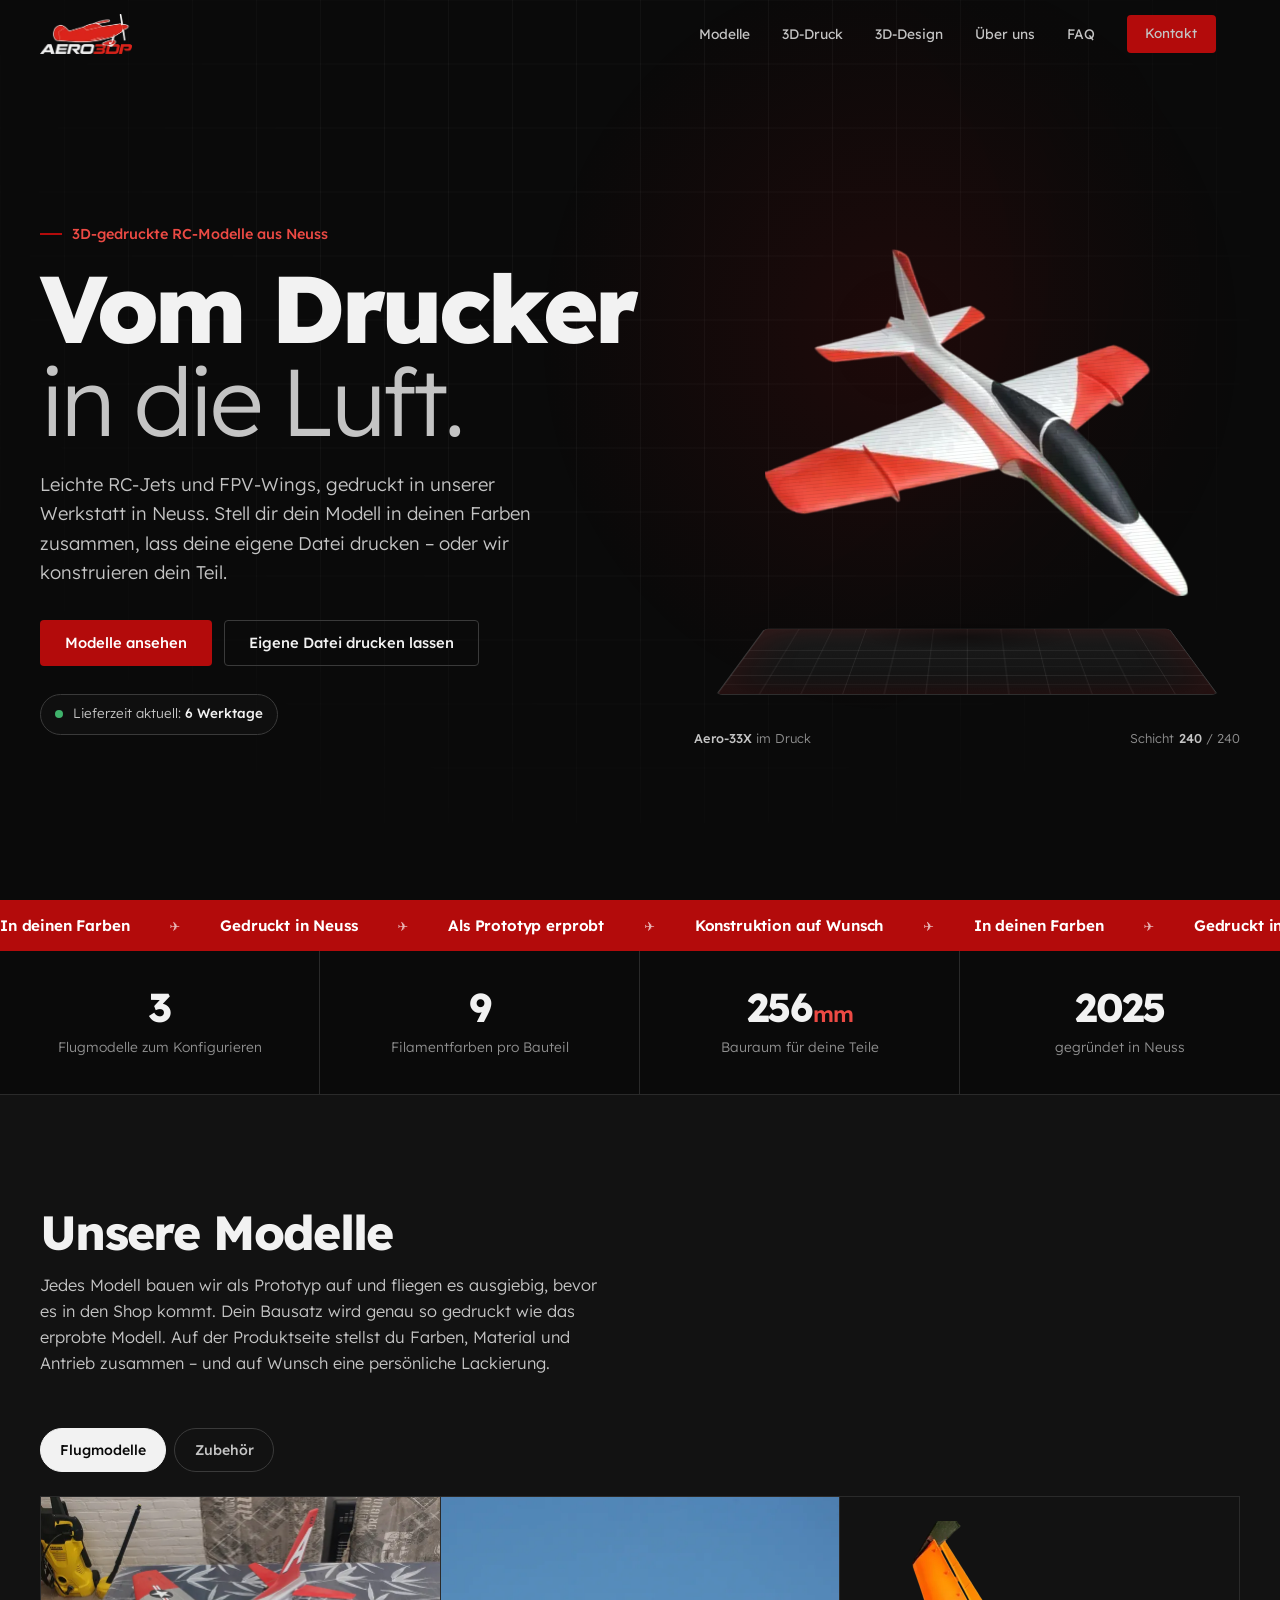
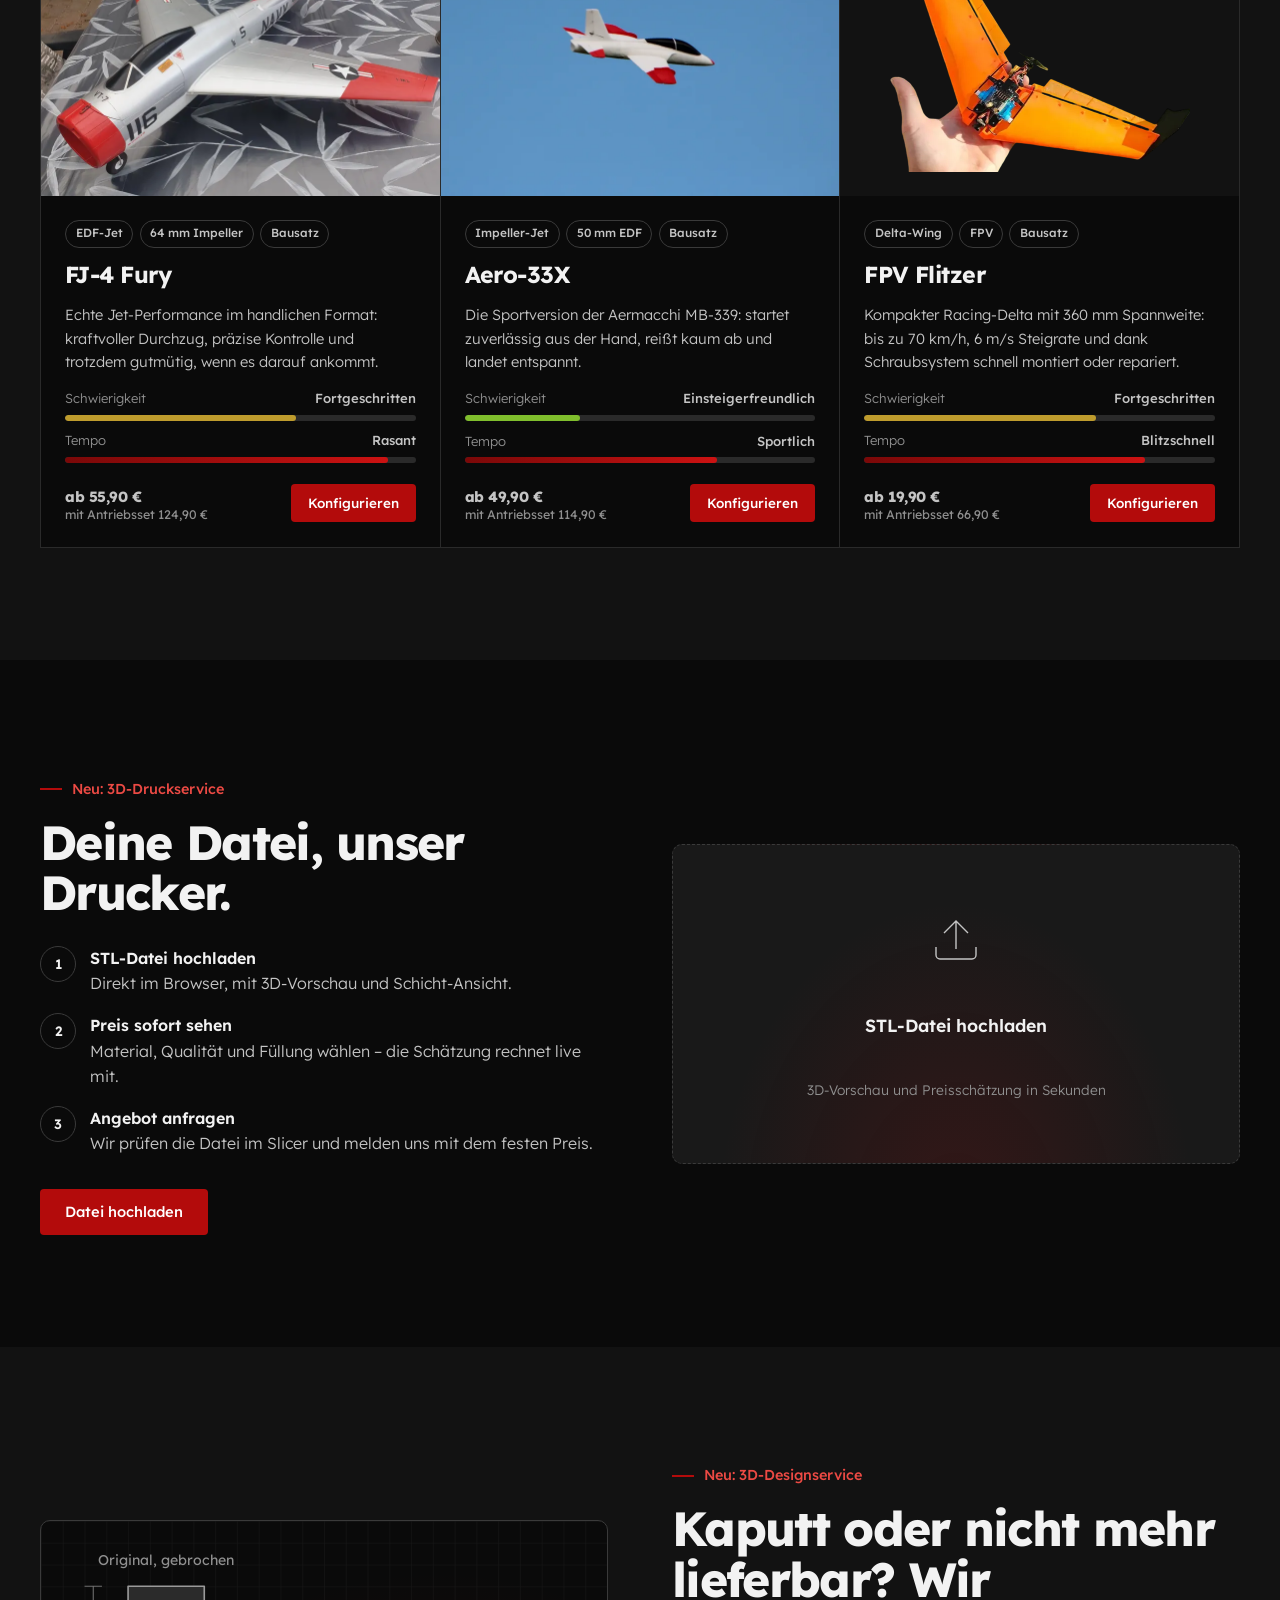
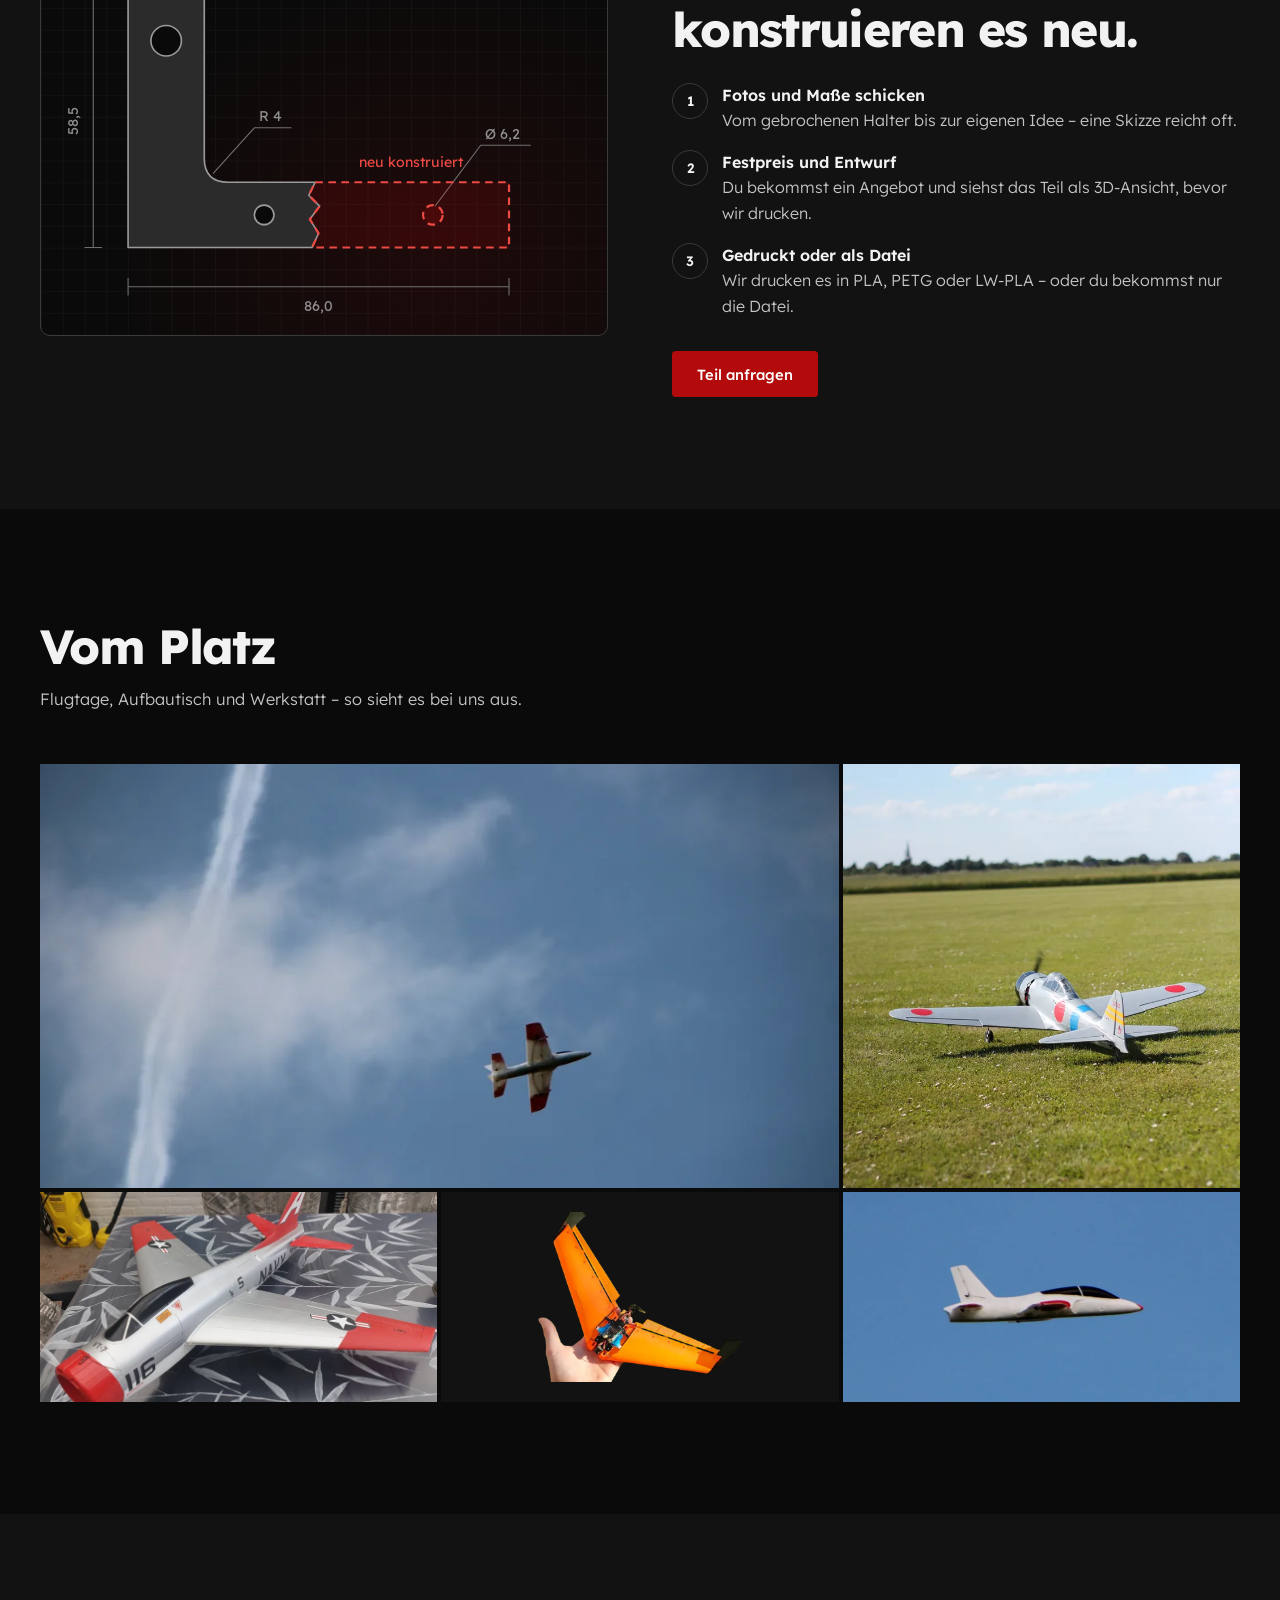
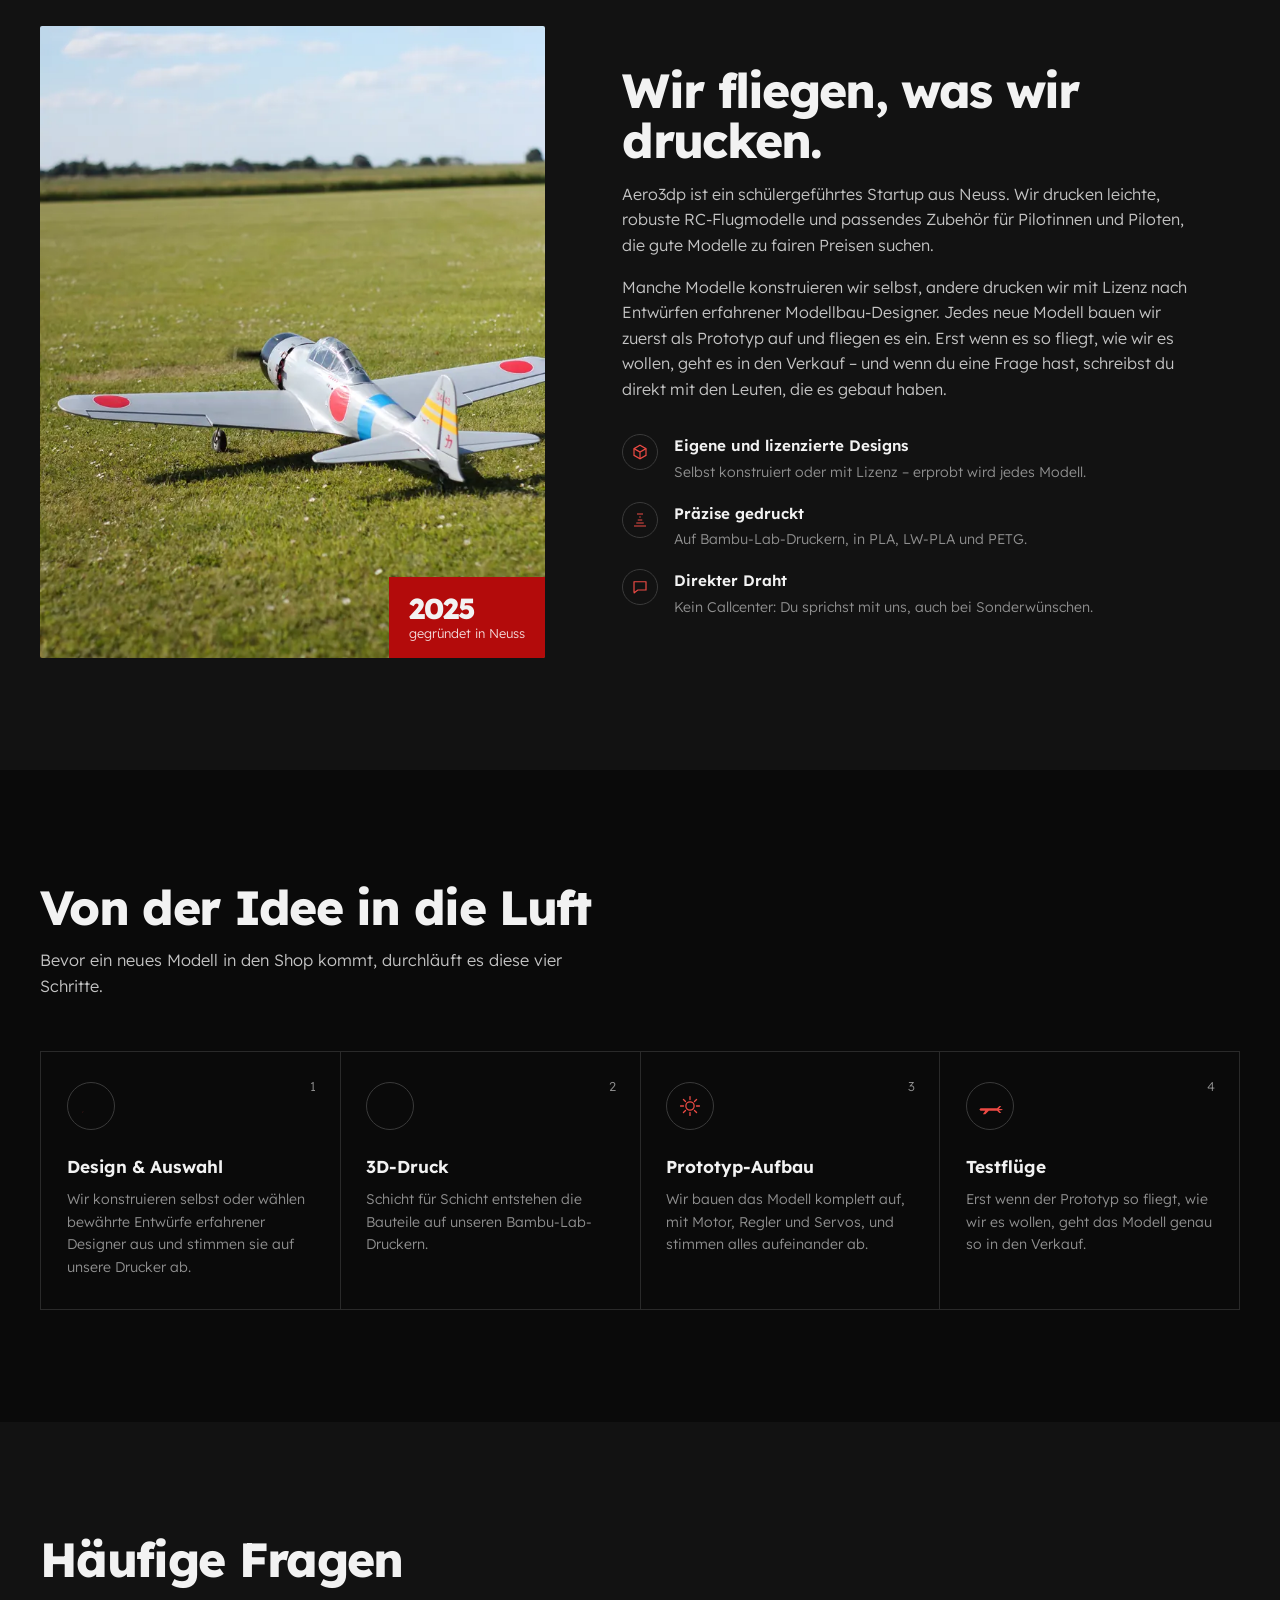
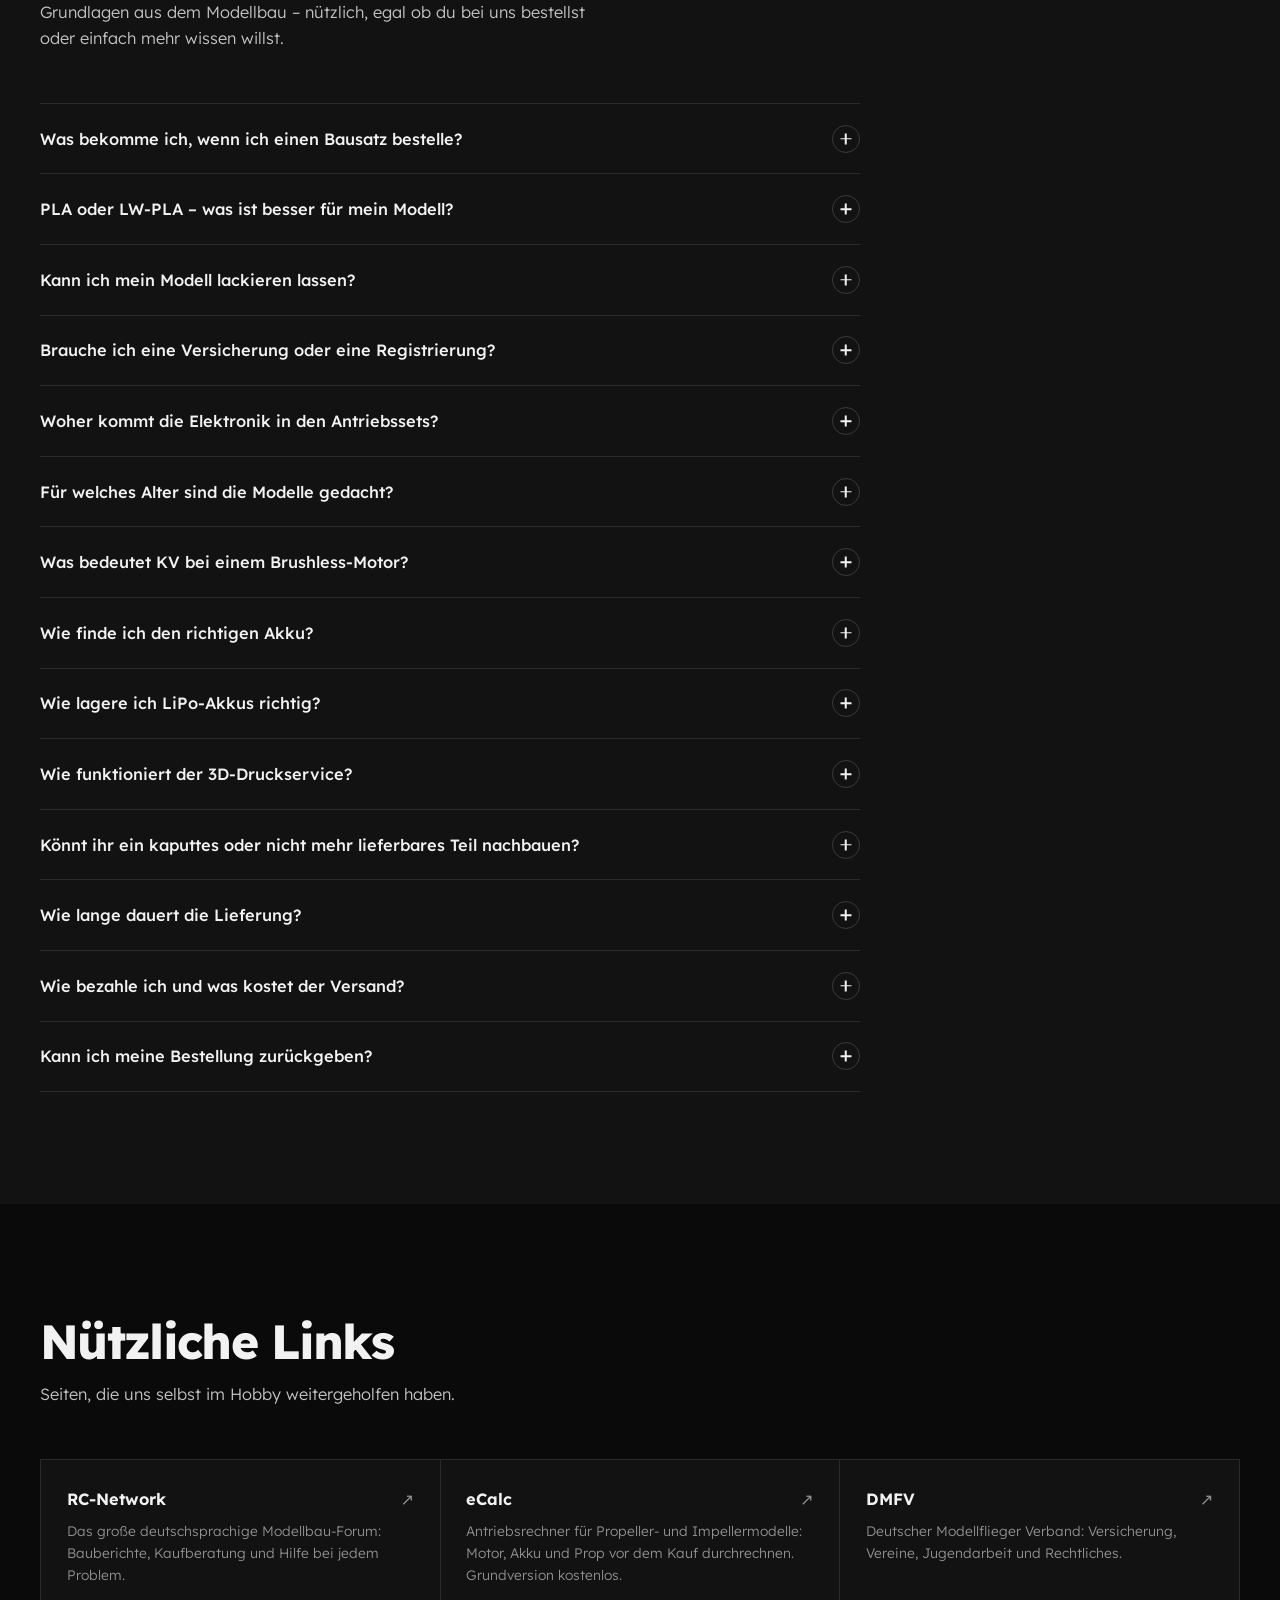
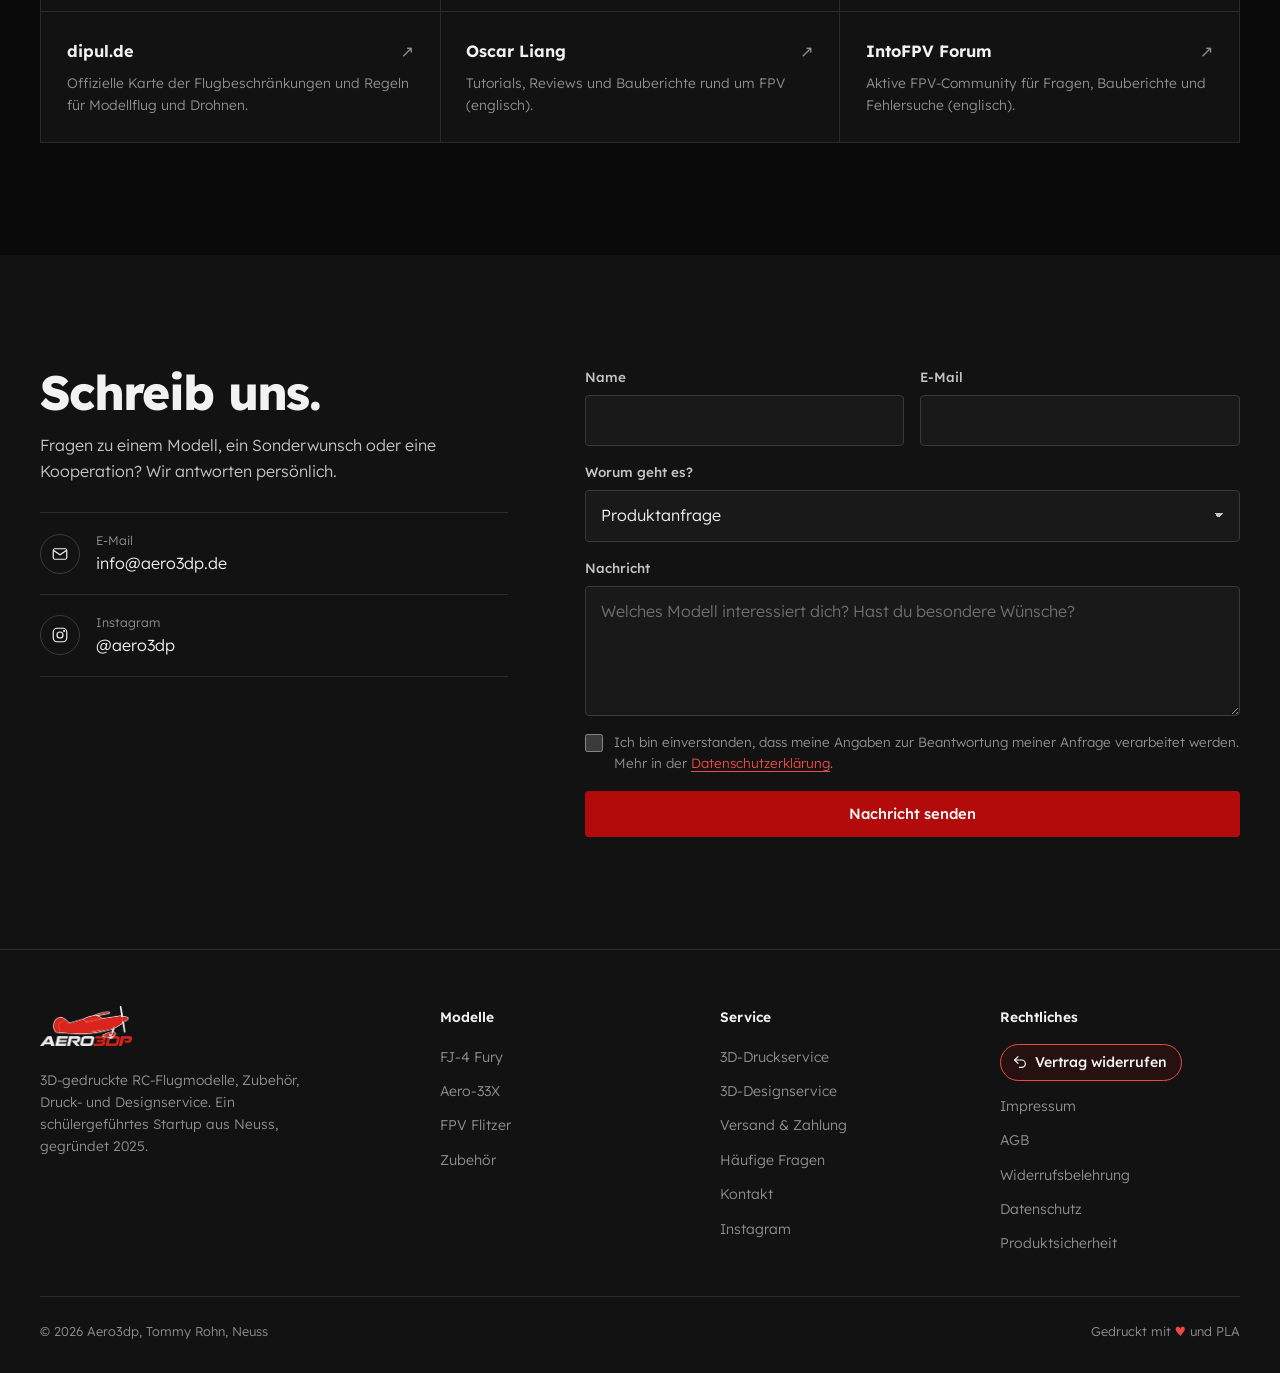
<file: index.html>
<!DOCTYPE html>
<html lang="de" class="no-js">
<head>
  <meta charset="UTF-8">
  <meta name="viewport" content="width=device-width, initial-scale=1, viewport-fit=cover">
  <title>Aero3dp – 3D-gedruckte RC-Flugmodelle aus Neuss</title>
  <meta name="description" content="RC-Jets und FPV-Wings aus dem 3D-Drucker: online konfigurieren, Farben und Material wählen oder eigene STL-Dateien drucken lassen. Aero3dp aus Neuss.">
  <meta name="robots" content="index, follow">
  <link rel="canonical" href="https://aero3dp.de/">
  <meta name="theme-color" content="#0a0a0a">
  <meta name="color-scheme" content="dark">
  <link rel="icon" href="favicon.ico" sizes="any">
  <link rel="icon" href="favicon-32.png" type="image/png" sizes="32x32">
  <link rel="apple-touch-icon" href="apple-touch-icon.png">
  <link rel="manifest" href="site.webmanifest">
  <link rel="preload" href="fonts/lexend-latin.woff2" as="font" type="font/woff2" crossorigin>
  <link rel="preload" href="bilder/aero-33x.webp" as="image">
  <script>document.documentElement.classList.add('js')</script>
  <link rel="stylesheet" href="styles.css?v=20261104">
  <meta property="og:type" content="website">
  <meta property="og:site_name" content="Aero3dp">
  <meta property="og:locale" content="de_DE">
  <meta property="og:title" content="Aero3dp – 3D-gedruckte RC-Flugmodelle aus Neuss">
  <meta property="og:description" content="RC-Jets und FPV-Wings aus dem 3D-Drucker: online konfigurieren, Farben und Material wählen oder eigene STL-Dateien drucken lassen. Aero3dp aus Neuss.">
  <meta property="og:url" content="https://aero3dp.de/">
  <meta property="og:image" content="https://aero3dp.de/bilder/og-aero3dp.jpg?v=20261104">
  <meta property="og:image:width" content="1200">
  <meta property="og:image:height" content="630">
  <meta property="og:image:alt" content="Aero3dp Logo">
  <meta name="twitter:card" content="summary_large_image">
  <script type="application/ld+json">{"@context":"https://schema.org","@type":"Organization","name":"Aero3dp","url":"https://aero3dp.de/","logo":"https://aero3dp.de/bilder/logo.png","email":"info@aero3dp.de","description":"Schülergeführtes Startup aus Neuss für 3D-gedruckte RC-Flugmodelle, Zubehör und 3D-Druck auf Anfrage.","address":{"@type":"PostalAddress","streetAddress":"Am Bettikumer Hof 21","postalCode":"41470","addressLocality":"Neuss","addressCountry":"DE"},"sameAs":["https://instagram.com/aero3dp"],"foundingDate":"2025"}</script>
  <script type="application/ld+json">{"@context":"https://schema.org","@type":"WebSite","name":"Aero3dp","url":"https://aero3dp.de/","inLanguage":"de-DE"}</script>
  <script type="application/ld+json">{"@context":"https://schema.org","@type":"FAQPage","mainEntity":[{"@type":"Question","name":"Was bekomme ich, wenn ich einen Bausatz bestelle?","acceptedAnswer":{"@type":"Answer","text":"Alle 3D-gedruckten Teile deines Modells, bei den Jets zusätzlich Holme und Kleinteile. Was genau dabei ist, steht auf jeder Produktseite unter „Lieferumfang“. Elektronik ist nur dabei, wenn du das Antriebsset dazu wählst."}},{"@type":"Question","name":"PLA oder LW-PLA – was ist besser für mein Modell?","acceptedAnswer":{"@type":"Answer","text":"PLA ist formstabil, robust und verzeiht beim Bauen viel. LW-PLA schäumt beim Drucken auf und wird dadurch deutlich leichter. Das spart Gewicht, das Modell fliegt langsamer und länger, ist aber etwas empfindlicher bei harten Landungen. Bei FJ-4 Fury und Aero-33X kannst du im Konfigurator wählen. LW-PLA kostet 10 € Aufpreis und ist bei uns nur in Weiß erhältlich, weil das aufgeschäumte Material in anderen Farben schwer zu bekommen ist. Die Oberfläche fällt etwas rauer aus als bei PLA. Farbe bekommst du über eine personalisierte Lackierung."}},{"@type":"Question","name":"Kann ich mein Modell lackieren lassen?","acceptedAnswer":{"@type":"Answer","text":"Ja. Die Grundfarben wählst du im Konfigurator, sie entstehen direkt beim Druck. Zusätzlich lackieren wir dein Modell auf Anfrage von Hand, zum Beispiel mit Scale-Look, Kennungen und Details wie bei der FJ-4 Fury auf unseren Fotos. Wähl im Konfigurator einfach „Personalisierte Lackierung“ und beschreib kurz deinen Wunsch. Den Preis nennen wir dir dann persönlich, weil er stark vom Aufwand abhängt."}},{"@type":"Question","name":"Brauche ich eine Versicherung oder eine Registrierung?","acceptedAnswer":{"@type":"Answer","text":"In Deutschland brauchst du für jedes Flugmodell eine Haftpflichtversicherung, die Modellflug ausdrücklich abdeckt – unabhängig vom Gewicht. Ab 250 g Startgewicht oder sobald eine Kamera an Bord ist (zum Beispiel beim FPV-Fliegen), musst du dich außerdem beim Luftfahrt-Bundesamt als Betreiber registrieren und deine ID gut sichtbar am Modell anbringen. Je nach Gewicht und Fluggelände kommt ein Kompetenznachweis dazu; im Verein gelten oft vereinfachte Regeln. Die Regeln ändern sich gelegentlich, prüf deshalb vor dem Erstflug die aktuellen Infos auf dipul.de oder frag beim DMFV nach."}},{"@type":"Question","name":"Woher kommt die Elektronik in den Antriebssets?","acceptedAnswer":{"@type":"Answer","text":"Motoren, Regler und Servos beziehen wir von Herstellern aus der EU. Alle Komponenten sind CE-gekennzeichnet und für den Verkauf in Deutschland zugelassen. LiPo-Akkus und FPV-Sender verkaufen wir bewusst nicht. Welche Akkus passen, steht bei jedem Modell in den technischen Daten."}},{"@type":"Question","name":"Für welches Alter sind die Modelle gedacht?","acceptedAnswer":{"@type":"Answer","text":"Unsere Bausätze sind Modellbau für Jugendliche ab 14 Jahren und Erwachsene, kein Spielzeug. Jugendliche unter 16 Jahren bauen und fliegen am besten zusammen mit einem Erwachsenen oder im Verein."}},{"@type":"Question","name":"Was bedeutet KV bei einem Brushless-Motor?","acceptedAnswer":{"@type":"Answer","text":"KV sagt, wie viele Umdrehungen pro Minute der Motor pro Volt ohne Last macht. Niedrige KV-Werte drehen langsamer mit mehr Drehmoment und passen zu großen Propellern, hohe KV-Werte drehen schnell und passen zu kleinen Propellern oder Impellern."}},{"@type":"Question","name":"Wie finde ich den richtigen Akku?","acceptedAnswer":{"@type":"Answer","text":"Achte auf Zellenzahl (S, zum Beispiel 4S), Kapazität (mAh) und Entladerate (C). Mehr Kapazität heißt längere Flugzeit, aber auch mehr Gewicht. Die passende Empfehlung steht bei jedem Modell in den technischen Daten."}},{"@type":"Question","name":"Wie lagere ich LiPo-Akkus richtig?","acceptedAnswer":{"@type":"Answer","text":"Nie komplett leer fliegen und nicht dauerhaft voll lagern. Für Pausen über ein paar Tage den Storage-Modus deines Ladegeräts nutzen (etwa 3,8 V pro Zelle). Immer mit einem LiPo-Ladegerät und nie unbeaufsichtigt laden."}},{"@type":"Question","name":"Wie funktioniert der 3D-Druckservice?","acceptedAnswer":{"@type":"Answer","text":"Du lädst eine STL-Datei hoch, wählst Material, Qualität und Füllung und siehst sofort eine Preisschätzung. Mit „Angebot anfragen“ schickst du uns die Datei. Wir prüfen sie im Slicer und melden uns mit einem verbindlichen Angebot."}},{"@type":"Question","name":"Könnt ihr ein kaputtes oder nicht mehr lieferbares Teil nachbauen?","acceptedAnswer":{"@type":"Answer","text":"Oft ja. Mit unserem 3D-Designservice konstruieren wir Teile nach Fotos, Maßen oder einer Skizze neu und drucken sie für dich – oder du bekommst nur die Datei. Vorher bekommst du ein festes Angebot und einen Entwurf zur Freigabe."}},{"@type":"Question","name":"Wie lange dauert die Lieferung?","acceptedAnswer":{"@type":"Answer","text":"Die aktuelle Lieferzeit steht oben auf der Startseite, bei jedem Modell und in der Kasse. Sie zählt ab Zahlungseingang, denn jeder Bausatz wird für dich gedruckt. Wir verschicken mit DHL und schicken dir die Sendungsnummer per E-Mail."}},{"@type":"Question","name":"Wie bezahle ich und was kostet der Versand?","acceptedAnswer":{"@type":"Answer","text":"Du bezahlst per Vorkasse mit Überweisung. Die Bankverbindung bekommst du direkt nach der Bestellung – mit vielen Banking-Apps kannst du einfach den QR-Code scannen. Der Versand innerhalb Deutschlands kostet 6,90 €, ab 100 € Warenwert ist er kostenlos. Ins Ausland liefern wir derzeit nicht."}},{"@type":"Question","name":"Kann ich meine Bestellung zurückgeben?","acceptedAnswer":{"@type":"Answer","text":"Ja. Bausätze und Zubehör aus dem Shop kannst du innerhalb von 14 Tagen nach Erhalt ohne Angabe von Gründen widerrufen – am schnellsten über „Vertrag widerrufen“ unten auf jeder Seite. Ausgenommen sind Teile, die wir nach deinen Vorgaben anfertigen, zum Beispiel Druckaufträge nach deiner Datei oder personalisierte Lackierungen. Alle Details stehen in der Widerrufsbelehrung."}}]}</script>
</head>
<body>
<a class="skip" href="#inhalt">Zum Inhalt springen</a>
<div class="altimeter" aria-hidden="true"><div class="altimeter-fill" id="altimeterFill"></div></div>
<button id="backToTop" type="button" aria-label="Nach oben scrollen"><svg viewBox="0 0 24 24" aria-hidden="true"><path d="M12 19V5M5 12l7-7 7 7"/></svg></button>
<nav id="nav" aria-label="Hauptnavigation">
  <a href="#top" class="logo" aria-label="Aero3dp Startseite"><img src="bilder/logo-hell-200.webp" srcset="bilder/logo-hell-200.webp 200w, bilder/logo-hell.webp 640w" sizes="100px" alt="Aero3dp" width="640" height="278"></a>
  <ul class="nav-links" id="navLinks">
    <li><a href="#produkte">Modelle</a></li>
    <li><a href="druckservice.html">3D-Druck</a></li>
    <li><a href="designservice.html">3D-Design</a></li>
    <li><a href="#ueber-uns">Über uns</a></li>
    <li><a href="#faq">FAQ</a></li>
    <li><a href="#kontakt" class="btn">Kontakt</a></li>
  </ul>
  <div class="nav-aktionen">
    <button class="korb-knopf" id="korbKnopf" type="button" aria-label="Warenkorb öffnen" aria-haspopup="dialog" hidden><svg viewBox="0 0 24 24" aria-hidden="true"><path d="M2.5 4h2.4l2.2 10.6a1.6 1.6 0 0 0 1.6 1.3h8.7a1.6 1.6 0 0 0 1.6-1.2L21 8H5.9"/><circle cx="9.6" cy="19.6" r="1.4"/><circle cx="17.2" cy="19.6" r="1.4"/></svg><span class="korb-zahl" hidden>0</span></button>
    <button class="burger" id="burger" type="button" aria-label="Menü öffnen" aria-expanded="false" aria-controls="navLinks"><span></span><span></span><span></span></button>
  </div>
</nav>

<main id="inhalt">

<header class="hero" id="top">
  <div class="hero-raster" data-parallax="0.15" aria-hidden="true"></div>
  <div class="hero-text">
    <p class="kicker">3D-gedruckte RC-Modelle aus Neuss</p>
    <h1>Vom Drucker <span class="zeile2">in die Luft.</span></h1>
    <p class="lead">Leichte RC-Jets und FPV-Wings, gedruckt in unserer Werkstatt in Neuss. Stell dir dein Modell in deinen Farben zusammen, lass deine eigene Datei drucken – oder wir konstruieren dein Teil.</p>
    <div class="hero-btns">
      <a class="btn magnet" href="#produkte">Modelle ansehen</a>
      <a class="btn btn-ghost magnet" href="druckservice.html">Eigene Datei drucken lassen</a>
    </div>
    <p class="werkstatt-pill" data-werkstatt><span class="live" aria-hidden="true"></span><span>Lieferzeit aktuell: <strong data-lieferzeit>6 Werktage</strong></span></p>
  </div>
  <div class="druckbuehne" id="druckbuehne" data-schichten="240" tabindex="0" role="button"
       aria-label="Animation neu starten: Die Aero-33X entsteht Schicht für Schicht im 3D-Drucker">
    <div class="druck-bett" aria-hidden="true"></div>
    <div class="druck-schatten" aria-hidden="true"></div>
    <div class="druck-objekt" aria-hidden="true">
      <div class="druck-fenster"><div class="druck-inhalt">
        <img src="bilder/aero-33x.webp" alt="" width="497" height="449" fetchpriority="high" decoding="async">
        <img class="druck-schichten" src="bilder/aero-33x-schichten.webp" alt="" width="497" height="449" decoding="async">
      </div></div>
    </div>
    <div class="druck-duese" aria-hidden="true"><b><i></i></b></div>
    <div class="druck-info" aria-hidden="true"><span><b>Aero-33X</b> im Druck</span><span class="zahl">Schicht <b data-schicht>0</b> / 240</span></div>
  </div>
</header>

<div class="marquee" aria-hidden="true"><div class="marquee-track">
  <span>In deinen Farben</span><span>Gedruckt in Neuss</span><span>Als Prototyp erprobt</span><span>Konstruktion auf Wunsch</span>
  <span>In deinen Farben</span><span>Gedruckt in Neuss</span><span>Als Prototyp erprobt</span><span>Konstruktion auf Wunsch</span>
</div></div>

<section class="stats" aria-label="Aero3dp in Zahlen">
  <div class="stat"><div class="stat-val"><span data-zaehler="3">3</span></div><div class="stat-lbl">Flugmodelle zum Konfigurieren</div></div>
  <div class="stat"><div class="stat-val"><span data-zaehler="9">9</span></div><div class="stat-lbl">Filamentfarben pro Bauteil</div></div>
  <div class="stat"><div class="stat-val"><span data-zaehler="256">256</span><small>mm</small></div><div class="stat-lbl">Bauraum für deine Teile</div></div>
  <div class="stat"><div class="stat-val">2025</div><div class="stat-lbl">gegründet in Neuss</div></div>
</section>

<section class="sec sec-alt" id="produkte" aria-labelledby="produkte-titel">
  <div class="sec-head reveal">
    <h2 id="produkte-titel">Unsere Modelle</h2>
    <p>Jedes Modell bauen wir als Prototyp auf und fliegen es ausgiebig, bevor es in den Shop kommt. Dein Bausatz wird genau so gedruckt wie das erprobte Modell. Auf der Produktseite stellst du Farben, Material und Antrieb zusammen – und auf Wunsch eine persönliche Lackierung.</p>
  </div>
  <div class="tabs" role="tablist" aria-label="Produktkategorie">
    <button class="tab" role="tab" id="tab-modelle" aria-controls="panel-modelle" aria-selected="true">Flugmodelle</button>
    <button class="tab" role="tab" id="tab-zubehoer" aria-controls="panel-zubehoer" aria-selected="false" tabindex="-1">Zubehör</button>
  </div>
  <div class="tabpanel" id="panel-modelle" role="tabpanel" aria-labelledby="tab-modelle">
    <div class="produkte">
      <article class="pcard">
        <div class="pcard-bild"><img src="bilder/fj4-fury-800.webp" srcset="bilder/fj4-fury-800.webp 800w, bilder/fj4-fury-1600.webp 1600w" sizes="(max-width: 700px) 100vw, 420px" alt="FJ-4 Fury mit personalisierter Navy-Lackierung auf dem Aufbautisch" width="800" height="600" loading="lazy"></div>
        <div class="pcard-body">
          <ul class="chips"><li>EDF-Jet</li><li>64 mm Impeller</li><li>Bausatz</li></ul>
          <h3><a href="fj4-fury.html">FJ-4 Fury</a></h3>
          <p>Echte Jet-Performance im handlichen Format: kraftvoller Durchzug, präzise Kontrolle und trotzdem gutmütig, wenn es darauf ankommt.</p>
          <div><dl class="meter"><dt>Schwierigkeit</dt><dd>Fortgeschritten</dd><dd class="bar" aria-hidden="true"><div class="fill schwierigkeit" data-wert="66"></div></dd></dl><dl class="meter"><dt>Tempo</dt><dd>Rasant</dd><dd class="bar" aria-hidden="true"><div class="fill tempo" data-wert="92"></div></dd></dl></div>
          <div class="pcard-fuss">
            <p class="preis">ab 55,90 €<small>mit Antriebsset 124,90 €</small></p>
            <a class="btn btn-small" href="fj4-fury.html#konfigurator" tabindex="-1" aria-hidden="true">Konfigurieren</a>
          </div>
        </div>
      </article>
      <article class="pcard">
        <div class="pcard-bild"><img src="bilder/aero-33x-flug-800.webp" srcset="bilder/aero-33x-flug-800.webp 800w, bilder/aero-33x-flug-1600.webp 1600w" sizes="(max-width: 700px) 100vw, 420px" alt="Aero-33X in Weiß-Rot im Flug vor blauem Himmel" width="800" height="600" loading="lazy"></div>
        <div class="pcard-body">
          <ul class="chips"><li>Impeller-Jet</li><li>50 mm EDF</li><li>Bausatz</li></ul>
          <h3><a href="aero-33x.html">Aero-33X</a></h3>
          <p>Die Sportversion der Aermacchi MB-339: startet zuverlässig aus der Hand, reißt kaum ab und landet entspannt.</p>
          <div><dl class="meter"><dt>Schwierigkeit</dt><dd>Einsteigerfreundlich</dd><dd class="bar" aria-hidden="true"><div class="fill schwierigkeit" data-wert="33"></div></dd></dl><dl class="meter"><dt>Tempo</dt><dd>Sportlich</dd><dd class="bar" aria-hidden="true"><div class="fill tempo" data-wert="72"></div></dd></dl></div>
          <div class="pcard-fuss">
            <p class="preis">ab 49,90 €<small>mit Antriebsset 114,90 €</small></p>
            <a class="btn btn-small" href="aero-33x.html#konfigurator" tabindex="-1" aria-hidden="true">Konfigurieren</a>
          </div>
        </div>
      </article>
      <article class="pcard">
        <div class="pcard-bild"><img class="freigestellt" src="bilder/fpv-flitzer-600.webp" alt="FPV Flitzer in Orange auf der Hand" width="600" height="502" loading="lazy"></div>
        <div class="pcard-body">
          <ul class="chips"><li>Delta-Wing</li><li>FPV</li><li>Bausatz</li></ul>
          <h3><a href="fpv-flitzer.html">FPV Flitzer</a></h3>
          <p>Kompakter Racing-Delta mit 360 mm Spannweite: bis zu 70 km/h, 6 m/s Steigrate und dank Schraubsystem schnell montiert oder repariert.</p>
          <div><dl class="meter"><dt>Schwierigkeit</dt><dd>Fortgeschritten</dd><dd class="bar" aria-hidden="true"><div class="fill schwierigkeit" data-wert="66"></div></dd></dl><dl class="meter"><dt>Tempo</dt><dd>Blitzschnell</dd><dd class="bar" aria-hidden="true"><div class="fill tempo" data-wert="80"></div></dd></dl></div>
          <div class="pcard-fuss">
            <p class="preis">ab 19,90 €<small>mit Antriebsset 66,90 €</small></p>
            <a class="btn btn-small" href="fpv-flitzer.html#konfigurator" tabindex="-1" aria-hidden="true">Konfigurieren</a>
          </div>
        </div>
      </article>
    </div>
  </div>
  <div class="tabpanel" id="panel-zubehoer" role="tabpanel" aria-labelledby="tab-zubehoer" hidden>
    <div class="produkte">
      <article class="pcard">
        <div class="pcard-bild"><img src="bilder/antriebsset-2212-800.webp" alt="Antriebsset mit Motor, Regler, zwei Servos und Propellern" loading="lazy"></div>
        <div class="pcard-body">
          <ul class="chips"><li>Antrieb</li><li>2–3S LiPo</li></ul>
          <h3>Brushless-Antriebsset 2212</h3>
          <p>Motor 2212 mit 1400 KV, 40-A-Regler und zwei 9-g-Servos – abgestimmt für leichte Jets, Trainer, Nurflügler und Elektrosegler.</p><p class="hinweis">Alle Komponenten stammen von Herstellern aus der EU und sind CE-gekennzeichnet.</p><details class="pcard-sicher"><summary>Produktsicherheit</summary><div class="sicherheit klein">
        <dl class="sicherheit-daten">
          <div><dt>Hersteller</dt><dd>Angaben zum Hersteller auf Anfrage an <a class="textlink" href="mailto:info@aero3dp.de">info@aero3dp.de</a></dd></div>
          <div><dt>Produktkennung</dt><dd>Brushless-Antriebsset 2212</dd></div>
        </dl>
        <div class="sicherheit-warnungen"><h3>Warn- und Sicherheitshinweise</h3><ul><li>Kein Spielzeug. Nicht geeignet für Kinder unter 14 Jahren.</li><li>Drehende Propeller können schwere Verletzungen verursachen. Akku erst anschließen, wenn der Sender eingeschaltet und das Gas auf null ist.</li><li>Nur mit passendem LiPo-Akku (2–3S) betreiben, Akku verkaufen wir nicht. Regler nicht abdecken, er wird im Betrieb warm.</li></ul></div>
        <div class="entsorgung"><svg class="tonne" viewBox="0 0 40 48" aria-hidden="true" fill="none" stroke="currentColor" stroke-width="2.4" stroke-linejoin="round"><path d="M10 12h20l-2 26H12z"/><path d="M8 12h24M16 8h8v4"/><circle cx="14" cy="41" r="2.5"/><circle cx="27" cy="41" r="2.5"/><path d="M5 6l30 36M35 6L5 42" stroke-width="2.6"/><path d="M6 46h28" stroke-width="3.2"/></svg><p>Elektrische Bauteile wie Motor, Regler und Servos gehören nicht in den Hausmüll. Das Symbol der durchgestrichenen Mülltonne bedeutet: Altgeräte getrennt sammeln. Du kannst sie kostenlos bei den Sammelstellen deiner Stadt oder Gemeinde (Wertstoffhof) abgeben. Akkus und Batterien vorher entnehmen und getrennt entsorgen.</p></div>
      </div></details>
          <div class="pcard-fuss">
            <p class="preis">24,90 €<small>Endpreis, zzgl. <a class="textlink" href="versand.html">Versand</a></small></p>
            <div class="pcard-knoepfe"><button class="btn btn-small" type="button" data-in-warenkorb="ANT-2212" hidden>In den Warenkorb</button><a class="btn btn-small btn-ghost" href="?produkt=Antriebsset%202212#kontakt" data-anfrage-link>Anfragen</a></div>
          </div>
        </div>
      </article>
      <article class="pcard">
        <div class="pcard-bild"><img class="freigestellt" src="bilder/carbon-rundstab.webp" alt="Bündel Carbon-Rundstäbe" loading="lazy"></div>
        <div class="pcard-body">
          <ul class="chips"><li>CFK</li><li>1 mm</li></ul>
          <h3>Carbon-Rundstab 1 × 500 mm</h3>
          <p>Kohlefaser-Rundstab mit 1 mm Durchmesser und 500 mm Länge – für Verstärkungen, Anlenkungen und eigene Projekte.</p><p class="hinweis">Wird derzeit direkt vom Hersteller verschickt, daher etwas längere Lieferzeit.</p><details class="pcard-sicher"><summary>Produktsicherheit</summary><div class="sicherheit klein">
        <dl class="sicherheit-daten">
          <div><dt>Hersteller</dt><dd>Angaben zum Hersteller auf Anfrage an <a class="textlink" href="mailto:info@aero3dp.de">info@aero3dp.de</a></dd></div>
          <div><dt>Produktkennung</dt><dd>Carbon-Rundstab 1 × 500 mm</dd></div>
        </dl>
        <div class="sicherheit-warnungen"><h3>Warn- und Sicherheitshinweise</h3><ul><li>Beim Kürzen oder Schleifen entstehen feine Kohlefaserstäube und Splitter: Handschuhe, Schutzbrille und Staubmaske tragen.</li><li>Kohlefaser leitet Strom. Nicht in die Nähe von Stromleitungen bringen.</li></ul></div>
        
      </div></details>
          <div class="pcard-fuss">
            <p class="preis">Auf Anfrage</p>
            <div class="pcard-knoepfe"><a class="btn btn-small btn-ghost" href="?produkt=Carbon-Rundstab%201%20%C3%97%20500%20mm#kontakt">Anfragen</a></div>
          </div>
        </div>
      </article>
      <article class="pcard">
        <div class="pcard-bild"><div class="illustration"><svg viewBox="0 0 120 120" aria-hidden="true" fill="none" stroke="#c4c4c4" stroke-width="2">
  <circle cx="60" cy="60" r="50"/><circle cx="60" cy="60" r="38" stroke="#5c6067"/><circle cx="60" cy="60" r="9"/>
  <circle cx="60" cy="60" r="3" fill="#c4c4c4"/>
  <path d="M60 22v29M60 69v29M22 60h29M69 60h29M33 33l20.6 20.6M66.4 66.4 87 87M87 33 66.4 53.6M53.6 66.4 33 87" stroke="#5c6067"/>
  <path d="M60 10a50 50 0 0 1 43 25" stroke="#ec4a44" stroke-width="3"/>
</svg></div></div>
        <div class="pcard-body">
          <ul class="chips"><li>Fahrwerk</li><li>Schaumstoff-Lauffläche</li></ul>
          <h3>Aero3dp Leichträder</h3>
          <p>Leichte Kunststoffräder mit etwas festerer Schaumstoff-Lauffläche – für Start und Landung auf Wiese, Graspiste oder Asphalt.</p><details class="pcard-sicher"><summary>Produktsicherheit</summary><div class="sicherheit klein">
        <dl class="sicherheit-daten">
          <div><dt>Hersteller</dt><dd>Angaben zum Hersteller auf Anfrage an <a class="textlink" href="mailto:info@aero3dp.de">info@aero3dp.de</a></dd></div>
          <div><dt>Produktkennung</dt><dd>Aero3dp Leichträder</dd></div>
        </dl>
        <div class="sicherheit-warnungen"><h3>Warn- und Sicherheitshinweise</h3><ul><li>Enthält verschluckbare Kleinteile. Von Kleinkindern fernhalten.</li><li>Kein Spielzeug.</li></ul></div>
        
      </div></details>
          <div class="pcard-fuss">
            <p class="preis">ab 4,00 €</p>
            <div class="pcard-knoepfe"><a class="btn btn-small btn-ghost" href="?produkt=Aero3dp%20Leichtr%C3%A4der#kontakt">Anfragen</a></div>
          </div>
        </div>
      </article>
    </div>
  </div>
</section>

<section class="sec" id="druckservice" aria-labelledby="druck-titel">
  <div class="teaser">
    <div class="reveal">
      <p class="kicker">Neu: 3D-Druckservice</p>
      <h2 class="h2" id="druck-titel">Deine Datei, unser Drucker.</h2>
      <ol class="teaser-schritte">
        <li><span><strong>STL-Datei hochladen</strong>Direkt im Browser, mit 3D-Vorschau und Schicht-Ansicht.</span></li>
        <li><span><strong>Preis sofort sehen</strong>Material, Qualität und Füllung wählen – die Schätzung rechnet live mit.</span></li>
        <li><span><strong>Angebot anfragen</strong>Wir prüfen die Datei im Slicer und melden uns mit dem festen Preis.</span></li>
      </ol>
      <a class="btn magnet" href="druckservice.html">Datei hochladen</a>
    </div>
    <a class="teaser-karte reveal" href="druckservice.html" aria-label="Zum 3D-Druckservice">
      <svg viewBox="0 0 64 64" aria-hidden="true"><path d="M32 42V14M20 26l12-12 12 12"/><path d="M12 40v8a4 4 0 0 0 4 4h32a4 4 0 0 0 4-4v-8"/></svg>
      <b>STL-Datei hochladen</b>
      <span>3D-Vorschau und Preisschätzung in Sekunden</span>
    </a>
  </div>
</section>

<section class="sec sec-alt" id="designservice" aria-labelledby="design-titel">
  <div class="teaser umgekehrt">
    <a class="rekon-karte reveal" href="designservice.html" aria-label="Zum 3D-Designservice"><svg class="rekon" viewBox="0 0 520 380" role="img" aria-labelledby="rekon-titel">
  <title id="rekon-titel">Bauplan: Ein gebrochener Winkelhalter wird im CAD vermessen und rot ergänzt</title>
  <defs>
    <pattern id="rekon-raster" width="20" height="20" patternUnits="userSpaceOnUse"><path d="M20 0H0V20" fill="none" stroke="rgba(255,255,255,.05)"/></pattern>
    <clipPath id="rekon-clip"><rect class="rekon-wisch" x="240" y="200" width="240" height="120"/></clipPath>
  </defs>
  <rect width="520" height="380" fill="url(#rekon-raster)"/>
  <g class="rekon-mass" aria-hidden="true">
    <path d="M80 336H430M80 328v16M430 328v16"/><text x="255" y="358" text-anchor="middle">86,0</text>
    <path d="M48 60V300M40 60h16M40 300h16"/><text x="34" y="184" text-anchor="middle" transform="rotate(-90 34 184)">58,5</text>
    <path d="M362 262 404 206h46"/><text x="408" y="200">Ø 6,2</text>
    <path d="M158 232 196 190h34"/><text x="200" y="184">R 4</text>
  </g>
  <path class="rekon-alt" d="M80 60H150V218Q150 240 172 240H252L246 252 256 262 247 274 255 287 249 300H80Z"/>
  <circle class="rekon-loch" cx="115" cy="110" r="14"/><circle class="rekon-loch" cx="205" cy="270" r="9"/>
  <g clip-path="url(#rekon-clip)">
    <path class="rekon-neu" d="M252 240H430V300H249L255 287 247 274 256 262 246 252Z"/>
    <circle class="rekon-neu" cx="360" cy="270" r="9"/>
  </g>
  <text class="rekon-label" x="115" y="40" text-anchor="middle">Original, gebrochen</text>
  <text class="rekon-label rot" x="340" y="226" text-anchor="middle">neu konstruiert</text>
</svg></a>
    <div class="reveal">
      <p class="kicker">Neu: 3D-Designservice</p>
      <h2 class="h2" id="design-titel">Kaputt oder nicht mehr lieferbar? Wir konstruieren es neu.</h2>
      <ol class="teaser-schritte">
        <li><span><strong>Fotos und Maße schicken</strong>Vom gebrochenen Halter bis zur eigenen Idee – eine Skizze reicht oft.</span></li>
        <li><span><strong>Festpreis und Entwurf</strong>Du bekommst ein Angebot und siehst das Teil als 3D-Ansicht, bevor wir drucken.</span></li>
        <li><span><strong>Gedruckt oder als Datei</strong>Wir drucken es in PLA, PETG oder LW-PLA – oder du bekommst nur die Datei.</span></li>
      </ol>
      <a class="btn magnet" href="designservice.html">Teil anfragen</a>
    </div>
  </div>
</section>

<section class="sec" id="galerie" aria-labelledby="galerie-titel">
  <div class="sec-head reveal">
    <h2 id="galerie-titel">Vom Platz</h2>
    <p>Flugtage, Aufbautisch und Werkstatt – so sieht es bei uns aus.</p>
  </div>
  <div class="galerie">
    <figure class="g-gross"><img src="bilder/flug-33x-kondensstreifen-900.webp" srcset="bilder/flug-33x-kondensstreifen-900.webp 900w, bilder/flug-33x-kondensstreifen-1800.webp 1800w" sizes="(max-width: 640px) 100vw, 66vw" alt="Aero-33X von unten im Kurvenflug, daneben ein Kondensstreifen" width="900" height="600" loading="lazy"><figcaption>Aero-33X über dem Platz</figcaption></figure>
    <figure class="g-hoch"><img src="bilder/flugfeld-start-700.webp" srcset="bilder/flugfeld-start-700.webp 700w, bilder/flugfeld-start-1200.webp 1200w" sizes="(max-width: 640px) 50vw, 33vw" alt="Modell startklar auf der Graspiste" width="700" height="1050" loading="lazy"><figcaption>Startklar auf der Graspiste</figcaption></figure>
    <figure class="g-klein"><img src="bilder/fj4-fury-800.webp" alt="FJ-4 Fury mit personalisierter Lackierung auf dem Aufbautisch" width="800" height="600" loading="lazy"><figcaption>FJ-4 Fury mit personalisierter Lackierung</figcaption></figure>
    <figure class="g-klein"><img class="freigestellt" src="bilder/fpv-flitzer-600.webp" alt="FPV Flitzer auf der Hand" width="600" height="502" loading="lazy"><figcaption>FPV Flitzer</figcaption></figure>
    <figure class="g-klein"><img src="bilder/aero-33x-profil-800.webp" alt="Aero-33X im Vorbeiflug von der Seite" width="800" height="600" loading="lazy"><figcaption>Aero-33X im Vorbeiflug</figcaption></figure>
  </div>
</section>

<section class="sec sec-alt" id="ueber-uns" aria-labelledby="ueber-titel">
  <div class="about">
    <div class="about-bild reveal">
      <img src="bilder/flugfeld-heck-700.webp" srcset="bilder/flugfeld-heck-700.webp 700w, bilder/flugfeld-heck-1200.webp 1200w" sizes="(max-width: 960px) 100vw, 40vw" alt="Modell auf dem Flugplatz, von hinten fotografiert" width="700" height="1050" loading="lazy">
      <div class="about-badge"><b>2025</b><span>gegründet in Neuss</span></div>
    </div>
    <div class="about-text reveal">
      <h2 class="h2" id="ueber-titel">Wir fliegen, was wir drucken.</h2>
      <p>Aero3dp ist ein schülergeführtes Startup aus Neuss. Wir drucken leichte, robuste RC-Flugmodelle und passendes Zubehör für Pilotinnen und Piloten, die gute Modelle zu fairen Preisen suchen.</p>
      <p>Manche Modelle konstruieren wir selbst, andere drucken wir mit Lizenz nach Entwürfen erfahrener Modellbau-Designer. Jedes neue Modell bauen wir zuerst als Prototyp auf und fliegen es ein. Erst wenn es so fliegt, wie wir es wollen, geht es in den Verkauf – und wenn du eine Frage hast, schreibst du direkt mit den Leuten, die es gebaut haben.</p>
      <ul class="about-liste">
        <li><svg viewBox="0 0 24 24" aria-hidden="true"><path d="m12 3 8 4.5v9L12 21l-8-4.5v-9Z"/><path d="m4 7.5 8 4.5 8-4.5M12 12v9"/></svg><div><strong>Eigene und lizenzierte Designs</strong><span>Selbst konstruiert oder mit Lizenz – erprobt wird jedes Modell.</span></div></li>
        <li><svg viewBox="0 0 24 24" aria-hidden="true"><path d="M4 20h16M7 16h10M9 12h6M11 8h2"/><path d="M8 4h8"/></svg><div><strong>Präzise gedruckt</strong><span>Auf Bambu-Lab-Druckern, in PLA, LW-PLA und PETG.</span></div></li>
        <li><svg viewBox="0 0 24 24" aria-hidden="true"><path d="M4 5h16v11H9l-5 4Z"/></svg><div><strong>Direkter Draht</strong><span>Kein Callcenter: Du sprichst mit uns, auch bei Sonderwünschen.</span></div></li>
      </ul>
    </div>
  </div>
</section>

<section class="sec" id="prozess" aria-labelledby="prozess-titel">
  <div class="sec-head reveal">
    <h2 id="prozess-titel">Von der Idee in die Luft</h2>
    <p>Bevor ein neues Modell in den Shop kommt, durchläuft es diese vier Schritte.</p>
  </div>
  <ol class="timeline reveal">
    <li class="tl-item"><span class="tl-num">1</span>
      <div class="tl-ico"><svg viewBox="0 0 44 44" aria-hidden="true"><path class="cad-line" d="M8 32 L8 14 L22 6 L36 14 L36 32 L22 40 Z"/><path class="cad-line" d="M8 14 L22 22 L36 14 M22 22 L22 40"/></svg></div>
      <h3>Design & Auswahl</h3><p>Wir konstruieren selbst oder wählen bewährte Entwürfe erfahrener Designer aus und stimmen sie auf unsere Drucker ab.</p></li>
    <li class="tl-item"><span class="tl-num">2</span>
      <div class="tl-ico"><svg viewBox="0 0 44 44" aria-hidden="true"><g class="print-layers"><rect x="10" y="30" width="24" height="4" rx="1"/><rect x="12" y="25" width="20" height="4" rx="1"/><rect x="14" y="20" width="16" height="4" rx="1"/><rect x="16" y="15" width="12" height="4" rx="1"/><rect x="18" y="10" width="8" height="4" rx="1"/></g></svg></div>
      <h3>3D-Druck</h3><p>Schicht für Schicht entstehen die Bauteile auf unseren Bambu-Lab-Druckern.</p></li>
    <li class="tl-item"><span class="tl-num">3</span>
      <div class="tl-ico"><svg viewBox="0 0 44 44" aria-hidden="true"><g class="gear-spin" stroke-width="2.2"><circle cx="22" cy="22" r="7"/><path stroke-linecap="round" d="M22 6v5M22 33v5M6 22h5M33 22h5M10.9 10.9l3.5 3.5M29.6 29.6l3.5 3.5M10.9 33.1l3.5-3.5M29.6 14.4l3.5-3.5"/></g></svg></div>
      <h3>Prototyp-Aufbau</h3><p>Wir bauen das Modell komplett auf, mit Motor, Regler und Servos, und stimmen alles aufeinander ab.</p></li>
    <li class="tl-item"><span class="tl-num">4</span>
      <div class="tl-ico"><svg viewBox="0 0 44 44" aria-hidden="true"><path class="takeoff-plane" d="M6 26 L34 26 L38 22 L41 22 L37 27 L41 27 L44 28 L41 29 L37 29 L41 34 L38 34 L34 30 L20 30 L14 36 L10 36 L14 30 L6 30 L4 28 Z"/></svg></div>
      <h3>Testflüge</h3><p>Erst wenn der Prototyp so fliegt, wie wir es wollen, geht das Modell genau so in den Verkauf.</p></li>
  </ol>
</section>

<section class="sec sec-alt" id="faq" aria-labelledby="faq-titel">
  <div class="sec-head reveal">
    <h2 id="faq-titel">Häufige Fragen</h2>
    <p>Grundlagen aus dem Modellbau – nützlich, egal ob du bei uns bestellst oder einfach mehr wissen willst.</p>
  </div>
  <div class="faq">
    <details><summary>Was bekomme ich, wenn ich einen Bausatz bestelle?<i aria-hidden="true"></i></summary><div class="antwort"><p>Alle 3D-gedruckten Teile deines Modells, bei den Jets zusätzlich Holme und Kleinteile. Was genau dabei ist, steht auf jeder Produktseite unter „Lieferumfang“. Elektronik ist nur dabei, wenn du das Antriebsset dazu wählst.</p></div></details>
    <details><summary>PLA oder LW-PLA – was ist besser für mein Modell?<i aria-hidden="true"></i></summary><div class="antwort"><p>PLA ist formstabil, robust und verzeiht beim Bauen viel. LW-PLA schäumt beim Drucken auf und wird dadurch deutlich leichter. Das spart Gewicht, das Modell fliegt langsamer und länger, ist aber etwas empfindlicher bei harten Landungen.</p><p>Bei FJ-4 Fury und Aero-33X kannst du im Konfigurator wählen. LW-PLA kostet 10 € Aufpreis und ist bei uns nur in Weiß erhältlich, weil das aufgeschäumte Material in anderen Farben schwer zu bekommen ist. Die Oberfläche fällt etwas rauer aus als bei PLA. Farbe bekommst du über eine personalisierte Lackierung.</p></div></details>
    <details><summary>Kann ich mein Modell lackieren lassen?<i aria-hidden="true"></i></summary><div class="antwort"><p>Ja. Die Grundfarben wählst du im Konfigurator, sie entstehen direkt beim Druck. Zusätzlich lackieren wir dein Modell auf Anfrage von Hand, zum Beispiel mit Scale-Look, Kennungen und Details wie bei der FJ-4 Fury auf unseren Fotos.</p><p>Wähl im Konfigurator einfach „Personalisierte Lackierung“ und beschreib kurz deinen Wunsch. Den Preis nennen wir dir dann persönlich, weil er stark vom Aufwand abhängt.</p></div></details>
    <details><summary>Brauche ich eine Versicherung oder eine Registrierung?<i aria-hidden="true"></i></summary><div class="antwort"><p>In Deutschland brauchst du für jedes Flugmodell eine Haftpflichtversicherung, die Modellflug ausdrücklich abdeckt – unabhängig vom Gewicht. Ab 250 g Startgewicht oder sobald eine Kamera an Bord ist (zum Beispiel beim FPV-Fliegen), musst du dich außerdem beim Luftfahrt-Bundesamt als Betreiber registrieren und deine ID gut sichtbar am Modell anbringen.</p><p>Je nach Gewicht und Fluggelände kommt ein Kompetenznachweis dazu; im Verein gelten oft vereinfachte Regeln. Die Regeln ändern sich gelegentlich, prüf deshalb vor dem Erstflug die aktuellen Infos auf dipul.de oder frag beim DMFV nach.</p></div></details>
    <details><summary>Woher kommt die Elektronik in den Antriebssets?<i aria-hidden="true"></i></summary><div class="antwort"><p>Motoren, Regler und Servos beziehen wir von Herstellern aus der EU. Alle Komponenten sind CE-gekennzeichnet und für den Verkauf in Deutschland zugelassen. LiPo-Akkus und FPV-Sender verkaufen wir bewusst nicht. Welche Akkus passen, steht bei jedem Modell in den technischen Daten.</p></div></details>
    <details><summary>Für welches Alter sind die Modelle gedacht?<i aria-hidden="true"></i></summary><div class="antwort"><p>Unsere Bausätze sind Modellbau für Jugendliche ab 14 Jahren und Erwachsene, kein Spielzeug. Jugendliche unter 16 Jahren bauen und fliegen am besten zusammen mit einem Erwachsenen oder im Verein.</p></div></details>
    <details><summary>Was bedeutet KV bei einem Brushless-Motor?<i aria-hidden="true"></i></summary><div class="antwort"><p>KV sagt, wie viele Umdrehungen pro Minute der Motor pro Volt ohne Last macht. Niedrige KV-Werte drehen langsamer mit mehr Drehmoment und passen zu großen Propellern, hohe KV-Werte drehen schnell und passen zu kleinen Propellern oder Impellern.</p></div></details>
    <details><summary>Wie finde ich den richtigen Akku?<i aria-hidden="true"></i></summary><div class="antwort"><p>Achte auf Zellenzahl (S, zum Beispiel 4S), Kapazität (mAh) und Entladerate (C). Mehr Kapazität heißt längere Flugzeit, aber auch mehr Gewicht. Die passende Empfehlung steht bei jedem Modell in den technischen Daten.</p></div></details>
    <details><summary>Wie lagere ich LiPo-Akkus richtig?<i aria-hidden="true"></i></summary><div class="antwort"><p>Nie komplett leer fliegen und nicht dauerhaft voll lagern. Für Pausen über ein paar Tage den Storage-Modus deines Ladegeräts nutzen (etwa 3,8 V pro Zelle). Immer mit einem LiPo-Ladegerät und nie unbeaufsichtigt laden.</p></div></details>
    <details><summary>Wie funktioniert der 3D-Druckservice?<i aria-hidden="true"></i></summary><div class="antwort"><p>Du lädst eine STL-Datei hoch, wählst Material, Qualität und Füllung und siehst sofort eine Preisschätzung. Mit „Angebot anfragen“ schickst du uns die Datei. Wir prüfen sie im Slicer und melden uns mit einem verbindlichen Angebot.</p></div></details>
    <details><summary>Könnt ihr ein kaputtes oder nicht mehr lieferbares Teil nachbauen?<i aria-hidden="true"></i></summary><div class="antwort"><p>Oft ja. Mit unserem 3D-Designservice konstruieren wir Teile nach Fotos, Maßen oder einer Skizze neu und drucken sie für dich – oder du bekommst nur die Datei. Vorher bekommst du ein festes Angebot und einen Entwurf zur Freigabe.</p></div></details>
    <details><summary>Wie lange dauert die Lieferung?<i aria-hidden="true"></i></summary><div class="antwort"><p>Die aktuelle Lieferzeit steht oben auf der Startseite, bei jedem Modell und in der Kasse. Sie zählt ab Zahlungseingang, denn jeder Bausatz wird für dich gedruckt. Wir verschicken mit DHL und schicken dir die Sendungsnummer per E-Mail.</p></div></details>
    <details><summary>Wie bezahle ich und was kostet der Versand?<i aria-hidden="true"></i></summary><div class="antwort"><p>Du bezahlst per Vorkasse mit Überweisung. Die Bankverbindung bekommst du direkt nach der Bestellung – mit vielen Banking-Apps kannst du einfach den QR-Code scannen. Der Versand innerhalb Deutschlands kostet 6,90 €, ab 100 € Warenwert ist er kostenlos. Ins Ausland liefern wir derzeit nicht.</p></div></details>
    <details><summary>Kann ich meine Bestellung zurückgeben?<i aria-hidden="true"></i></summary><div class="antwort"><p>Ja. Bausätze und Zubehör aus dem Shop kannst du innerhalb von 14 Tagen nach Erhalt ohne Angabe von Gründen widerrufen – am schnellsten über „Vertrag widerrufen“ unten auf jeder Seite. Ausgenommen sind Teile, die wir nach deinen Vorgaben anfertigen, zum Beispiel Druckaufträge nach deiner Datei oder personalisierte Lackierungen. Alle Details stehen in der Widerrufsbelehrung.</p></div></details>
  </div>
</section>

<section class="sec" id="links" aria-labelledby="links-titel">
  <div class="sec-head reveal">
    <h2 id="links-titel">Nützliche Links</h2>
    <p>Seiten, die uns selbst im Hobby weitergeholfen haben.</p>
  </div>
  <div class="links">
    <a class="link-card" href="https://www.rc-network.de" target="_blank" rel="noopener"><b>RC-Network</b><span>Das große deutschsprachige Modellbau-Forum: Bauberichte, Kaufberatung und Hilfe bei jedem Problem.</span></a>
    <a class="link-card" href="https://www.ecalc.ch" target="_blank" rel="noopener"><b>eCalc</b><span>Antriebsrechner für Propeller- und Impellermodelle: Motor, Akku und Prop vor dem Kauf durchrechnen. Grundversion kostenlos.</span></a>
    <a class="link-card" href="https://www.dmfv.aero" target="_blank" rel="noopener"><b>DMFV</b><span>Deutscher Modellflieger Verband: Versicherung, Vereine, Jugendarbeit und Rechtliches.</span></a>
    <a class="link-card" href="https://www.dipul.de" target="_blank" rel="noopener"><b>dipul.de</b><span>Offizielle Karte der Flugbeschränkungen und Regeln für Modellflug und Drohnen.</span></a>
    <a class="link-card" href="https://oscarliang.com" target="_blank" rel="noopener"><b>Oscar Liang</b><span>Tutorials, Reviews und Bauberichte rund um FPV (englisch).</span></a>
    <a class="link-card" href="https://intofpv.com" target="_blank" rel="noopener"><b>IntoFPV Forum</b><span>Aktive FPV-Community für Fragen, Bauberichte und Fehlersuche (englisch).</span></a>
  </div>
</section>

<section class="sec sec-alt" id="kontakt" aria-labelledby="kontakt-titel">
  <div class="kontakt">
    <div class="reveal">
      <h2 class="h2" id="kontakt-titel">Schreib uns.</h2>
      <p style="color:var(--text-2);margin-top:1rem;max-width:44ch">Fragen zu einem Modell, ein Sonderwunsch oder eine Kooperation? Wir antworten persönlich.</p>
      <a class="kanal" href="mailto:info@aero3dp.de"><svg viewBox="0 0 24 24" aria-hidden="true"><rect x="3" y="5" width="18" height="14" rx="2"/><path d="m3 7 9 6 9-6"/></svg><span><small>E-Mail</small>info@aero3dp.de</span></a>
      <a class="kanal" href="https://instagram.com/aero3dp" target="_blank" rel="noopener"><svg viewBox="0 0 24 24" aria-hidden="true"><rect x="3" y="3" width="18" height="18" rx="5"/><circle cx="12" cy="12" r="4"/><circle cx="17.5" cy="6.5" r=".6"/></svg><span><small>Instagram</small>@aero3dp</span></a>
    </div>
    <form class="formular reveal" id="kontaktForm">
      <div class="feld-reihe">
        <div class="feld"><label for="k-name">Name</label><input id="k-name" name="name" autocomplete="name" required maxlength="120"></div>
        <div class="feld"><label for="k-email">E-Mail</label><input id="k-email" name="email" type="email" autocomplete="email" required maxlength="200"></div>
      </div>
      <div class="feld"><label for="thema">Worum geht es?</label>
        <select id="thema" name="thema"><option>Produktanfrage</option><option>Sonderwunsch</option><option>Lackierung</option><option>3D-Druck</option><option>Kooperation</option><option>Sonstiges</option></select></div>
      <div class="feld"><label for="nachricht">Nachricht</label><textarea id="nachricht" name="nachricht" required maxlength="4000" placeholder="Welches Modell interessiert dich? Hast du besondere Wünsche?"></textarea></div>
      <div class="honig" aria-hidden="true"><label>Nicht ausfüllen <input name="_gotcha" tabindex="-1" autocomplete="off"></label></div>
      <label class="feld-check"><input type="checkbox" required> <span>Ich bin einverstanden, dass meine Angaben zur Beantwortung meiner Anfrage verarbeitet werden. Mehr in der <a class="textlink" href="datenschutz.html">Datenschutzerklärung</a>.</span></label>
      <p class="form-status" role="status" hidden></p>
      <button class="btn" type="submit">Nachricht senden</button>
    </form>
  </div>
</section>

</main>
<footer>
  <div class="footer-grid">
    <div class="footer-brand">
      <a href="#top" class="logo" aria-label="Aero3dp Startseite"><img src="bilder/logo-hell-200.webp" srcset="bilder/logo-hell-200.webp 200w, bilder/logo-hell.webp 640w" sizes="100px" alt="Aero3dp" width="640" height="278" loading="lazy"></a>
      <p>3D-gedruckte RC-Flugmodelle, Zubehör, Druck- und Designservice. Ein schülergeführtes Startup aus Neuss, gegründet 2025.</p>
    </div>
    <div>
      <h2>Modelle</h2>
      <ul>
        <li><a href="fj4-fury.html">FJ-4 Fury</a></li>
        <li><a href="aero-33x.html">Aero-33X</a></li>
        <li><a href="fpv-flitzer.html">FPV Flitzer</a></li>
        <li><a href="#produkte">Zubehör</a></li>
      </ul>
    </div>
    <div>
      <h2>Service</h2>
      <ul>
        <li><a href="druckservice.html">3D-Druckservice</a></li>
        <li><a href="designservice.html">3D-Designservice</a></li>
        <li><a href="versand.html">Versand &amp; Zahlung</a></li>
        <li><a href="#faq">Häufige Fragen</a></li>
        <li><a href="#kontakt">Kontakt</a></li>
        <li><a href="https://instagram.com/aero3dp" rel="noopener" target="_blank">Instagram</a></li>
      </ul>
    </div>
    <div>
      <h2>Rechtliches</h2>
      <ul>
        <li><a class="widerruf-knopf" href="widerruf.html#widerrufen"><svg viewBox="0 0 24 24" aria-hidden="true"><path d="M9 14 4 9l5-5"/><path d="M4 9h10.5a5.5 5.5 0 0 1 0 11H11"/></svg>Vertrag widerrufen</a></li>
        <li><a href="impressum.html">Impressum</a></li>
        <li><a href="agbs.html">AGB</a></li>
        <li><a href="widerruf.html#belehrung">Widerrufsbelehrung</a></li>
        <li><a href="datenschutz.html">Datenschutz</a></li>
        <li><a href="sicherheit.html">Produktsicherheit</a></li>
      </ul>
    </div>
  </div>
  <div class="footer-unten">
    <span>© <span data-jahr>2026</span> Aero3dp, Tommy Rohn, Neuss</span>
    <span class="herz-zeile">Gedruckt mit <span class="herz" role="img" aria-label="Herz">♥</span> und PLA</span>
  </div>
</footer>
<script src="config.js?v=20261104"></script>
<script src="backend.js?v=20261104"></script>
<script src="katalog.js?v=20261104"></script>
<script src="script.js?v=20261104"></script>
<script src="shop.js?v=20261104"></script>
</body>
</html>
</file>
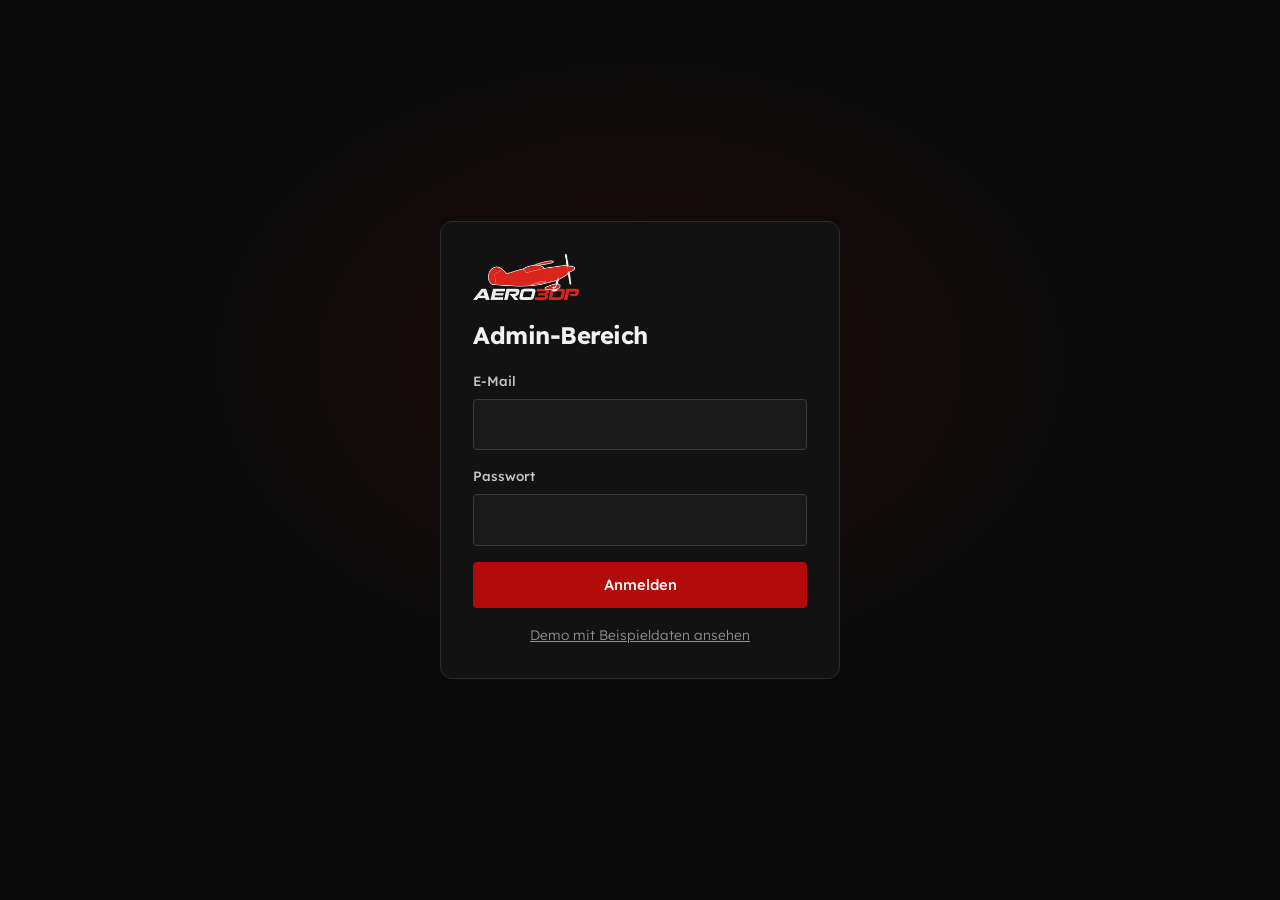
<file: admin.html>
<!DOCTYPE html>
<html lang="de">
<head>
  <meta charset="UTF-8">
  <meta name="viewport" content="width=device-width, initial-scale=1, viewport-fit=cover">
  <title>Admin – Aero3dp</title>
  <meta name="robots" content="noindex, nofollow">
  <meta name="theme-color" content="#0a0a0a">
  <meta name="color-scheme" content="dark">
  <link rel="icon" href="favicon.ico" sizes="any">
  <link rel="apple-touch-icon" href="apple-touch-icon.png">
  <link rel="preload" href="fonts/lexend-latin.woff2" as="font" type="font/woff2" crossorigin>
  <link rel="stylesheet" href="styles.css?v=20261104">
  <link rel="stylesheet" href="admin.css?v=20261104">
</head>
<body class="admin">

<section class="login" id="login" hidden>
  <form class="login-karte" id="loginForm">
    <img src="bilder/logo-hell-200.webp" alt="Aero3dp" width="640" height="278">
    <h1>Admin-Bereich</h1>
    <p class="hinweis-klein" id="nichtEingerichtet" hidden>Supabase ist noch nicht eingerichtet. Folge der Checkliste, um Statistiken und Anfragen zu sehen. Bis dahin kannst du dir die <a class="textlink" href="#demo">Demo mit Beispieldaten</a> ansehen.</p>
    <div class="feld"><label for="l-email">E-Mail</label><input id="l-email" type="email" autocomplete="username" required></div>
    <div class="feld"><label for="l-pw">Passwort</label><input id="l-pw" type="password" autocomplete="current-password" required></div>
    <p class="form-status fehler" id="loginFehler" role="alert" hidden></p>
    <button class="btn btn-block" type="submit">Anmelden</button>
    <a class="demo-link" href="#demo">Demo mit Beispieldaten ansehen</a>
  </form>
</section>

<div class="app" id="app" hidden>
  <header class="leiste">
    <a href="index.html" class="logo" aria-label="Zur Website"><img src="bilder/logo-hell-200.webp" alt="Aero3dp" width="640" height="278"></a>
    <nav class="admin-tabs" role="tablist" aria-label="Bereiche">
      <button role="tab" aria-selected="true" aria-controls="v-uebersicht" id="t-uebersicht">Übersicht</button>
      <button role="tab" aria-selected="false" aria-controls="v-bestellungen" id="t-bestellungen" tabindex="-1">Bestellungen <span class="zaehler" id="bestellZaehler" hidden></span></button>
      <button role="tab" aria-selected="false" aria-controls="v-anfragen" id="t-anfragen" tabindex="-1">Anfragen <span class="zaehler" id="offenZaehler" hidden></span></button>
      <button role="tab" aria-selected="false" aria-controls="v-widerrufe" id="t-widerrufe" tabindex="-1">Widerrufe <span class="zaehler" id="widerrufZaehler" hidden></span></button>
      <button role="tab" aria-selected="false" aria-controls="v-werkstatt" id="t-werkstatt" tabindex="-1">Werkstatt</button>
      <button role="tab" aria-selected="false" aria-controls="v-ratgeber" id="t-ratgeber" tabindex="-1">Ratgeber</button>
      <button role="tab" aria-selected="false" aria-controls="v-einstellungen" id="t-einstellungen" tabindex="-1">Einstellungen</button>
    </nav>
    <div class="leiste-rechts">
      <label class="vh" for="zeitraum">Zeitraum</label>
      <select id="zeitraum"><option value="7">7 Tage</option><option value="30" selected>30 Tage</option><option value="90">90 Tage</option><option value="365">12 Monate</option></select>
      <button class="btn btn-ghost btn-small" id="abmelden" type="button">Abmelden</button>
    </div>
  </header>
  <p class="demo-banner" id="demoBanner" hidden>Demo mit erfundenen Beispieldaten. Änderungen werden nicht gespeichert. <a class="textlink" href="admin.html">Zum Login</a></p>

  <main class="admin-inhalt">
    <section id="v-uebersicht" role="tabpanel" aria-labelledby="t-uebersicht">
      <div class="shop-hinweis" id="shopHinweis" hidden></div>
      <div class="kacheln" id="kacheln"></div>
      <article class="karte karte-breit">
        <header class="karte-kopf"><h2>Aufrufe und Besuche pro Tag</h2><ul class="legende-chart" aria-hidden="true"><li><i class="s1"></i>Aufrufe</li><li><i class="s2"></i>Besuche</li></ul></header>
        <div class="chart" id="chartTage"></div>
        <details class="tabelle-umschalter"><summary>Als Tabelle anzeigen</summary><div class="tabelle-wrap" id="tabelleTage"></div></details>
      </article>
      <div class="raster-2">
        <article class="karte"><header class="karte-kopf"><h2>Beliebteste Seiten</h2></header><div class="balken" id="seiten"></div></article>
        <article class="karte"><header class="karte-kopf"><h2>Woher Besucher kommen</h2></header><div class="balken" id="quellen"></div>
          <p class="karte-fuss">Tipp: Hänge <code>?quelle=messe</code> an Links und QR-Codes, dann siehst du hier, was sie bringen.</p></article>
        <article class="karte"><header class="karte-kopf"><h2>Vom Interesse zur Bestellung: Modelle</h2></header><div class="balken" id="funnelModelle"></div><p class="karte-fuss" id="funnelModelleFuss"></p></article>
        <article class="karte"><header class="karte-kopf"><h2>Druck- und Designservice</h2></header><div class="balken" id="funnelDruck"></div><p class="karte-fuss" id="funnelDruckFuss"></p></article>
        <article class="karte"><header class="karte-kopf"><h2>Geräte</h2></header><div class="balken" id="geraete"></div></article>
        <article class="karte"><header class="karte-kopf"><h2>Beliebte Konfigurationen</h2></header><div class="balken" id="konfigs"></div></article>
      </div>
    </section>

    <section id="v-anfragen" role="tabpanel" aria-labelledby="t-anfragen" hidden>
      <div class="filter">
        <div class="filter-gruppe" role="group" aria-label="Status" id="filterStatus"></div>
        <div class="filter-gruppe" role="group" aria-label="Art" id="filterArt"></div>
      </div>
      <div class="anfragen" id="anfragenListe"></div>
    </section>

    <section id="v-bestellungen" role="tabpanel" aria-labelledby="t-bestellungen" hidden>
      <div class="kacheln" id="bestellKacheln"></div>
      <div class="filter">
        <div class="filter-gruppe" role="group" aria-label="Status" id="filterBestellung"></div>
        <label class="suche"><span class="vh">Suchen</span><input type="search" id="bestellSuche" placeholder="Nummer, Name oder E-Mail"></label>
      </div>
      <div class="bestellungen" id="bestellListe"></div>
    </section>

    <section id="v-widerrufe" role="tabpanel" aria-labelledby="t-widerrufe" hidden>
      <p class="karte-text">Hier landen alle Widerrufe aus dem Online-Formular. Die Kundin hat automatisch eine Eingangsbestätigung bekommen. Die Erstattung muss spätestens 14 Tage nach Eingang überwiesen sein. <a class="textlink" href="#rat-widerruf" data-ratgeber="rat-widerruf">So gehst du vor</a></p>
      <div class="widerrufe" id="widerrufListe"></div>
    </section>

    <section id="v-ratgeber" role="tabpanel" aria-labelledby="t-ratgeber" hidden>
      <div class="ratgeber">
        <p class="karte-text">Alles Wichtige für deinen Shop-Alltag – von der Zahlung bis zur Steuer. Das hier ist eine Orientierung, keine Rechts- oder Steuerberatung.</p>
        <details class="ratgeber-teil" id="rat-ablauf" open><summary>So wickelst du eine Bestellung ab</summary><div class="ratgeber-inhalt"><ol><li><b>Bestellung kommt rein.</b> Du bekommst die Mail „Neue Bestellung“, die Kundin hat automatisch ihre Bestätigung mit Bankverbindung, AGB und Widerrufsbelehrung. Schau kurz drauf: Adresse plausibel? Anmerkung? Farben vorrätig?</li><li><b>Zahlung prüfen.</b> Im Online-Banking nach dem Verwendungszweck (A3D-…) und dem Betrag suchen. Erst wenn das Geld da ist: „Zahlung eingegangen“ – die Kundin bekommt automatisch Bescheid.</li><li><b>Keine Zahlung nach 7 Tagen?</b> „Zahlungserinnerung senden“ (neue Frist 7 Tage). Kommt dann immer noch nichts, stornierst du die Bestellung mit der Mail „Storno“.</li><li><b>Drucken.</b> „Fertigung starten“, Packliste drucken und die Teile genau nach dem Konfigurations-Code drucken. Die Lieferzeit läuft ab Zahlungseingang – die Bestellung zeigt dir, bis wann das Paket raus muss.</li><li><b>Prüfen und verpacken.</b> Qualitätskontrolle, verpacken, Beilagen rein (siehe unten). Rechnung über den Knopf „Rechnung“ drucken – sie bekommt automatisch die nächste Nummer.</li><li><b>Versenden.</b> DHL-Paketmarke kaufen, Sendungsnummer eintragen, „Als versendet markieren“ – die Kundin bekommt die Mail mit dem Link zur Sendungsverfolgung.</li><li><b>Abschließen.</b> Ist das Paket zugestellt und kommen keine Rückfragen mehr, setzt du die Bestellung auf „Abgeschlossen“. Ab der Zustellung läuft die 14-tägige Widerrufsfrist.</li></ol></div></details>
<details class="ratgeber-teil" id="rat-qualitaet"><summary>Qualitätskontrolle vor dem Verpacken</summary><div class="ratgeber-inhalt"><ul><li>Alle Teile laut Packliste da? Teile zählen, Holme, Anlenkungen und Kleinteile abhaken.</li><li>Farben passen zum Konfigurations-Code – im Zweifel das Etikett danebenlegen.</li><li>Keine Risse, keine gelösten Schichten, kein Verzug an Endleisten und Flächen.</li><li>Steckungen und Passstifte einmal probestecken. Was klemmt, nacharbeiten oder neu drucken.</li><li>Stützmaterial entfernt, scharfe Kanten entgratet.</li><li>LW-PLA: Eine rauere Oberfläche ist normal, eingefallene oder spröde Stellen nicht.</li><li>Antriebsset: vollständig, Kabel und Stecker unbeschädigt. Motoren nie mit montiertem Propeller testen.</li></ul></div></details>
<details class="ratgeber-teil" id="rat-verpacken"><summary>Richtig verpacken</summary><div class="ratgeber-inhalt"><ul><li>Stabiler Karton, für Bausätze am besten zweiwellig. Nichts darf sich bewegen – mach den Schütteltest.</li><li>Flächen und lange Teile einzeln in Packpapier oder Luftpolsterfolie. Endleisten, Winglets und Leitwerke extra schützen.</li><li>Kleinteile (Schrauben, Dübel, Anlenkungen) in beschriftete Druckverschlussbeutel.</li><li>CFK-Holme auf einem Pappstreifen fixieren, damit sie nichts durchstoßen.</li><li>Elektronik in einen eigenen Beutel (am besten antistatisch), nie lose zwischen die Druckteile.</li><li>Hohlräume mit Papier füllen. Recycelbares Polstermaterial kommt bei Kunden gut an.</li><li>Karton H-förmig mit Paketband verkleben, alte Etiketten überkleben oder entfernen.</li><li>Wiegen und messen, dann die passende DHL-Paketmarke kaufen. Bausätze immer als Paket mit Sendungsverfolgung verschicken – ein Päckchen ist nicht versichert.</li><li><b>Verpackungsgesetz:</b> Bevor das erste Paket rausgeht, musst du im Verpackungsregister LUCID registriert sein und deine Versandverpackungen bei einem dualen System lizenziert haben – auch bei kleinen Mengen.</li></ul></div></details>
<details class="ratgeber-teil" id="rat-beilagen"><summary>Was in jedes Paket gehört</summary><div class="ratgeber-inhalt"><ul><li><b>Rechnung oder Lieferschein</b> – über den Knopf „Rechnung“ in der Bestellung. Der Hinweis zur Kleinunternehmerregelung steht schon drauf.</li><li><b>Sicherheitshinweise auf Deutsch</b> – Pflicht nach der EU-Produktsicherheitsverordnung (GPSR). Druck die Seite „Produktsicherheit“ aus oder leg die Bauanleitung mit den Warnhinweisen bei.</li><li><b>Herstellerangaben auf der Verpackung</b> – Name, Anschrift, E-Mail, Modell, Artikel und Konfigurations-Code. Dafür gibt es die Etiketten unter „Packliste &amp; Etiketten“.</li><li><b>Bei Antriebssets:</b> den Entsorgungshinweis mit der durchgestrichenen Mülltonne (steht auf dem Sicherheitsblatt) und die Unterlagen der Hersteller, falls welche mitgeliefert wurden.</li><li><b>Optional:</b> eine Danke-Karte, dein Instagram-Name, ein Rabattcode für Vereinsfreunde.</li><li><b>Nie beilegen:</b> LiPo-Akkus. Die verkaufst du nicht, und sie wären Gefahrgut.</li><li>Eine Widerrufsbelehrung auf Papier brauchst du nicht – sie war in der Bestellbestätigung. Ein kleiner Hinweis „Rücksendung? aero3dp.de/widerruf“ ist trotzdem freundlich.</li></ul></div></details>
<details class="ratgeber-teil" id="rat-widerruf"><summary>Widerruf und Rücksendung</summary><div class="ratgeber-inhalt"><ul><li>Du bekommst eine Mail, die Kundin hat automatisch die Eingangsbestätigung mit Datum und Uhrzeit. Alle Widerrufe stehen im Tab „Widerrufe“.</li><li><b>Frist prüfen:</b> 14 Tage ab Erhalt der Ware (Zustelldatum laut Sendungsverfolgung). Es reicht, wenn die Kundin innerhalb der Frist absendet.</li><li><b>Kein Widerrufsrecht</b> gibt es für Teile nach Kundenvorgaben: Druck nach Kundendatei, Konstruktionen, personalisierte Lackierung. Shop-Bausätze in unseren Farben sind widerrufbar.</li><li><b>Erstattung:</b> Kaufpreis plus ursprüngliche Versandkosten spätestens 14 Tage nach Eingang des Widerrufs zurücküberweisen. Du darfst warten, bis die Ware zurück ist oder ein Versandnachweis vorliegt. Bei einem Teilwiderruf erstattest du nur die betroffenen Artikel.</li><li>Die Rücksendekosten trägt die Kundin – so steht es in der Widerrufsbelehrung.</li><li><b>Wertverlust:</b> Ist der Bausatz schon verklebt oder lackiert, darfst du einen angemessenen Wertersatz abziehen. Mach Fotos und sprich es freundlich an.</li><li>Danach: Bestellung auf „Widerrufen“, Widerruf auf „Erledigt“, Mail „Erstattung“ senden. Gab es schon eine Rechnung, legst du einen Erstattungsbeleg mit Bezug auf die Rechnungsnummer ab.</li></ul></div></details>
<details class="ratgeber-teil" id="rat-gewaehrleistung"><summary>Reklamation und Gewährleistung</summary><div class="ratgeber-inhalt"><ul><li>Es gelten 2 Jahre gesetzliche Gewährleistung. Im ersten Jahr wird vermutet, dass ein Mangel schon bei der Übergabe da war.</li><li>Erst Fotos und eine kurze Beschreibung erbitten. Oft ist das Teil schnell nachgedruckt – das ist die einfachste Nacherfüllung.</li><li>Transportschaden: Fotos von Karton und Inhalt, Schadensmeldung bei DHL möglichst sofort. Der Kundin trotzdem schnell Ersatz schicken.</li><li>Kulanz kostet oft weniger als Streit – und bringt gute Bewertungen.</li></ul></div></details>
<details class="ratgeber-teil" id="rat-buchhaltung"><summary>Buchhaltung als Kleinunternehmer</summary><div class="ratgeber-inhalt"><ul><li><b>Rechnungen:</b> Der Admin vergibt fortlaufende Nummern (R-2026-0001 …). Drauf stehen: deine Anschrift, Name und Anschrift der Kundin, Datum, Menge und Art der Ware, der Betrag, der Hinweis auf die Steuerbefreiung nach § 19 UStG und deine Steuernummer – trag sie unter „Einstellungen“ ein.</li><li><b>Einnahmen-Überschuss-Rechnung:</b> Sammle alle Einnahmen und Ausgaben mit Beleg – Filament, Elektronik, Verpackung, Porto, Domain, Druckerteile. Am einfachsten mit einem eigenen Konto fürs Geschäft und einer festen Belegablage pro Monat.</li><li><b>Aufbewahren:</b> Rechnungen und Buchungsbelege 8 Jahre, Bücher und Aufzeichnungen 10 Jahre.</li><li><b>Umsatzgrenzen:</b> Im Vorjahr höchstens 25.000 €, im laufenden Jahr höchstens 100.000 €. Wer im laufenden Jahr über 100.000 € kommt, verliert die Regelung sofort. Die Kachel unter „Bestellungen“ zeigt deinen Shop-Umsatz – Druck- und Designaufträge, die du außerhalb des Shops abrechnest, zählen mit.</li><li><b>Kein Vorsteuerabzug:</b> Auf alles, was du einkaufst, zahlst du die volle Umsatzsteuer. Kalkuliere deine Preise deshalb mit Bruttokosten.</li><li><b>E-Rechnungen:</b> Du musst E-Rechnungen von Firmen empfangen können – ein E-Mail-Postfach reicht. Selbst ausstellen musst du als Kleinunternehmer keine.</li><li><b>Steuererklärung:</b> Anlage EÜR zur Einkommensteuererklärung. Eine Umsatzsteuer-Jahreserklärung brauchst du als Kleinunternehmer in der Regel nicht. Gewerbesteuer fällt erst ab 24.500 € Gewinn im Jahr an.</li><li>Bei Unsicherheit hilft die Gründungsberatung der IHK oder eine Steuerberatung.</li></ul></div></details>
<details class="ratgeber-teil" id="rat-pflichten"><summary>Pflichten im Überblick</summary><div class="ratgeber-inhalt"><ul><li><b>Impressum</b> aktuell halten: Anschrift, E-Mail, eine geschäftliche Telefonnummer (falls du eine hast) und die Wirtschafts-Identifikationsnummer, sobald das Finanzamt sie dir mitteilt.</li><li><b>Verpackungsregister LUCID</b> und Systembeteiligung – vor dem ersten Versand.</li><li><b>Elektronik:</b> Antriebssets nur bei Herstellern oder Händlern kaufen, die bei der stiftung ear registriert sind (WEEE-Reg.-Nr. DE…). Kaufst du direkt bei einem Hersteller im EU-Ausland ohne deutsche Registrierung, giltst du selbst als Hersteller und musst dich registrieren.</li><li><b>Produktsicherheit (GPSR):</b> Warnhinweise mitliefern, Herstellerangaben auf die Verpackung, Konfigurations-Code für die Rückverfolgbarkeit, Sicherheitsprobleme ernst nehmen und melden.</li><li><b>Lizenzen</b> der Modell-Designs: Nachweis für die gewerbliche Nutzung aufbewahren. Fremde Namen und Logos nur verwenden, wenn die Lizenz es erlaubt.</li><li><b>Versicherung:</b> Eine Betriebshaftpflicht mit Produkthaftpflicht ist bei Flugmodellen und Elektronik sehr zu empfehlen.</li><li><b>Datenschutz:</b> Bestelldaten nur für die Abwicklung nutzen, Anfragen nach Erledigung löschen (spätestens nach 12 Monaten). Verträge zur Auftragsverarbeitung mit Supabase und Brevo im jeweiligen Konto abschließen bzw. herunterladen und ablegen.</li><li><b>Rechtstexte</b> anpassen, wenn sich etwas ändert – zum Beispiel bei PayPal, Versand ins Ausland oder neuen Diensten.</li></ul></div></details>
<details class="ratgeber-teil" id="rat-kommunikation"><summary>Kommunikation mit Kunden</summary><div class="ratgeber-inhalt"><ul><li>Innerhalb von 24 Stunden antworten – auch nur kurz: „Ist angekommen, ich melde mich bis Freitag.“</li><li>Wird es später als angegeben? Sofort Bescheid geben und einen neuen Termin nennen.</li><li>Nach der Lieferung freundlich um Feedback oder ein Foto vom fertigen Modell bitten – mit Einverständnis auch für Instagram.</li><li>Adressen und Namen nie auf Fotos zeigen – Paketaufkleber vor dem Posten schwärzen.</li></ul></div></details>
<details class="ratgeber-teil" id="rat-probleme"><summary>Wenn etwas schiefgeht</summary><div class="ratgeber-inhalt"><ul><li><b>Bestätigung kam nicht an:</b> Spam-Ordner? Tippfehler in der Adresse? In der Bestellung „Bestätigung erneut senden“. In Brevo unter Transactional → Logs siehst du, was mit jeder Mail passiert ist.</li><li><b>Shop ist offline:</b> Unter „Einstellungen“ → Shop siehst du, was fehlt (Testmail, Bankverbindung).</li><li><b>Doppelt bestellt:</b> Die unbezahlte Bestellung stornieren und die Mail „Storno“ schicken.</li><li><b>Falscher Betrag überwiesen:</b> Differenz freundlich anfordern oder zu viel Gezahltes zurücküberweisen.</li><li><b>Brevo-Limit:</b> Im kostenlosen Tarif sind 300 Mails pro Tag drin – für den Start mehr als genug.</li></ul></div></details>
      </div>
    </section>

    <section id="v-werkstatt" role="tabpanel" aria-labelledby="t-werkstatt" hidden>
      <article class="karte schmal">
        <header class="karte-kopf"><h2>Werkstatt-Status</h2></header>
        <p class="karte-text">Die Lieferzeit steht immer auf der Startseite, bei jedem Modell, im Warenkorb, in der Kasse und in jeder Bestellbestätigung. Sie gilt ab Zahlungseingang. Schreib sie ohne „ca.“, zum Beispiel „5–7 Werktage“. Den Satz „Gerade in der Werkstatt“ blendest du mit dem Haken ein oder aus.</p>
        <form class="formular" id="werkstattForm">
          <div class="feld"><label for="w-status">Was liegt gerade im Drucker?</label><input id="w-status" maxlength="140" placeholder="z. B. FJ-4 Fury in Blau"></div>
          <div class="feld"><label for="w-liefer">Aktuelle Lieferzeit</label><input id="w-liefer" maxlength="60" placeholder="z. B. 5–7 Werktage"></div>
          <label class="feld-check"><input type="checkbox" id="w-sichtbar"> <span>„Gerade in der Werkstatt“ auf der Startseite anzeigen</span></label>
          <div class="vorschau"><span class="klein-label">Vorschau</span><p class="werkstatt-pill" id="werkstattVorschau"></p></div>
          <p class="form-status" role="status" hidden></p>
          <button class="btn" type="submit">Speichern</button>
        </form>
      </article>
    </section>

    <section id="v-einstellungen" role="tabpanel" aria-labelledby="t-einstellungen" hidden>
      <article class="karte schmal shop-karte" id="shopKarte">
        <header class="karte-kopf"><h2>Shop</h2><span class="shop-status" id="shopStatus">–</span></header>
        <ol class="shop-check" id="shopCheck"></ol>
        <label class="schalter-zeile"><input type="checkbox" id="shopAktiv"> <span><b>Shop geöffnet</b><small>Nur möglich, wenn die Testmail geklappt hat und die Bankverbindung eingetragen ist. Ist der Shop zu, funktionieren Konfigurator und Anfragen wie bisher.</small></span></label>
        <form class="formular" id="shopForm" novalidate>
          <h3>Bankverbindung für Überweisungen</h3>
          <div class="feld-reihe">
            <div class="feld"><label for="s-inhaber">Kontoinhaber</label><input id="s-inhaber" maxlength="70" autocomplete="off"></div>
            <div class="feld"><label for="s-bank">Bank</label><input id="s-bank" maxlength="80" autocomplete="off"></div>
          </div>
          <div class="feld-reihe">
            <div class="feld"><label for="s-iban">IBAN</label><input id="s-iban" maxlength="42" autocomplete="off" spellcheck="false"></div>
            <div class="feld"><label for="s-bic">BIC <span class="optional">(optional)</span></label><input id="s-bic" maxlength="11" autocomplete="off" spellcheck="false"></div>
          </div>
          <h3>Steuer</h3>
          <div class="feld-reihe">
            <div class="feld"><label for="s-steuernr">Steuernummer</label><input id="s-steuernr" maxlength="30" autocomplete="off"><small class="feld-tipp">Steht auf jeder Rechnung.</small></div>
            <div class="feld"><label for="s-widnr">Wirtschafts-ID <span class="optional">(sobald zugeteilt)</span></label><input id="s-widnr" maxlength="30" autocomplete="off" placeholder="DE123456789-00001"></div>
          </div>
          <h3>Versand und Zahlung</h3>
          <div class="feld-reihe drei">
            <div class="feld"><label for="s-versand">Versandkosten (€)</label><input id="s-versand" type="number" min="0" max="100" step="0.01" inputmode="decimal"></div>
            <div class="feld"><label for="s-frei">Versandfrei ab (€)</label><input id="s-frei" type="number" min="0" max="10000" step="0.01" inputmode="decimal"></div>
            <div class="feld"><label for="s-frist">Zahlungsfrist (Tage)</label><input id="s-frist" type="number" min="1" max="30" step="1" inputmode="numeric"></div>
          </div>
          <h3>E-Mail</h3>
          <div class="feld-reihe">
            <div class="feld"><label for="s-absender">Absender der Kundenmails</label><input id="s-absender" type="email" autocomplete="off"><small class="feld-tipp">Muss in Brevo als Absender bestätigt sein.</small></div>
            <div class="feld"><label for="s-benachrichtigung">Benachrichtigungen an</label><input id="s-benachrichtigung" type="email" autocomplete="off"><small class="feld-tipp">Hierhin gehen neue Bestellungen, Widerrufe und die Testmail.</small></div>
          </div>
          <p class="form-status" id="shopFormStatus" role="status" hidden></p>
          <div class="knopf-zeile"><button class="btn" type="submit">Speichern</button><button class="btn btn-ghost" type="button" id="testmail">Testmail senden</button></div>
        </form>
      </article>
      <article class="karte schmal">
        <header class="karte-kopf"><h2>Rabattcodes</h2></header>
        <p class="karte-text">Gelten auf den Warenwert. Den Vereinsrabatt (FMSV-MITGLIED, 10 %) prüfst du bei Bedarf selbst.</p>
        <div class="rabatt-liste" id="rabattListe"></div>
        <form class="rabatt-neu" id="rabattNeu">
          <div class="feld"><label for="rn-code">Neuer Code</label><input id="rn-code" maxlength="40" required placeholder="FRUEHLING10"></div>
          <div class="feld"><label for="rn-prozent">Prozent</label><input id="rn-prozent" type="number" min="1" max="50" step="1" required value="10"></div>
          <div class="feld"><label for="rn-bis">Gültig bis <span class="optional">(optional)</span></label><input id="rn-bis" type="date"></div>
          <button class="btn btn-ghost" type="submit">Hinzufügen</button>
        </form>
      </article>
      <article class="karte schmal">
        <header class="karte-kopf"><h2>Dieses Gerät</h2></header>
        <label class="feld-check"><input type="checkbox" id="eigeneAusblenden"> <span>Meine eigenen Aufrufe auf diesem Gerät nicht mitzählen</span></label>
        <p class="karte-text">Wird nur in diesem Browser gespeichert. Am besten auf jedem Gerät einmal aktivieren, mit dem du deine Seite besuchst.</p>
      </article>
      <article class="karte schmal">
        <header class="karte-kopf"><h2>Daten aufräumen</h2></header>
        <p class="karte-text">Laut Datenschutzerklärung löschen wir Statistikdaten nach zwölf Monaten. Mit einem Klick entfernst du alle älteren Aufrufe und Ereignisse.</p>
        <button class="btn btn-ghost" type="button" id="aufraeumen">Statistik älter als 12 Monate löschen</button>
        <p class="form-status" id="aufraeumenStatus" role="status" hidden></p>
      </article>
      <article class="karte schmal">
        <header class="karte-kopf"><h2>Verknüpfte Dienste</h2></header>
        <ul class="dienste">
          <li><a class="textlink" href="https://supabase.com/dashboard" target="_blank" rel="noopener">Supabase-Dashboard</a> – Datenbank, Speicher, Benutzer</li>
          <li><a class="textlink" href="https://app.brevo.com/" target="_blank" rel="noopener">Brevo</a> – Versand der Bestell- und Widerrufsmails (Logs unter Transactional)</li>
          <li><a class="textlink" href="https://formspree.io/forms" target="_blank" rel="noopener">Formspree</a> – E-Mail-Benachrichtigungen bei Anfragen</li>
          <li><a class="textlink" href="https://www.verpackungsregister.org/" target="_blank" rel="noopener">LUCID</a> – Verpackungsregister</li>
          <li><a class="textlink" href="https://search.google.com/search-console" target="_blank" rel="noopener">Google Search Console</a> – wie du bei Google gefunden wirst</li>
        </ul>
      </article>
    </section>
  </main>
</div>

<div class="chart-tooltip" id="tooltip" role="status" hidden></div>
<script>window.AERO_PACK = {"artikel": {"FJ4": {"name": "FJ-4 Fury", "inhalt": ["Alle 3D-gedruckten Rumpf-, Tragflächen- und Leitwerksteile", "Kohlefaser-Flächenholm 500 × 8 mm", "CFK-Leitwerkholm 140 × 4 mm", "Ruderanlenkungen", "Holzdübel zur Ausrichtung"], "antrieb": ["64-mm-EDF, 3000 KV", "80-A-Regler", "3 × 9-g-Servos"], "warnung": "Kein Spielzeug. Nicht für Kinder unter 14 Jahren. Sicherheitshinweise beachten."}, "33X": {"name": "Aero-33X", "inhalt": ["Alle 3D-gedruckten Bauteile inklusive Kabinenhaube", "Ausrichtungsstifte zwischen den Teilen"], "antrieb": ["50-mm-EDF", "Passender Regler", "Servos"], "warnung": "Kein Spielzeug. Nicht für Kinder unter 14 Jahren. Sicherheitshinweise beachten."}, "FLZ": {"name": "FPV Flitzer", "inhalt": ["Alle 3D-gedruckten Teile: Flügel, Winglets und Rumpf", "Schraubsystem zur Montage"], "antrieb": ["Brushless-Motor 1103, 11000 KV", "Brushless-Regler", "2 × 3,7-g-Mikroservos", "2-Blatt-Propeller 2015"], "warnung": "Kein Spielzeug. Nicht für Kinder unter 14 Jahren. Sicherheitshinweise beachten."}, "ANT-2212": {"name": "Brushless-Antriebsset 2212", "inhalt": ["Brushless-Motor 2212, 1400 KV", "40-A-Regler (BEC 5 V / 3 A)", "2 × 9-g-Mikroservos"], "antrieb": [], "warnung": "Kein Spielzeug. Nicht geeignet für Kinder unter 14 Jahren.", "elektro": true}, "CFK-1X500": {"name": "Carbon-Rundstab 1 × 500 mm", "inhalt": ["Carbon-Rundstab 1 × 500 mm"], "antrieb": [], "warnung": "Beim Kürzen oder Schleifen entstehen feine Kohlefaserstäube und Splitter: Handschuhe, Schutzbrille und Staubmaske tragen.", "elektro": false}, "RAEDER": {"name": "Aero3dp Leichträder", "inhalt": ["Aero3dp Leichträder"], "antrieb": [], "warnung": "Enthält verschluckbare Kleinteile. Von Kleinkindern fernhalten.", "elektro": false}}, "hersteller": ["Aero3dp", "Inhaber Tommy Rohn", "Am Bettikumer Hof 21", "41470 Neuss", "Deutschland"], "mail": "info@aero3dp.de", "web": "https://aero3dp.de"};</script>
<script src="config.js?v=20261104"></script>
<script src="script.js?v=20261104"></script>
<script src="admin.js?v=20261104"></script>
<script src="admin-shop.js?v=20261104"></script>
</body>
</html>
</file>
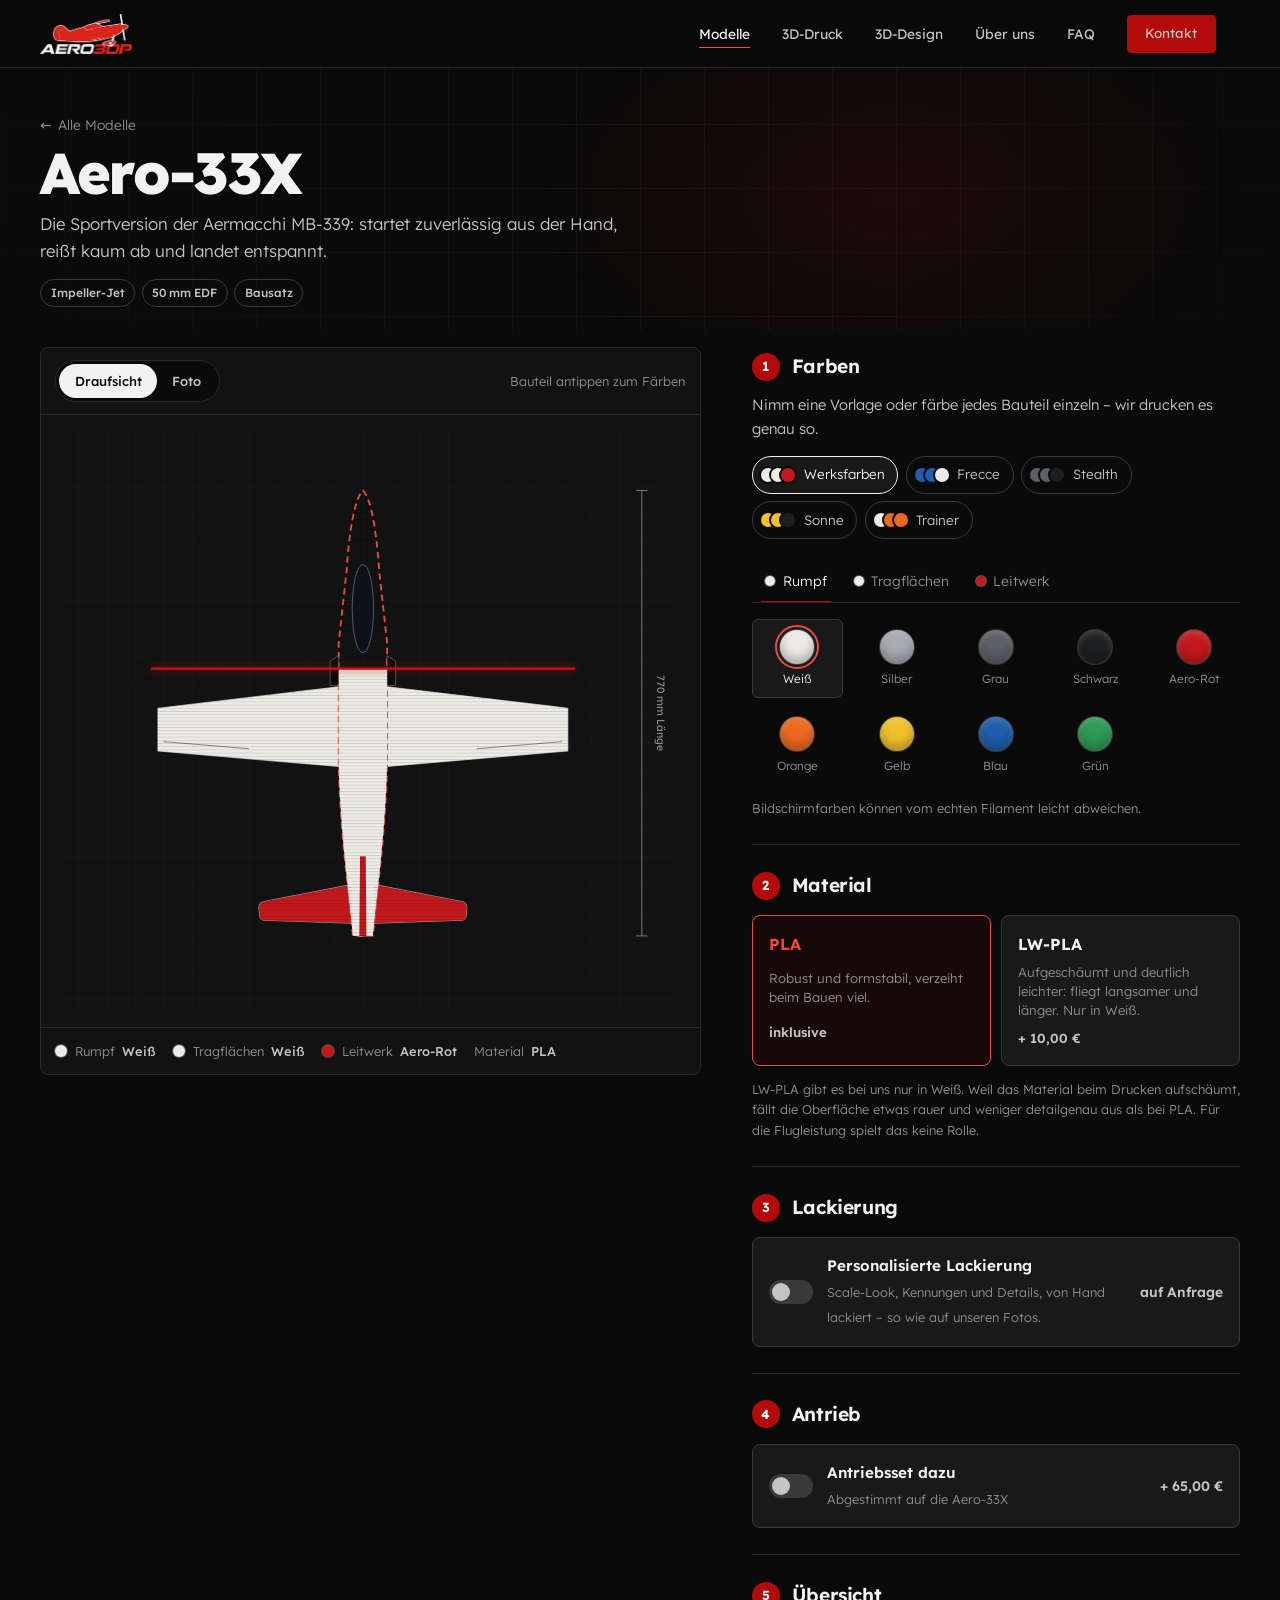
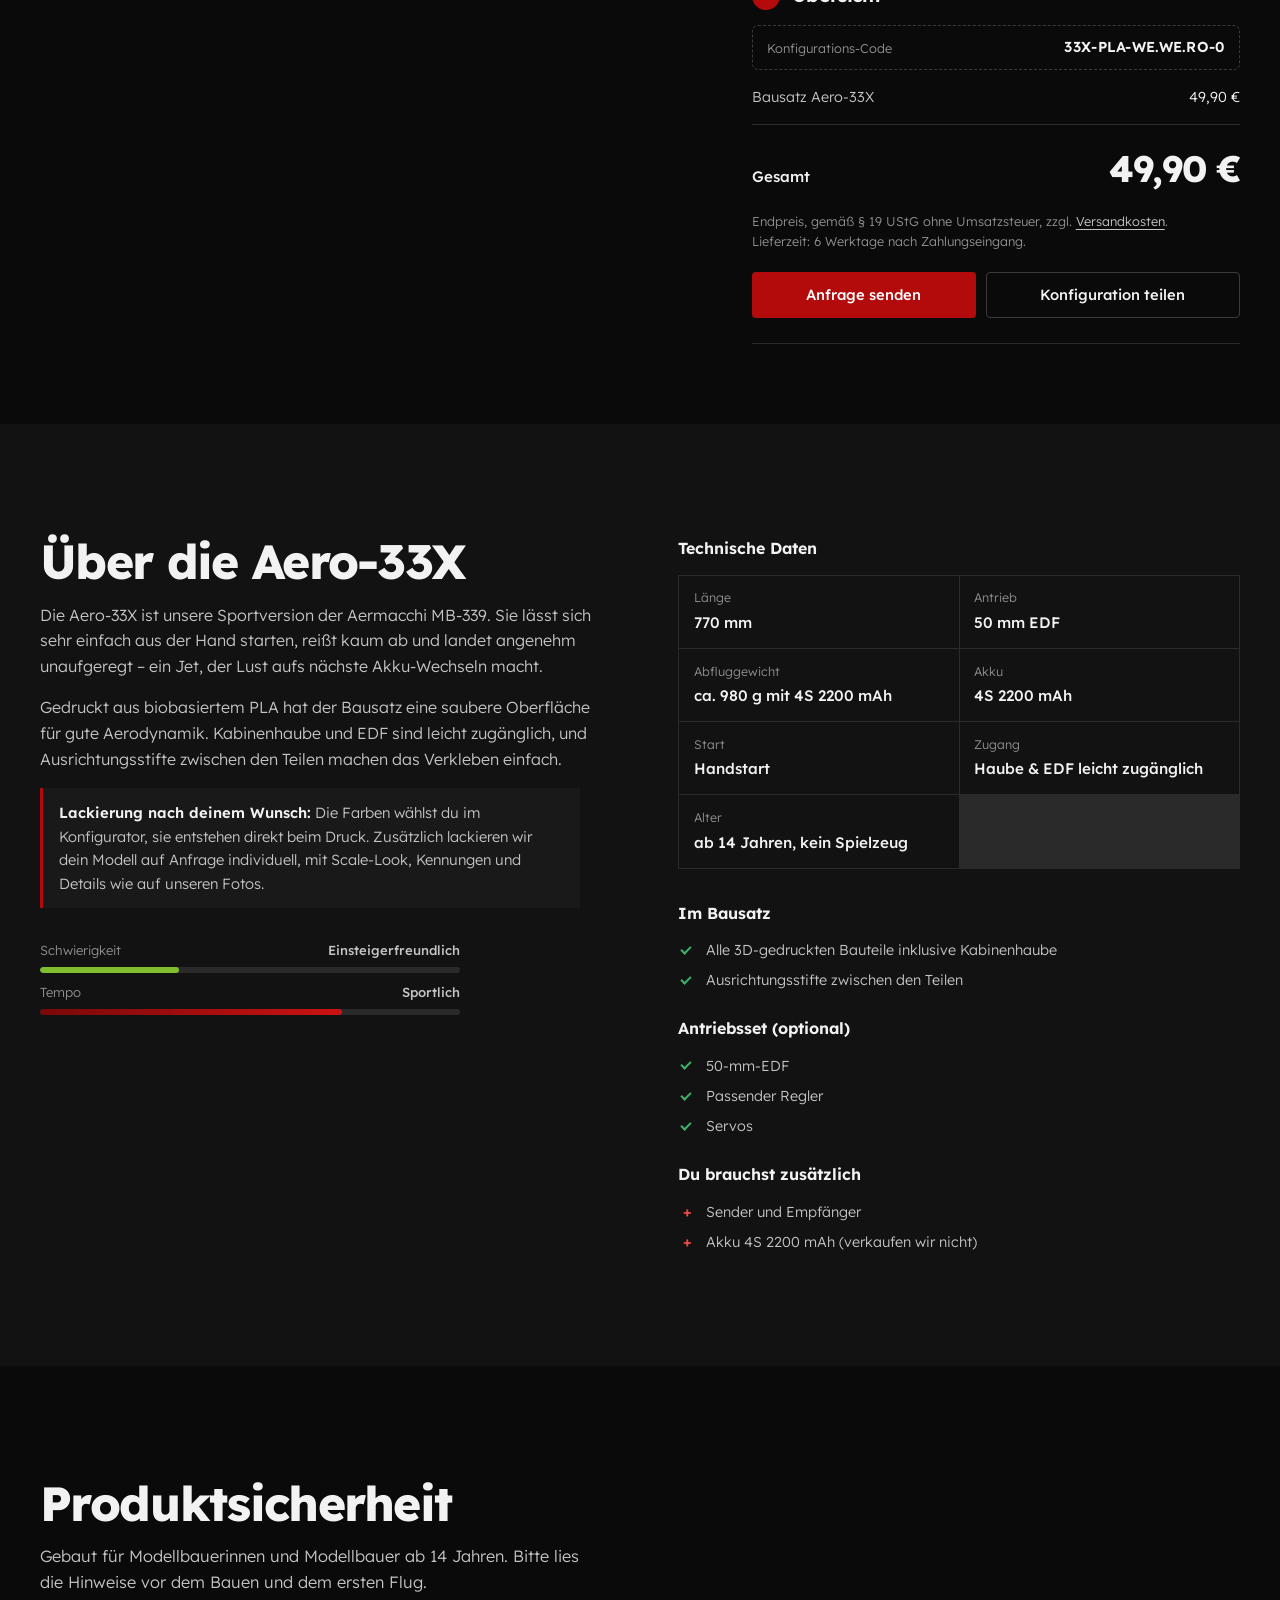
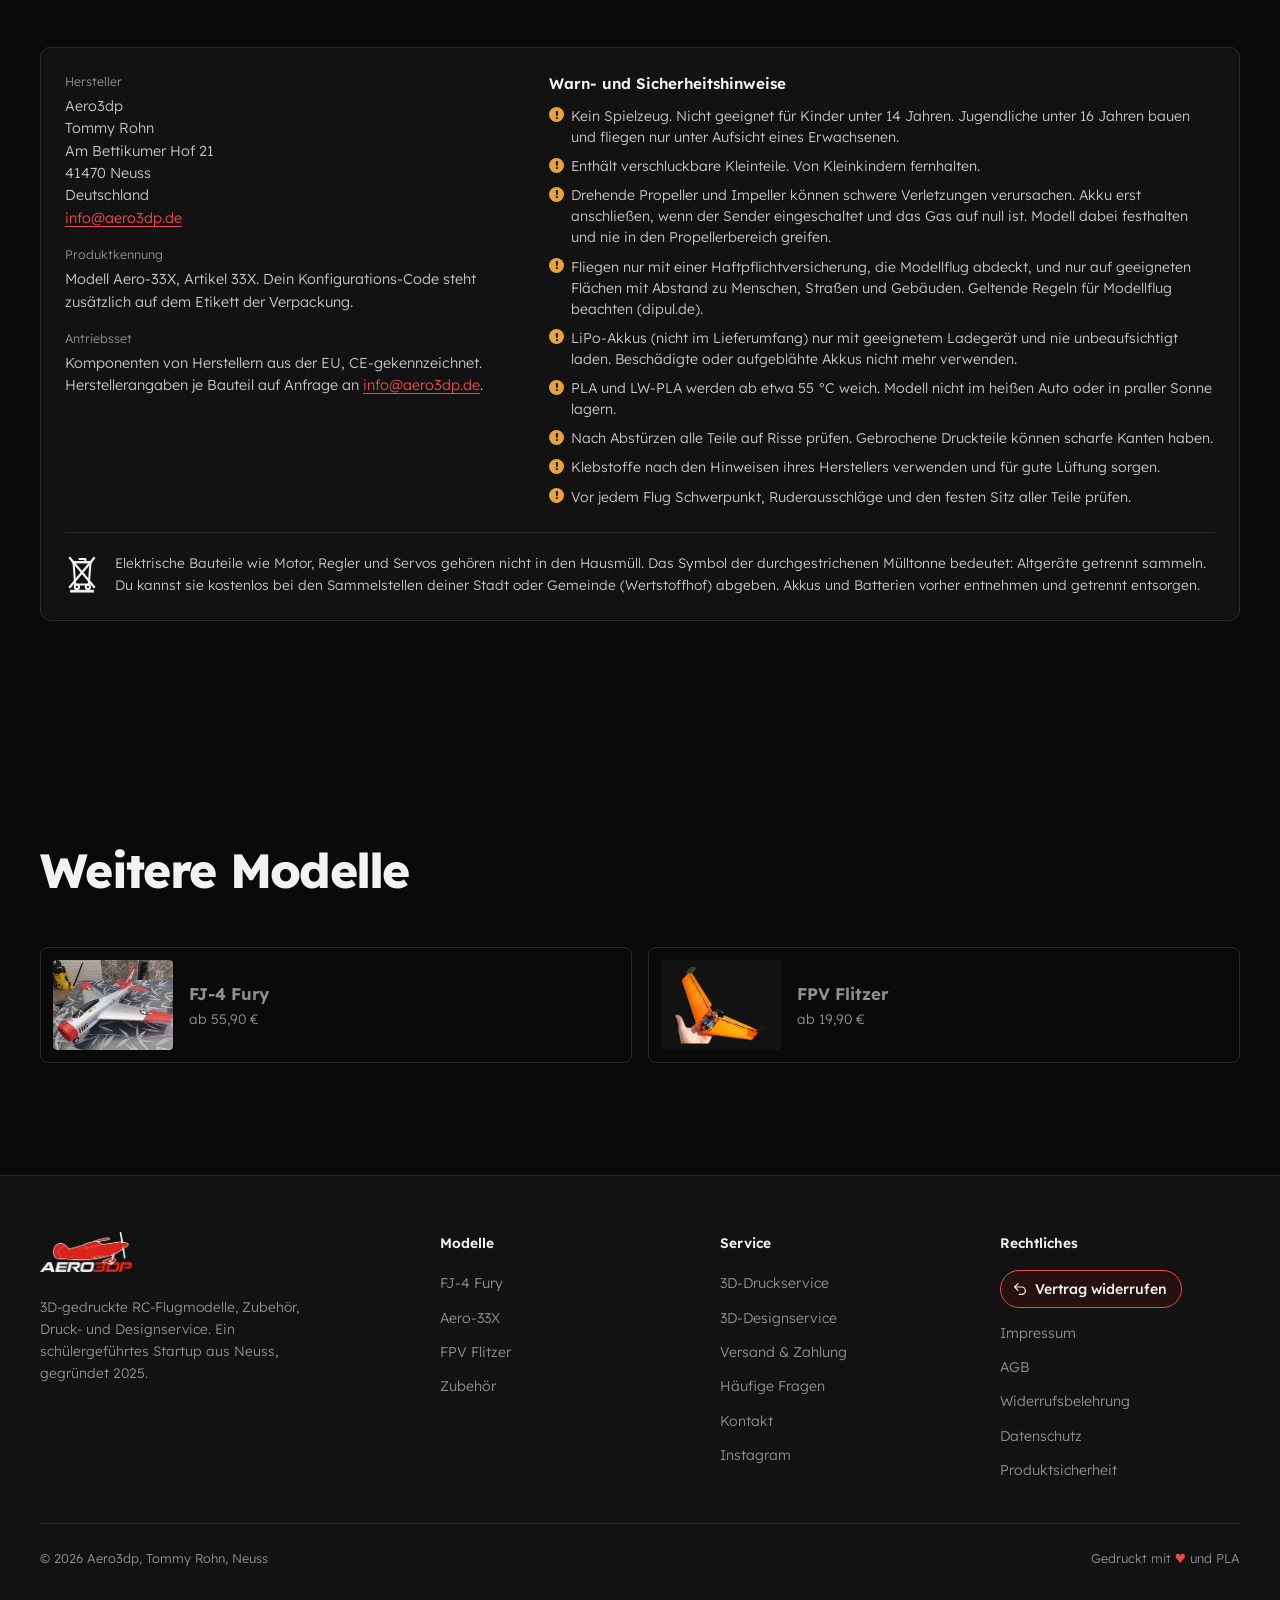
<file: aero-33x.html>
<!DOCTYPE html>
<html lang="de" class="no-js">
<head>
  <meta charset="UTF-8">
  <meta name="viewport" content="width=device-width, initial-scale=1, viewport-fit=cover">
  <title>Aero-33X – Impeller-Jet als Bausatz | Aero3dp</title>
  <meta name="description" content="Aero-33X: einsteigerfreundlicher 50-mm-Impeller-Jet als 3D-gedruckter Bausatz. Farbe, Material und Antriebsset online wählen.">
  <meta name="robots" content="index, follow">
  <link rel="canonical" href="https://aero3dp.de/aero-33x.html">
  <meta name="theme-color" content="#0a0a0a">
  <meta name="color-scheme" content="dark">
  <link rel="icon" href="favicon.ico" sizes="any">
  <link rel="icon" href="favicon-32.png" type="image/png" sizes="32x32">
  <link rel="apple-touch-icon" href="apple-touch-icon.png">
  <link rel="manifest" href="site.webmanifest">
  <link rel="preload" href="fonts/lexend-latin.woff2" as="font" type="font/woff2" crossorigin>
  <script>document.documentElement.classList.add('js')</script>
  <link rel="stylesheet" href="styles.css?v=20261104">
  <link rel="stylesheet" href="konfigurator.css?v=20261104">
  <meta property="og:type" content="product">
  <meta property="og:site_name" content="Aero3dp">
  <meta property="og:locale" content="de_DE">
  <meta property="og:title" content="Aero-33X – Impeller-Jet als Bausatz | Aero3dp">
  <meta property="og:description" content="Aero-33X: einsteigerfreundlicher 50-mm-Impeller-Jet als 3D-gedruckter Bausatz. Farbe, Material und Antriebsset online wählen.">
  <meta property="og:url" content="https://aero3dp.de/aero-33x.html">
  <meta property="og:image" content="https://aero3dp.de/bilder/og-aero3dp.jpg?v=20261104">
  <meta property="og:image:width" content="1200">
  <meta property="og:image:height" content="630">
  <meta property="og:image:alt" content="Aero3dp Logo">
  <meta name="twitter:card" content="summary_large_image">
  <script type="application/ld+json">{"@context":"https://schema.org","@type":"Product","name":"Aero-33X","description":"Aero-33X: einsteigerfreundlicher 50-mm-Impeller-Jet als 3D-gedruckter Bausatz. Farbe, Material und Antriebsset online wählen.","image":["https://aero3dp.de/bilder/aero-33x-flug-1600.webp"],"brand":{"@type":"Brand","name":"Aero3dp"},"category":"RC-Flugmodell","sku":"33X","offers":{"@type":"Offer","priceCurrency":"EUR","price":"49.90","availability":"https://schema.org/MadeToOrder","url":"https://aero3dp.de/aero-33x.html","itemCondition":"https://schema.org/NewCondition","shippingDetails":{"@type":"OfferShippingDetails","shippingRate":{"@type":"MonetaryAmount","value":"6.90","currency":"EUR"},"shippingDestination":{"@type":"DefinedRegion","addressCountry":"DE"}},"hasMerchantReturnPolicy":{"@type":"MerchantReturnPolicy","applicableCountry":"DE","returnPolicyCategory":"https://schema.org/MerchantReturnFiniteReturnWindow","merchantReturnDays":14,"returnMethod":"https://schema.org/ReturnByMail","returnFees":"https://schema.org/ReturnShippingFees"}}}</script>
  <script type="application/ld+json">{"@context":"https://schema.org","@type":"BreadcrumbList","itemListElement":[{"@type":"ListItem","position":1,"name":"Start","item":"https://aero3dp.de/"},{"@type":"ListItem","position":2,"name":"Modelle","item":"https://aero3dp.de/#produkte"},{"@type":"ListItem","position":3,"name":"Aero-33X","item":"https://aero3dp.de/aero-33x.html"}]}</script>
</head>
<body>
<a class="skip" href="#inhalt">Zum Inhalt springen</a>
<div class="altimeter" aria-hidden="true"><div class="altimeter-fill" id="altimeterFill"></div></div>
<button id="backToTop" type="button" aria-label="Nach oben scrollen"><svg viewBox="0 0 24 24" aria-hidden="true"><path d="M12 19V5M5 12l7-7 7 7"/></svg></button>
<nav id="nav" class="solid" aria-label="Hauptnavigation">
  <a href="index.html" class="logo" aria-label="Aero3dp Startseite"><img src="bilder/logo-hell-200.webp" srcset="bilder/logo-hell-200.webp 200w, bilder/logo-hell.webp 640w" sizes="100px" alt="Aero3dp" width="640" height="278"></a>
  <ul class="nav-links" id="navLinks">
    <li><a href="index.html#produkte" aria-current="page">Modelle</a></li>
    <li><a href="druckservice.html">3D-Druck</a></li>
    <li><a href="designservice.html">3D-Design</a></li>
    <li><a href="index.html#ueber-uns">Über uns</a></li>
    <li><a href="index.html#faq">FAQ</a></li>
    <li><a href="index.html#kontakt" class="btn">Kontakt</a></li>
  </ul>
  <div class="nav-aktionen">
    <button class="korb-knopf" id="korbKnopf" type="button" aria-label="Warenkorb öffnen" aria-haspopup="dialog" hidden><svg viewBox="0 0 24 24" aria-hidden="true"><path d="M2.5 4h2.4l2.2 10.6a1.6 1.6 0 0 0 1.6 1.3h8.7a1.6 1.6 0 0 0 1.6-1.2L21 8H5.9"/><circle cx="9.6" cy="19.6" r="1.4"/><circle cx="17.2" cy="19.6" r="1.4"/></svg><span class="korb-zahl" hidden>0</span></button>
    <button class="burger" id="burger" type="button" aria-label="Menü öffnen" aria-expanded="false" aria-controls="navLinks"><span></span><span></span><span></span></button>
  </div>
</nav>

<main id="inhalt">
<header class="seitenkopf produktkopf">
  <div class="hero-raster" aria-hidden="true"></div>
  <div class="seitenkopf-inhalt">
    <a class="zurueck" href="index.html#produkte"><span aria-hidden="true">←</span> Alle Modelle</a>
    <h1>Aero-33X</h1>
    <p class="lead">Die Sportversion der Aermacchi MB-339: startet zuverlässig aus der Hand, reißt kaum ab und landet entspannt.</p>
    <ul class="chips"><li>Impeller-Jet</li><li>50 mm EDF</li><li>Bausatz</li></ul>
  </div>
</header>

<section class="konfig" id="konfigurator" aria-label="Konfigurator">
  <div class="konfig-buehne">
    <div class="buehne-kopf">
      <div class="ansicht" role="tablist" aria-label="Ansicht">
        <button type="button" role="tab" aria-selected="true" aria-controls="ansicht-plan" id="tab-plan">Draufsicht</button>
        <button type="button" role="tab" aria-selected="false" aria-controls="ansicht-foto" id="tab-foto" tabindex="-1">Foto</button>
      </div>
      <span class="buehne-tipp">Bauteil antippen zum Färben</span>
    </div>
    <div class="buehne-flaeche">
      <div id="ansicht-plan" role="tabpanel" aria-labelledby="tab-plan">
        <svg class="blueprint" id="blueprint" viewBox="-20 0 860 820" role="img" aria-labelledby="bp-titel">
          <title id="bp-titel">Draufsicht der Aero-33X in den gewählten Farben</title>
          <defs>
            <pattern id="bp-raster" width="40" height="40" patternUnits="userSpaceOnUse"><path d="M40 0H0V40" fill="none" stroke="rgba(255,255,255,.045)"/></pattern>
            <pattern id="bp-schicht" width="12" height="4.5" patternUnits="userSpaceOnUse"><rect width="12" height="1.1" fill="#000" opacity=".13"/></pattern>
          </defs>
          <rect x="-20" y="0" width="860" height="820" fill="url(#bp-raster)"/>
          <g class="masse" aria-hidden="true"><path d="M792 86 V712 M784 86 H800 M784 712 H800"/><text x="814" y="399.0" text-anchor="middle" transform="rotate(90 814 399.0)">770 mm Länge</text></g>
          <g class="flugzeug"><path class="bt" data-teil="fluegel" d="M434 362 L688 392 L688 452 L434 474 Z"><title>Tragflächen</title></path><path class="bt" data-teil="fluegel" d="M366 362 L112 392 L112 452 L366 474 Z"><title>Tragflächen</title></path><path class="bt" data-teil="leitwerk" d="M416 640 L540 664 Q546 666 546 672 L545 684 Q544 690 538 690 L415 694 Z"><title>Leitwerk</title></path><path class="bt" data-teil="leitwerk" d="M384 640 L260 664 Q254 666 254 672 L255 684 Q256 690 262 690 L385 694 Z"><title>Leitwerk</title></path><path class="bt" data-teil="rumpf" d="M400 86 C411 96 419 140 423 200 L434 300 L434 470 C432 562 420 650 414 712 L386 712 C380 650 368 562 366 470 L366 300 L377 200 C381 140 389 96 400 86 Z"><title>Rumpf</title></path><path class="bt" data-teil="leitwerk" d="M396 600 L404 600 L405 712 L395 712 Z"><title>Leitwerk</title></path><g class="fest" aria-hidden="true"><ellipse class="glas" cx="400" cy="252" rx="15" ry="62"/><path class="dunkel" d="M434 318 L446 326 L446 360 L434 360 Z"/><path class="dunkel" d="M366 318 L354 326 L354 360 L366 360 Z"/></g><g class="detail" aria-hidden="true"><path d="M560 449 L680 439"/><path d="M240 449 L120 439"/></g></g>
          <g class="schichtlinien" aria-hidden="true"></g>
          <g class="druckkopf" aria-hidden="true"><line x1="0" x2="0" y1="0" y2="0"/></g>
        </svg>
      </div>
      <div id="ansicht-foto" role="tabpanel" aria-labelledby="tab-foto" hidden>
        <img class="buehne-foto cover" src="bilder/aero-33x-flug-1600.webp" alt="Aero-33X in Weiß-Rot im Flug vor blauem Himmel" loading="lazy">
        <p class="foto-hinweis">Foto mit personalisierter Lackierung</p>
      </div>
    </div>
    <ul class="legende" id="legende" aria-label="Gewählte Farben"></ul>
  </div>

  <div class="konfig-panel">
    <ol class="schritte">
      <li class="schritt" aria-labelledby="s-farbe">
        <h2 id="s-farbe"><span class="nr">1</span>Farben</h2>
        <p class="schritt-text">Nimm eine Vorlage oder färbe jedes Bauteil einzeln – wir drucken es genau so.</p>
        <div class="presets" id="presets" role="group" aria-label="Farbvorlagen"></div>
        <div class="teil-tabs" id="teilTabs" role="tablist" aria-label="Bauteil wählen"></div>
        <div class="swatches" id="swatches" role="radiogroup"></div>
        <p class="lw-hinweis" id="lwHinweis" hidden><span>LW-PLA gibt es nur in Weiß. Farbe bekommst du über die personalisierte Lackierung.</span><button type="button" class="btn btn-small btn-ghost" id="lwLack">Lackierung hinzufügen</button></p>
        <p class="klein">Bildschirmfarben können vom echten Filament leicht abweichen.</p>
      </li>
      <li class="schritt" aria-labelledby="s-material">
        <h2 id="s-material"><span class="nr">2</span>Material</h2>
        <div class="material-wahl" role="radiogroup" aria-labelledby="s-material">
          <button type="button" class="material" role="radio" aria-checked="true" data-material="PLA"><b>PLA</b><span>Robust und formstabil, verzeiht beim Bauen viel.</span><em>inklusive</em></button>
          <button type="button" class="material" role="radio" aria-checked="false" data-material="LW-PLA"><b>LW-PLA</b><span>Aufgeschäumt und deutlich leichter: fliegt langsamer und länger. Nur in Weiß.</span><em>+ 10,00 €</em></button>
        </div>
        <p class="klein">LW-PLA gibt es bei uns nur in Weiß. Weil das Material beim Drucken aufschäumt, fällt die Oberfläche etwas rauer und weniger detailgenau aus als bei PLA. Für die Flugleistung spielt das keine Rolle.</p>
      </li>
      <li class="schritt" aria-labelledby="s-lack">
        <h2 id="s-lack"><span class="nr">3</span>Lackierung</h2>
        <label class="antrieb lack-schalter">
          <input type="checkbox" id="lackierung">
          <span class="schalter" aria-hidden="true"></span>
          <span class="antrieb-text"><b>Personalisierte Lackierung</b><span>Scale-Look, Kennungen und Details, von Hand lackiert – so wie auf unseren Fotos.</span></span>
          <span class="antrieb-preis">auf Anfrage</span>
        </label>
        <div class="antrieb-inhalt" id="lackInhalt"><div class="lack-felder">
          <div class="feld"><label for="lackWunsch">Was schwebt dir vor? <span style="color:var(--text-3)">(optional)</span></label><textarea id="lackWunsch" maxlength="600" placeholder="z. B. Navy-Look mit Kennung 116 und roten Spitzen"></textarea></div>
          <p class="klein">Deine Druckfarben oben bleiben die Grundlage. Den Preis für die Lackierung nennen wir dir, sobald wir deinen Wunsch kennen.</p>
        </div></div>
      </li>
      <li class="schritt" aria-labelledby="s-antrieb">
        <h2 id="s-antrieb"><span class="nr">4</span>Antrieb</h2>
        <label class="antrieb">
          <input type="checkbox" id="antrieb">
          <span class="schalter" aria-hidden="true"></span>
          <span class="antrieb-text"><b>Antriebsset dazu</b><span>Abgestimmt auf die Aero-33X</span></span>
          <span class="antrieb-preis">+ 65,00 €</span>
        </label>
        <div class="antrieb-inhalt" id="antriebInhalt"><ul><li>50-mm-EDF</li><li>Passender Regler</li><li>Servos</li></ul></div>
      </li>
      <li class="schritt uebersicht" aria-labelledby="s-uebersicht">
        <h2 id="s-uebersicht"><span class="nr">5</span>Übersicht</h2>
        <div class="code-zeile"><span>Konfigurations-Code</span><code id="konfigCode">–</code></div>
        <dl class="aufstellung" id="aufstellung"></dl>
        <div class="summe"><span>Gesamt</span><output id="summe" aria-live="polite">–</output></div>
        <p class="klein preis-info">Endpreis, gemäß § 19 UStG ohne Umsatzsteuer, zzgl. <a class="textlink" href="versand.html">Versandkosten</a>.<br>
          Lieferzeit: <span data-lieferzeit>6 Werktage</span> nach Zahlungseingang.</p>
        <div class="aktionen">
          <button type="button" class="btn magnet" id="inWarenkorb" hidden>In den Warenkorb</button>
          <button type="button" class="btn magnet" id="anfrageOeffnen" aria-expanded="false" aria-controls="konfigForm">Anfrage senden</button>
          <button type="button" class="btn btn-ghost" id="teilen">Konfiguration teilen</button>
        </div>
        <p class="klein lack-shop-hinweis" id="lackShopHinweis" hidden>Mit personalisierter Lackierung machen wir dir ein persönliches Angebot. Schick uns dazu einfach die Anfrage – oder nimm die Lackierung heraus, dann kannst du direkt bestellen.</p>
        <button type="button" class="textknopf anfrage-statt" id="anfrageStattdessen" aria-expanded="false" aria-controls="konfigForm" hidden>Frage oder Sonderwunsch? Anfrage senden</button>
        <form class="formular konfig-form" id="konfigForm" hidden>
          <p class="klein">Schick uns deine Konfiguration mit deiner Frage oder deinem Wunsch. Wir melden uns per E-Mail – das ist noch keine Bestellung.</p>
          <div class="feld-reihe">
            <div class="feld"><label for="kf-name">Name</label><input id="kf-name" name="name" autocomplete="name" required maxlength="120"></div>
            <div class="feld"><label for="kf-email">E-Mail</label><input id="kf-email" name="email" type="email" autocomplete="email" required maxlength="200"></div>
          </div>
          <div class="feld"><label for="kf-nachricht">Nachricht <span style="color:var(--text-3)">(optional)</span></label><textarea id="kf-nachricht" name="nachricht" maxlength="4000" placeholder="Wünsche, Fragen oder Abholung in Neuss?"></textarea></div>
          <div class="honig" aria-hidden="true"><label>Nicht ausfüllen <input name="_gotcha" tabindex="-1" autocomplete="off"></label></div>
          <label class="feld-check"><input type="checkbox" required> <span>Ich bin einverstanden, dass meine Angaben zur Bearbeitung der Anfrage verarbeitet werden (<a class="textlink" href="datenschutz.html">Datenschutz</a>).</span></label>
          <p class="form-status" role="status" hidden></p>
          <button class="btn btn-block" type="submit">Konfiguration anfragen</button>
        </form>
      </li>
    </ol>
  </div>
</section>

<section class="sec sec-alt" id="details" aria-labelledby="details-titel">
  <div class="details">
    <div class="details-text">
      <h2 class="h2" id="details-titel">Über die Aero-33X</h2>
      <p>Die Aero-33X ist unsere Sportversion der Aermacchi MB-339. Sie lässt sich sehr einfach aus der Hand starten, reißt kaum ab und landet angenehm unaufgeregt – ein Jet, der Lust aufs nächste Akku-Wechseln macht.</p><p>Gedruckt aus biobasiertem PLA hat der Bausatz eine saubere Oberfläche für gute Aerodynamik. Kabinenhaube und EDF sind leicht zugänglich, und Ausrichtungsstifte zwischen den Teilen machen das Verkleben einfach.</p>
      <p class="lack-hinweis"><b>Lackierung nach deinem Wunsch:</b> Die Farben wählst du im Konfigurator, sie entstehen direkt beim Druck. Zusätzlich lackieren wir dein Modell auf Anfrage individuell, mit Scale-Look, Kennungen und Details wie auf unseren Fotos.</p>
      
      <div class="details-meter"><dl class="meter"><dt>Schwierigkeit</dt><dd>Einsteigerfreundlich</dd><dd class="bar" aria-hidden="true"><div class="fill schwierigkeit" data-wert="33"></div></dd></dl><dl class="meter"><dt>Tempo</dt><dd>Sportlich</dd><dd class="bar" aria-hidden="true"><div class="fill tempo" data-wert="72"></div></dd></dl></div>
    </div>
    <div class="details-daten">
      <h3>Technische Daten</h3>
      <dl class="specs"><div><dt>Länge</dt><dd>770 mm</dd></div><div><dt>Antrieb</dt><dd>50 mm EDF</dd></div><div><dt>Abfluggewicht</dt><dd>ca. 980 g mit 4S 2200 mAh</dd></div><div><dt>Akku</dt><dd>4S 2200 mAh</dd></div><div><dt>Start</dt><dd>Handstart</dd></div><div><dt>Zugang</dt><dd>Haube &amp; EDF leicht zugänglich</dd></div><div><dt>Alter</dt><dd>ab 14 Jahren, kein Spielzeug</dd></div></dl>
      <div class="listen">
        <div><h3>Im Bausatz</h3><ul class="haken"><li>Alle 3D-gedruckten Bauteile inklusive Kabinenhaube</li><li>Ausrichtungsstifte zwischen den Teilen</li></ul></div>
        <div><h3>Antriebsset (optional)</h3><ul class="haken"><li>50-mm-EDF</li><li>Passender Regler</li><li>Servos</li></ul></div>
        <div><h3>Du brauchst zusätzlich</h3><ul class="plus"><li>Sender und Empfänger</li><li>Akku 4S 2200 mAh (verkaufen wir nicht)</li></ul></div>
      </div>
    </div>
  </div>
</section>

<section class="sec" id="sicherheit" aria-labelledby="sicherheit-titel">
  <div class="sec-head"><h2 id="sicherheit-titel">Produktsicherheit</h2>
    <p>Gebaut für Modellbauerinnen und Modellbauer ab 14 Jahren. Bitte lies die Hinweise vor dem Bauen und dem ersten Flug.</p></div>
  <div class="sicherheit">
        <dl class="sicherheit-daten">
          <div><dt>Hersteller</dt><dd>Aero3dp<br>Tommy Rohn<br>Am Bettikumer Hof 21<br>41470 Neuss<br>Deutschland<br><a class="textlink" href="mailto:info@aero3dp.de">info@aero3dp.de</a></dd></div>
          <div><dt>Produktkennung</dt><dd>Modell Aero-33X, Artikel 33X. Dein Konfigurations-Code steht zusätzlich auf dem Etikett der Verpackung.</dd></div><div><dt>Antriebsset</dt><dd>Komponenten von Herstellern aus der EU, CE-gekennzeichnet. Herstellerangaben je Bauteil auf Anfrage an <a class="textlink" href="mailto:info@aero3dp.de">info@aero3dp.de</a>.</dd></div>
        </dl>
        <div class="sicherheit-warnungen"><h3>Warn- und Sicherheitshinweise</h3><ul><li>Kein Spielzeug. Nicht geeignet für Kinder unter 14 Jahren. Jugendliche unter 16 Jahren bauen und fliegen nur unter Aufsicht eines Erwachsenen.</li><li>Enthält verschluckbare Kleinteile. Von Kleinkindern fernhalten.</li><li>Drehende Propeller und Impeller können schwere Verletzungen verursachen. Akku erst anschließen, wenn der Sender eingeschaltet und das Gas auf null ist. Modell dabei festhalten und nie in den Propellerbereich greifen.</li><li>Fliegen nur mit einer Haftpflichtversicherung, die Modellflug abdeckt, und nur auf geeigneten Flächen mit Abstand zu Menschen, Straßen und Gebäuden. Geltende Regeln für Modellflug beachten (dipul.de).</li><li>LiPo-Akkus (nicht im Lieferumfang) nur mit geeignetem Ladegerät und nie unbeaufsichtigt laden. Beschädigte oder aufgeblähte Akkus nicht mehr verwenden.</li><li>PLA und LW-PLA werden ab etwa 55 °C weich. Modell nicht im heißen Auto oder in praller Sonne lagern.</li><li>Nach Abstürzen alle Teile auf Risse prüfen. Gebrochene Druckteile können scharfe Kanten haben.</li><li>Klebstoffe nach den Hinweisen ihres Herstellers verwenden und für gute Lüftung sorgen.</li><li>Vor jedem Flug Schwerpunkt, Ruderausschläge und den festen Sitz aller Teile prüfen.</li></ul></div>
        <div class="entsorgung"><svg class="tonne" viewBox="0 0 40 48" aria-hidden="true" fill="none" stroke="currentColor" stroke-width="2.4" stroke-linejoin="round"><path d="M10 12h20l-2 26H12z"/><path d="M8 12h24M16 8h8v4"/><circle cx="14" cy="41" r="2.5"/><circle cx="27" cy="41" r="2.5"/><path d="M5 6l30 36M35 6L5 42" stroke-width="2.6"/><path d="M6 46h28" stroke-width="3.2"/></svg><p>Elektrische Bauteile wie Motor, Regler und Servos gehören nicht in den Hausmüll. Das Symbol der durchgestrichenen Mülltonne bedeutet: Altgeräte getrennt sammeln. Du kannst sie kostenlos bei den Sammelstellen deiner Stadt oder Gemeinde (Wertstoffhof) abgeben. Akkus und Batterien vorher entnehmen und getrennt entsorgen.</p></div>
      </div>
</section>

<section class="sec" aria-labelledby="weitere-titel">
  <div class="sec-head"><h2 id="weitere-titel">Weitere Modelle</h2></div>
  <div class="weitere"><a class="weitere-karte" href="fj4-fury.html"><img src="bilder/fj4-fury-800.webp" alt="" loading="lazy" class="cover"><span><b>FJ-4 Fury</b>ab 55,90 €</span></a><a class="weitere-karte" href="fpv-flitzer.html"><img src="bilder/fpv-flitzer.webp" alt="" loading="lazy" class="contain"><span><b>FPV Flitzer</b>ab 19,90 €</span></a></div>
</section>
</main>
<footer>
  <div class="footer-grid">
    <div class="footer-brand">
      <a href="index.html" class="logo" aria-label="Aero3dp Startseite"><img src="bilder/logo-hell-200.webp" srcset="bilder/logo-hell-200.webp 200w, bilder/logo-hell.webp 640w" sizes="100px" alt="Aero3dp" width="640" height="278" loading="lazy"></a>
      <p>3D-gedruckte RC-Flugmodelle, Zubehör, Druck- und Designservice. Ein schülergeführtes Startup aus Neuss, gegründet 2025.</p>
    </div>
    <div>
      <h2>Modelle</h2>
      <ul>
        <li><a href="fj4-fury.html">FJ-4 Fury</a></li>
        <li><a href="aero-33x.html">Aero-33X</a></li>
        <li><a href="fpv-flitzer.html">FPV Flitzer</a></li>
        <li><a href="index.html#produkte">Zubehör</a></li>
      </ul>
    </div>
    <div>
      <h2>Service</h2>
      <ul>
        <li><a href="druckservice.html">3D-Druckservice</a></li>
        <li><a href="designservice.html">3D-Designservice</a></li>
        <li><a href="versand.html">Versand &amp; Zahlung</a></li>
        <li><a href="index.html#faq">Häufige Fragen</a></li>
        <li><a href="index.html#kontakt">Kontakt</a></li>
        <li><a href="https://instagram.com/aero3dp" rel="noopener" target="_blank">Instagram</a></li>
      </ul>
    </div>
    <div>
      <h2>Rechtliches</h2>
      <ul>
        <li><a class="widerruf-knopf" href="widerruf.html#widerrufen"><svg viewBox="0 0 24 24" aria-hidden="true"><path d="M9 14 4 9l5-5"/><path d="M4 9h10.5a5.5 5.5 0 0 1 0 11H11"/></svg>Vertrag widerrufen</a></li>
        <li><a href="impressum.html">Impressum</a></li>
        <li><a href="agbs.html">AGB</a></li>
        <li><a href="widerruf.html#belehrung">Widerrufsbelehrung</a></li>
        <li><a href="datenschutz.html">Datenschutz</a></li>
        <li><a href="sicherheit.html">Produktsicherheit</a></li>
      </ul>
    </div>
  </div>
  <div class="footer-unten">
    <span>© <span data-jahr>2026</span> Aero3dp, Tommy Rohn, Neuss</span>
    <span class="herz-zeile">Gedruckt mit <span class="herz" role="img" aria-label="Herz">♥</span> und PLA</span>
  </div>
</footer>

<script>window.PRODUKT = {"name": "Aero-33X", "code": "33X", "slug": "aero-33x", "preis": 49.9, "preisSet": 114.9, "materialWahl": true, "lwAufpreis": 10.0, "teile": [{"id": "rumpf", "name": "Rumpf"}, {"id": "fluegel", "name": "Tragflächen"}, {"id": "leitwerk", "name": "Leitwerk"}], "presets": [{"name": "Werksfarben", "farben": {"rumpf": "weiss", "fluegel": "weiss", "leitwerk": "rot"}}, {"name": "Frecce", "farben": {"rumpf": "blau", "fluegel": "blau", "leitwerk": "weiss"}}, {"name": "Stealth", "farben": {"rumpf": "grau", "fluegel": "grau", "leitwerk": "schwarz"}}, {"name": "Sonne", "farben": {"rumpf": "gelb", "fluegel": "gelb", "leitwerk": "schwarz"}}, {"name": "Trainer", "farben": {"rumpf": "weiss", "fluegel": "orange", "leitwerk": "orange"}}], "farben": [{"id": "weiss", "name": "Weiß", "hex": "#ecebe6", "kz": "WE"}, {"id": "silber", "name": "Silber", "hex": "#a7acb2", "kz": "SI"}, {"id": "grau", "name": "Grau", "hex": "#5c6067", "kz": "GR"}, {"id": "schwarz", "name": "Schwarz", "hex": "#1e1f21", "kz": "SW"}, {"id": "rot", "name": "Aero-Rot", "hex": "#c4191c", "kz": "RO"}, {"id": "orange", "name": "Orange", "hex": "#ec6a1f", "kz": "OR"}, {"id": "gelb", "name": "Gelb", "hex": "#f0c02d", "kz": "GE"}, {"id": "blau", "name": "Blau", "hex": "#1f5fae", "kz": "BL"}, {"id": "gruen", "name": "Grün", "hex": "#2e9a56", "kz": "GN"}]};</script>
<script src="config.js?v=20261104"></script>
<script src="backend.js?v=20261104"></script>
<script src="katalog.js?v=20261104"></script>
<script src="script.js?v=20261104"></script>
<script src="shop.js?v=20261104"></script>
<script src="konfigurator.js?v=20261104"></script>
</body>
</html>
</file>
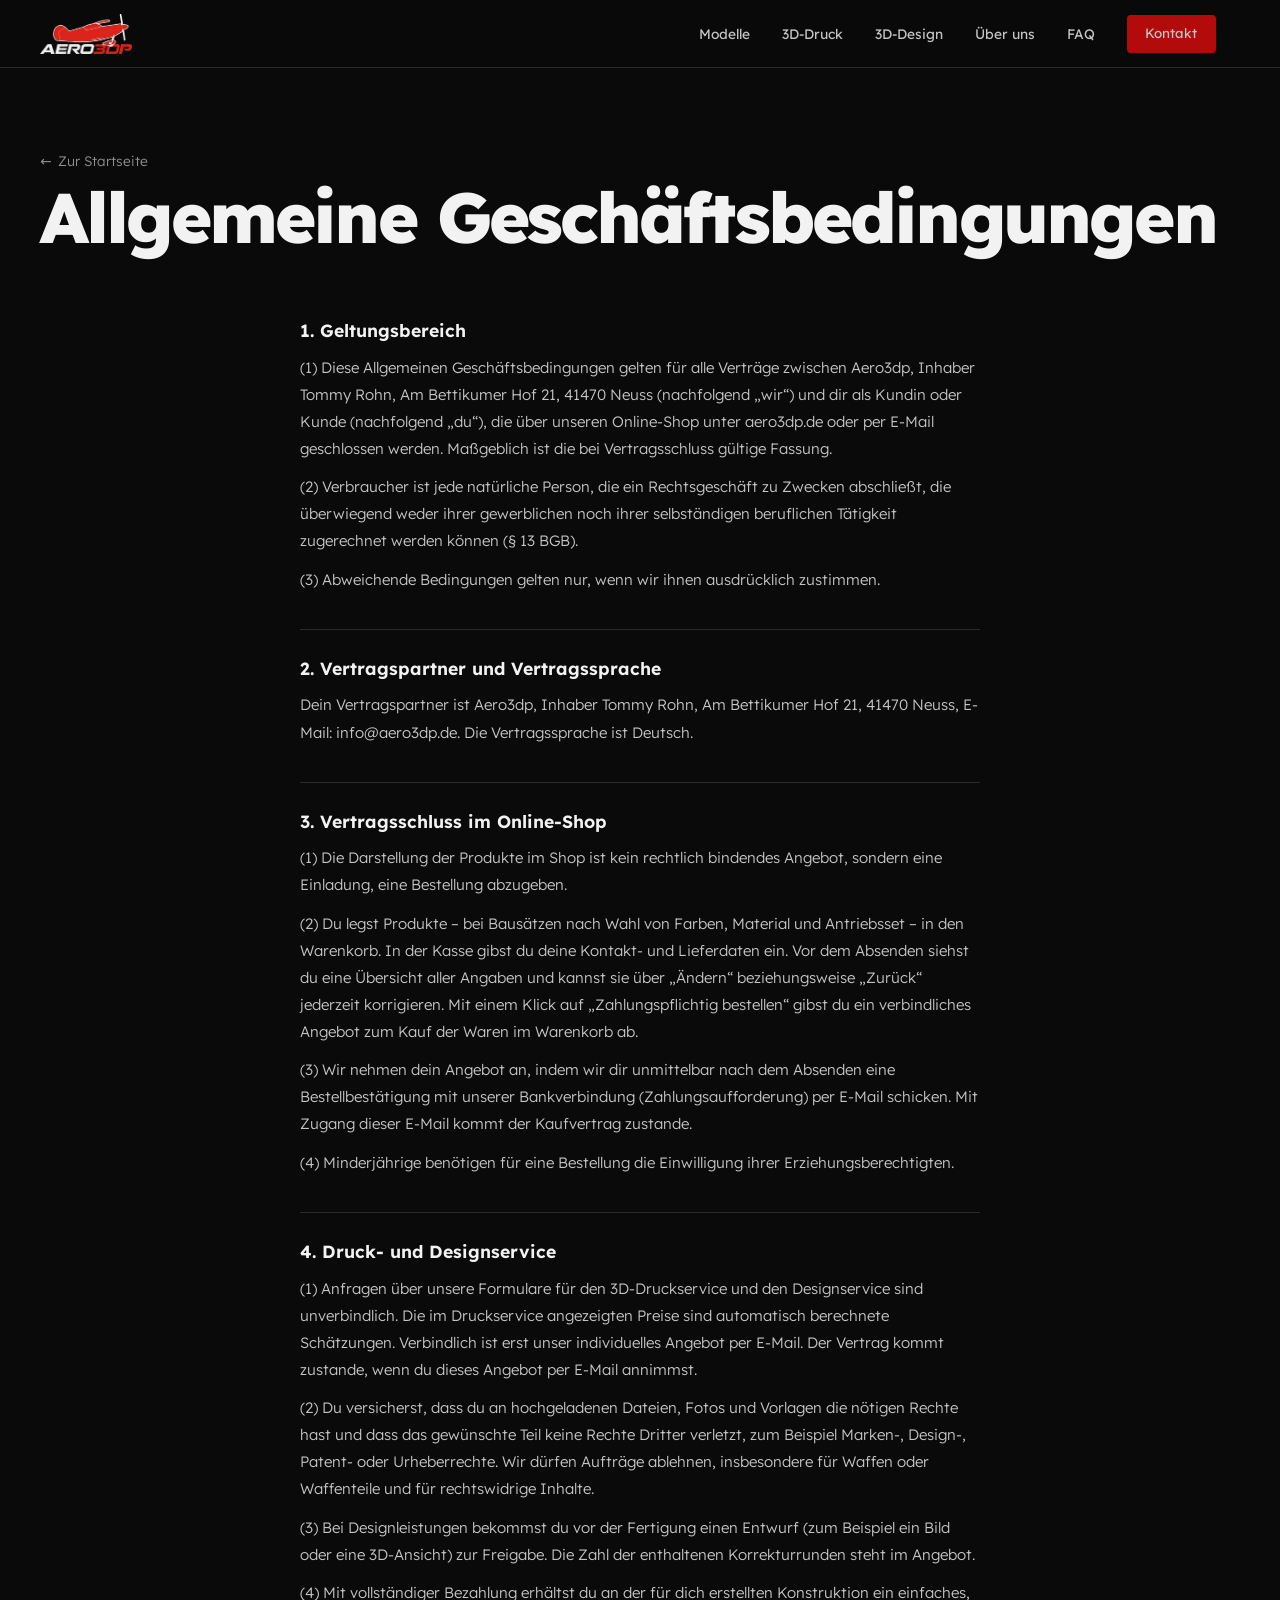
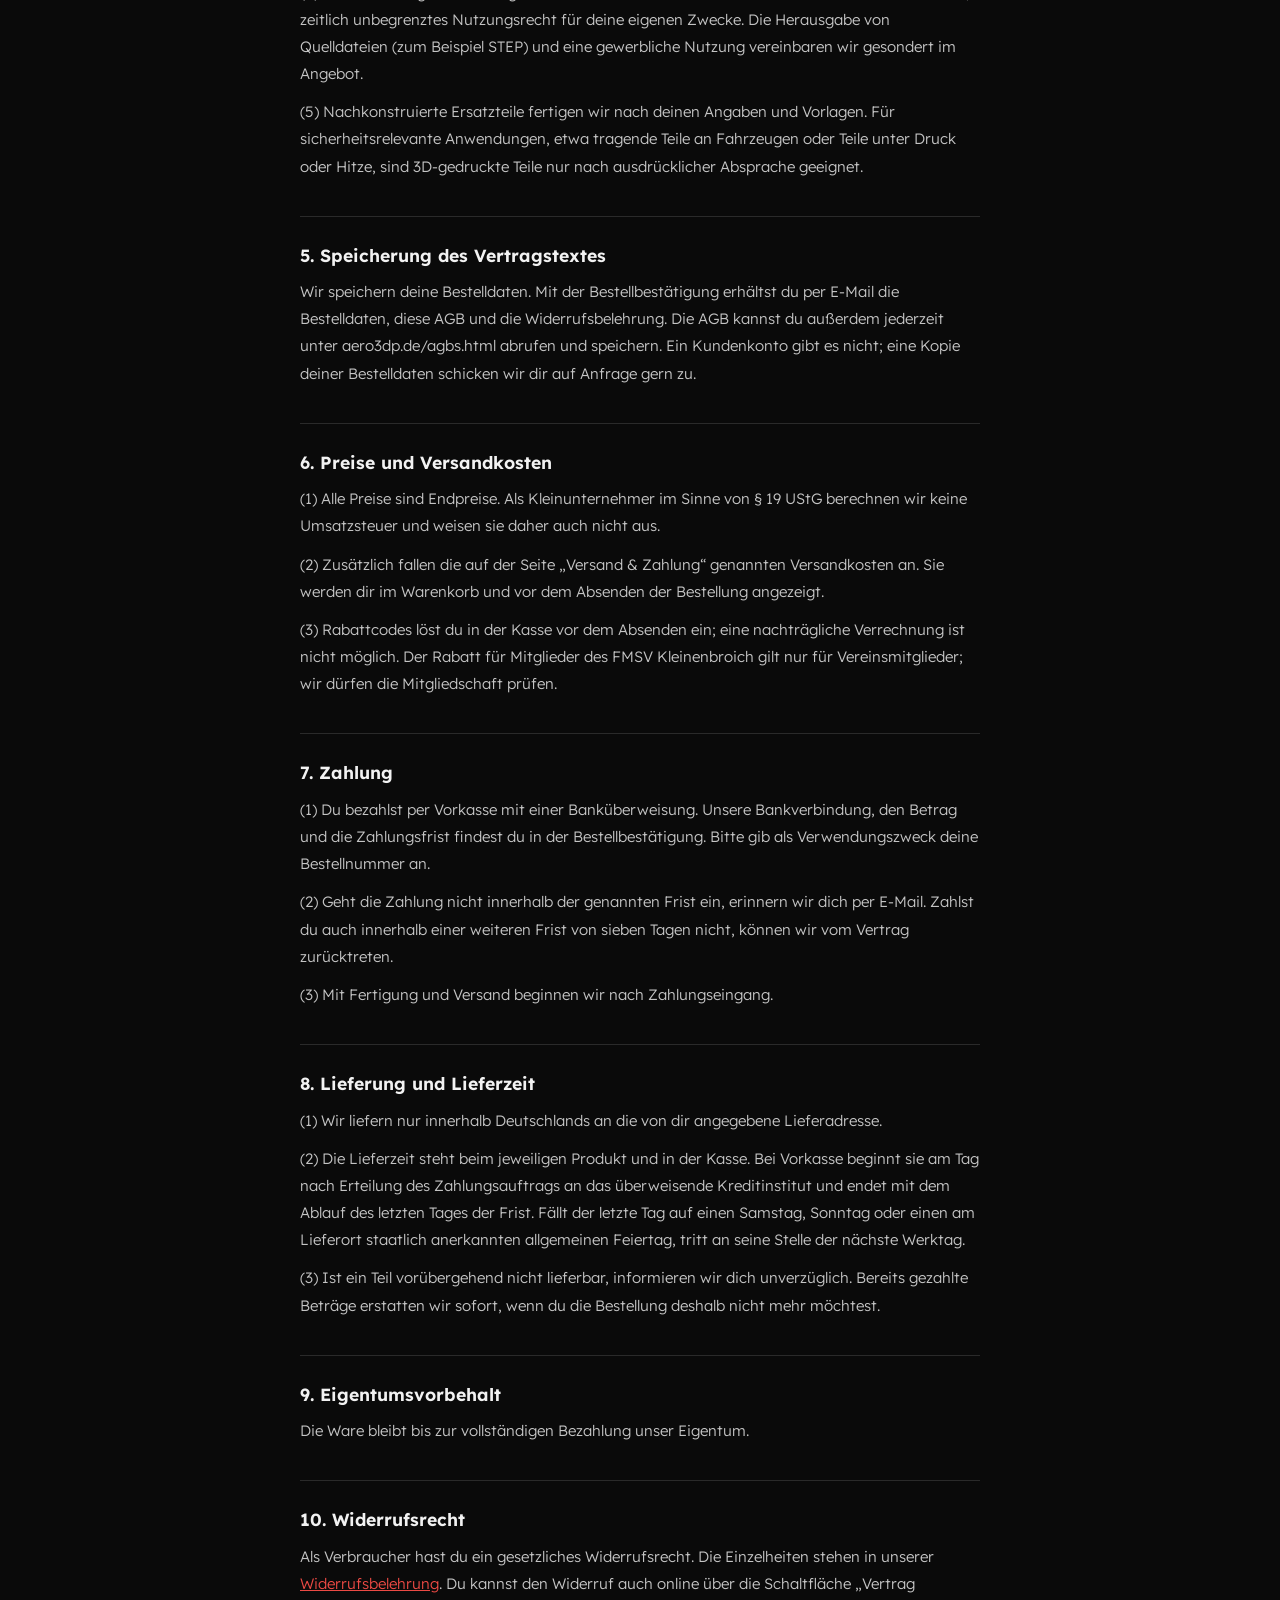
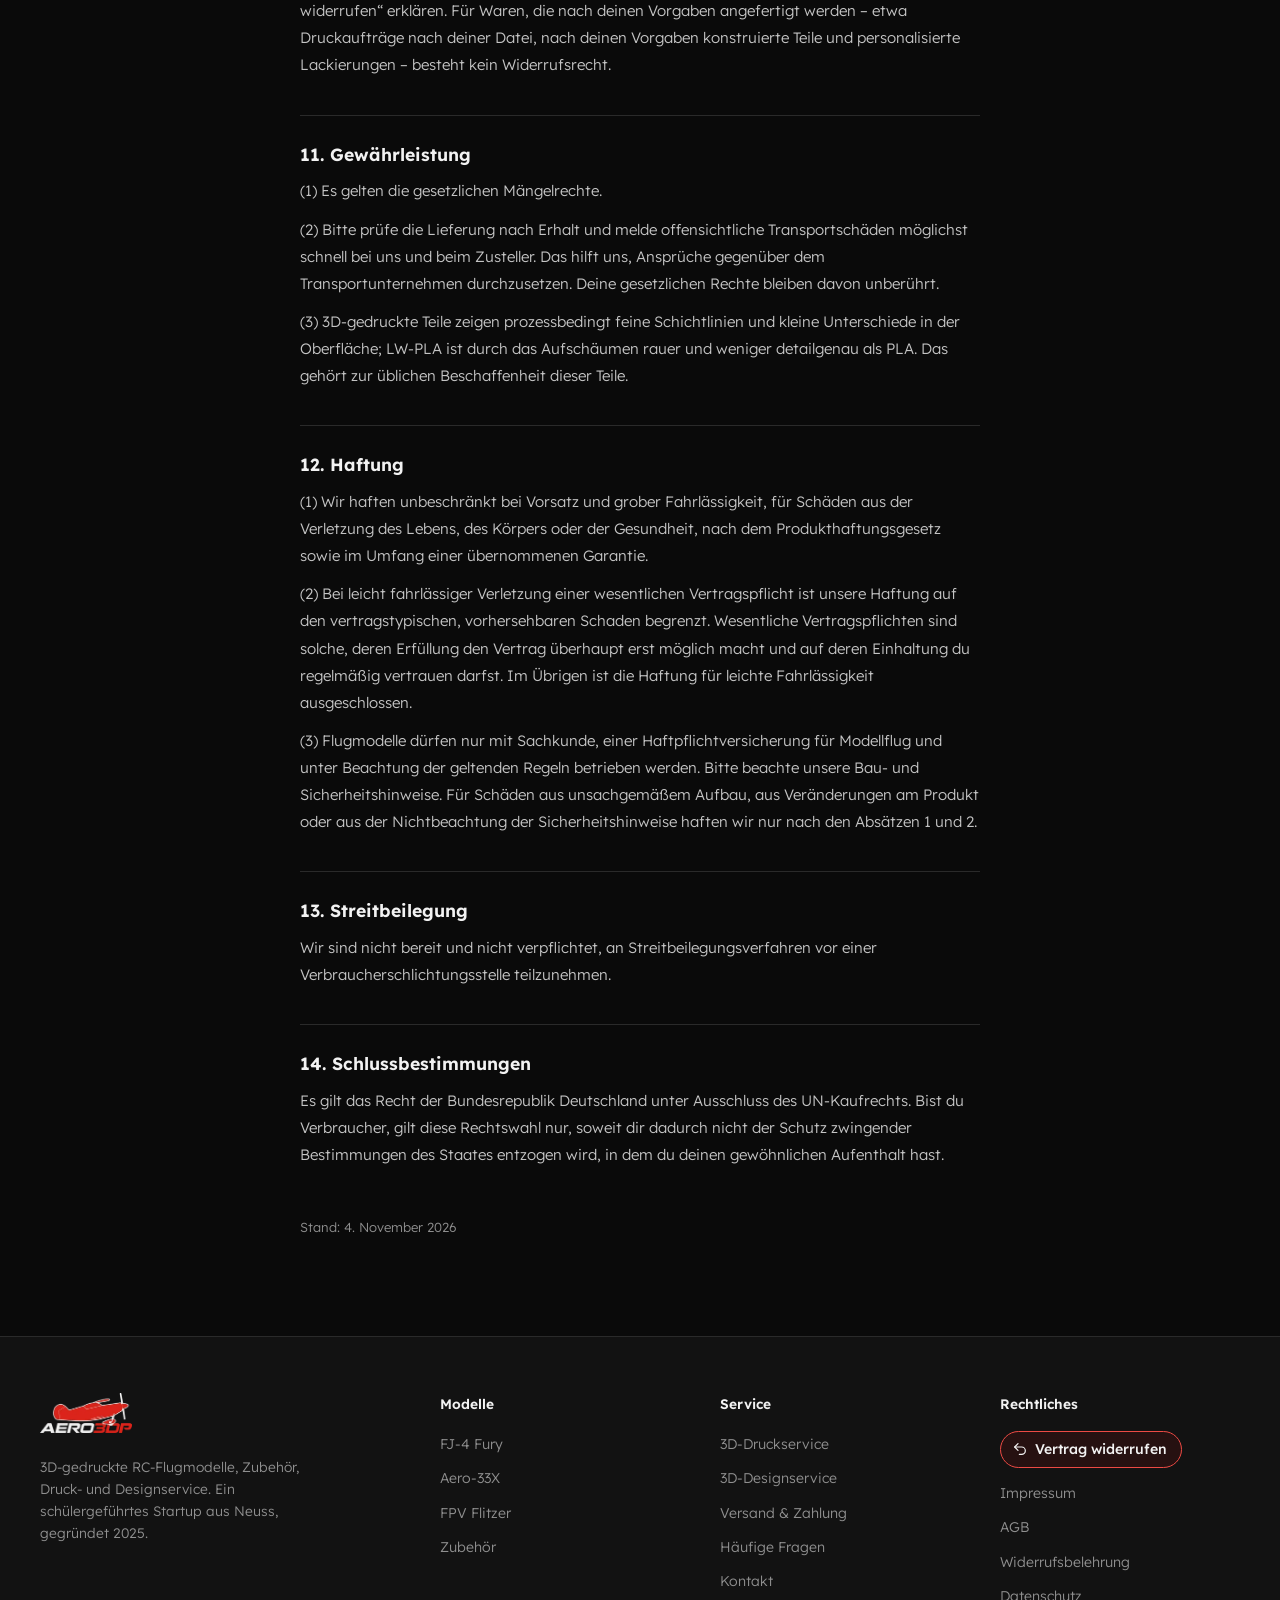
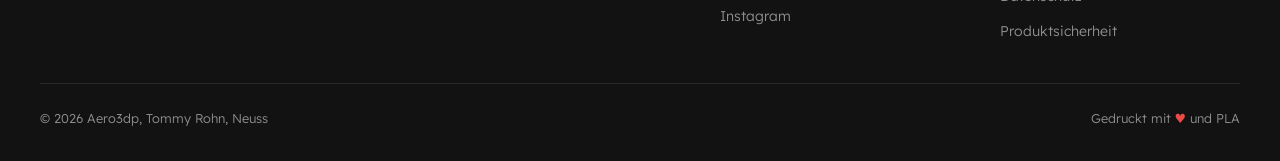
<file: agbs.html>
<!DOCTYPE html>
<html lang="de" class="no-js">
<head>
  <meta charset="UTF-8">
  <meta name="viewport" content="width=device-width, initial-scale=1, viewport-fit=cover">
  <title>Allgemeine Geschäftsbedingungen – Aero3dp</title>
  <meta name="description" content="Allgemeine Geschäftsbedingungen von Aero3dp für Bausätze, Zubehör, Druck- und Designservice.">
  <meta name="robots" content="index, follow">
  <link rel="canonical" href="https://aero3dp.de/agbs.html">
  <meta name="theme-color" content="#0a0a0a">
  <meta name="color-scheme" content="dark">
  <link rel="icon" href="favicon.ico" sizes="any">
  <link rel="icon" href="favicon-32.png" type="image/png" sizes="32x32">
  <link rel="apple-touch-icon" href="apple-touch-icon.png">
  <link rel="manifest" href="site.webmanifest">
  <link rel="preload" href="fonts/lexend-latin.woff2" as="font" type="font/woff2" crossorigin>
  <script>document.documentElement.classList.add('js')</script>
  <link rel="stylesheet" href="styles.css?v=20261104">
  <meta property="og:type" content="website">
  <meta property="og:site_name" content="Aero3dp">
  <meta property="og:locale" content="de_DE">
  <meta property="og:title" content="Allgemeine Geschäftsbedingungen – Aero3dp">
  <meta property="og:description" content="Allgemeine Geschäftsbedingungen von Aero3dp für Bausätze, Zubehör, Druck- und Designservice.">
  <meta property="og:url" content="https://aero3dp.de/agbs.html">
  <meta property="og:image" content="https://aero3dp.de/bilder/og-aero3dp.jpg?v=20261104">
  <meta property="og:image:width" content="1200">
  <meta property="og:image:height" content="630">
  <meta property="og:image:alt" content="Aero3dp Logo">
  <meta name="twitter:card" content="summary_large_image">
</head>
<body>
<a class="skip" href="#inhalt">Zum Inhalt springen</a>
<div class="altimeter" aria-hidden="true"><div class="altimeter-fill" id="altimeterFill"></div></div>
<button id="backToTop" type="button" aria-label="Nach oben scrollen"><svg viewBox="0 0 24 24" aria-hidden="true"><path d="M12 19V5M5 12l7-7 7 7"/></svg></button>
<nav id="nav" class="solid" aria-label="Hauptnavigation">
  <a href="index.html" class="logo" aria-label="Aero3dp Startseite"><img src="bilder/logo-hell-200.webp" srcset="bilder/logo-hell-200.webp 200w, bilder/logo-hell.webp 640w" sizes="100px" alt="Aero3dp" width="640" height="278"></a>
  <ul class="nav-links" id="navLinks">
    <li><a href="index.html#produkte">Modelle</a></li>
    <li><a href="druckservice.html">3D-Druck</a></li>
    <li><a href="designservice.html">3D-Design</a></li>
    <li><a href="index.html#ueber-uns">Über uns</a></li>
    <li><a href="index.html#faq">FAQ</a></li>
    <li><a href="index.html#kontakt" class="btn">Kontakt</a></li>
  </ul>
  <div class="nav-aktionen">
    <button class="korb-knopf" id="korbKnopf" type="button" aria-label="Warenkorb öffnen" aria-haspopup="dialog" hidden><svg viewBox="0 0 24 24" aria-hidden="true"><path d="M2.5 4h2.4l2.2 10.6a1.6 1.6 0 0 0 1.6 1.3h8.7a1.6 1.6 0 0 0 1.6-1.2L21 8H5.9"/><circle cx="9.6" cy="19.6" r="1.4"/><circle cx="17.2" cy="19.6" r="1.4"/></svg><span class="korb-zahl" hidden>0</span></button>
    <button class="burger" id="burger" type="button" aria-label="Menü öffnen" aria-expanded="false" aria-controls="navLinks"><span></span><span></span><span></span></button>
  </div>
</nav>

<main id="inhalt">
<header class="seitenkopf"><div class="seitenkopf-inhalt"><a class="zurueck" href="index.html"><span aria-hidden="true">←</span> Zur Startseite</a><h1>Allgemeine Geschäftsbedingungen</h1></div></header>
<article class="legal">
<h2>1. Geltungsbereich</h2>
<p>(1) Diese Allgemeinen Geschäftsbedingungen gelten für alle Verträge zwischen Aero3dp, Inhaber Tommy Rohn, Am Bettikumer Hof 21, 41470 Neuss (nachfolgend „wir“) und dir als Kundin oder Kunde (nachfolgend „du“), die über unseren Online-Shop unter aero3dp.de oder per E-Mail geschlossen werden. Maßgeblich ist die bei Vertragsschluss gültige Fassung.</p>
<p>(2) Verbraucher ist jede natürliche Person, die ein Rechtsgeschäft zu Zwecken abschließt, die überwiegend weder ihrer gewerblichen noch ihrer selbständigen beruflichen Tätigkeit zugerechnet werden können (§ 13 BGB).</p>
<p>(3) Abweichende Bedingungen gelten nur, wenn wir ihnen ausdrücklich zustimmen.</p>
<h2>2. Vertragspartner und Vertragssprache</h2>
<p>Dein Vertragspartner ist Aero3dp, Inhaber Tommy Rohn, Am Bettikumer Hof 21, 41470 Neuss, E-Mail: info@aero3dp.de. Die Vertragssprache ist Deutsch.</p>
<h2>3. Vertragsschluss im Online-Shop</h2>
<p>(1) Die Darstellung der Produkte im Shop ist kein rechtlich bindendes Angebot, sondern eine Einladung, eine Bestellung abzugeben.</p>
<p>(2) Du legst Produkte – bei Bausätzen nach Wahl von Farben, Material und Antriebsset – in den Warenkorb. In der Kasse gibst du deine Kontakt- und Lieferdaten ein. Vor dem Absenden siehst du eine Übersicht aller Angaben und kannst sie über „Ändern“ beziehungsweise „Zurück“ jederzeit korrigieren. Mit einem Klick auf „Zahlungspflichtig bestellen“ gibst du ein verbindliches Angebot zum Kauf der Waren im Warenkorb ab.</p>
<p>(3) Wir nehmen dein Angebot an, indem wir dir unmittelbar nach dem Absenden eine Bestellbestätigung mit unserer Bankverbindung (Zahlungsaufforderung) per E-Mail schicken. Mit Zugang dieser E-Mail kommt der Kaufvertrag zustande.</p>
<p>(4) Minderjährige benötigen für eine Bestellung die Einwilligung ihrer Erziehungsberechtigten.</p>
<h2>4. Druck- und Designservice</h2>
<p>(1) Anfragen über unsere Formulare für den 3D-Druckservice und den Designservice sind unverbindlich. Die im Druckservice angezeigten Preise sind automatisch berechnete Schätzungen. Verbindlich ist erst unser individuelles Angebot per E-Mail. Der Vertrag kommt zustande, wenn du dieses Angebot per E-Mail annimmst.</p>
<p>(2) Du versicherst, dass du an hochgeladenen Dateien, Fotos und Vorlagen die nötigen Rechte hast und dass das gewünschte Teil keine Rechte Dritter verletzt, zum Beispiel Marken-, Design-, Patent- oder Urheberrechte. Wir dürfen Aufträge ablehnen, insbesondere für Waffen oder Waffenteile und für rechtswidrige Inhalte.</p>
<p>(3) Bei Designleistungen bekommst du vor der Fertigung einen Entwurf (zum Beispiel ein Bild oder eine 3D-Ansicht) zur Freigabe. Die Zahl der enthaltenen Korrekturrunden steht im Angebot.</p>
<p>(4) Mit vollständiger Bezahlung erhältst du an der für dich erstellten Konstruktion ein einfaches, zeitlich unbegrenztes Nutzungsrecht für deine eigenen Zwecke. Die Herausgabe von Quelldateien (zum Beispiel STEP) und eine gewerbliche Nutzung vereinbaren wir gesondert im Angebot.</p>
<p>(5) Nachkonstruierte Ersatzteile fertigen wir nach deinen Angaben und Vorlagen. Für sicherheitsrelevante Anwendungen, etwa tragende Teile an Fahrzeugen oder Teile unter Druck oder Hitze, sind 3D-gedruckte Teile nur nach ausdrücklicher Absprache geeignet.</p>
<h2>5. Speicherung des Vertragstextes</h2>
<p>Wir speichern deine Bestelldaten. Mit der Bestellbestätigung erhältst du per E-Mail die Bestelldaten, diese AGB und die Widerrufsbelehrung. Die AGB kannst du außerdem jederzeit unter aero3dp.de/agbs.html abrufen und speichern. Ein Kundenkonto gibt es nicht; eine Kopie deiner Bestelldaten schicken wir dir auf Anfrage gern zu.</p>
<h2>6. Preise und Versandkosten</h2>
<p>(1) Alle Preise sind Endpreise. Als Kleinunternehmer im Sinne von § 19 UStG berechnen wir keine Umsatzsteuer und weisen sie daher auch nicht aus.</p>
<p>(2) Zusätzlich fallen die auf der Seite „Versand &amp; Zahlung“ genannten Versandkosten an. Sie werden dir im Warenkorb und vor dem Absenden der Bestellung angezeigt.</p>
<p>(3) Rabattcodes löst du in der Kasse vor dem Absenden ein; eine nachträgliche Verrechnung ist nicht möglich. Der Rabatt für Mitglieder des FMSV Kleinenbroich gilt nur für Vereinsmitglieder; wir dürfen die Mitgliedschaft prüfen.</p>
<h2>7. Zahlung</h2>
<p>(1) Du bezahlst per Vorkasse mit einer Banküberweisung. Unsere Bankverbindung, den Betrag und die Zahlungsfrist findest du in der Bestellbestätigung. Bitte gib als Verwendungszweck deine Bestellnummer an.</p>
<p>(2) Geht die Zahlung nicht innerhalb der genannten Frist ein, erinnern wir dich per E-Mail. Zahlst du auch innerhalb einer weiteren Frist von sieben Tagen nicht, können wir vom Vertrag zurücktreten.</p>
<p>(3) Mit Fertigung und Versand beginnen wir nach Zahlungseingang.</p>
<h2>8. Lieferung und Lieferzeit</h2>
<p>(1) Wir liefern nur innerhalb Deutschlands an die von dir angegebene Lieferadresse.</p>
<p>(2) Die Lieferzeit steht beim jeweiligen Produkt und in der Kasse. Bei Vorkasse beginnt sie am Tag nach Erteilung des Zahlungsauftrags an das überweisende Kreditinstitut und endet mit dem Ablauf des letzten Tages der Frist. Fällt der letzte Tag auf einen Samstag, Sonntag oder einen am Lieferort staatlich anerkannten allgemeinen Feiertag, tritt an seine Stelle der nächste Werktag.</p>
<p>(3) Ist ein Teil vorübergehend nicht lieferbar, informieren wir dich unverzüglich. Bereits gezahlte Beträge erstatten wir sofort, wenn du die Bestellung deshalb nicht mehr möchtest.</p>
<h2>9. Eigentumsvorbehalt</h2>
<p>Die Ware bleibt bis zur vollständigen Bezahlung unser Eigentum.</p>
<h2>10. Widerrufsrecht</h2>
<p>Als Verbraucher hast du ein gesetzliches Widerrufsrecht. Die Einzelheiten stehen in unserer <a href="widerruf.html">Widerrufsbelehrung</a>. Du kannst den Widerruf auch online über die Schaltfläche „Vertrag widerrufen“ erklären. Für Waren, die nach deinen Vorgaben angefertigt werden – etwa Druckaufträge nach deiner Datei, nach deinen Vorgaben konstruierte Teile und personalisierte Lackierungen – besteht kein Widerrufsrecht.</p>
<h2>11. Gewährleistung</h2>
<p>(1) Es gelten die gesetzlichen Mängelrechte.</p>
<p>(2) Bitte prüfe die Lieferung nach Erhalt und melde offensichtliche Transportschäden möglichst schnell bei uns und beim Zusteller. Das hilft uns, Ansprüche gegenüber dem Transportunternehmen durchzusetzen. Deine gesetzlichen Rechte bleiben davon unberührt.</p>
<p>(3) 3D-gedruckte Teile zeigen prozessbedingt feine Schichtlinien und kleine Unterschiede in der Oberfläche; LW-PLA ist durch das Aufschäumen rauer und weniger detailgenau als PLA. Das gehört zur üblichen Beschaffenheit dieser Teile.</p>
<h2>12. Haftung</h2>
<p>(1) Wir haften unbeschränkt bei Vorsatz und grober Fahrlässigkeit, für Schäden aus der Verletzung des Lebens, des Körpers oder der Gesundheit, nach dem Produkthaftungsgesetz sowie im Umfang einer übernommenen Garantie.</p>
<p>(2) Bei leicht fahrlässiger Verletzung einer wesentlichen Vertragspflicht ist unsere Haftung auf den vertragstypischen, vorhersehbaren Schaden begrenzt. Wesentliche Vertragspflichten sind solche, deren Erfüllung den Vertrag überhaupt erst möglich macht und auf deren Einhaltung du regelmäßig vertrauen darfst. Im Übrigen ist die Haftung für leichte Fahrlässigkeit ausgeschlossen.</p>
<p>(3) Flugmodelle dürfen nur mit Sachkunde, einer Haftpflichtversicherung für Modellflug und unter Beachtung der geltenden Regeln betrieben werden. Bitte beachte unsere Bau- und Sicherheitshinweise. Für Schäden aus unsachgemäßem Aufbau, aus Veränderungen am Produkt oder aus der Nichtbeachtung der Sicherheitshinweise haften wir nur nach den Absätzen 1 und 2.</p>
<h2>13. Streitbeilegung</h2>
<p>Wir sind nicht bereit und nicht verpflichtet, an Streitbeilegungsverfahren vor einer Verbraucherschlichtungsstelle teilzunehmen.</p>
<h2>14. Schlussbestimmungen</h2>
<p>Es gilt das Recht der Bundesrepublik Deutschland unter Ausschluss des UN-Kaufrechts. Bist du Verbraucher, gilt diese Rechtswahl nur, soweit dir dadurch nicht der Schutz zwingender Bestimmungen des Staates entzogen wird, in dem du deinen gewöhnlichen Aufenthalt hast.</p>
<p class="stand">Stand: 4. November 2026</p>
</article>
</main>
<footer>
  <div class="footer-grid">
    <div class="footer-brand">
      <a href="index.html" class="logo" aria-label="Aero3dp Startseite"><img src="bilder/logo-hell-200.webp" srcset="bilder/logo-hell-200.webp 200w, bilder/logo-hell.webp 640w" sizes="100px" alt="Aero3dp" width="640" height="278" loading="lazy"></a>
      <p>3D-gedruckte RC-Flugmodelle, Zubehör, Druck- und Designservice. Ein schülergeführtes Startup aus Neuss, gegründet 2025.</p>
    </div>
    <div>
      <h2>Modelle</h2>
      <ul>
        <li><a href="fj4-fury.html">FJ-4 Fury</a></li>
        <li><a href="aero-33x.html">Aero-33X</a></li>
        <li><a href="fpv-flitzer.html">FPV Flitzer</a></li>
        <li><a href="index.html#produkte">Zubehör</a></li>
      </ul>
    </div>
    <div>
      <h2>Service</h2>
      <ul>
        <li><a href="druckservice.html">3D-Druckservice</a></li>
        <li><a href="designservice.html">3D-Designservice</a></li>
        <li><a href="versand.html">Versand &amp; Zahlung</a></li>
        <li><a href="index.html#faq">Häufige Fragen</a></li>
        <li><a href="index.html#kontakt">Kontakt</a></li>
        <li><a href="https://instagram.com/aero3dp" rel="noopener" target="_blank">Instagram</a></li>
      </ul>
    </div>
    <div>
      <h2>Rechtliches</h2>
      <ul>
        <li><a class="widerruf-knopf" href="widerruf.html#widerrufen"><svg viewBox="0 0 24 24" aria-hidden="true"><path d="M9 14 4 9l5-5"/><path d="M4 9h10.5a5.5 5.5 0 0 1 0 11H11"/></svg>Vertrag widerrufen</a></li>
        <li><a href="impressum.html">Impressum</a></li>
        <li><a href="agbs.html">AGB</a></li>
        <li><a href="widerruf.html#belehrung">Widerrufsbelehrung</a></li>
        <li><a href="datenschutz.html">Datenschutz</a></li>
        <li><a href="sicherheit.html">Produktsicherheit</a></li>
      </ul>
    </div>
  </div>
  <div class="footer-unten">
    <span>© <span data-jahr>2026</span> Aero3dp, Tommy Rohn, Neuss</span>
    <span class="herz-zeile">Gedruckt mit <span class="herz" role="img" aria-label="Herz">♥</span> und PLA</span>
  </div>
</footer>
<script src="config.js?v=20261104"></script>
<script src="backend.js?v=20261104"></script>
<script src="katalog.js?v=20261104"></script>
<script src="script.js?v=20261104"></script>
<script src="shop.js?v=20261104"></script>
</body>
</html>
</file>
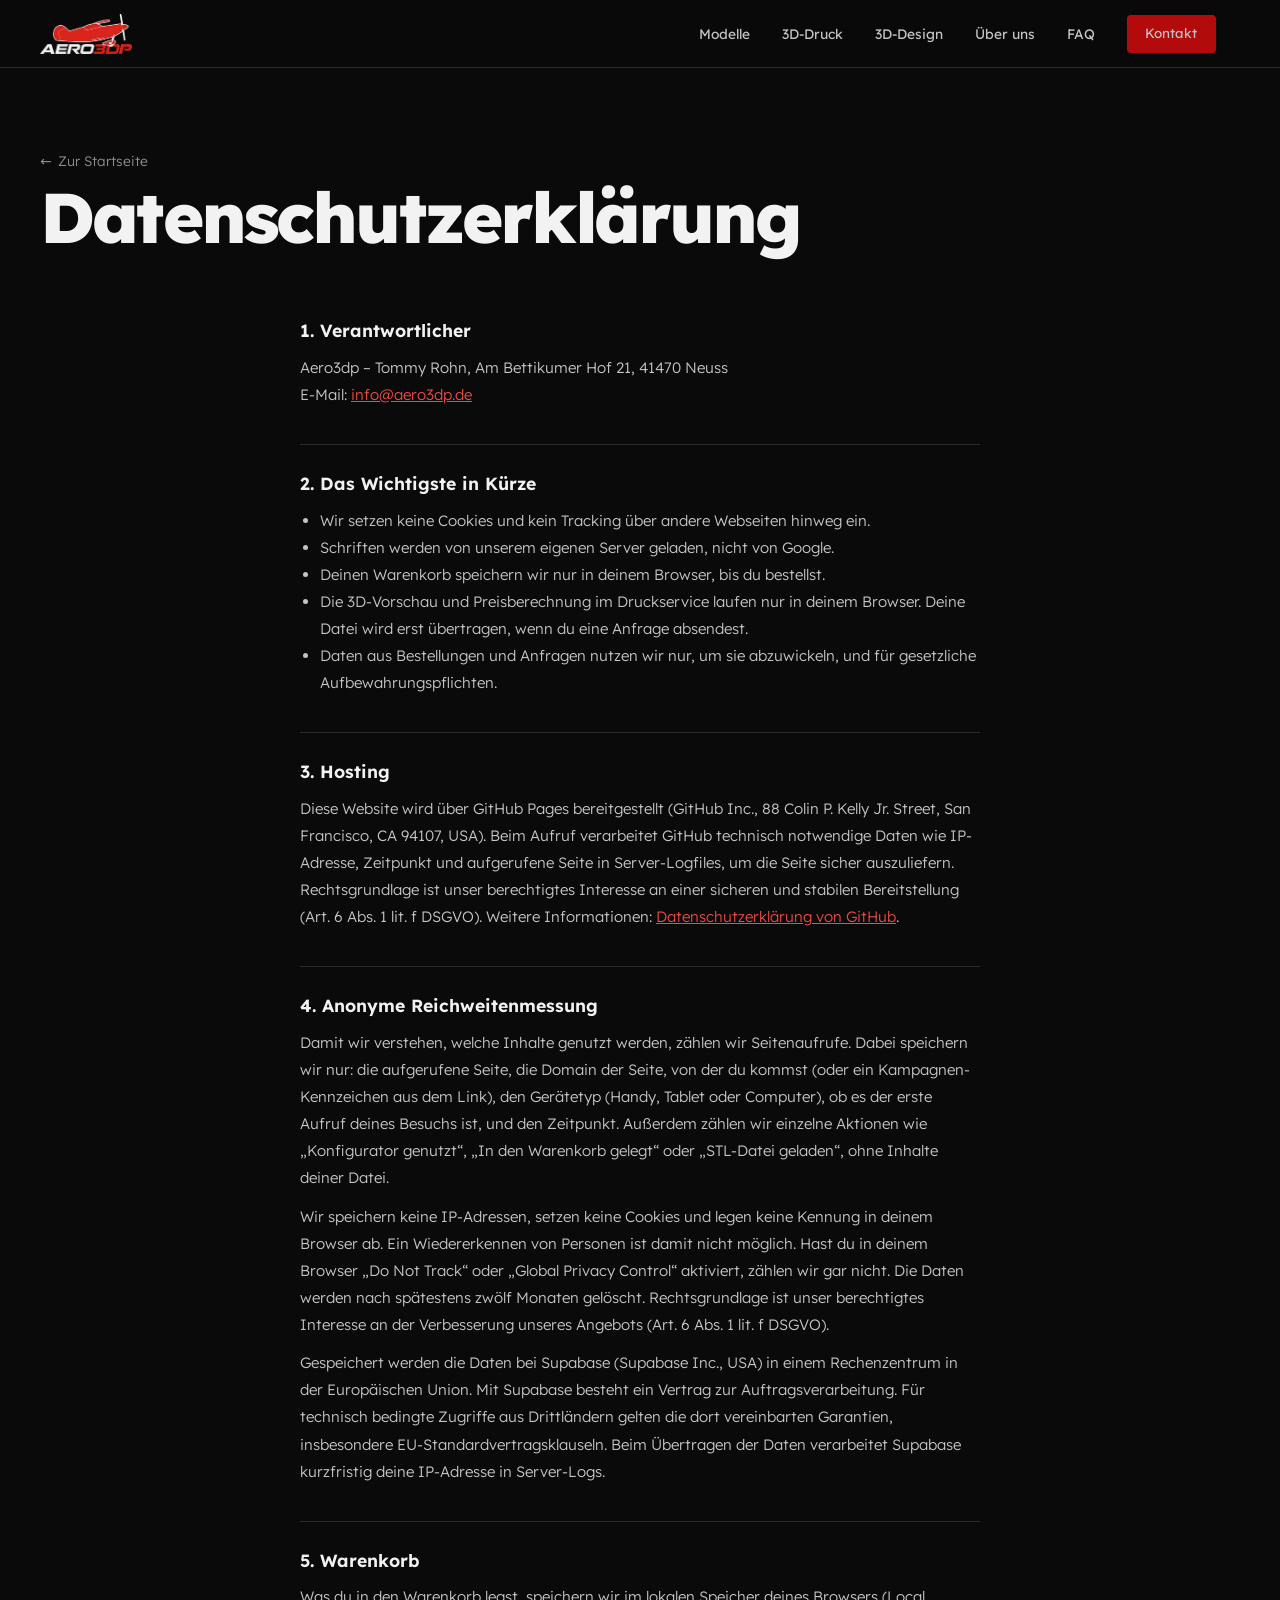
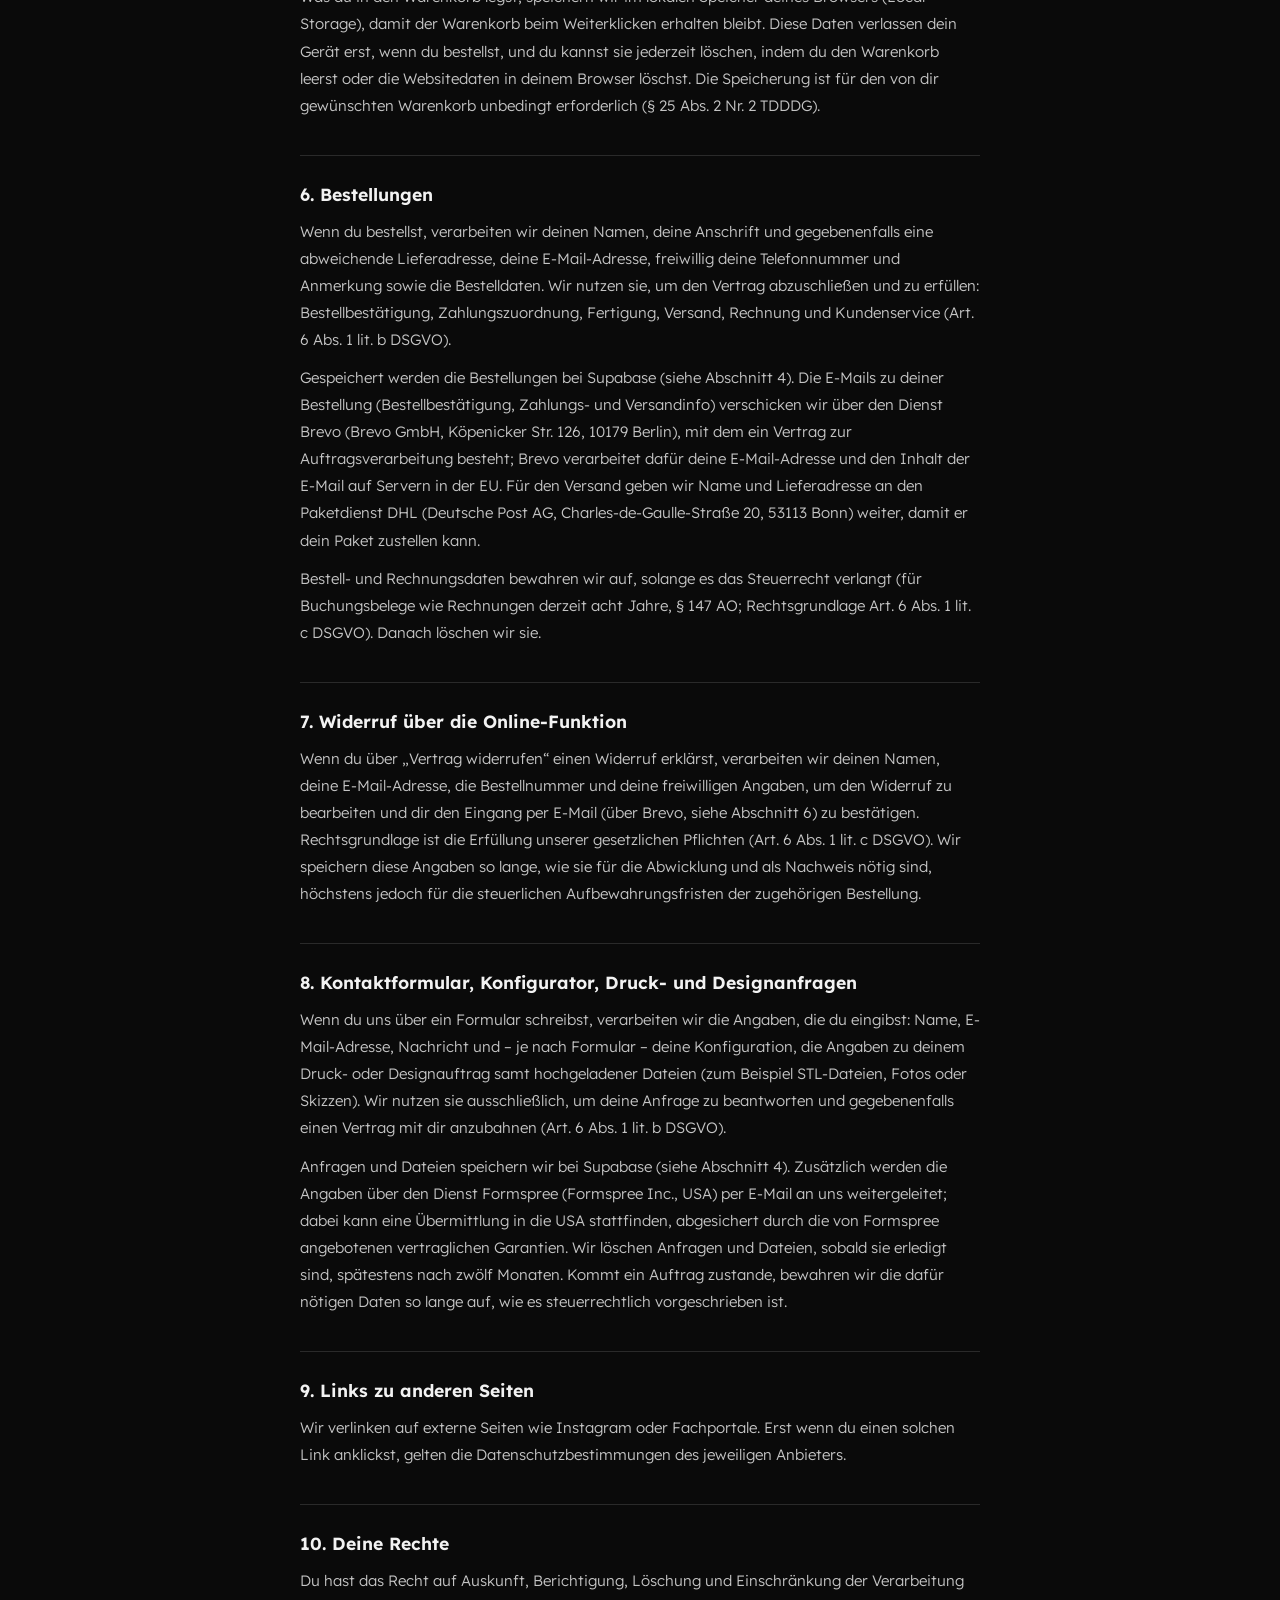
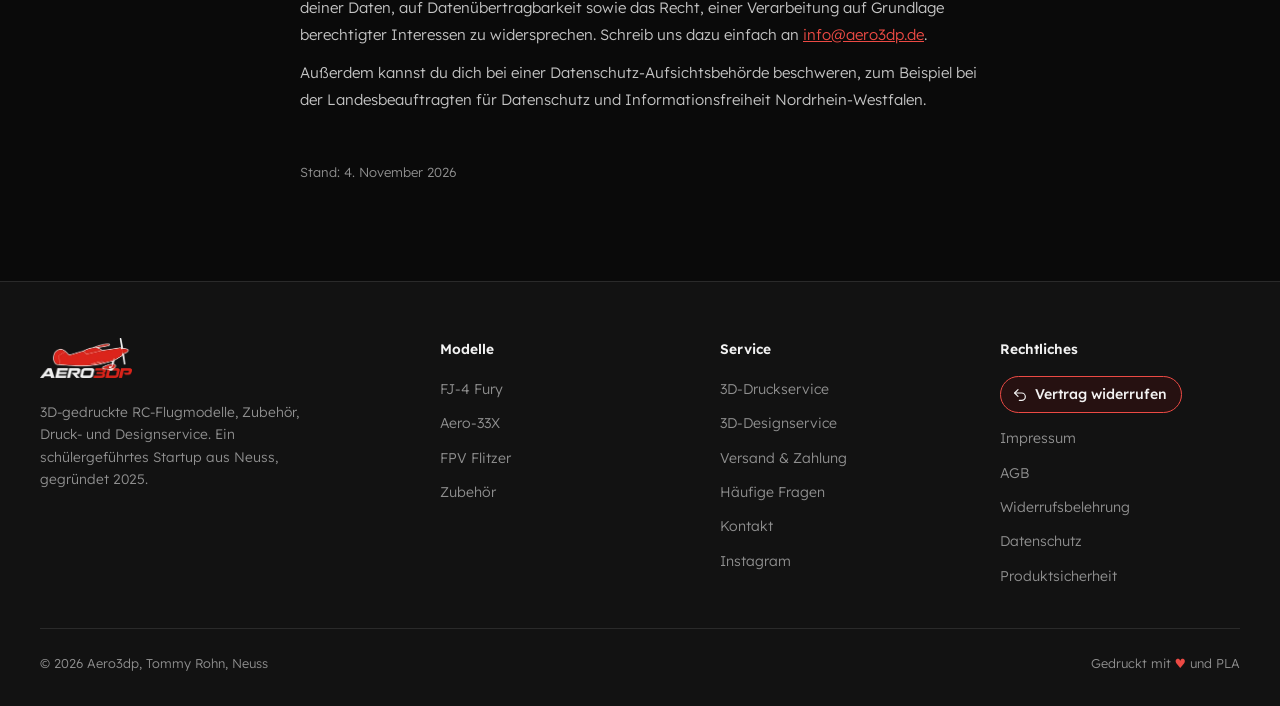
<file: datenschutz.html>
<!DOCTYPE html>
<html lang="de" class="no-js">
<head>
  <meta charset="UTF-8">
  <meta name="viewport" content="width=device-width, initial-scale=1, viewport-fit=cover">
  <title>Datenschutzerklärung – Aero3dp</title>
  <meta name="description" content="Datenschutzerklärung von Aero3dp: keine Cookies, anonyme Reichweitenmessung, Bestellungen, Anfragen und Dateien.">
  <meta name="robots" content="index, follow">
  <link rel="canonical" href="https://aero3dp.de/datenschutz.html">
  <meta name="theme-color" content="#0a0a0a">
  <meta name="color-scheme" content="dark">
  <link rel="icon" href="favicon.ico" sizes="any">
  <link rel="icon" href="favicon-32.png" type="image/png" sizes="32x32">
  <link rel="apple-touch-icon" href="apple-touch-icon.png">
  <link rel="manifest" href="site.webmanifest">
  <link rel="preload" href="fonts/lexend-latin.woff2" as="font" type="font/woff2" crossorigin>
  <script>document.documentElement.classList.add('js')</script>
  <link rel="stylesheet" href="styles.css?v=20261104">
  <meta property="og:type" content="website">
  <meta property="og:site_name" content="Aero3dp">
  <meta property="og:locale" content="de_DE">
  <meta property="og:title" content="Datenschutzerklärung – Aero3dp">
  <meta property="og:description" content="Datenschutzerklärung von Aero3dp: keine Cookies, anonyme Reichweitenmessung, Bestellungen, Anfragen und Dateien.">
  <meta property="og:url" content="https://aero3dp.de/datenschutz.html">
  <meta property="og:image" content="https://aero3dp.de/bilder/og-aero3dp.jpg?v=20261104">
  <meta property="og:image:width" content="1200">
  <meta property="og:image:height" content="630">
  <meta property="og:image:alt" content="Aero3dp Logo">
  <meta name="twitter:card" content="summary_large_image">
</head>
<body>
<a class="skip" href="#inhalt">Zum Inhalt springen</a>
<div class="altimeter" aria-hidden="true"><div class="altimeter-fill" id="altimeterFill"></div></div>
<button id="backToTop" type="button" aria-label="Nach oben scrollen"><svg viewBox="0 0 24 24" aria-hidden="true"><path d="M12 19V5M5 12l7-7 7 7"/></svg></button>
<nav id="nav" class="solid" aria-label="Hauptnavigation">
  <a href="index.html" class="logo" aria-label="Aero3dp Startseite"><img src="bilder/logo-hell-200.webp" srcset="bilder/logo-hell-200.webp 200w, bilder/logo-hell.webp 640w" sizes="100px" alt="Aero3dp" width="640" height="278"></a>
  <ul class="nav-links" id="navLinks">
    <li><a href="index.html#produkte">Modelle</a></li>
    <li><a href="druckservice.html">3D-Druck</a></li>
    <li><a href="designservice.html">3D-Design</a></li>
    <li><a href="index.html#ueber-uns">Über uns</a></li>
    <li><a href="index.html#faq">FAQ</a></li>
    <li><a href="index.html#kontakt" class="btn">Kontakt</a></li>
  </ul>
  <div class="nav-aktionen">
    <button class="korb-knopf" id="korbKnopf" type="button" aria-label="Warenkorb öffnen" aria-haspopup="dialog" hidden><svg viewBox="0 0 24 24" aria-hidden="true"><path d="M2.5 4h2.4l2.2 10.6a1.6 1.6 0 0 0 1.6 1.3h8.7a1.6 1.6 0 0 0 1.6-1.2L21 8H5.9"/><circle cx="9.6" cy="19.6" r="1.4"/><circle cx="17.2" cy="19.6" r="1.4"/></svg><span class="korb-zahl" hidden>0</span></button>
    <button class="burger" id="burger" type="button" aria-label="Menü öffnen" aria-expanded="false" aria-controls="navLinks"><span></span><span></span><span></span></button>
  </div>
</nav>

<main id="inhalt">
<header class="seitenkopf"><div class="seitenkopf-inhalt"><a class="zurueck" href="index.html"><span aria-hidden="true">←</span> Zur Startseite</a><h1>Datenschutzerklärung</h1></div></header>
<article class="legal">
<h2>1. Verantwortlicher</h2>
<p>Aero3dp – Tommy Rohn, Am Bettikumer Hof 21, 41470 Neuss<br>E-Mail: <a href="mailto:info@aero3dp.de">info@aero3dp.de</a></p>

<h2>2. Das Wichtigste in Kürze</h2>
<ul>
<li>Wir setzen keine Cookies und kein Tracking über andere Webseiten hinweg ein.</li>
<li>Schriften werden von unserem eigenen Server geladen, nicht von Google.</li>
<li>Deinen Warenkorb speichern wir nur in deinem Browser, bis du bestellst.</li>
<li>Die 3D-Vorschau und Preisberechnung im Druckservice laufen nur in deinem Browser. Deine Datei wird erst übertragen, wenn du eine Anfrage absendest.</li>
<li>Daten aus Bestellungen und Anfragen nutzen wir nur, um sie abzuwickeln, und für gesetzliche Aufbewahrungspflichten.</li>
</ul>

<h2>3. Hosting</h2>
<p>Diese Website wird über GitHub Pages bereitgestellt (GitHub Inc., 88 Colin P. Kelly Jr. Street, San Francisco, CA 94107, USA). Beim Aufruf verarbeitet GitHub technisch notwendige Daten wie IP-Adresse, Zeitpunkt und aufgerufene Seite in Server-Logfiles, um die Seite sicher auszuliefern. Rechtsgrundlage ist unser berechtigtes Interesse an einer sicheren und stabilen Bereitstellung (Art. 6 Abs. 1 lit. f DSGVO). Weitere Informationen: <a href="https://docs.github.com/de/site-policy/privacy-policies/github-general-privacy-statement" target="_blank" rel="noopener">Datenschutzerklärung von GitHub</a>.</p>

<h2>4. Anonyme Reichweitenmessung</h2>
<p>Damit wir verstehen, welche Inhalte genutzt werden, zählen wir Seitenaufrufe. Dabei speichern wir nur: die aufgerufene Seite, die Domain der Seite, von der du kommst (oder ein Kampagnen-Kennzeichen aus dem Link), den Gerätetyp (Handy, Tablet oder Computer), ob es der erste Aufruf deines Besuchs ist, und den Zeitpunkt. Außerdem zählen wir einzelne Aktionen wie „Konfigurator genutzt“, „In den Warenkorb gelegt“ oder „STL-Datei geladen“, ohne Inhalte deiner Datei.</p>
<p>Wir speichern keine IP-Adressen, setzen keine Cookies und legen keine Kennung in deinem Browser ab. Ein Wiedererkennen von Personen ist damit nicht möglich. Hast du in deinem Browser „Do Not Track“ oder „Global Privacy Control“ aktiviert, zählen wir gar nicht. Die Daten werden nach spätestens zwölf Monaten gelöscht. Rechtsgrundlage ist unser berechtigtes Interesse an der Verbesserung unseres Angebots (Art. 6 Abs. 1 lit. f DSGVO).</p>
<p>Gespeichert werden die Daten bei Supabase (Supabase Inc., USA) in einem Rechenzentrum in der Europäischen Union. Mit Supabase besteht ein Vertrag zur Auftragsverarbeitung. Für technisch bedingte Zugriffe aus Drittländern gelten die dort vereinbarten Garantien, insbesondere EU-Standardvertragsklauseln. Beim Übertragen der Daten verarbeitet Supabase kurzfristig deine IP-Adresse in Server-Logs.</p>

<h2>5. Warenkorb</h2>
<p>Was du in den Warenkorb legst, speichern wir im lokalen Speicher deines Browsers (Local Storage), damit der Warenkorb beim Weiterklicken erhalten bleibt. Diese Daten verlassen dein Gerät erst, wenn du bestellst, und du kannst sie jederzeit löschen, indem du den Warenkorb leerst oder die Websitedaten in deinem Browser löschst. Die Speicherung ist für den von dir gewünschten Warenkorb unbedingt erforderlich (§ 25 Abs. 2 Nr. 2 TDDDG).</p>

<h2>6. Bestellungen</h2>
<p>Wenn du bestellst, verarbeiten wir deinen Namen, deine Anschrift und gegebenenfalls eine abweichende Lieferadresse, deine E-Mail-Adresse, freiwillig deine Telefonnummer und Anmerkung sowie die Bestelldaten. Wir nutzen sie, um den Vertrag abzuschließen und zu erfüllen: Bestellbestätigung, Zahlungszuordnung, Fertigung, Versand, Rechnung und Kundenservice (Art. 6 Abs. 1 lit. b DSGVO).</p>
<p>Gespeichert werden die Bestellungen bei Supabase (siehe Abschnitt 4). Die E-Mails zu deiner Bestellung (Bestellbestätigung, Zahlungs- und Versandinfo) verschicken wir über den Dienst Brevo (Brevo GmbH, Köpenicker Str. 126, 10179 Berlin), mit dem ein Vertrag zur Auftragsverarbeitung besteht; Brevo verarbeitet dafür deine E-Mail-Adresse und den Inhalt der E-Mail auf Servern in der EU. Für den Versand geben wir Name und Lieferadresse an den Paketdienst DHL (Deutsche Post AG, Charles-de-Gaulle-Straße 20, 53113 Bonn) weiter, damit er dein Paket zustellen kann.</p>
<p>Bestell- und Rechnungsdaten bewahren wir auf, solange es das Steuerrecht verlangt (für Buchungsbelege wie Rechnungen derzeit acht Jahre, § 147 AO; Rechtsgrundlage Art. 6 Abs. 1 lit. c DSGVO). Danach löschen wir sie.</p>

<h2>7. Widerruf über die Online-Funktion</h2>
<p>Wenn du über „Vertrag widerrufen“ einen Widerruf erklärst, verarbeiten wir deinen Namen, deine E-Mail-Adresse, die Bestellnummer und deine freiwilligen Angaben, um den Widerruf zu bearbeiten und dir den Eingang per E-Mail (über Brevo, siehe Abschnitt 6) zu bestätigen. Rechtsgrundlage ist die Erfüllung unserer gesetzlichen Pflichten (Art. 6 Abs. 1 lit. c DSGVO). Wir speichern diese Angaben so lange, wie sie für die Abwicklung und als Nachweis nötig sind, höchstens jedoch für die steuerlichen Aufbewahrungsfristen der zugehörigen Bestellung.</p>

<h2>8. Kontaktformular, Konfigurator, Druck- und Designanfragen</h2>
<p>Wenn du uns über ein Formular schreibst, verarbeiten wir die Angaben, die du eingibst: Name, E-Mail-Adresse, Nachricht und – je nach Formular – deine Konfiguration, die Angaben zu deinem Druck- oder Designauftrag samt hochgeladener Dateien (zum Beispiel STL-Dateien, Fotos oder Skizzen). Wir nutzen sie ausschließlich, um deine Anfrage zu beantworten und gegebenenfalls einen Vertrag mit dir anzubahnen (Art. 6 Abs. 1 lit. b DSGVO).</p>
<p>Anfragen und Dateien speichern wir bei Supabase (siehe Abschnitt 4). Zusätzlich werden die Angaben über den Dienst Formspree (Formspree Inc., USA) per E-Mail an uns weitergeleitet; dabei kann eine Übermittlung in die USA stattfinden, abgesichert durch die von Formspree angebotenen vertraglichen Garantien. Wir löschen Anfragen und Dateien, sobald sie erledigt sind, spätestens nach zwölf Monaten. Kommt ein Auftrag zustande, bewahren wir die dafür nötigen Daten so lange auf, wie es steuerrechtlich vorgeschrieben ist.</p>

<h2>9. Links zu anderen Seiten</h2>
<p>Wir verlinken auf externe Seiten wie Instagram oder Fachportale. Erst wenn du einen solchen Link anklickst, gelten die Datenschutzbestimmungen des jeweiligen Anbieters.</p>

<h2>10. Deine Rechte</h2>
<p>Du hast das Recht auf Auskunft, Berichtigung, Löschung und Einschränkung der Verarbeitung deiner Daten, auf Datenübertragbarkeit sowie das Recht, einer Verarbeitung auf Grundlage berechtigter Interessen zu widersprechen. Schreib uns dazu einfach an <a href="mailto:info@aero3dp.de">info@aero3dp.de</a>.</p>
<p>Außerdem kannst du dich bei einer Datenschutz-Aufsichtsbehörde beschweren, zum Beispiel bei der Landesbeauftragten für Datenschutz und Informationsfreiheit Nordrhein-Westfalen.</p>
<p class="stand">Stand: 4. November 2026</p>
</article>
</main>
<footer>
  <div class="footer-grid">
    <div class="footer-brand">
      <a href="index.html" class="logo" aria-label="Aero3dp Startseite"><img src="bilder/logo-hell-200.webp" srcset="bilder/logo-hell-200.webp 200w, bilder/logo-hell.webp 640w" sizes="100px" alt="Aero3dp" width="640" height="278" loading="lazy"></a>
      <p>3D-gedruckte RC-Flugmodelle, Zubehör, Druck- und Designservice. Ein schülergeführtes Startup aus Neuss, gegründet 2025.</p>
    </div>
    <div>
      <h2>Modelle</h2>
      <ul>
        <li><a href="fj4-fury.html">FJ-4 Fury</a></li>
        <li><a href="aero-33x.html">Aero-33X</a></li>
        <li><a href="fpv-flitzer.html">FPV Flitzer</a></li>
        <li><a href="index.html#produkte">Zubehör</a></li>
      </ul>
    </div>
    <div>
      <h2>Service</h2>
      <ul>
        <li><a href="druckservice.html">3D-Druckservice</a></li>
        <li><a href="designservice.html">3D-Designservice</a></li>
        <li><a href="versand.html">Versand &amp; Zahlung</a></li>
        <li><a href="index.html#faq">Häufige Fragen</a></li>
        <li><a href="index.html#kontakt">Kontakt</a></li>
        <li><a href="https://instagram.com/aero3dp" rel="noopener" target="_blank">Instagram</a></li>
      </ul>
    </div>
    <div>
      <h2>Rechtliches</h2>
      <ul>
        <li><a class="widerruf-knopf" href="widerruf.html#widerrufen"><svg viewBox="0 0 24 24" aria-hidden="true"><path d="M9 14 4 9l5-5"/><path d="M4 9h10.5a5.5 5.5 0 0 1 0 11H11"/></svg>Vertrag widerrufen</a></li>
        <li><a href="impressum.html">Impressum</a></li>
        <li><a href="agbs.html">AGB</a></li>
        <li><a href="widerruf.html#belehrung">Widerrufsbelehrung</a></li>
        <li><a href="datenschutz.html">Datenschutz</a></li>
        <li><a href="sicherheit.html">Produktsicherheit</a></li>
      </ul>
    </div>
  </div>
  <div class="footer-unten">
    <span>© <span data-jahr>2026</span> Aero3dp, Tommy Rohn, Neuss</span>
    <span class="herz-zeile">Gedruckt mit <span class="herz" role="img" aria-label="Herz">♥</span> und PLA</span>
  </div>
</footer>
<script src="config.js?v=20261104"></script>
<script src="backend.js?v=20261104"></script>
<script src="katalog.js?v=20261104"></script>
<script src="script.js?v=20261104"></script>
<script src="shop.js?v=20261104"></script>
</body>
</html>
</file>
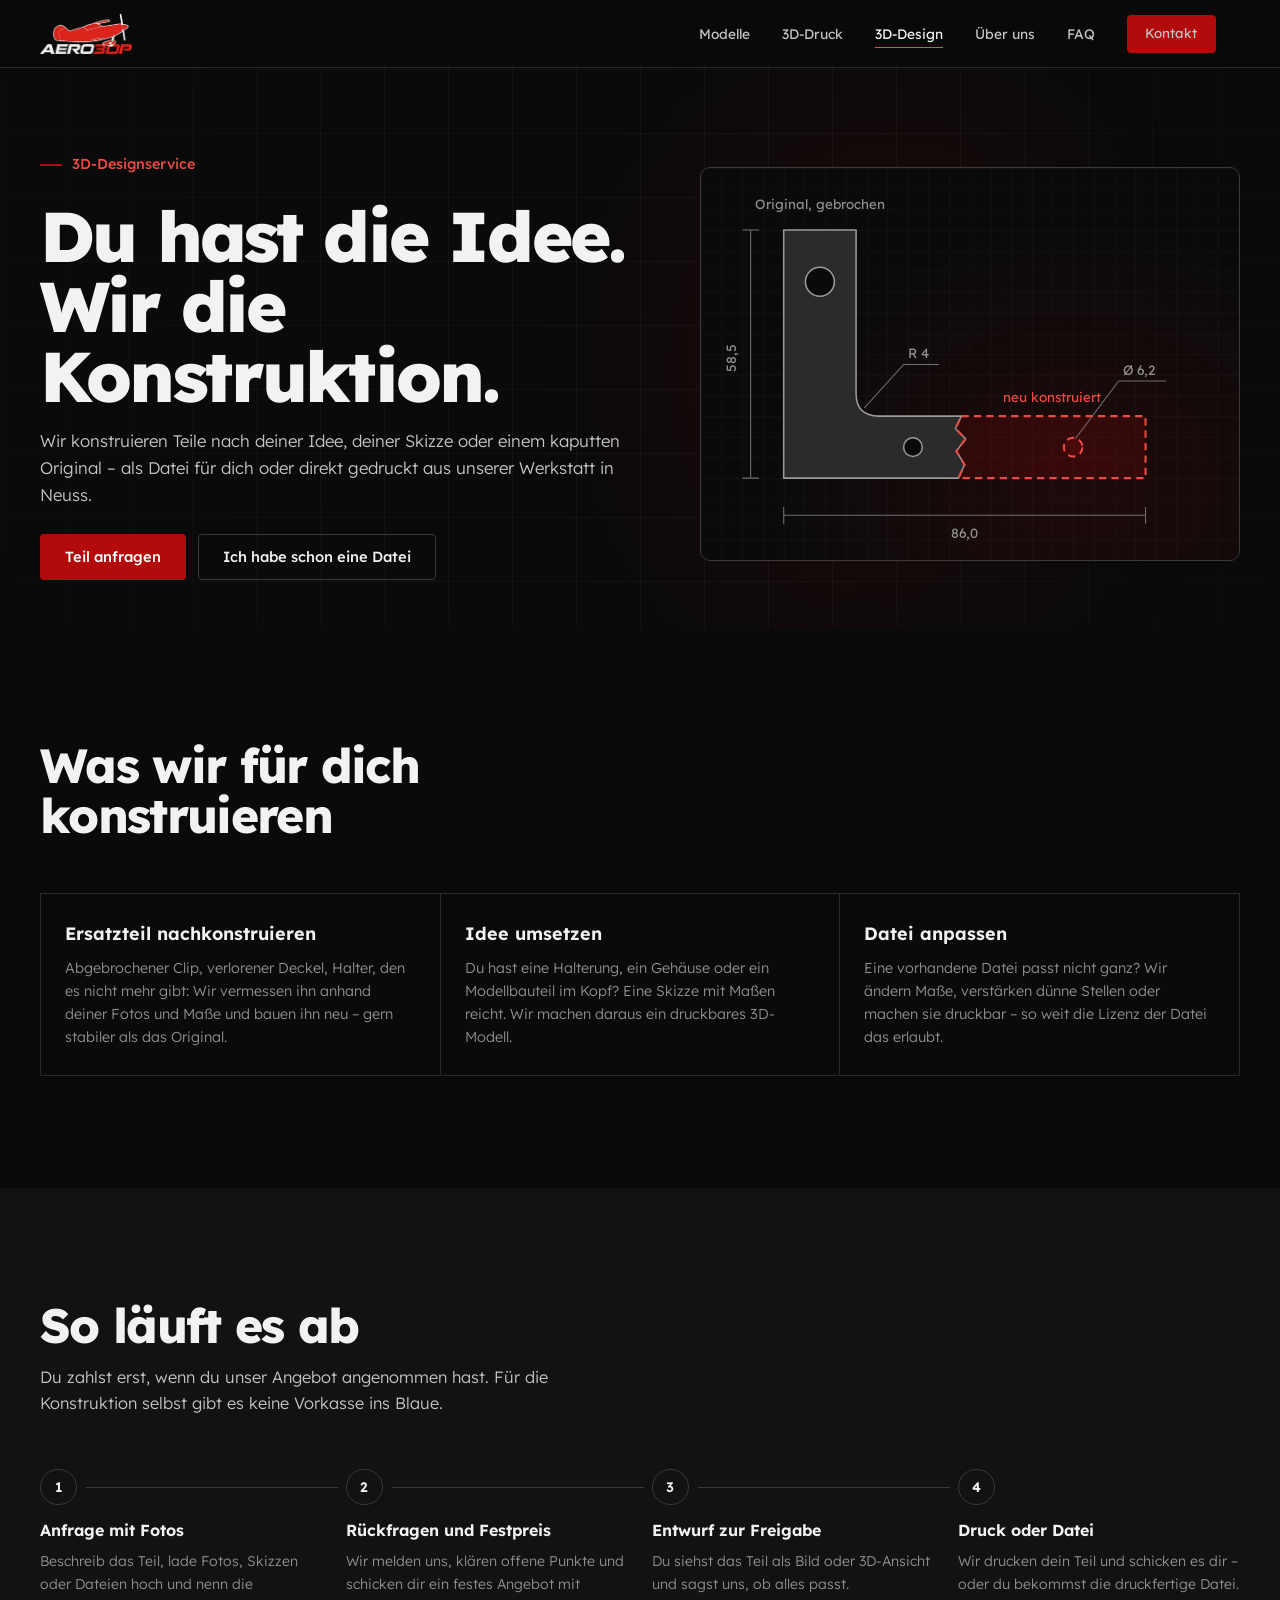
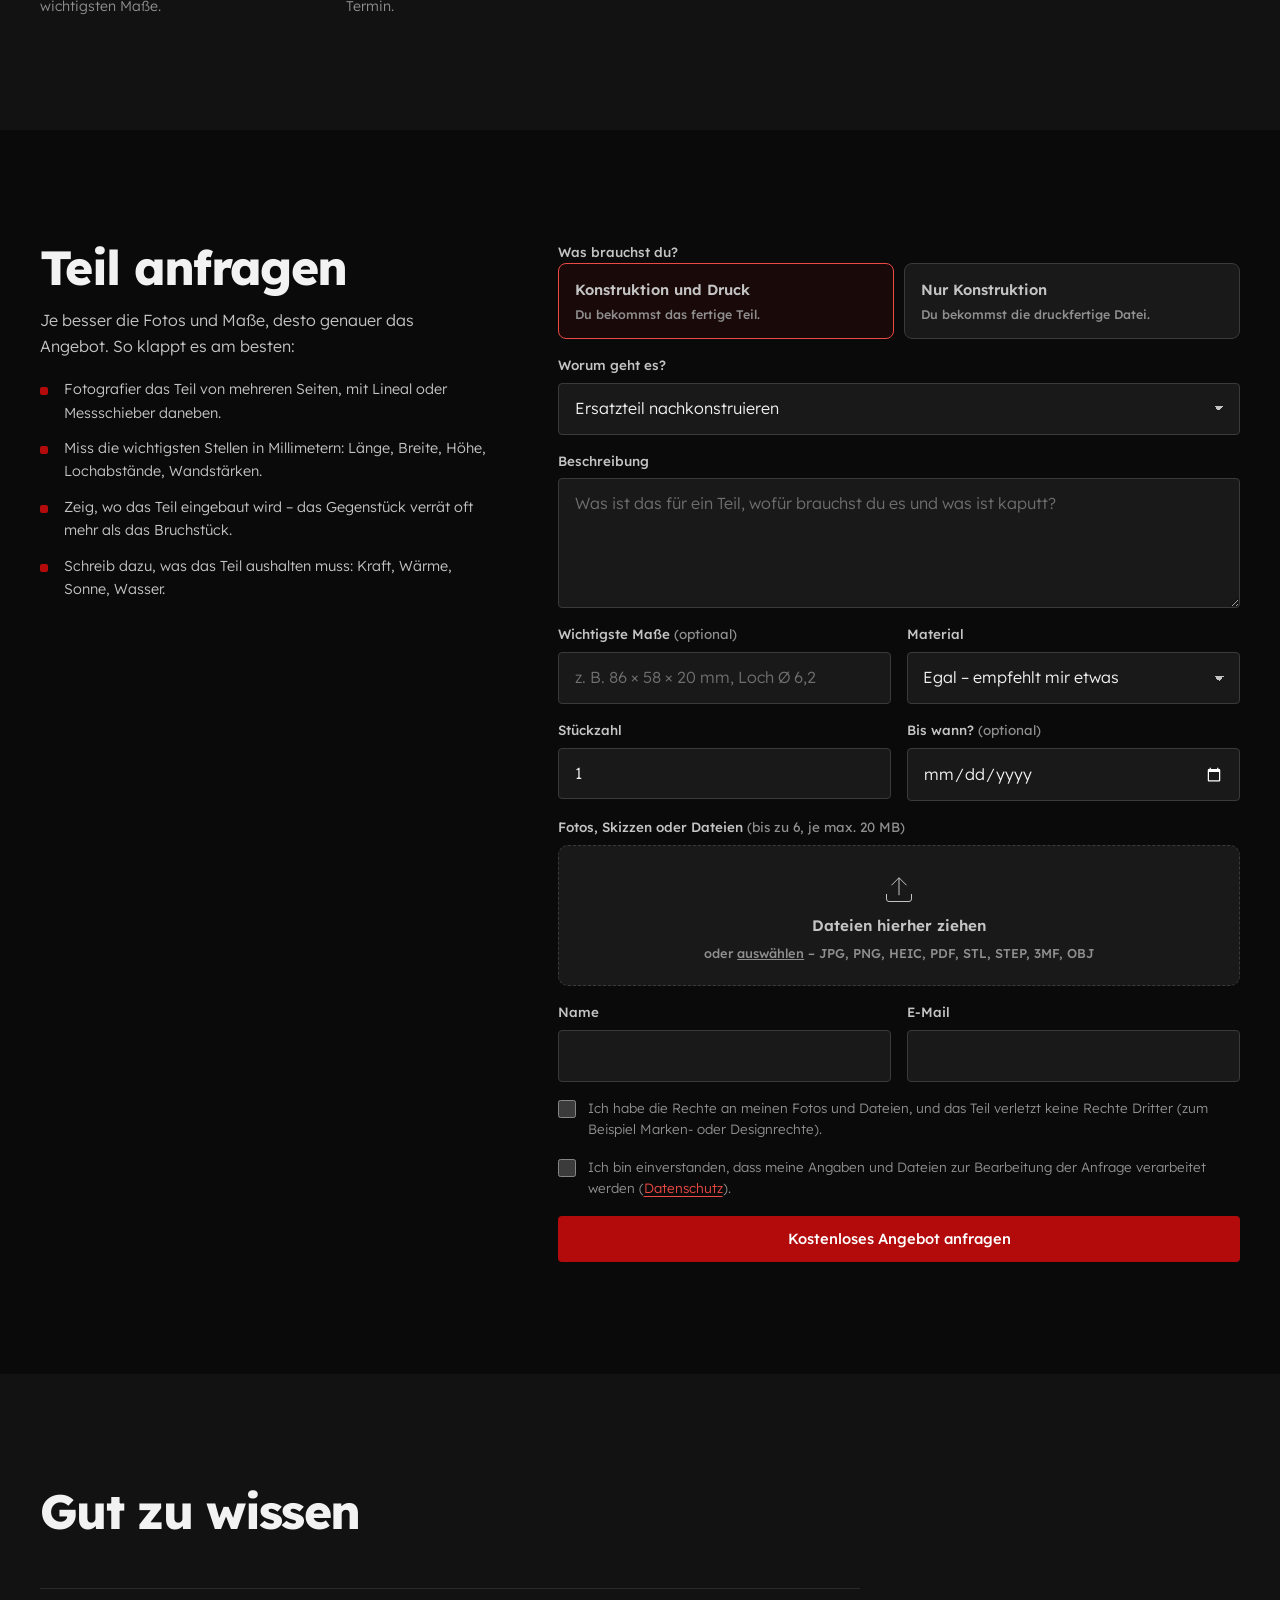
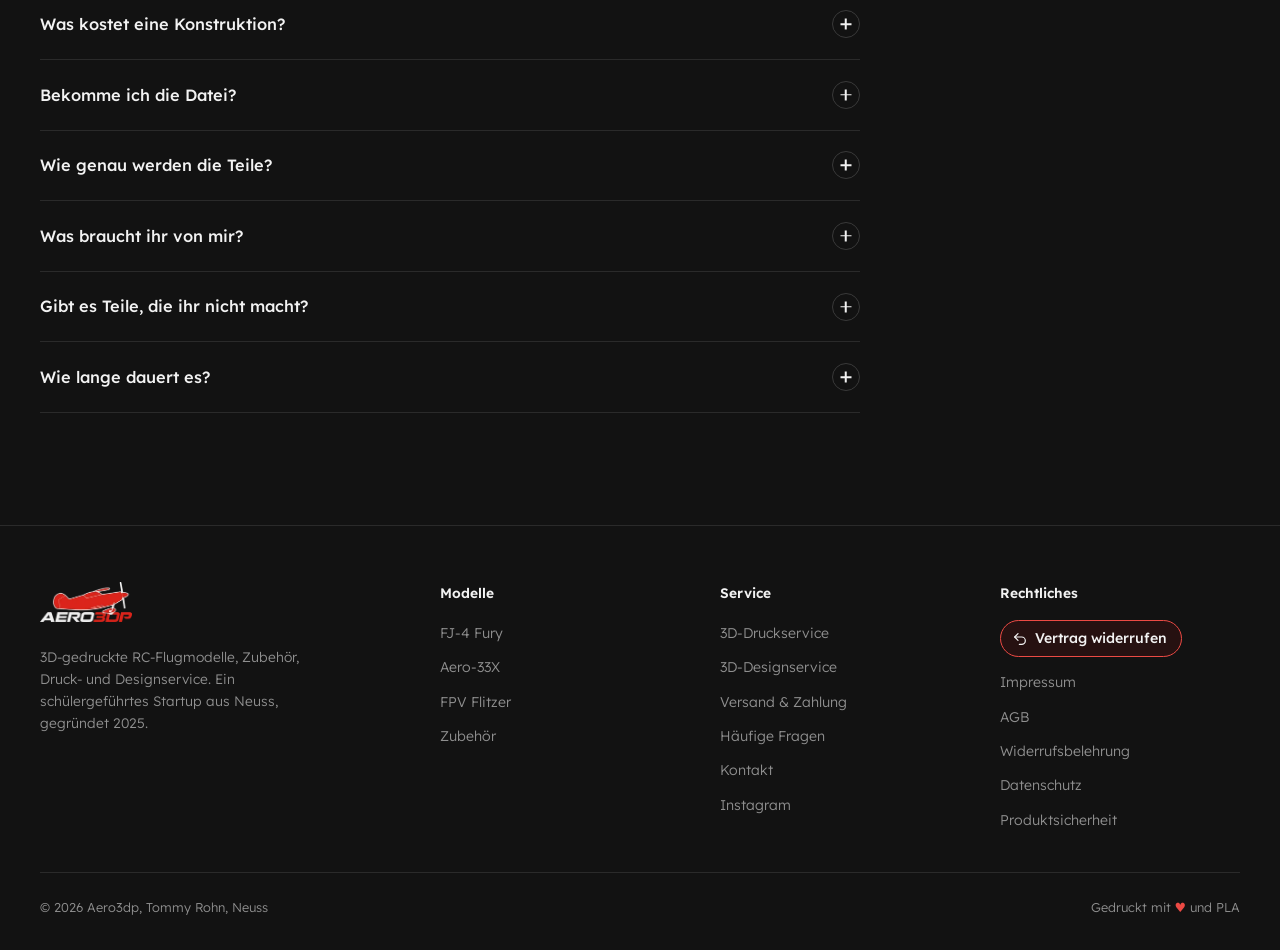
<file: designservice.html>
<!DOCTYPE html>
<html lang="de" class="no-js">
<head>
  <meta charset="UTF-8">
  <meta name="viewport" content="width=device-width, initial-scale=1, viewport-fit=cover">
  <title>3D-Designservice: Ersatzteile &amp; Ideen konstruieren lassen | Aero3dp</title>
  <meta name="description" content="Kaputtes Teil nachbauen oder eigene Idee umsetzen: Wir konstruieren es im CAD nach Fotos und Maßen und drucken es in PLA, PETG oder LW-PLA – oder du bekommst die Datei.">
  <meta name="robots" content="index, follow">
  <link rel="canonical" href="https://aero3dp.de/designservice.html">
  <meta name="theme-color" content="#0a0a0a">
  <meta name="color-scheme" content="dark">
  <link rel="icon" href="favicon.ico" sizes="any">
  <link rel="icon" href="favicon-32.png" type="image/png" sizes="32x32">
  <link rel="apple-touch-icon" href="apple-touch-icon.png">
  <link rel="manifest" href="site.webmanifest">
  <link rel="preload" href="fonts/lexend-latin.woff2" as="font" type="font/woff2" crossorigin>
  <script>document.documentElement.classList.add('js')</script>
  <link rel="stylesheet" href="styles.css?v=20261104">
  <link rel="stylesheet" href="shop.css?v=20261104">
  <meta property="og:type" content="website">
  <meta property="og:site_name" content="Aero3dp">
  <meta property="og:locale" content="de_DE">
  <meta property="og:title" content="3D-Designservice: Ersatzteile &amp; Ideen konstruieren lassen | Aero3dp">
  <meta property="og:description" content="Kaputtes Teil nachbauen oder eigene Idee umsetzen: Wir konstruieren es im CAD nach Fotos und Maßen und drucken es in PLA, PETG oder LW-PLA – oder du bekommst die Datei.">
  <meta property="og:url" content="https://aero3dp.de/designservice.html">
  <meta property="og:image" content="https://aero3dp.de/bilder/og-aero3dp.jpg?v=20261104">
  <meta property="og:image:width" content="1200">
  <meta property="og:image:height" content="630">
  <meta property="og:image:alt" content="Aero3dp Logo">
  <meta name="twitter:card" content="summary_large_image">
  <script type="application/ld+json">{"@context":"https://schema.org","@type":"Service","name":"3D-Designservice","serviceType":"CAD-Konstruktion und 3D-Druck","provider":{"@type":"Organization","name":"Aero3dp","url":"https://aero3dp.de/"},"areaServed":"DE","description":"Ersatzteile nachkonstruieren, Ideen als 3D-Modell umsetzen und auf Wunsch drucken. Aero3dp aus Neuss."}</script>
  <script type="application/ld+json">{"@context":"https://schema.org","@type":"FAQPage","mainEntity":[{"@type":"Question","name":"Was kostet eine Konstruktion?","acceptedAnswer":{"@type":"Answer","text":"Das hängt vom Aufwand ab: Ein einfacher Halter ist schnell gezeichnet, ein Teil mit Gewinden, Passungen und Rundungen braucht mehr Zeit. Du bekommst vorher immer ein festes Angebot – die Anfrage ist kostenlos und unverbindlich."}},{"@type":"Question","name":"Bekomme ich die Datei?","acceptedAnswer":{"@type":"Answer","text":"Wenn du „nur Konstruktion“ wählst, bekommst du die druckfertige STL-Datei. Bei „Konstruktion und Druck“ schicken wir dir das fertige Teil, die Datei auf Wunsch dazu. Bearbeitbare CAD-Dateien (STEP) und eine gewerbliche Nutzung vereinbaren wir im Angebot."}},{"@type":"Question","name":"Wie genau werden die Teile?","acceptedAnswer":{"@type":"Answer","text":"Unsere Drucker arbeiten auf etwa zwei Zehntelmillimeter genau. Bei Passungen, Clips oder Gewinden drucken wir vorab gern ein kleines Probestück – das steht dann im Angebot."}},{"@type":"Question","name":"Was braucht ihr von mir?","acceptedAnswer":{"@type":"Answer","text":"Gute Fotos von mehreren Seiten, am besten mit einem Lineal oder Messschieber daneben, und die wichtigsten Maße in Millimetern. Hast du noch Bruchstücke oder das Gegenstück, fotografier sie mit. Für eigene Ideen reicht oft eine Skizze mit Maßen."}},{"@type":"Question","name":"Gibt es Teile, die ihr nicht macht?","acceptedAnswer":{"@type":"Answer","text":"Ja. Wir konstruieren keine Waffen oder Waffenteile und nichts, was Marken-, Design- oder Urheberrechte anderer verletzt. Für sicherheitskritische Teile, zum Beispiel an Fahrzeugen oder unter Druck und Hitze, ist 3D-Druck meist nicht geeignet – wir sagen dir ehrlich, wenn das so ist."}},{"@type":"Question","name":"Wie lange dauert es?","acceptedAnswer":{"@type":"Answer","text":"Einfache Teile schaffen wir oft innerhalb weniger Tage, aufwendige Konstruktionen brauchen länger. Den Termin nennen wir dir im Angebot. Brauchst du das Teil bis zu einem bestimmten Tag, schreib es in die Anfrage."}}]}</script>
</head>
<body>
<a class="skip" href="#inhalt">Zum Inhalt springen</a>
<div class="altimeter" aria-hidden="true"><div class="altimeter-fill" id="altimeterFill"></div></div>
<button id="backToTop" type="button" aria-label="Nach oben scrollen"><svg viewBox="0 0 24 24" aria-hidden="true"><path d="M12 19V5M5 12l7-7 7 7"/></svg></button>
<nav id="nav" class="solid" aria-label="Hauptnavigation">
  <a href="index.html" class="logo" aria-label="Aero3dp Startseite"><img src="bilder/logo-hell-200.webp" srcset="bilder/logo-hell-200.webp 200w, bilder/logo-hell.webp 640w" sizes="100px" alt="Aero3dp" width="640" height="278"></a>
  <ul class="nav-links" id="navLinks">
    <li><a href="index.html#produkte">Modelle</a></li>
    <li><a href="druckservice.html">3D-Druck</a></li>
    <li><a href="designservice.html" aria-current="page">3D-Design</a></li>
    <li><a href="index.html#ueber-uns">Über uns</a></li>
    <li><a href="index.html#faq">FAQ</a></li>
    <li><a href="index.html#kontakt" class="btn">Kontakt</a></li>
  </ul>
  <div class="nav-aktionen">
    <button class="korb-knopf" id="korbKnopf" type="button" aria-label="Warenkorb öffnen" aria-haspopup="dialog" hidden><svg viewBox="0 0 24 24" aria-hidden="true"><path d="M2.5 4h2.4l2.2 10.6a1.6 1.6 0 0 0 1.6 1.3h8.7a1.6 1.6 0 0 0 1.6-1.2L21 8H5.9"/><circle cx="9.6" cy="19.6" r="1.4"/><circle cx="17.2" cy="19.6" r="1.4"/></svg><span class="korb-zahl" hidden>0</span></button>
    <button class="burger" id="burger" type="button" aria-label="Menü öffnen" aria-expanded="false" aria-controls="navLinks"><span></span><span></span><span></span></button>
  </div>
</nav>

<main id="inhalt">
<header class="seitenkopf designkopf">
  <div class="hero-raster" aria-hidden="true"></div>
  <div class="seitenkopf-inhalt design-kopf-raster">
    <div>
      <p class="kicker">3D-Designservice</p>
      <h1>Du hast die Idee. Wir die Konstruktion.</h1>
      <p class="lead">Wir konstruieren Teile nach deiner Idee, deiner Skizze oder einem kaputten Original – als Datei für dich oder direkt gedruckt aus unserer Werkstatt in Neuss.</p>
      <div class="hero-btns"><a class="btn magnet" href="#anfrage">Teil anfragen</a><a class="btn btn-ghost" href="druckservice.html">Ich habe schon eine Datei</a></div>
    </div>
    <div class="rekon-karte rekon-statisch" aria-hidden="false"><svg class="rekon" viewBox="0 0 520 380" role="img" aria-labelledby="rekon-titel">
  <title id="rekon-titel">Bauplan: Ein gebrochener Winkelhalter wird im CAD vermessen und rot ergänzt</title>
  <defs>
    <pattern id="rekon-raster" width="20" height="20" patternUnits="userSpaceOnUse"><path d="M20 0H0V20" fill="none" stroke="rgba(255,255,255,.05)"/></pattern>
    <clipPath id="rekon-clip"><rect class="rekon-wisch" x="240" y="200" width="240" height="120"/></clipPath>
  </defs>
  <rect width="520" height="380" fill="url(#rekon-raster)"/>
  <g class="rekon-mass" aria-hidden="true">
    <path d="M80 336H430M80 328v16M430 328v16"/><text x="255" y="358" text-anchor="middle">86,0</text>
    <path d="M48 60V300M40 60h16M40 300h16"/><text x="34" y="184" text-anchor="middle" transform="rotate(-90 34 184)">58,5</text>
    <path d="M362 262 404 206h46"/><text x="408" y="200">Ø 6,2</text>
    <path d="M158 232 196 190h34"/><text x="200" y="184">R 4</text>
  </g>
  <path class="rekon-alt" d="M80 60H150V218Q150 240 172 240H252L246 252 256 262 247 274 255 287 249 300H80Z"/>
  <circle class="rekon-loch" cx="115" cy="110" r="14"/><circle class="rekon-loch" cx="205" cy="270" r="9"/>
  <g clip-path="url(#rekon-clip)">
    <path class="rekon-neu" d="M252 240H430V300H249L255 287 247 274 256 262 246 252Z"/>
    <circle class="rekon-neu" cx="360" cy="270" r="9"/>
  </g>
  <text class="rekon-label" x="115" y="40" text-anchor="middle">Original, gebrochen</text>
  <text class="rekon-label rot" x="340" y="226" text-anchor="middle">neu konstruiert</text>
</svg></div>
  </div>
</header>

<section class="sec" aria-labelledby="leistungen-titel">
  <div class="sec-head"><h2 id="leistungen-titel">Was wir für dich konstruieren</h2></div>
  <ul class="leistungen"><li><h3>Ersatzteil nachkonstruieren</h3><p>Abgebrochener Clip, verlorener Deckel, Halter, den es nicht mehr gibt: Wir vermessen ihn anhand deiner Fotos und Maße und bauen ihn neu – gern stabiler als das Original.</p></li><li><h3>Idee umsetzen</h3><p>Du hast eine Halterung, ein Gehäuse oder ein Modellbauteil im Kopf? Eine Skizze mit Maßen reicht. Wir machen daraus ein druckbares 3D-Modell.</p></li><li><h3>Datei anpassen</h3><p>Eine vorhandene Datei passt nicht ganz? Wir ändern Maße, verstärken dünne Stellen oder machen sie druckbar – so weit die Lizenz der Datei das erlaubt.</p></li></ul>
</section>

<section class="sec sec-alt" aria-labelledby="ablauf-titel">
  <div class="sec-head"><h2 id="ablauf-titel">So läuft es ab</h2><p>Du zahlst erst, wenn du unser Angebot angenommen hast. Für die Konstruktion selbst gibt es keine Vorkasse ins Blaue.</p></div>
  <ol class="ablauf">
    <li><h3>Anfrage mit Fotos</h3><p>Beschreib das Teil, lade Fotos, Skizzen oder Dateien hoch und nenn die wichtigsten Maße.</p></li>
    <li><h3>Rückfragen und Festpreis</h3><p>Wir melden uns, klären offene Punkte und schicken dir ein festes Angebot mit Termin.</p></li>
    <li><h3>Entwurf zur Freigabe</h3><p>Du siehst das Teil als Bild oder 3D-Ansicht und sagst uns, ob alles passt.</p></li>
    <li><h3>Druck oder Datei</h3><p>Wir drucken dein Teil und schicken es dir – oder du bekommst die druckfertige Datei.</p></li>
  </ol>
</section>

<section class="sec design-anfrage" id="anfrage" aria-labelledby="anfrage-titel">
  <div class="anfrage-raster">
    <div class="anfrage-tipps">
      <h2 class="h2" id="anfrage-titel">Teil anfragen</h2>
      <p>Je besser die Fotos und Maße, desto genauer das Angebot. So klappt es am besten:</p>
      <ul class="tipp-liste">
        <li>Fotografier das Teil von mehreren Seiten, mit Lineal oder Messschieber daneben.</li>
        <li>Miss die wichtigsten Stellen in Millimetern: Länge, Breite, Höhe, Lochabstände, Wandstärken.</li>
        <li>Zeig, wo das Teil eingebaut wird – das Gegenstück verrät oft mehr als das Bruchstück.</li>
        <li>Schreib dazu, was das Teil aushalten muss: Kraft, Wärme, Sonne, Wasser.</li>
      </ul>
    </div>
    <form class="formular design-form" id="designForm" novalidate>
      <fieldset class="feld"><legend class="label">Was brauchst du?</legend>
        <div class="wahl-raster">
          <label class="wahl-karte"><input type="radio" name="leistung" value="design_druck" checked><span><b>Konstruktion und Druck</b><small>Du bekommst das fertige Teil.</small></span></label>
          <label class="wahl-karte"><input type="radio" name="leistung" value="design"><span><b>Nur Konstruktion</b><small>Du bekommst die druckfertige Datei.</small></span></label>
        </div>
      </fieldset>
      <div class="feld"><label for="d-art">Worum geht es?</label>
        <select id="d-art"><option value="ersatzteil">Ersatzteil nachkonstruieren</option><option value="idee">Eigene Idee umsetzen</option><option value="anpassen">Vorhandene Datei anpassen</option><option value="sonstiges">Etwas anderes</option></select></div>
      <div class="feld"><label for="d-beschreibung">Beschreibung</label><textarea id="d-beschreibung" required maxlength="3000" placeholder="Was ist das für ein Teil, wofür brauchst du es und was ist kaputt?"></textarea></div>
      <div class="feld-reihe">
        <div class="feld"><label for="d-masse">Wichtigste Maße <span class="optional">(optional)</span></label><input id="d-masse" maxlength="200" placeholder="z. B. 86 × 58 × 20 mm, Loch Ø 6,2"></div>
        <div class="feld"><label for="d-material">Material</label><select id="d-material"><option>Egal – empfehlt mir etwas</option><option>PLA</option><option>PETG</option><option>LW-PLA (nur Weiß)</option></select></div>
      </div>
      <div class="feld-reihe">
        <div class="feld"><label for="d-menge">Stückzahl</label><input id="d-menge" type="number" min="1" max="500" value="1" inputmode="numeric"></div>
        <div class="feld"><label for="d-frist">Bis wann? <span class="optional">(optional)</span></label><input id="d-frist" type="date"></div>
      </div>
      <div class="feld"><span class="label" id="d-dateien-label">Fotos, Skizzen oder Dateien <span class="optional">(bis zu 6, je max. 20 MB)</span></span>
        <label class="datei-zone" id="dateiZone" for="d-dateien">
          <svg viewBox="0 0 64 64" aria-hidden="true"><path d="M32 42V14M20 26l12-12 12 12"/><path d="M12 40v8a4 4 0 0 0 4 4h32a4 4 0 0 0 4-4v-8"/></svg><b>Dateien hierher ziehen</b><span>oder <u>auswählen</u> – JPG, PNG, HEIC, PDF, STL, STEP, 3MF, OBJ</span>
        </label>
        <input type="file" id="d-dateien" class="vh" multiple accept=".jpg,.jpeg,.png,.webp,.heic,.heif,.pdf,.stl,.step,.stp,.3mf,.obj,image/*,application/pdf" aria-labelledby="d-dateien-label">
        <ul class="datei-liste" id="dateiListe" aria-live="polite"></ul>
      </div>
      <div class="feld-reihe">
        <div class="feld"><label for="d-name">Name</label><input id="d-name" autocomplete="name" required maxlength="120"></div>
        <div class="feld"><label for="d-email">E-Mail</label><input id="d-email" type="email" autocomplete="email" required maxlength="200"></div>
      </div>
      <div class="honig" aria-hidden="true"><label>Nicht ausfüllen <input name="_gotcha" tabindex="-1" autocomplete="off"></label></div>
      <label class="feld-check"><input type="checkbox" id="d-rechte" required> <span>Ich habe die Rechte an meinen Fotos und Dateien, und das Teil verletzt keine Rechte Dritter (zum Beispiel Marken- oder Designrechte).</span></label>
      <label class="feld-check"><input type="checkbox" id="d-datenschutz" required> <span>Ich bin einverstanden, dass meine Angaben und Dateien zur Bearbeitung der Anfrage verarbeitet werden (<a class="textlink" href="datenschutz.html">Datenschutz</a>).</span></label>
      <div class="fortschritt" id="designFortschritt" hidden aria-hidden="true"><i></i></div>
      <p class="form-status" role="status" hidden></p>
      <button class="btn btn-block magnet" type="submit">Kostenloses Angebot anfragen</button>
    </form>
  </div>
</section>

<section class="sec sec-alt" aria-labelledby="design-faq">
  <div class="sec-head"><h2 id="design-faq">Gut zu wissen</h2></div>
  <div class="faq">
    <details><summary>Was kostet eine Konstruktion?<i aria-hidden="true"></i></summary><div class="antwort"><p>Das hängt vom Aufwand ab: Ein einfacher Halter ist schnell gezeichnet, ein Teil mit Gewinden, Passungen und Rundungen braucht mehr Zeit. Du bekommst vorher immer ein festes Angebot – die Anfrage ist kostenlos und unverbindlich.</p></div></details>
    <details><summary>Bekomme ich die Datei?<i aria-hidden="true"></i></summary><div class="antwort"><p>Wenn du „nur Konstruktion“ wählst, bekommst du die druckfertige STL-Datei. Bei „Konstruktion und Druck“ schicken wir dir das fertige Teil, die Datei auf Wunsch dazu. Bearbeitbare CAD-Dateien (STEP) und eine gewerbliche Nutzung vereinbaren wir im Angebot.</p></div></details>
    <details><summary>Wie genau werden die Teile?<i aria-hidden="true"></i></summary><div class="antwort"><p>Unsere Drucker arbeiten auf etwa zwei Zehntelmillimeter genau. Bei Passungen, Clips oder Gewinden drucken wir vorab gern ein kleines Probestück – das steht dann im Angebot.</p></div></details>
    <details><summary>Was braucht ihr von mir?<i aria-hidden="true"></i></summary><div class="antwort"><p>Gute Fotos von mehreren Seiten, am besten mit einem Lineal oder Messschieber daneben, und die wichtigsten Maße in Millimetern. Hast du noch Bruchstücke oder das Gegenstück, fotografier sie mit. Für eigene Ideen reicht oft eine Skizze mit Maßen.</p></div></details>
    <details><summary>Gibt es Teile, die ihr nicht macht?<i aria-hidden="true"></i></summary><div class="antwort"><p>Ja. Wir konstruieren keine Waffen oder Waffenteile und nichts, was Marken-, Design- oder Urheberrechte anderer verletzt. Für sicherheitskritische Teile, zum Beispiel an Fahrzeugen oder unter Druck und Hitze, ist 3D-Druck meist nicht geeignet – wir sagen dir ehrlich, wenn das so ist.</p></div></details>
    <details><summary>Wie lange dauert es?<i aria-hidden="true"></i></summary><div class="antwort"><p>Einfache Teile schaffen wir oft innerhalb weniger Tage, aufwendige Konstruktionen brauchen länger. Den Termin nennen wir dir im Angebot. Brauchst du das Teil bis zu einem bestimmten Tag, schreib es in die Anfrage.</p></div></details>
  </div>
</section>
</main>
<footer>
  <div class="footer-grid">
    <div class="footer-brand">
      <a href="index.html" class="logo" aria-label="Aero3dp Startseite"><img src="bilder/logo-hell-200.webp" srcset="bilder/logo-hell-200.webp 200w, bilder/logo-hell.webp 640w" sizes="100px" alt="Aero3dp" width="640" height="278" loading="lazy"></a>
      <p>3D-gedruckte RC-Flugmodelle, Zubehör, Druck- und Designservice. Ein schülergeführtes Startup aus Neuss, gegründet 2025.</p>
    </div>
    <div>
      <h2>Modelle</h2>
      <ul>
        <li><a href="fj4-fury.html">FJ-4 Fury</a></li>
        <li><a href="aero-33x.html">Aero-33X</a></li>
        <li><a href="fpv-flitzer.html">FPV Flitzer</a></li>
        <li><a href="index.html#produkte">Zubehör</a></li>
      </ul>
    </div>
    <div>
      <h2>Service</h2>
      <ul>
        <li><a href="druckservice.html">3D-Druckservice</a></li>
        <li><a href="designservice.html">3D-Designservice</a></li>
        <li><a href="versand.html">Versand &amp; Zahlung</a></li>
        <li><a href="index.html#faq">Häufige Fragen</a></li>
        <li><a href="index.html#kontakt">Kontakt</a></li>
        <li><a href="https://instagram.com/aero3dp" rel="noopener" target="_blank">Instagram</a></li>
      </ul>
    </div>
    <div>
      <h2>Rechtliches</h2>
      <ul>
        <li><a class="widerruf-knopf" href="widerruf.html#widerrufen"><svg viewBox="0 0 24 24" aria-hidden="true"><path d="M9 14 4 9l5-5"/><path d="M4 9h10.5a5.5 5.5 0 0 1 0 11H11"/></svg>Vertrag widerrufen</a></li>
        <li><a href="impressum.html">Impressum</a></li>
        <li><a href="agbs.html">AGB</a></li>
        <li><a href="widerruf.html#belehrung">Widerrufsbelehrung</a></li>
        <li><a href="datenschutz.html">Datenschutz</a></li>
        <li><a href="sicherheit.html">Produktsicherheit</a></li>
      </ul>
    </div>
  </div>
  <div class="footer-unten">
    <span>© <span data-jahr>2026</span> Aero3dp, Tommy Rohn, Neuss</span>
    <span class="herz-zeile">Gedruckt mit <span class="herz" role="img" aria-label="Herz">♥</span> und PLA</span>
  </div>
</footer>
<script src="config.js?v=20261104"></script>
<script src="backend.js?v=20261104"></script>
<script src="katalog.js?v=20261104"></script>
<script src="script.js?v=20261104"></script>
<script src="shop.js?v=20261104"></script>
<script src="design.js?v=20261104"></script>
</body>
</html>
</file>
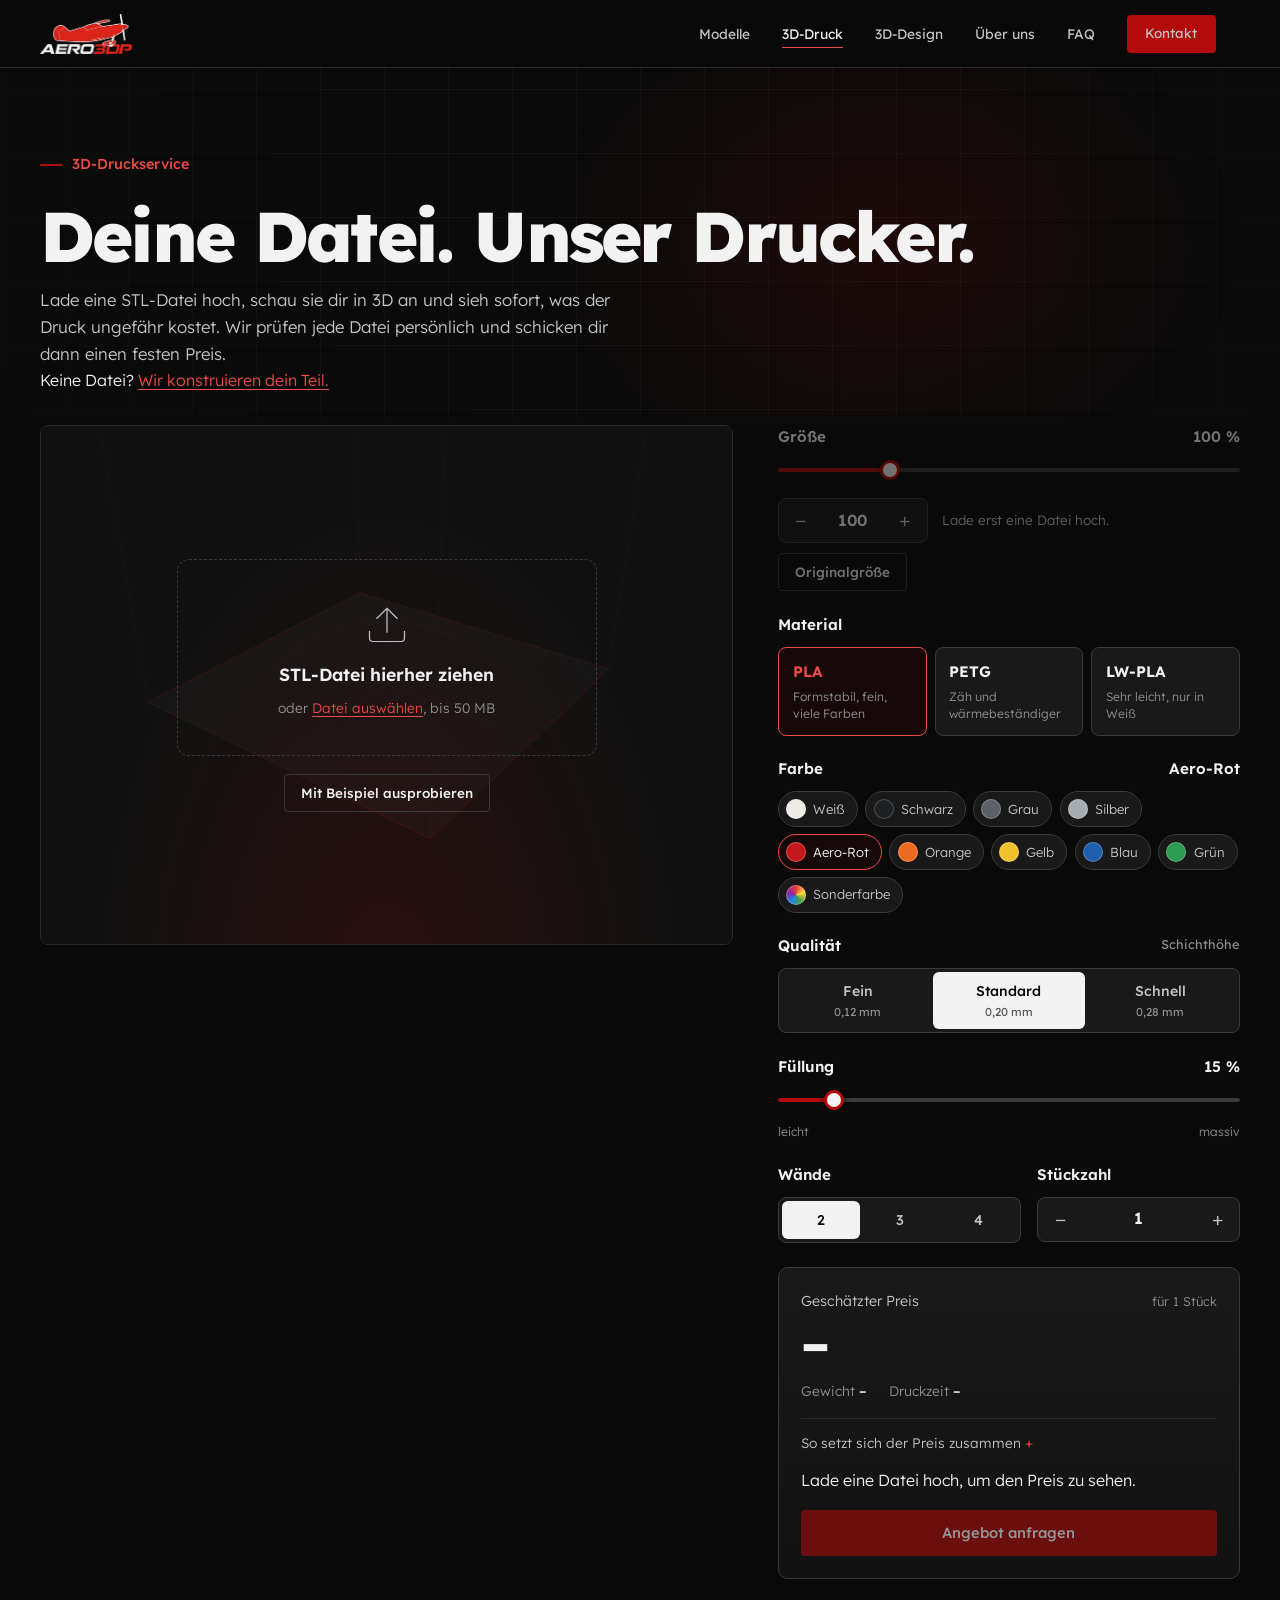
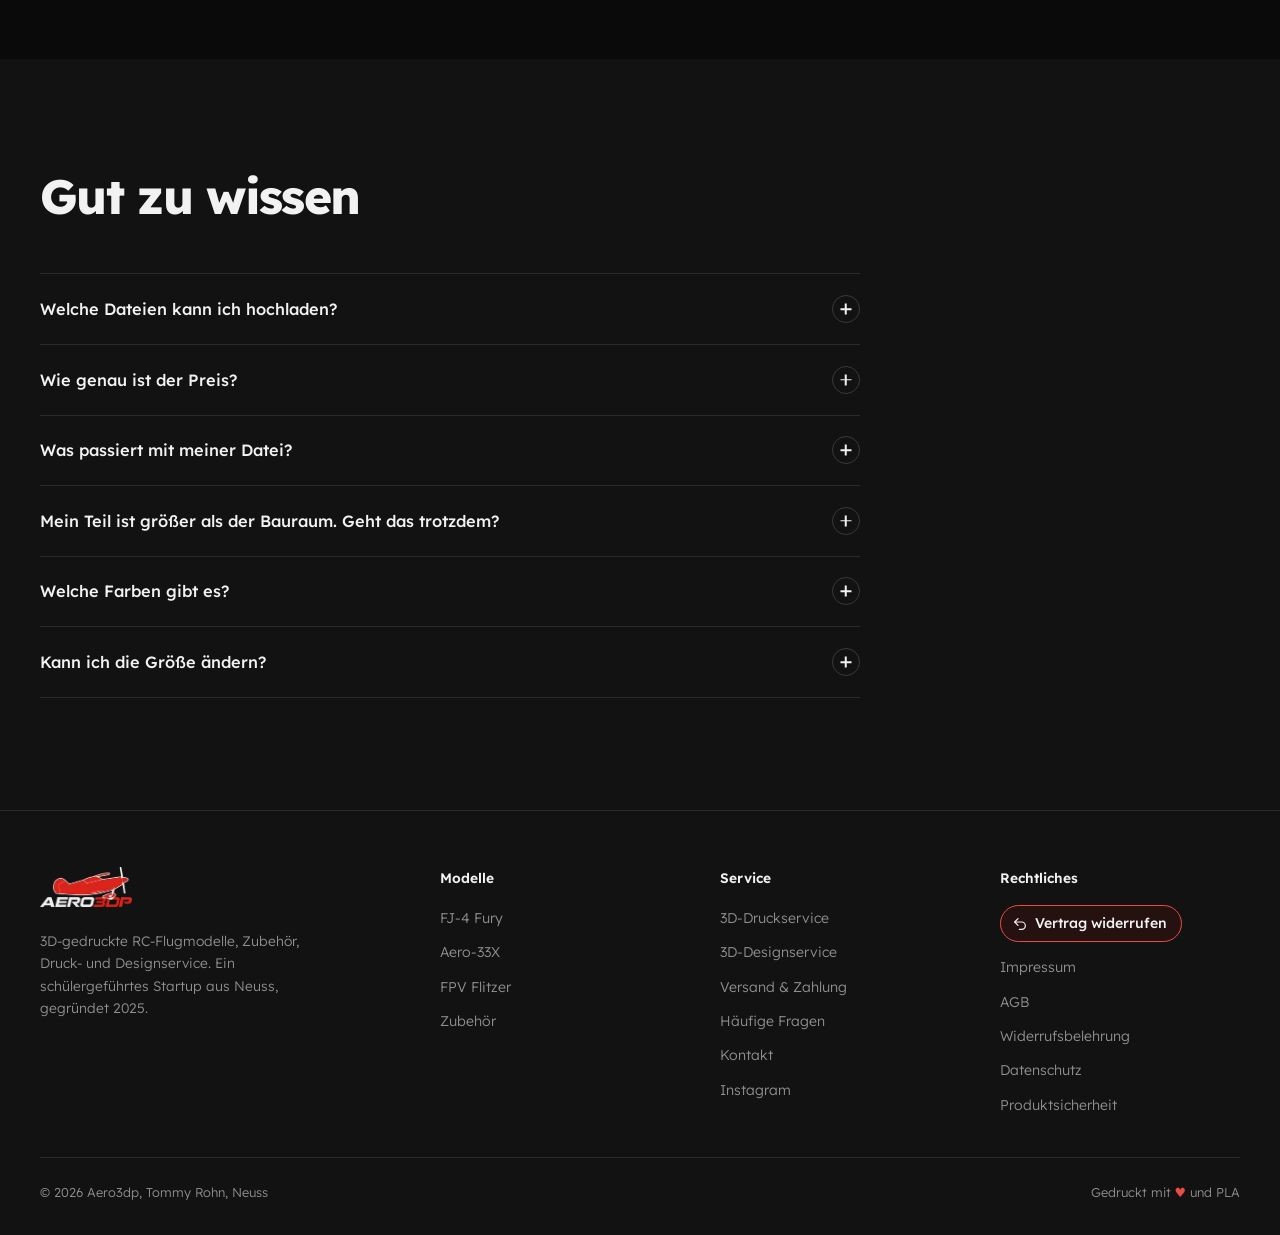
<file: druckservice.html>
<!DOCTYPE html>
<html lang="de" class="no-js">
<head>
  <meta charset="UTF-8">
  <meta name="viewport" content="width=device-width, initial-scale=1, viewport-fit=cover">
  <title>3D-Druckservice: STL hochladen &amp; Preis berechnen | Aero3dp</title>
  <meta name="description" content="Lade deine STL-Datei hoch, sieh sie in 3D und erhalte sofort eine Preisschätzung. Gedruckt in PLA, PETG oder LW-PLA bei Aero3dp in Neuss.">
  <meta name="robots" content="index, follow">
  <link rel="canonical" href="https://aero3dp.de/druckservice.html">
  <meta name="theme-color" content="#0a0a0a">
  <meta name="color-scheme" content="dark">
  <link rel="icon" href="favicon.ico" sizes="any">
  <link rel="icon" href="favicon-32.png" type="image/png" sizes="32x32">
  <link rel="apple-touch-icon" href="apple-touch-icon.png">
  <link rel="manifest" href="site.webmanifest">
  <link rel="preload" href="fonts/lexend-latin.woff2" as="font" type="font/woff2" crossorigin>
  <script>document.documentElement.classList.add('js')</script>
  <link rel="stylesheet" href="styles.css?v=20261104">
  <link rel="stylesheet" href="druckservice.css?v=20261104">
  <meta property="og:type" content="website">
  <meta property="og:site_name" content="Aero3dp">
  <meta property="og:locale" content="de_DE">
  <meta property="og:title" content="3D-Druckservice: STL hochladen &amp; Preis berechnen | Aero3dp">
  <meta property="og:description" content="Lade deine STL-Datei hoch, sieh sie in 3D und erhalte sofort eine Preisschätzung. Gedruckt in PLA, PETG oder LW-PLA bei Aero3dp in Neuss.">
  <meta property="og:url" content="https://aero3dp.de/druckservice.html">
  <meta property="og:image" content="https://aero3dp.de/bilder/og-aero3dp.jpg?v=20261104">
  <meta property="og:image:width" content="1200">
  <meta property="og:image:height" content="630">
  <meta property="og:image:alt" content="Aero3dp Logo">
  <meta name="twitter:card" content="summary_large_image">
  <script type="application/ld+json">{"@context":"https://schema.org","@type":"Service","name":"3D-Druckservice","serviceType":"3D-Druck (FDM)","provider":{"@type":"Organization","name":"Aero3dp","url":"https://aero3dp.de/"},"areaServed":"DE","description":"STL-Datei hochladen, Preis sofort schätzen und bei Aero3dp in Neuss drucken lassen. PLA, PETG und LW-PLA."}</script>
  <script type="application/ld+json">{"@context":"https://schema.org","@type":"FAQPage","mainEntity":[{"@type":"Question","name":"Welche Dateien kann ich hochladen?","acceptedAnswer":{"@type":"Answer","text":"STL-Dateien bis 50 MB, wie sie fast jedes CAD-Programm und Plattformen wie Printables oder Thingiverse ausgeben. Andere Formate (STEP, 3MF, OBJ) schickst du uns einfach per E-Mail."}},{"@type":"Question","name":"Wie genau ist der Preis?","acceptedAnswer":{"@type":"Answer","text":"Die Schätzung rechnet mit Volumen, Oberfläche, Füllung und Schichthöhe. Stützstrukturen und die beste Ausrichtung kennt erst der Slicer. Deshalb prüfen wir jede Datei persönlich und schicken dir dann einen festen Preis – erst danach bestellst du."}},{"@type":"Question","name":"Was passiert mit meiner Datei?","acceptedAnswer":{"@type":"Answer","text":"Die 3D-Vorschau und die Berechnung laufen nur in deinem Browser. Hochgeladen wird die Datei erst, wenn du auf „Angebot anfragen“ tippst. Wir nutzen sie ausschließlich für deinen Auftrag."}},{"@type":"Question","name":"Mein Teil ist größer als der Bauraum. Geht das trotzdem?","acceptedAnswer":{"@type":"Answer","text":"Oft ja: Wir teilen große Teile in passende Segmente mit Ausrichtungshilfen, so wie bei unseren Flugmodellen. Schick die Anfrage einfach ab, wir melden uns mit einem Vorschlag."}},{"@type":"Question","name":"Welche Farben gibt es?","acceptedAnswer":{"@type":"Answer","text":"Alle Farben, die wir gerade da haben, kannst du direkt auswählen. LW-PLA gibt es bei uns nur in Weiß. Brauchst du eine andere Farbe, wähl „Sonderfarbe“ und beschreib sie kurz. Wir besorgen das Filament und nennen dir Lieferzeit und Mehrkosten im Angebot."}},{"@type":"Question","name":"Kann ich die Größe ändern?","acceptedAnswer":{"@type":"Answer","text":"Ja. Mit dem Größen-Regler skalierst du dein Modell von 10 bis 400 Prozent, Maße, Gewicht und Preis rechnen sofort mit. Ist es zu groß für unseren Drucker, passt „In den Bauraum einpassen“ es mit einem Klick an."}}]}</script>
</head>
<body>
<a class="skip" href="#inhalt">Zum Inhalt springen</a>
<div class="altimeter" aria-hidden="true"><div class="altimeter-fill" id="altimeterFill"></div></div>
<button id="backToTop" type="button" aria-label="Nach oben scrollen"><svg viewBox="0 0 24 24" aria-hidden="true"><path d="M12 19V5M5 12l7-7 7 7"/></svg></button>
<nav id="nav" class="solid" aria-label="Hauptnavigation">
  <a href="index.html" class="logo" aria-label="Aero3dp Startseite"><img src="bilder/logo-hell-200.webp" srcset="bilder/logo-hell-200.webp 200w, bilder/logo-hell.webp 640w" sizes="100px" alt="Aero3dp" width="640" height="278"></a>
  <ul class="nav-links" id="navLinks">
    <li><a href="index.html#produkte">Modelle</a></li>
    <li><a href="druckservice.html" aria-current="page">3D-Druck</a></li>
    <li><a href="designservice.html">3D-Design</a></li>
    <li><a href="index.html#ueber-uns">Über uns</a></li>
    <li><a href="index.html#faq">FAQ</a></li>
    <li><a href="index.html#kontakt" class="btn">Kontakt</a></li>
  </ul>
  <div class="nav-aktionen">
    <button class="korb-knopf" id="korbKnopf" type="button" aria-label="Warenkorb öffnen" aria-haspopup="dialog" hidden><svg viewBox="0 0 24 24" aria-hidden="true"><path d="M2.5 4h2.4l2.2 10.6a1.6 1.6 0 0 0 1.6 1.3h8.7a1.6 1.6 0 0 0 1.6-1.2L21 8H5.9"/><circle cx="9.6" cy="19.6" r="1.4"/><circle cx="17.2" cy="19.6" r="1.4"/></svg><span class="korb-zahl" hidden>0</span></button>
    <button class="burger" id="burger" type="button" aria-label="Menü öffnen" aria-expanded="false" aria-controls="navLinks"><span></span><span></span><span></span></button>
  </div>
</nav>

<main id="inhalt">
<header class="seitenkopf druckkopf">
  <div class="hero-raster" aria-hidden="true"></div>
  <div class="seitenkopf-inhalt">
    <p class="kicker">3D-Druckservice</p>
    <h1>Deine Datei. Unser Drucker.</h1>
    <p class="lead">Lade eine STL-Datei hoch, schau sie dir in 3D an und sieh sofort, was der Druck ungefähr kostet. Wir prüfen jede Datei persönlich und schicken dir dann einen festen Preis.</p>
    <p class="druck-design-link">Keine Datei? <a class="textlink" href="designservice.html">Wir konstruieren dein Teil.</a></p>
  </div>
</header>

<section class="druck-app" aria-label="STL hochladen und Preis berechnen">
  <div class="viewer-karte">
    <div class="viewer" id="viewer">
      <div id="viewerLeer" class="viewer-leer">
        <label class="dropzone" id="dropzone" for="stlInput">
          <svg viewBox="0 0 64 64" aria-hidden="true"><path d="M32 42V14M20 26l12-12 12 12"/><path d="M12 40v8a4 4 0 0 0 4 4h32a4 4 0 0 0 4-4v-8"/></svg>
          <b>STL-Datei hierher ziehen</b>
          <span>oder <u>Datei auswählen</u>, bis 50 MB</span>
        </label>
        <button type="button" class="btn btn-ghost btn-small" id="beispielLaden">Mit Beispiel ausprobieren</button>
      </div>
      <input type="file" id="stlInput" accept=".stl,model/stl" class="vh">
      <p class="viewer-fehler" id="viewerFehler" role="alert" hidden></p>
      <p class="viewer-kein3d">Die 3D-Vorschau wird von deinem Gerät nicht unterstützt. Die Preisberechnung funktioniert trotzdem.</p>
    </div>
    <div class="werkzeuge" id="werkzeuge" hidden>
      <div class="schicht">
        <label for="schichtRegler">Druckfortschritt</label>
        <input type="range" id="schichtRegler" min="0" max="1000" value="1000" aria-describedby="schichtText">
        <span id="schichtText" class="zahl">–</span>
      </div>
      <div class="werkzeug-knoepfe">
        <fieldset class="einheit"><legend class="vh">Einheit der Datei</legend>
          <label class="segment klein"><input type="radio" name="einheit" value="mm" checked><span>mm</span></label>
          <label class="segment klein"><input type="radio" name="einheit" value="zoll"><span>Zoll</span></label>
        </fieldset>
        <button type="button" class="btn btn-ghost btn-small" id="drehenUmschalten" aria-pressed="true">Drehen stoppen</button>
        <button type="button" class="btn btn-ghost btn-small" id="ansichtReset">Ansicht zurücksetzen</button>
        <button type="button" class="btn btn-ghost btn-small" id="neueDatei">Andere Datei</button>
      </div>
    </div>
    <dl class="modell-info" id="modellInfo" aria-live="polite"></dl>
  </div>

  <div class="druck-panel">
    <form class="druck-einstellungen" onsubmit="return false">
      <fieldset class="groesse-feld" id="groesseFeld" disabled><legend>Größe <output id="groesseWert" class="zahl">100 %</output></legend>
        <input type="range" id="groesse" min="10" max="400" step="1" value="100" aria-label="Größe in Prozent">
        <div class="groesse-zeile">
          <div class="stepper"><button type="button" id="groesseMinus" aria-label="Kleiner">−</button><input id="groesseZahl" type="number" min="10" max="400" value="100" inputmode="numeric" aria-label="Größe in Prozent"><button type="button" id="groessePlus" aria-label="Größer">+</button></div>
          <span class="groesse-masse" id="groesseMasse">Lade erst eine Datei hoch.</span>
        </div>
        <div class="groesse-knoepfe"><button type="button" class="btn btn-ghost btn-small" id="groesseReset">Originalgröße</button><button type="button" class="btn btn-ghost btn-small" id="einpassen" hidden>In den Bauraum einpassen</button></div>
      </fieldset>
      <fieldset><legend>Material</legend><div class="wahl-gruppe"><label class="wahl"><input type="radio" name="material" value="PLA" checked><span><b>PLA</b><small>Formstabil, fein, viele Farben</small></span></label><label class="wahl"><input type="radio" name="material" value="PETG"><span><b>PETG</b><small>Zäh und wärmebeständiger</small></span></label><label class="wahl"><input type="radio" name="material" value="LW-PLA"><span><b>LW-PLA</b><small>Sehr leicht, nur in Weiß</small></span></label></div>
        <p class="material-hinweis" id="materialHinweis" hidden>LW-PLA gibt es nur in Weiß. Weil es beim Drucken aufschäumt, fällt die Oberfläche etwas rauer und weniger detailgenau aus als bei PLA.</p></fieldset>
      <fieldset><legend>Farbe <output id="farbName">–</output></legend>
        <div class="farben" id="farbWahl" role="radiogroup" aria-label="Farbe"></div>
        <div class="sonderfarbe" id="sonderfarbeFeld" hidden>
          <div class="feld"><label for="sonderfarbe">Welche Farbe brauchst du?</label><input id="sonderfarbe" maxlength="80" placeholder="z. B. Neongrün, transparent oder RAL 5015"></div>
          <p class="klein">Diese Farbe haben wir gerade nicht da und besorgen sie für dich. Das dauert meist ein paar Tage länger, die Mehrkosten nennen wir dir im Angebot.</p>
        </div></fieldset>
      <fieldset><legend>Qualität <span>Schichthöhe</span></legend><div class="segmente"><label class="segment"><input type="radio" name="qualitaet" value="fein"><span>Fein<small>0,12 mm</small></span></label><label class="segment"><input type="radio" name="qualitaet" value="standard" checked><span>Standard<small>0,20 mm</small></span></label><label class="segment"><input type="radio" name="qualitaet" value="schnell"><span>Schnell<small>0,28 mm</small></span></label></div></fieldset>
      <fieldset class="regler-feld"><legend>Füllung <output id="fuellungWert" class="zahl">15 %</output></legend>
        <input type="range" id="fuellung" min="5" max="100" step="5" value="15" aria-label="Füllung in Prozent">
        <div class="regler-skala"><span>leicht</span><span>massiv</span></div></fieldset>
      <div class="zwei">
        <fieldset><legend>Wände</legend><div class="segmente"><label class="segment"><input type="radio" name="waende" value="2" checked><span>2</span></label><label class="segment"><input type="radio" name="waende" value="3"><span>3</span></label><label class="segment"><input type="radio" name="waende" value="4"><span>4</span></label></div></fieldset>
        <fieldset><legend>Stückzahl</legend>
          <div class="stepper"><button type="button" id="minus" aria-label="Weniger">−</button><input id="anzahl" type="number" min="1" max="500" value="1" inputmode="numeric" aria-label="Stückzahl"><button type="button" id="plus" aria-label="Mehr">+</button></div>
        </fieldset>
      </div>
    </form>

    <div class="preisbox" aria-live="polite">
      <div class="preis-kopf"><span>Geschätzter Preis</span><small id="preisStueck">für 1 Stück</small></div>
      <output id="preisGesamt" class="preis-gross">–</output>
      <div class="preis-fakten"><span>Gewicht <b id="gewicht">–</b></span><span>Druckzeit <b id="druckzeit">–</b></span></div>
      <details class="aufschl"><summary>So setzt sich der Preis zusammen</summary><dl id="aufschluesselung"></dl>
        <p class="klein">Unverbindliche Schätzung ohne Stützmaterial, zzgl. Versand. Den festen Preis bekommst du nach unserer Prüfung.</p></details>
      <p class="klein" id="preisHinweis">Lade eine Datei hoch, um den Preis zu sehen.</p>
      <button type="button" class="btn btn-block magnet" id="angebotOeffnen" aria-expanded="false" aria-controls="druckForm" disabled>Angebot anfragen</button>
      <form class="formular druck-form" id="druckForm" hidden>
        <p class="hinweis-box" id="ohneBackend" hidden>Wir melden uns nach deiner Anfrage per E-Mail und bitten dich dann um die STL-Datei.</p>
        <div class="feld-reihe">
          <div class="feld"><label for="d-name">Name</label><input id="d-name" name="name" autocomplete="name" required maxlength="120"></div>
          <div class="feld"><label for="d-email">E-Mail</label><input id="d-email" name="email" type="email" autocomplete="email" required maxlength="200"></div>
        </div>
        <div class="feld"><label for="d-nachricht">Nachricht <span style="color:var(--text-3)">(optional)</span></label><textarea id="d-nachricht" name="nachricht" maxlength="4000" placeholder="Wofür ist das Teil? Gibt es eine Frist?"></textarea></div>
        <div class="honig" aria-hidden="true"><label>Nicht ausfüllen <input name="_gotcha" tabindex="-1" autocomplete="off"></label></div>
        <label class="feld-check"><input type="checkbox" required> <span>Ich bin einverstanden, dass meine Angaben und meine Datei zur Bearbeitung der Anfrage verarbeitet werden (<a class="textlink" href="datenschutz.html">Datenschutz</a>).</span></label>
        <div class="fortschritt" id="fortschritt" hidden aria-hidden="true"><i></i></div>
        <p class="form-status" role="status" hidden></p>
        <button class="btn btn-block" type="submit">Angebot anfragen</button>
      </form>
    </div>
  </div>
</section>

<section class="sec sec-alt" aria-labelledby="druck-faq">
  <div class="sec-head"><h2 id="druck-faq">Gut zu wissen</h2></div>
  <div class="faq">
    <details><summary>Welche Dateien kann ich hochladen?<i aria-hidden="true"></i></summary><div class="antwort"><p>STL-Dateien bis 50 MB, wie sie fast jedes CAD-Programm und Plattformen wie Printables oder Thingiverse ausgeben. Andere Formate (STEP, 3MF, OBJ) schickst du uns einfach per E-Mail.</p></div></details>
    <details><summary>Wie genau ist der Preis?<i aria-hidden="true"></i></summary><div class="antwort"><p>Die Schätzung rechnet mit Volumen, Oberfläche, Füllung und Schichthöhe. Stützstrukturen und die beste Ausrichtung kennt erst der Slicer. Deshalb prüfen wir jede Datei persönlich und schicken dir dann einen festen Preis – erst danach bestellst du.</p></div></details>
    <details><summary>Was passiert mit meiner Datei?<i aria-hidden="true"></i></summary><div class="antwort"><p>Die 3D-Vorschau und die Berechnung laufen nur in deinem Browser. Hochgeladen wird die Datei erst, wenn du auf „Angebot anfragen“ tippst. Wir nutzen sie ausschließlich für deinen Auftrag.</p></div></details>
    <details><summary>Mein Teil ist größer als der Bauraum. Geht das trotzdem?<i aria-hidden="true"></i></summary><div class="antwort"><p>Oft ja: Wir teilen große Teile in passende Segmente mit Ausrichtungshilfen, so wie bei unseren Flugmodellen. Schick die Anfrage einfach ab, wir melden uns mit einem Vorschlag.</p></div></details>
    <details><summary>Welche Farben gibt es?<i aria-hidden="true"></i></summary><div class="antwort"><p>Alle Farben, die wir gerade da haben, kannst du direkt auswählen. LW-PLA gibt es bei uns nur in Weiß. Brauchst du eine andere Farbe, wähl „Sonderfarbe“ und beschreib sie kurz. Wir besorgen das Filament und nennen dir Lieferzeit und Mehrkosten im Angebot.</p></div></details>
    <details><summary>Kann ich die Größe ändern?<i aria-hidden="true"></i></summary><div class="antwort"><p>Ja. Mit dem Größen-Regler skalierst du dein Modell von 10 bis 400 Prozent, Maße, Gewicht und Preis rechnen sofort mit. Ist es zu groß für unseren Drucker, passt „In den Bauraum einpassen“ es mit einem Klick an.</p></div></details>
  </div>
</section>
</main>
<footer>
  <div class="footer-grid">
    <div class="footer-brand">
      <a href="index.html" class="logo" aria-label="Aero3dp Startseite"><img src="bilder/logo-hell-200.webp" srcset="bilder/logo-hell-200.webp 200w, bilder/logo-hell.webp 640w" sizes="100px" alt="Aero3dp" width="640" height="278" loading="lazy"></a>
      <p>3D-gedruckte RC-Flugmodelle, Zubehör, Druck- und Designservice. Ein schülergeführtes Startup aus Neuss, gegründet 2025.</p>
    </div>
    <div>
      <h2>Modelle</h2>
      <ul>
        <li><a href="fj4-fury.html">FJ-4 Fury</a></li>
        <li><a href="aero-33x.html">Aero-33X</a></li>
        <li><a href="fpv-flitzer.html">FPV Flitzer</a></li>
        <li><a href="index.html#produkte">Zubehör</a></li>
      </ul>
    </div>
    <div>
      <h2>Service</h2>
      <ul>
        <li><a href="druckservice.html">3D-Druckservice</a></li>
        <li><a href="designservice.html">3D-Designservice</a></li>
        <li><a href="versand.html">Versand &amp; Zahlung</a></li>
        <li><a href="index.html#faq">Häufige Fragen</a></li>
        <li><a href="index.html#kontakt">Kontakt</a></li>
        <li><a href="https://instagram.com/aero3dp" rel="noopener" target="_blank">Instagram</a></li>
      </ul>
    </div>
    <div>
      <h2>Rechtliches</h2>
      <ul>
        <li><a class="widerruf-knopf" href="widerruf.html#widerrufen"><svg viewBox="0 0 24 24" aria-hidden="true"><path d="M9 14 4 9l5-5"/><path d="M4 9h10.5a5.5 5.5 0 0 1 0 11H11"/></svg>Vertrag widerrufen</a></li>
        <li><a href="impressum.html">Impressum</a></li>
        <li><a href="agbs.html">AGB</a></li>
        <li><a href="widerruf.html#belehrung">Widerrufsbelehrung</a></li>
        <li><a href="datenschutz.html">Datenschutz</a></li>
        <li><a href="sicherheit.html">Produktsicherheit</a></li>
      </ul>
    </div>
  </div>
  <div class="footer-unten">
    <span>© <span data-jahr>2026</span> Aero3dp, Tommy Rohn, Neuss</span>
    <span class="herz-zeile">Gedruckt mit <span class="herz" role="img" aria-label="Herz">♥</span> und PLA</span>
  </div>
</footer>
<script src="config.js?v=20261104"></script>
<script src="backend.js?v=20261104"></script>
<script src="katalog.js?v=20261104"></script>
<script src="script.js?v=20261104"></script>
<script src="shop.js?v=20261104"></script>
<script type="module" src="druckservice.js?v=20261104"></script>
</body>
</html>
</file>
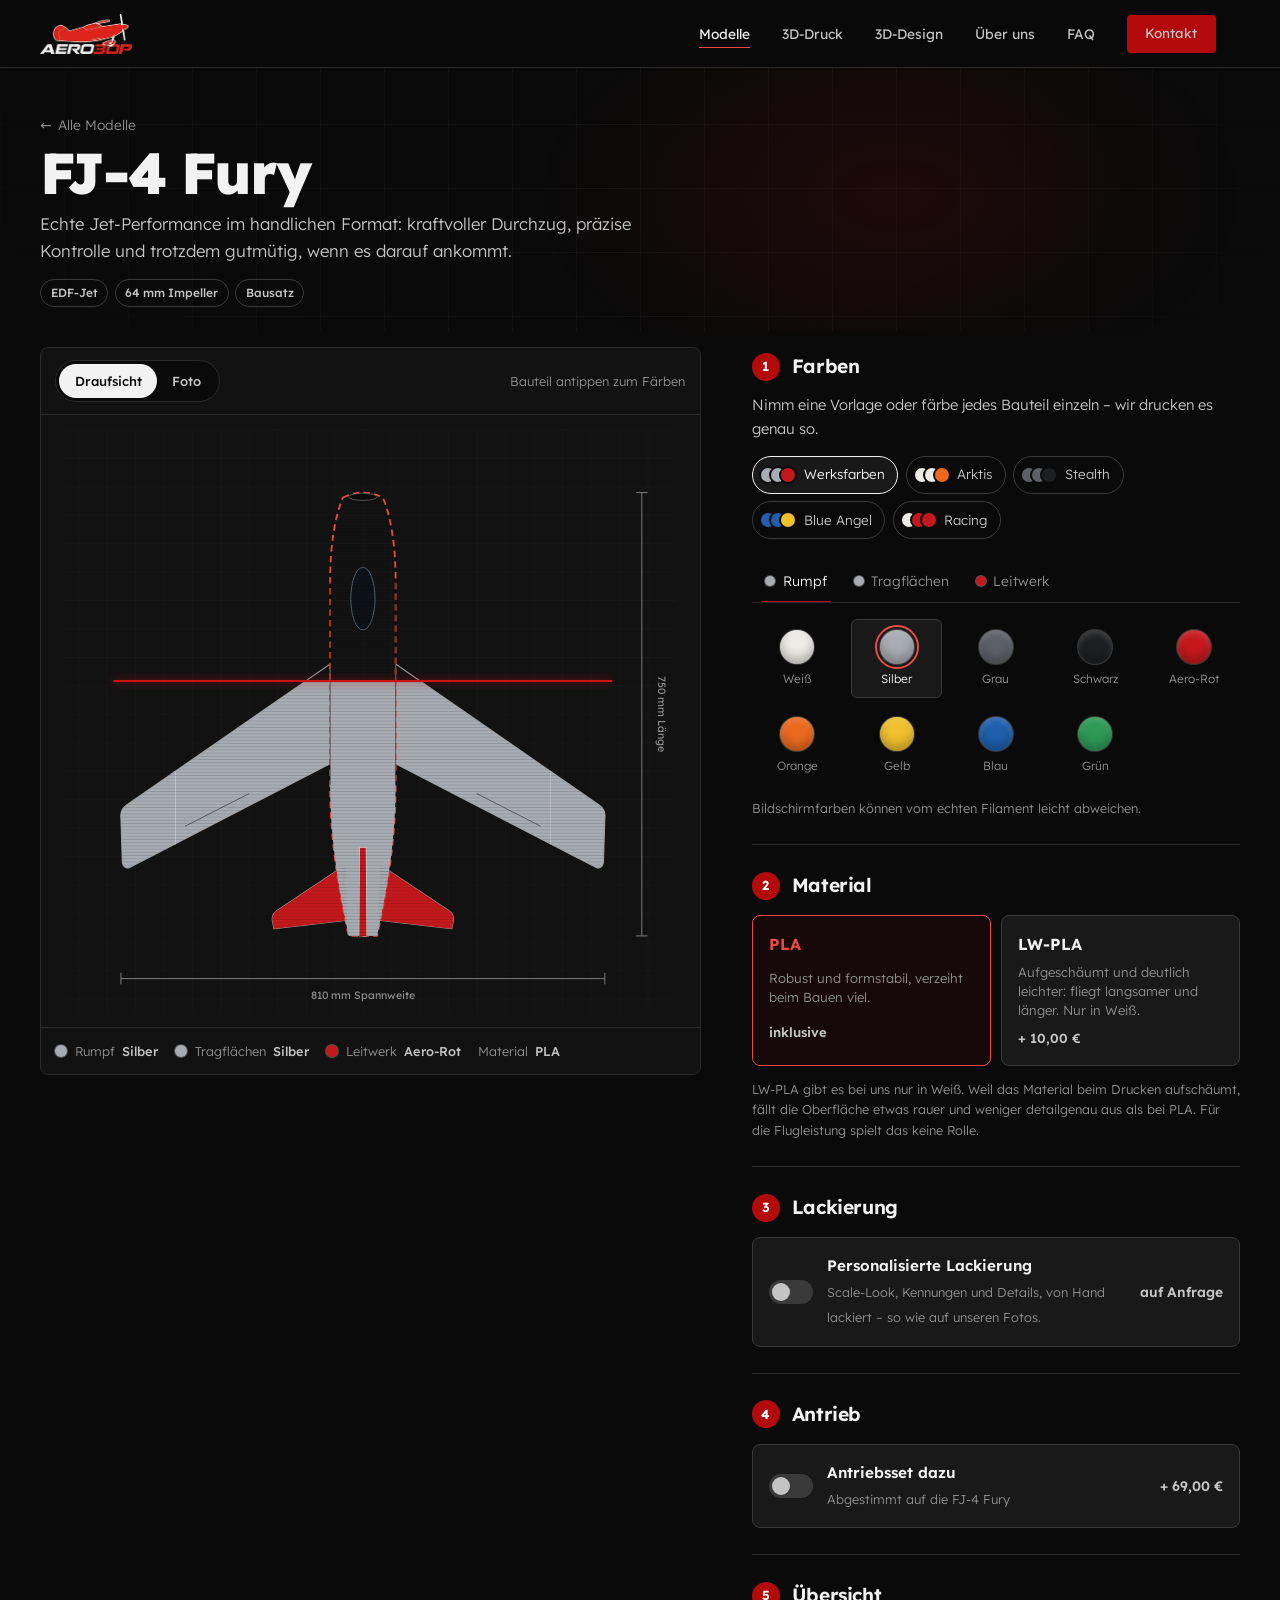
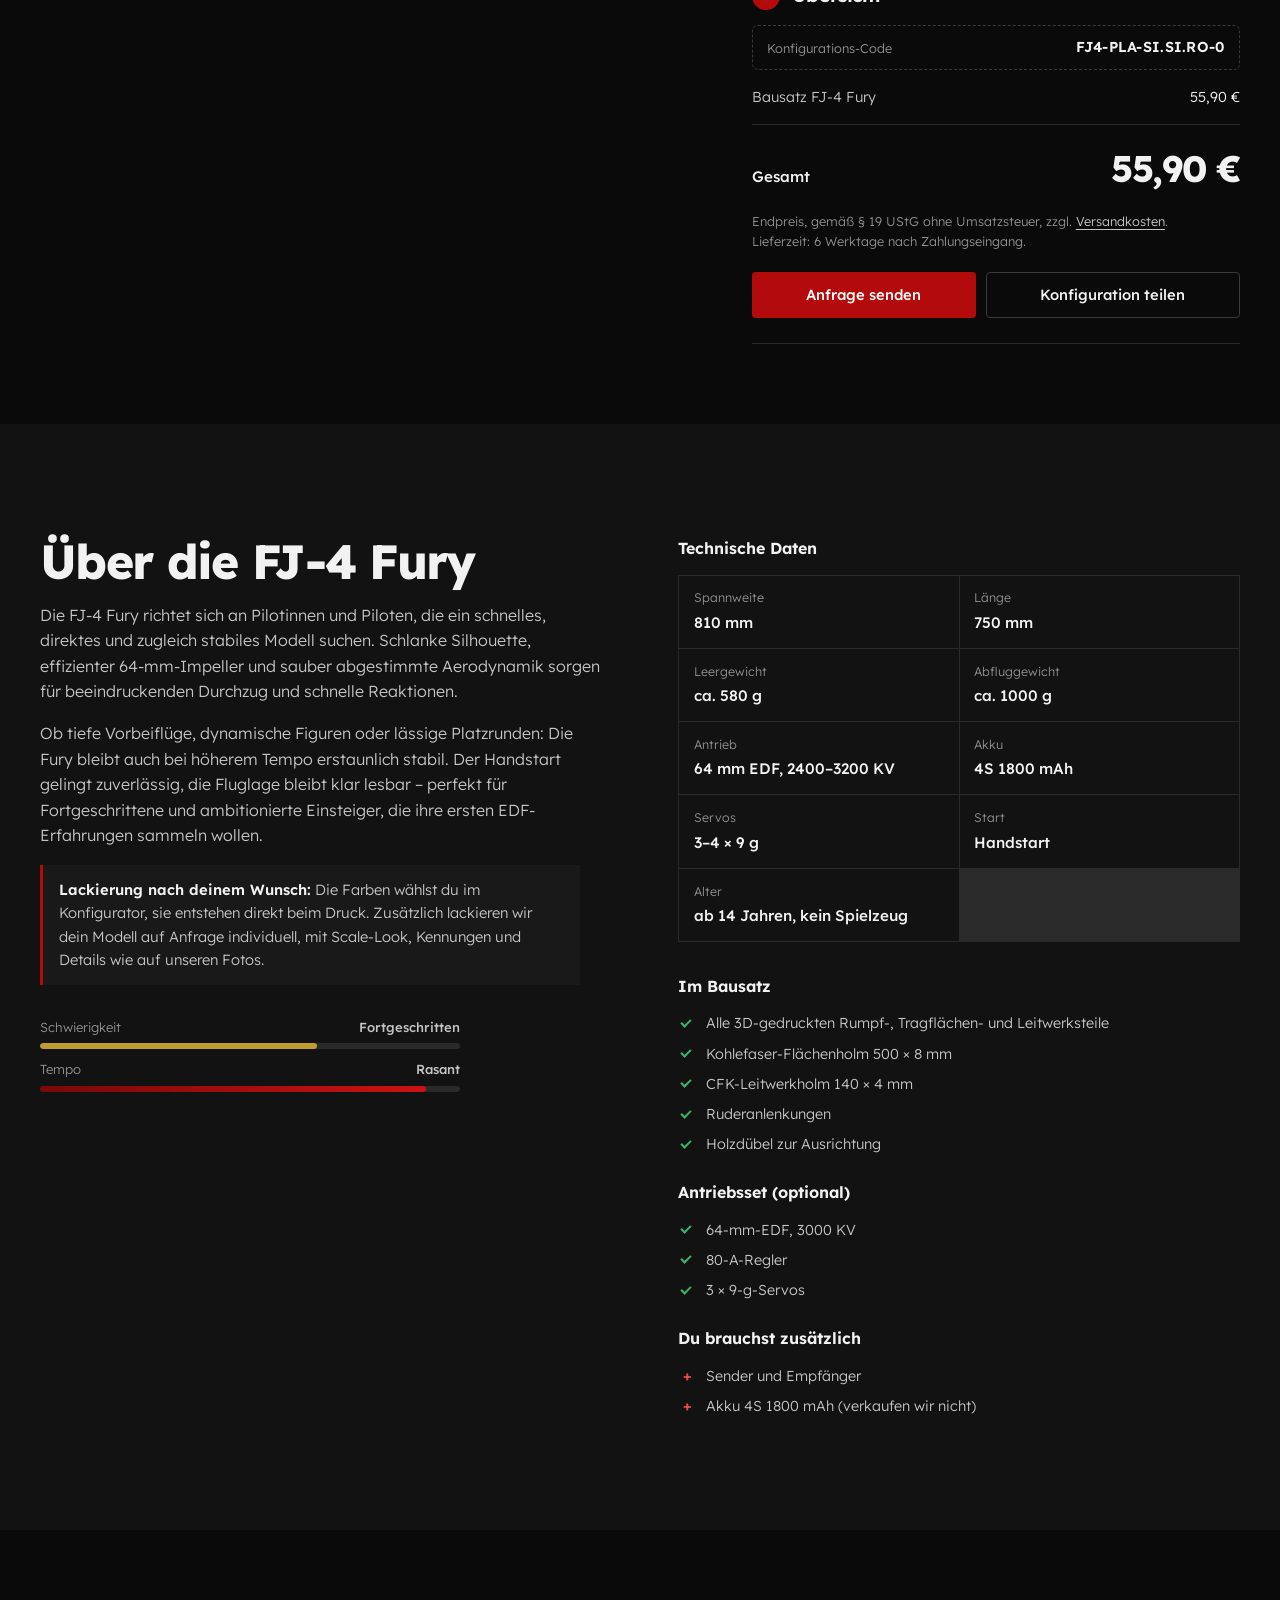
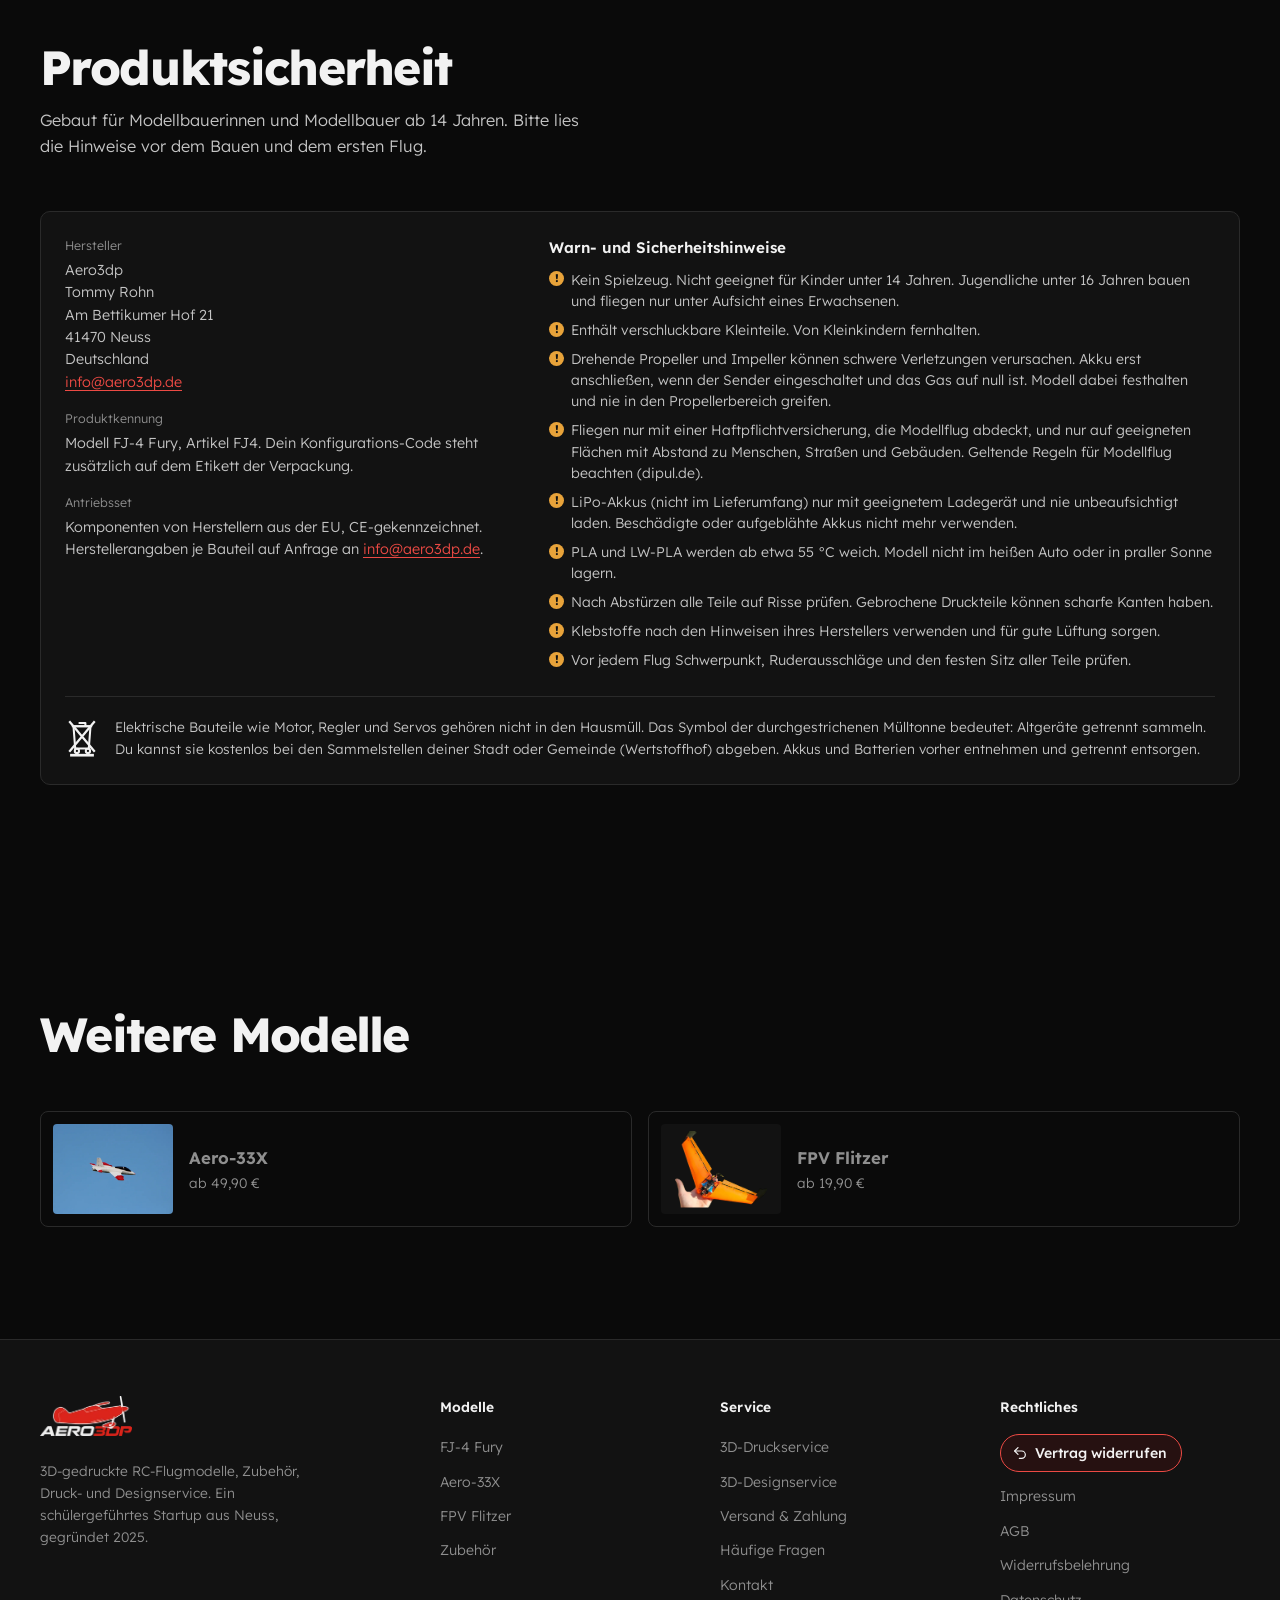
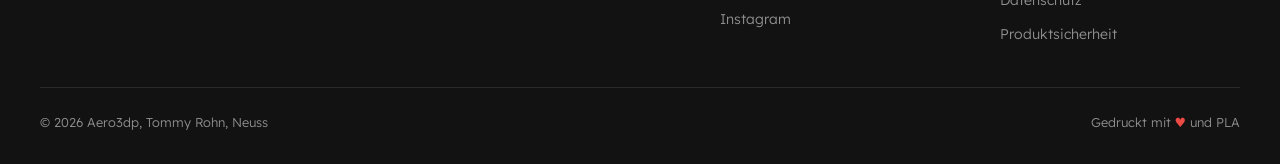
<file: fj4-fury.html>
<!DOCTYPE html>
<html lang="de" class="no-js">
<head>
  <meta charset="UTF-8">
  <meta name="viewport" content="width=device-width, initial-scale=1, viewport-fit=cover">
  <title>FJ-4 Fury – 64-mm-EDF-Jet als Bausatz | Aero3dp</title>
  <meta name="description" content="FJ-4 Fury: 64-mm-EDF-Jet als 3D-gedruckter Bausatz aus Neuss. Farben, Material und Antriebsset online konfigurieren.">
  <meta name="robots" content="index, follow">
  <link rel="canonical" href="https://aero3dp.de/fj4-fury.html">
  <meta name="theme-color" content="#0a0a0a">
  <meta name="color-scheme" content="dark">
  <link rel="icon" href="favicon.ico" sizes="any">
  <link rel="icon" href="favicon-32.png" type="image/png" sizes="32x32">
  <link rel="apple-touch-icon" href="apple-touch-icon.png">
  <link rel="manifest" href="site.webmanifest">
  <link rel="preload" href="fonts/lexend-latin.woff2" as="font" type="font/woff2" crossorigin>
  <script>document.documentElement.classList.add('js')</script>
  <link rel="stylesheet" href="styles.css?v=20261104">
  <link rel="stylesheet" href="konfigurator.css?v=20261104">
  <meta property="og:type" content="product">
  <meta property="og:site_name" content="Aero3dp">
  <meta property="og:locale" content="de_DE">
  <meta property="og:title" content="FJ-4 Fury – 64-mm-EDF-Jet als Bausatz | Aero3dp">
  <meta property="og:description" content="FJ-4 Fury: 64-mm-EDF-Jet als 3D-gedruckter Bausatz aus Neuss. Farben, Material und Antriebsset online konfigurieren.">
  <meta property="og:url" content="https://aero3dp.de/fj4-fury.html">
  <meta property="og:image" content="https://aero3dp.de/bilder/og-aero3dp.jpg?v=20261104">
  <meta property="og:image:width" content="1200">
  <meta property="og:image:height" content="630">
  <meta property="og:image:alt" content="Aero3dp Logo">
  <meta name="twitter:card" content="summary_large_image">
  <script type="application/ld+json">{"@context":"https://schema.org","@type":"Product","name":"FJ-4 Fury","description":"FJ-4 Fury: 64-mm-EDF-Jet als 3D-gedruckter Bausatz aus Neuss. Farben, Material und Antriebsset online konfigurieren.","image":["https://aero3dp.de/bilder/fj4-fury-1600.webp"],"brand":{"@type":"Brand","name":"Aero3dp"},"category":"RC-Flugmodell","sku":"FJ4","offers":{"@type":"Offer","priceCurrency":"EUR","price":"55.90","availability":"https://schema.org/MadeToOrder","url":"https://aero3dp.de/fj4-fury.html","itemCondition":"https://schema.org/NewCondition","shippingDetails":{"@type":"OfferShippingDetails","shippingRate":{"@type":"MonetaryAmount","value":"6.90","currency":"EUR"},"shippingDestination":{"@type":"DefinedRegion","addressCountry":"DE"}},"hasMerchantReturnPolicy":{"@type":"MerchantReturnPolicy","applicableCountry":"DE","returnPolicyCategory":"https://schema.org/MerchantReturnFiniteReturnWindow","merchantReturnDays":14,"returnMethod":"https://schema.org/ReturnByMail","returnFees":"https://schema.org/ReturnShippingFees"}}}</script>
  <script type="application/ld+json">{"@context":"https://schema.org","@type":"BreadcrumbList","itemListElement":[{"@type":"ListItem","position":1,"name":"Start","item":"https://aero3dp.de/"},{"@type":"ListItem","position":2,"name":"Modelle","item":"https://aero3dp.de/#produkte"},{"@type":"ListItem","position":3,"name":"FJ-4 Fury","item":"https://aero3dp.de/fj4-fury.html"}]}</script>
</head>
<body>
<a class="skip" href="#inhalt">Zum Inhalt springen</a>
<div class="altimeter" aria-hidden="true"><div class="altimeter-fill" id="altimeterFill"></div></div>
<button id="backToTop" type="button" aria-label="Nach oben scrollen"><svg viewBox="0 0 24 24" aria-hidden="true"><path d="M12 19V5M5 12l7-7 7 7"/></svg></button>
<nav id="nav" class="solid" aria-label="Hauptnavigation">
  <a href="index.html" class="logo" aria-label="Aero3dp Startseite"><img src="bilder/logo-hell-200.webp" srcset="bilder/logo-hell-200.webp 200w, bilder/logo-hell.webp 640w" sizes="100px" alt="Aero3dp" width="640" height="278"></a>
  <ul class="nav-links" id="navLinks">
    <li><a href="index.html#produkte" aria-current="page">Modelle</a></li>
    <li><a href="druckservice.html">3D-Druck</a></li>
    <li><a href="designservice.html">3D-Design</a></li>
    <li><a href="index.html#ueber-uns">Über uns</a></li>
    <li><a href="index.html#faq">FAQ</a></li>
    <li><a href="index.html#kontakt" class="btn">Kontakt</a></li>
  </ul>
  <div class="nav-aktionen">
    <button class="korb-knopf" id="korbKnopf" type="button" aria-label="Warenkorb öffnen" aria-haspopup="dialog" hidden><svg viewBox="0 0 24 24" aria-hidden="true"><path d="M2.5 4h2.4l2.2 10.6a1.6 1.6 0 0 0 1.6 1.3h8.7a1.6 1.6 0 0 0 1.6-1.2L21 8H5.9"/><circle cx="9.6" cy="19.6" r="1.4"/><circle cx="17.2" cy="19.6" r="1.4"/></svg><span class="korb-zahl" hidden>0</span></button>
    <button class="burger" id="burger" type="button" aria-label="Menü öffnen" aria-expanded="false" aria-controls="navLinks"><span></span><span></span><span></span></button>
  </div>
</nav>

<main id="inhalt">
<header class="seitenkopf produktkopf">
  <div class="hero-raster" aria-hidden="true"></div>
  <div class="seitenkopf-inhalt">
    <a class="zurueck" href="index.html#produkte"><span aria-hidden="true">←</span> Alle Modelle</a>
    <h1>FJ-4 Fury</h1>
    <p class="lead">Echte Jet-Performance im handlichen Format: kraftvoller Durchzug, präzise Kontrolle und trotzdem gutmütig, wenn es darauf ankommt.</p>
    <ul class="chips"><li>EDF-Jet</li><li>64 mm Impeller</li><li>Bausatz</li></ul>
  </div>
</header>

<section class="konfig" id="konfigurator" aria-label="Konfigurator">
  <div class="konfig-buehne">
    <div class="buehne-kopf">
      <div class="ansicht" role="tablist" aria-label="Ansicht">
        <button type="button" role="tab" aria-selected="true" aria-controls="ansicht-plan" id="tab-plan">Draufsicht</button>
        <button type="button" role="tab" aria-selected="false" aria-controls="ansicht-foto" id="tab-foto" tabindex="-1">Foto</button>
      </div>
      <span class="buehne-tipp">Bauteil antippen zum Färben</span>
    </div>
    <div class="buehne-flaeche">
      <div id="ansicht-plan" role="tabpanel" aria-labelledby="tab-plan">
        <svg class="blueprint" id="blueprint" viewBox="-20 0 860 820" role="img" aria-labelledby="bp-titel">
          <title id="bp-titel">Draufsicht der FJ-4 Fury in den gewählten Farben</title>
          <defs>
            <pattern id="bp-raster" width="40" height="40" patternUnits="userSpaceOnUse"><path d="M40 0H0V40" fill="none" stroke="rgba(255,255,255,.045)"/></pattern>
            <pattern id="bp-schicht" width="12" height="4.5" patternUnits="userSpaceOnUse"><rect width="12" height="1.1" fill="#000" opacity=".13"/></pattern>
          </defs>
          <rect x="-20" y="0" width="860" height="820" fill="url(#bp-raster)"/>
          <g class="masse" aria-hidden="true"><path d="M60 772 H740 M60 764 V780 M740 764 V780"/><text x="400.0" y="800" text-anchor="middle">810 mm Spannweite</text><path d="M792 89 V712 M784 89 H800 M784 712 H800"/><text x="814" y="400.5" text-anchor="middle" transform="rotate(90 814 400.5)">750 mm Länge</text></g>
          <g class="flugzeug"><path class="bt" data-teil="fluegel" d="M446 330 L664 481 L664 583 L446 470 Z"><title>Tragflächen</title></path><path class="bt" data-teil="fluegel" d="M354 330 L136 481 L136 583 L354 470 Z"><title>Tragflächen</title></path><path class="bt" data-teil="fluegel" d="M664 481 L732 528 Q742 535 740 547 L738 609 Q736 618 728 616 L664 583 Z"><title>Tragflächen</title></path><path class="bt" data-teil="fluegel" d="M136 481 L68 528 Q58 535 60 547 L62 609 Q64 618 72 616 L136 583 Z"><title>Tragflächen</title></path><path class="bt" data-teil="leitwerk" d="M424 612 L520 676 Q529 682 527 691 L525 702 L422 690 Z"><title>Leitwerk</title></path><path class="bt" data-teil="leitwerk" d="M376 612 L280 676 Q271 682 273 691 L275 702 L378 690 Z"><title>Leitwerk</title></path><path class="bt" data-teil="rumpf" d="M372 96 Q400 82 428 96 C440 124 446 166 446 214 L446 500 C446 584 432 654 420 712 L380 712 C368 654 354 584 354 500 L354 214 C354 166 360 124 372 96 Z"><title>Rumpf</title></path><path class="bt" data-teil="leitwerk" d="M396 588 L404 588 L405 712 L395 712 Z"><title>Leitwerk</title></path><g class="fest" aria-hidden="true"><ellipse class="glas" cx="400" cy="238" rx="17" ry="44"/><ellipse class="dunkel" cx="400" cy="95" rx="20" ry="5"/></g><g class="detail" aria-hidden="true"><path d="M560 512 L650 558"/><path d="M240 512 L150 558"/><path d="M446 500 L446 214"/><path d="M354 500 L354 214"/></g></g>
          <g class="schichtlinien" aria-hidden="true"></g>
          <g class="druckkopf" aria-hidden="true"><line x1="0" x2="0" y1="0" y2="0"/></g>
        </svg>
      </div>
      <div id="ansicht-foto" role="tabpanel" aria-labelledby="tab-foto" hidden>
        <img class="buehne-foto cover" src="bilder/fj4-fury-1600.webp" alt="FJ-4 Fury mit personalisierter Navy-Lackierung auf dem Aufbautisch" loading="lazy">
        <p class="foto-hinweis">Foto mit personalisierter Lackierung</p>
      </div>
    </div>
    <ul class="legende" id="legende" aria-label="Gewählte Farben"></ul>
  </div>

  <div class="konfig-panel">
    <ol class="schritte">
      <li class="schritt" aria-labelledby="s-farbe">
        <h2 id="s-farbe"><span class="nr">1</span>Farben</h2>
        <p class="schritt-text">Nimm eine Vorlage oder färbe jedes Bauteil einzeln – wir drucken es genau so.</p>
        <div class="presets" id="presets" role="group" aria-label="Farbvorlagen"></div>
        <div class="teil-tabs" id="teilTabs" role="tablist" aria-label="Bauteil wählen"></div>
        <div class="swatches" id="swatches" role="radiogroup"></div>
        <p class="lw-hinweis" id="lwHinweis" hidden><span>LW-PLA gibt es nur in Weiß. Farbe bekommst du über die personalisierte Lackierung.</span><button type="button" class="btn btn-small btn-ghost" id="lwLack">Lackierung hinzufügen</button></p>
        <p class="klein">Bildschirmfarben können vom echten Filament leicht abweichen.</p>
      </li>
      <li class="schritt" aria-labelledby="s-material">
        <h2 id="s-material"><span class="nr">2</span>Material</h2>
        <div class="material-wahl" role="radiogroup" aria-labelledby="s-material">
          <button type="button" class="material" role="radio" aria-checked="true" data-material="PLA"><b>PLA</b><span>Robust und formstabil, verzeiht beim Bauen viel.</span><em>inklusive</em></button>
          <button type="button" class="material" role="radio" aria-checked="false" data-material="LW-PLA"><b>LW-PLA</b><span>Aufgeschäumt und deutlich leichter: fliegt langsamer und länger. Nur in Weiß.</span><em>+ 10,00 €</em></button>
        </div>
        <p class="klein">LW-PLA gibt es bei uns nur in Weiß. Weil das Material beim Drucken aufschäumt, fällt die Oberfläche etwas rauer und weniger detailgenau aus als bei PLA. Für die Flugleistung spielt das keine Rolle.</p>
      </li>
      <li class="schritt" aria-labelledby="s-lack">
        <h2 id="s-lack"><span class="nr">3</span>Lackierung</h2>
        <label class="antrieb lack-schalter">
          <input type="checkbox" id="lackierung">
          <span class="schalter" aria-hidden="true"></span>
          <span class="antrieb-text"><b>Personalisierte Lackierung</b><span>Scale-Look, Kennungen und Details, von Hand lackiert – so wie auf unseren Fotos.</span></span>
          <span class="antrieb-preis">auf Anfrage</span>
        </label>
        <div class="antrieb-inhalt" id="lackInhalt"><div class="lack-felder">
          <div class="feld"><label for="lackWunsch">Was schwebt dir vor? <span style="color:var(--text-3)">(optional)</span></label><textarea id="lackWunsch" maxlength="600" placeholder="z. B. Navy-Look mit Kennung 116 und roten Spitzen"></textarea></div>
          <p class="klein">Deine Druckfarben oben bleiben die Grundlage. Den Preis für die Lackierung nennen wir dir, sobald wir deinen Wunsch kennen.</p>
        </div></div>
      </li>
      <li class="schritt" aria-labelledby="s-antrieb">
        <h2 id="s-antrieb"><span class="nr">4</span>Antrieb</h2>
        <label class="antrieb">
          <input type="checkbox" id="antrieb">
          <span class="schalter" aria-hidden="true"></span>
          <span class="antrieb-text"><b>Antriebsset dazu</b><span>Abgestimmt auf die FJ-4 Fury</span></span>
          <span class="antrieb-preis">+ 69,00 €</span>
        </label>
        <div class="antrieb-inhalt" id="antriebInhalt"><ul><li>64-mm-EDF, 3000 KV</li><li>80-A-Regler</li><li>3 × 9-g-Servos</li></ul></div>
      </li>
      <li class="schritt uebersicht" aria-labelledby="s-uebersicht">
        <h2 id="s-uebersicht"><span class="nr">5</span>Übersicht</h2>
        <div class="code-zeile"><span>Konfigurations-Code</span><code id="konfigCode">–</code></div>
        <dl class="aufstellung" id="aufstellung"></dl>
        <div class="summe"><span>Gesamt</span><output id="summe" aria-live="polite">–</output></div>
        <p class="klein preis-info">Endpreis, gemäß § 19 UStG ohne Umsatzsteuer, zzgl. <a class="textlink" href="versand.html">Versandkosten</a>.<br>
          Lieferzeit: <span data-lieferzeit>6 Werktage</span> nach Zahlungseingang.</p>
        <div class="aktionen">
          <button type="button" class="btn magnet" id="inWarenkorb" hidden>In den Warenkorb</button>
          <button type="button" class="btn magnet" id="anfrageOeffnen" aria-expanded="false" aria-controls="konfigForm">Anfrage senden</button>
          <button type="button" class="btn btn-ghost" id="teilen">Konfiguration teilen</button>
        </div>
        <p class="klein lack-shop-hinweis" id="lackShopHinweis" hidden>Mit personalisierter Lackierung machen wir dir ein persönliches Angebot. Schick uns dazu einfach die Anfrage – oder nimm die Lackierung heraus, dann kannst du direkt bestellen.</p>
        <button type="button" class="textknopf anfrage-statt" id="anfrageStattdessen" aria-expanded="false" aria-controls="konfigForm" hidden>Frage oder Sonderwunsch? Anfrage senden</button>
        <form class="formular konfig-form" id="konfigForm" hidden>
          <p class="klein">Schick uns deine Konfiguration mit deiner Frage oder deinem Wunsch. Wir melden uns per E-Mail – das ist noch keine Bestellung.</p>
          <div class="feld-reihe">
            <div class="feld"><label for="kf-name">Name</label><input id="kf-name" name="name" autocomplete="name" required maxlength="120"></div>
            <div class="feld"><label for="kf-email">E-Mail</label><input id="kf-email" name="email" type="email" autocomplete="email" required maxlength="200"></div>
          </div>
          <div class="feld"><label for="kf-nachricht">Nachricht <span style="color:var(--text-3)">(optional)</span></label><textarea id="kf-nachricht" name="nachricht" maxlength="4000" placeholder="Wünsche, Fragen oder Abholung in Neuss?"></textarea></div>
          <div class="honig" aria-hidden="true"><label>Nicht ausfüllen <input name="_gotcha" tabindex="-1" autocomplete="off"></label></div>
          <label class="feld-check"><input type="checkbox" required> <span>Ich bin einverstanden, dass meine Angaben zur Bearbeitung der Anfrage verarbeitet werden (<a class="textlink" href="datenschutz.html">Datenschutz</a>).</span></label>
          <p class="form-status" role="status" hidden></p>
          <button class="btn btn-block" type="submit">Konfiguration anfragen</button>
        </form>
      </li>
    </ol>
  </div>
</section>

<section class="sec sec-alt" id="details" aria-labelledby="details-titel">
  <div class="details">
    <div class="details-text">
      <h2 class="h2" id="details-titel">Über die FJ-4 Fury</h2>
      <p>Die FJ-4 Fury richtet sich an Pilotinnen und Piloten, die ein schnelles, direktes und zugleich stabiles Modell suchen. Schlanke Silhouette, effizienter 64-mm-Impeller und sauber abgestimmte Aerodynamik sorgen für beeindruckenden Durchzug und schnelle Reaktionen.</p><p>Ob tiefe Vorbeiflüge, dynamische Figuren oder lässige Platzrunden: Die Fury bleibt auch bei höherem Tempo erstaunlich stabil. Der Handstart gelingt zuverlässig, die Fluglage bleibt klar lesbar – perfekt für Fortgeschrittene und ambitionierte Einsteiger, die ihre ersten EDF-Erfahrungen sammeln wollen.</p>
      <p class="lack-hinweis"><b>Lackierung nach deinem Wunsch:</b> Die Farben wählst du im Konfigurator, sie entstehen direkt beim Druck. Zusätzlich lackieren wir dein Modell auf Anfrage individuell, mit Scale-Look, Kennungen und Details wie auf unseren Fotos.</p>
      
      <div class="details-meter"><dl class="meter"><dt>Schwierigkeit</dt><dd>Fortgeschritten</dd><dd class="bar" aria-hidden="true"><div class="fill schwierigkeit" data-wert="66"></div></dd></dl><dl class="meter"><dt>Tempo</dt><dd>Rasant</dd><dd class="bar" aria-hidden="true"><div class="fill tempo" data-wert="92"></div></dd></dl></div>
    </div>
    <div class="details-daten">
      <h3>Technische Daten</h3>
      <dl class="specs"><div><dt>Spannweite</dt><dd>810 mm</dd></div><div><dt>Länge</dt><dd>750 mm</dd></div><div><dt>Leergewicht</dt><dd>ca. 580 g</dd></div><div><dt>Abfluggewicht</dt><dd>ca. 1000 g</dd></div><div><dt>Antrieb</dt><dd>64 mm EDF, 2400–3200 KV</dd></div><div><dt>Akku</dt><dd>4S 1800 mAh</dd></div><div><dt>Servos</dt><dd>3–4 × 9 g</dd></div><div><dt>Start</dt><dd>Handstart</dd></div><div><dt>Alter</dt><dd>ab 14 Jahren, kein Spielzeug</dd></div></dl>
      <div class="listen">
        <div><h3>Im Bausatz</h3><ul class="haken"><li>Alle 3D-gedruckten Rumpf-, Tragflächen- und Leitwerksteile</li><li>Kohlefaser-Flächenholm 500 × 8 mm</li><li>CFK-Leitwerkholm 140 × 4 mm</li><li>Ruderanlenkungen</li><li>Holzdübel zur Ausrichtung</li></ul></div>
        <div><h3>Antriebsset (optional)</h3><ul class="haken"><li>64-mm-EDF, 3000 KV</li><li>80-A-Regler</li><li>3 × 9-g-Servos</li></ul></div>
        <div><h3>Du brauchst zusätzlich</h3><ul class="plus"><li>Sender und Empfänger</li><li>Akku 4S 1800 mAh (verkaufen wir nicht)</li></ul></div>
      </div>
    </div>
  </div>
</section>

<section class="sec" id="sicherheit" aria-labelledby="sicherheit-titel">
  <div class="sec-head"><h2 id="sicherheit-titel">Produktsicherheit</h2>
    <p>Gebaut für Modellbauerinnen und Modellbauer ab 14 Jahren. Bitte lies die Hinweise vor dem Bauen und dem ersten Flug.</p></div>
  <div class="sicherheit">
        <dl class="sicherheit-daten">
          <div><dt>Hersteller</dt><dd>Aero3dp<br>Tommy Rohn<br>Am Bettikumer Hof 21<br>41470 Neuss<br>Deutschland<br><a class="textlink" href="mailto:info@aero3dp.de">info@aero3dp.de</a></dd></div>
          <div><dt>Produktkennung</dt><dd>Modell FJ-4 Fury, Artikel FJ4. Dein Konfigurations-Code steht zusätzlich auf dem Etikett der Verpackung.</dd></div><div><dt>Antriebsset</dt><dd>Komponenten von Herstellern aus der EU, CE-gekennzeichnet. Herstellerangaben je Bauteil auf Anfrage an <a class="textlink" href="mailto:info@aero3dp.de">info@aero3dp.de</a>.</dd></div>
        </dl>
        <div class="sicherheit-warnungen"><h3>Warn- und Sicherheitshinweise</h3><ul><li>Kein Spielzeug. Nicht geeignet für Kinder unter 14 Jahren. Jugendliche unter 16 Jahren bauen und fliegen nur unter Aufsicht eines Erwachsenen.</li><li>Enthält verschluckbare Kleinteile. Von Kleinkindern fernhalten.</li><li>Drehende Propeller und Impeller können schwere Verletzungen verursachen. Akku erst anschließen, wenn der Sender eingeschaltet und das Gas auf null ist. Modell dabei festhalten und nie in den Propellerbereich greifen.</li><li>Fliegen nur mit einer Haftpflichtversicherung, die Modellflug abdeckt, und nur auf geeigneten Flächen mit Abstand zu Menschen, Straßen und Gebäuden. Geltende Regeln für Modellflug beachten (dipul.de).</li><li>LiPo-Akkus (nicht im Lieferumfang) nur mit geeignetem Ladegerät und nie unbeaufsichtigt laden. Beschädigte oder aufgeblähte Akkus nicht mehr verwenden.</li><li>PLA und LW-PLA werden ab etwa 55 °C weich. Modell nicht im heißen Auto oder in praller Sonne lagern.</li><li>Nach Abstürzen alle Teile auf Risse prüfen. Gebrochene Druckteile können scharfe Kanten haben.</li><li>Klebstoffe nach den Hinweisen ihres Herstellers verwenden und für gute Lüftung sorgen.</li><li>Vor jedem Flug Schwerpunkt, Ruderausschläge und den festen Sitz aller Teile prüfen.</li></ul></div>
        <div class="entsorgung"><svg class="tonne" viewBox="0 0 40 48" aria-hidden="true" fill="none" stroke="currentColor" stroke-width="2.4" stroke-linejoin="round"><path d="M10 12h20l-2 26H12z"/><path d="M8 12h24M16 8h8v4"/><circle cx="14" cy="41" r="2.5"/><circle cx="27" cy="41" r="2.5"/><path d="M5 6l30 36M35 6L5 42" stroke-width="2.6"/><path d="M6 46h28" stroke-width="3.2"/></svg><p>Elektrische Bauteile wie Motor, Regler und Servos gehören nicht in den Hausmüll. Das Symbol der durchgestrichenen Mülltonne bedeutet: Altgeräte getrennt sammeln. Du kannst sie kostenlos bei den Sammelstellen deiner Stadt oder Gemeinde (Wertstoffhof) abgeben. Akkus und Batterien vorher entnehmen und getrennt entsorgen.</p></div>
      </div>
</section>

<section class="sec" aria-labelledby="weitere-titel">
  <div class="sec-head"><h2 id="weitere-titel">Weitere Modelle</h2></div>
  <div class="weitere"><a class="weitere-karte" href="aero-33x.html"><img src="bilder/aero-33x-flug-800.webp" alt="" loading="lazy" class="cover"><span><b>Aero-33X</b>ab 49,90 €</span></a><a class="weitere-karte" href="fpv-flitzer.html"><img src="bilder/fpv-flitzer.webp" alt="" loading="lazy" class="contain"><span><b>FPV Flitzer</b>ab 19,90 €</span></a></div>
</section>
</main>
<footer>
  <div class="footer-grid">
    <div class="footer-brand">
      <a href="index.html" class="logo" aria-label="Aero3dp Startseite"><img src="bilder/logo-hell-200.webp" srcset="bilder/logo-hell-200.webp 200w, bilder/logo-hell.webp 640w" sizes="100px" alt="Aero3dp" width="640" height="278" loading="lazy"></a>
      <p>3D-gedruckte RC-Flugmodelle, Zubehör, Druck- und Designservice. Ein schülergeführtes Startup aus Neuss, gegründet 2025.</p>
    </div>
    <div>
      <h2>Modelle</h2>
      <ul>
        <li><a href="fj4-fury.html">FJ-4 Fury</a></li>
        <li><a href="aero-33x.html">Aero-33X</a></li>
        <li><a href="fpv-flitzer.html">FPV Flitzer</a></li>
        <li><a href="index.html#produkte">Zubehör</a></li>
      </ul>
    </div>
    <div>
      <h2>Service</h2>
      <ul>
        <li><a href="druckservice.html">3D-Druckservice</a></li>
        <li><a href="designservice.html">3D-Designservice</a></li>
        <li><a href="versand.html">Versand &amp; Zahlung</a></li>
        <li><a href="index.html#faq">Häufige Fragen</a></li>
        <li><a href="index.html#kontakt">Kontakt</a></li>
        <li><a href="https://instagram.com/aero3dp" rel="noopener" target="_blank">Instagram</a></li>
      </ul>
    </div>
    <div>
      <h2>Rechtliches</h2>
      <ul>
        <li><a class="widerruf-knopf" href="widerruf.html#widerrufen"><svg viewBox="0 0 24 24" aria-hidden="true"><path d="M9 14 4 9l5-5"/><path d="M4 9h10.5a5.5 5.5 0 0 1 0 11H11"/></svg>Vertrag widerrufen</a></li>
        <li><a href="impressum.html">Impressum</a></li>
        <li><a href="agbs.html">AGB</a></li>
        <li><a href="widerruf.html#belehrung">Widerrufsbelehrung</a></li>
        <li><a href="datenschutz.html">Datenschutz</a></li>
        <li><a href="sicherheit.html">Produktsicherheit</a></li>
      </ul>
    </div>
  </div>
  <div class="footer-unten">
    <span>© <span data-jahr>2026</span> Aero3dp, Tommy Rohn, Neuss</span>
    <span class="herz-zeile">Gedruckt mit <span class="herz" role="img" aria-label="Herz">♥</span> und PLA</span>
  </div>
</footer>

<script>window.PRODUKT = {"name": "FJ-4 Fury", "code": "FJ4", "slug": "fj4-fury", "preis": 55.9, "preisSet": 124.9, "materialWahl": true, "lwAufpreis": 10.0, "teile": [{"id": "rumpf", "name": "Rumpf"}, {"id": "fluegel", "name": "Tragflächen"}, {"id": "leitwerk", "name": "Leitwerk"}], "presets": [{"name": "Werksfarben", "farben": {"rumpf": "silber", "fluegel": "silber", "leitwerk": "rot"}}, {"name": "Arktis", "farben": {"rumpf": "weiss", "fluegel": "weiss", "leitwerk": "orange"}}, {"name": "Stealth", "farben": {"rumpf": "grau", "fluegel": "grau", "leitwerk": "schwarz"}}, {"name": "Blue Angel", "farben": {"rumpf": "blau", "fluegel": "blau", "leitwerk": "gelb"}}, {"name": "Racing", "farben": {"rumpf": "weiss", "fluegel": "rot", "leitwerk": "rot"}}], "farben": [{"id": "weiss", "name": "Weiß", "hex": "#ecebe6", "kz": "WE"}, {"id": "silber", "name": "Silber", "hex": "#a7acb2", "kz": "SI"}, {"id": "grau", "name": "Grau", "hex": "#5c6067", "kz": "GR"}, {"id": "schwarz", "name": "Schwarz", "hex": "#1e1f21", "kz": "SW"}, {"id": "rot", "name": "Aero-Rot", "hex": "#c4191c", "kz": "RO"}, {"id": "orange", "name": "Orange", "hex": "#ec6a1f", "kz": "OR"}, {"id": "gelb", "name": "Gelb", "hex": "#f0c02d", "kz": "GE"}, {"id": "blau", "name": "Blau", "hex": "#1f5fae", "kz": "BL"}, {"id": "gruen", "name": "Grün", "hex": "#2e9a56", "kz": "GN"}]};</script>
<script src="config.js?v=20261104"></script>
<script src="backend.js?v=20261104"></script>
<script src="katalog.js?v=20261104"></script>
<script src="script.js?v=20261104"></script>
<script src="shop.js?v=20261104"></script>
<script src="konfigurator.js?v=20261104"></script>
</body>
</html>
</file>
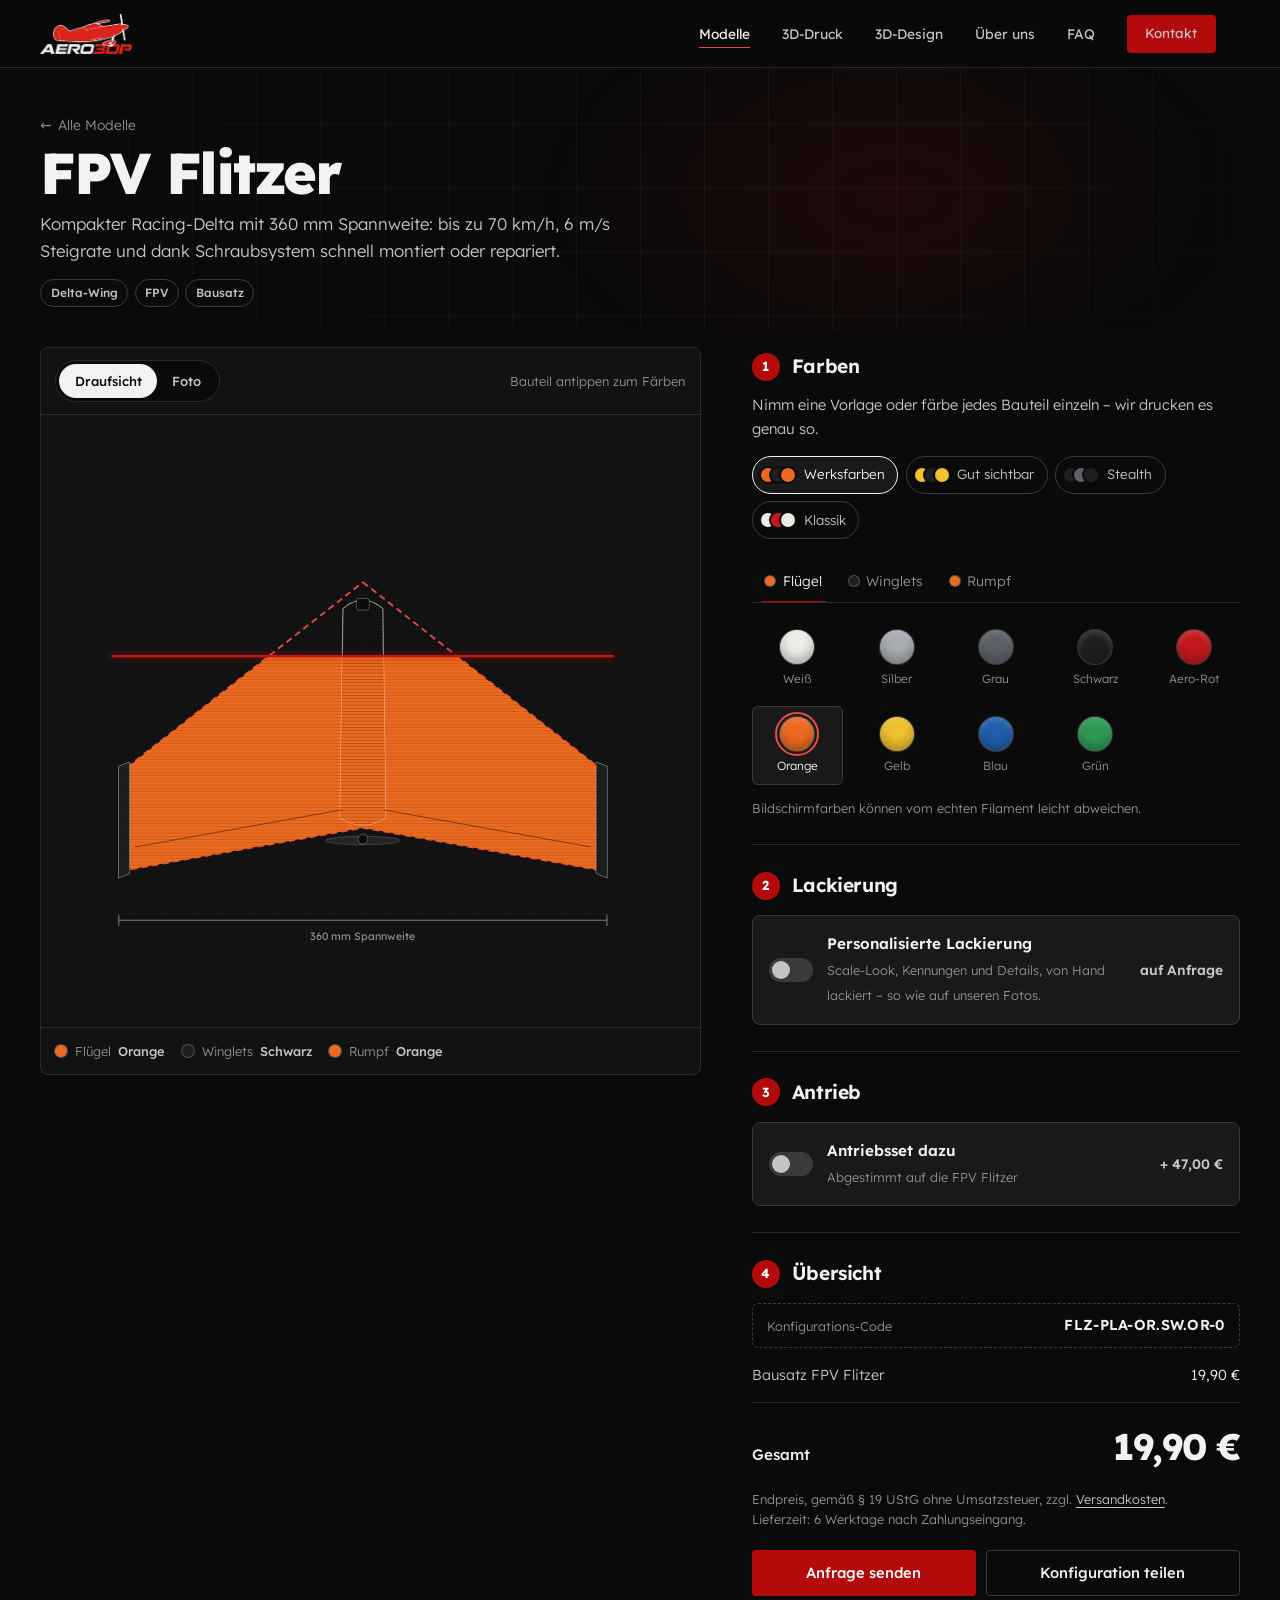
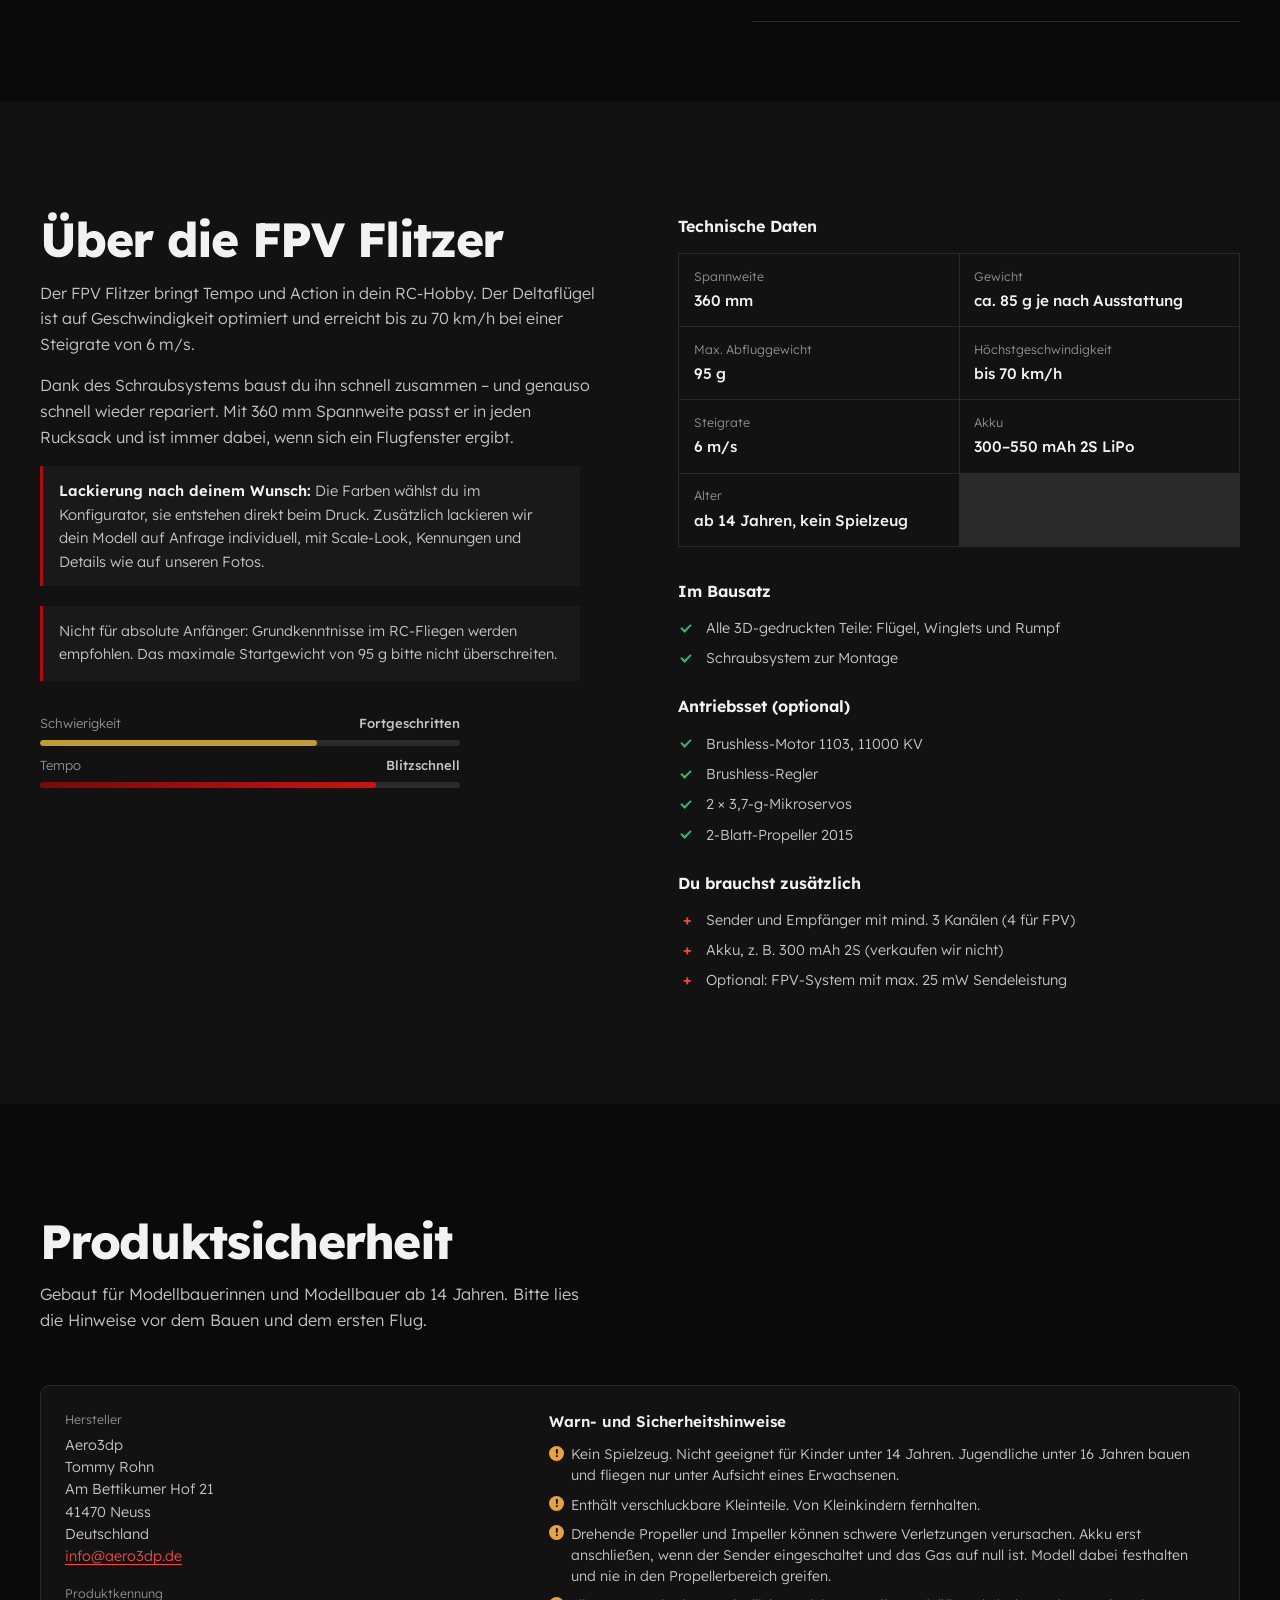
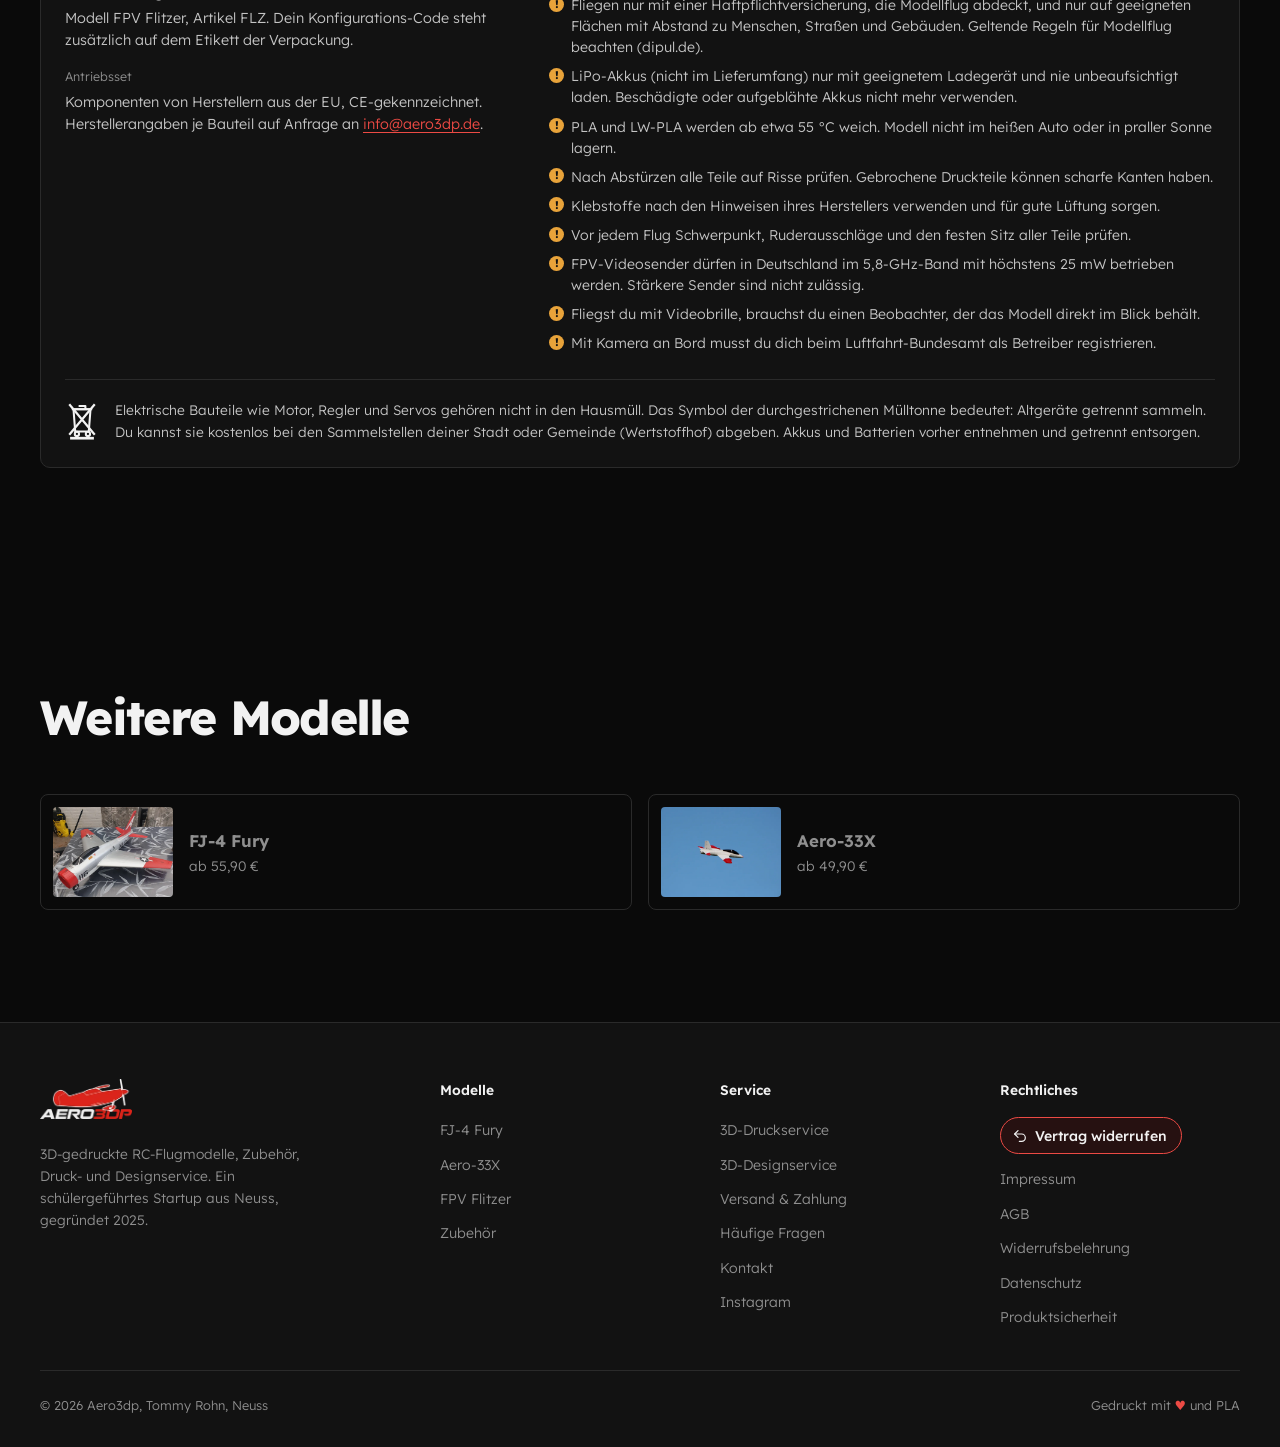
<file: fpv-flitzer.html>
<!DOCTYPE html>
<html lang="de" class="no-js">
<head>
  <meta charset="UTF-8">
  <meta name="viewport" content="width=device-width, initial-scale=1, viewport-fit=cover">
  <title>FPV Flitzer – Racing-Delta für FPV | Aero3dp</title>
  <meta name="description" content="FPV Flitzer: 3D-gedruckter Racing-Delta mit 360 mm Spannweite, bis 70 km/h. Farben und Antriebsset konfigurieren.">
  <meta name="robots" content="index, follow">
  <link rel="canonical" href="https://aero3dp.de/fpv-flitzer.html">
  <meta name="theme-color" content="#0a0a0a">
  <meta name="color-scheme" content="dark">
  <link rel="icon" href="favicon.ico" sizes="any">
  <link rel="icon" href="favicon-32.png" type="image/png" sizes="32x32">
  <link rel="apple-touch-icon" href="apple-touch-icon.png">
  <link rel="manifest" href="site.webmanifest">
  <link rel="preload" href="fonts/lexend-latin.woff2" as="font" type="font/woff2" crossorigin>
  <script>document.documentElement.classList.add('js')</script>
  <link rel="stylesheet" href="styles.css?v=20261104">
  <link rel="stylesheet" href="konfigurator.css?v=20261104">
  <meta property="og:type" content="product">
  <meta property="og:site_name" content="Aero3dp">
  <meta property="og:locale" content="de_DE">
  <meta property="og:title" content="FPV Flitzer – Racing-Delta für FPV | Aero3dp">
  <meta property="og:description" content="FPV Flitzer: 3D-gedruckter Racing-Delta mit 360 mm Spannweite, bis 70 km/h. Farben und Antriebsset konfigurieren.">
  <meta property="og:url" content="https://aero3dp.de/fpv-flitzer.html">
  <meta property="og:image" content="https://aero3dp.de/bilder/og-aero3dp.jpg?v=20261104">
  <meta property="og:image:width" content="1200">
  <meta property="og:image:height" content="630">
  <meta property="og:image:alt" content="Aero3dp Logo">
  <meta name="twitter:card" content="summary_large_image">
  <script type="application/ld+json">{"@context":"https://schema.org","@type":"Product","name":"FPV Flitzer","description":"FPV Flitzer: 3D-gedruckter Racing-Delta mit 360 mm Spannweite, bis 70 km/h. Farben und Antriebsset konfigurieren.","image":["https://aero3dp.de/bilder/fpv-flitzer.webp"],"brand":{"@type":"Brand","name":"Aero3dp"},"category":"RC-Flugmodell","sku":"FLZ","offers":{"@type":"Offer","priceCurrency":"EUR","price":"19.90","availability":"https://schema.org/MadeToOrder","url":"https://aero3dp.de/fpv-flitzer.html","itemCondition":"https://schema.org/NewCondition","shippingDetails":{"@type":"OfferShippingDetails","shippingRate":{"@type":"MonetaryAmount","value":"6.90","currency":"EUR"},"shippingDestination":{"@type":"DefinedRegion","addressCountry":"DE"}},"hasMerchantReturnPolicy":{"@type":"MerchantReturnPolicy","applicableCountry":"DE","returnPolicyCategory":"https://schema.org/MerchantReturnFiniteReturnWindow","merchantReturnDays":14,"returnMethod":"https://schema.org/ReturnByMail","returnFees":"https://schema.org/ReturnShippingFees"}}}</script>
  <script type="application/ld+json">{"@context":"https://schema.org","@type":"BreadcrumbList","itemListElement":[{"@type":"ListItem","position":1,"name":"Start","item":"https://aero3dp.de/"},{"@type":"ListItem","position":2,"name":"Modelle","item":"https://aero3dp.de/#produkte"},{"@type":"ListItem","position":3,"name":"FPV Flitzer","item":"https://aero3dp.de/fpv-flitzer.html"}]}</script>
</head>
<body>
<a class="skip" href="#inhalt">Zum Inhalt springen</a>
<div class="altimeter" aria-hidden="true"><div class="altimeter-fill" id="altimeterFill"></div></div>
<button id="backToTop" type="button" aria-label="Nach oben scrollen"><svg viewBox="0 0 24 24" aria-hidden="true"><path d="M12 19V5M5 12l7-7 7 7"/></svg></button>
<nav id="nav" class="solid" aria-label="Hauptnavigation">
  <a href="index.html" class="logo" aria-label="Aero3dp Startseite"><img src="bilder/logo-hell-200.webp" srcset="bilder/logo-hell-200.webp 200w, bilder/logo-hell.webp 640w" sizes="100px" alt="Aero3dp" width="640" height="278"></a>
  <ul class="nav-links" id="navLinks">
    <li><a href="index.html#produkte" aria-current="page">Modelle</a></li>
    <li><a href="druckservice.html">3D-Druck</a></li>
    <li><a href="designservice.html">3D-Design</a></li>
    <li><a href="index.html#ueber-uns">Über uns</a></li>
    <li><a href="index.html#faq">FAQ</a></li>
    <li><a href="index.html#kontakt" class="btn">Kontakt</a></li>
  </ul>
  <div class="nav-aktionen">
    <button class="korb-knopf" id="korbKnopf" type="button" aria-label="Warenkorb öffnen" aria-haspopup="dialog" hidden><svg viewBox="0 0 24 24" aria-hidden="true"><path d="M2.5 4h2.4l2.2 10.6a1.6 1.6 0 0 0 1.6 1.3h8.7a1.6 1.6 0 0 0 1.6-1.2L21 8H5.9"/><circle cx="9.6" cy="19.6" r="1.4"/><circle cx="17.2" cy="19.6" r="1.4"/></svg><span class="korb-zahl" hidden>0</span></button>
    <button class="burger" id="burger" type="button" aria-label="Menü öffnen" aria-expanded="false" aria-controls="navLinks"><span></span><span></span><span></span></button>
  </div>
</nav>

<main id="inhalt">
<header class="seitenkopf produktkopf">
  <div class="hero-raster" aria-hidden="true"></div>
  <div class="seitenkopf-inhalt">
    <a class="zurueck" href="index.html#produkte"><span aria-hidden="true">←</span> Alle Modelle</a>
    <h1>FPV Flitzer</h1>
    <p class="lead">Kompakter Racing-Delta mit 360 mm Spannweite: bis zu 70 km/h, 6 m/s Steigrate und dank Schraubsystem schnell montiert oder repariert.</p>
    <ul class="chips"><li>Delta-Wing</li><li>FPV</li><li>Bausatz</li></ul>
  </div>
</header>

<section class="konfig" id="konfigurator" aria-label="Konfigurator">
  <div class="konfig-buehne">
    <div class="buehne-kopf">
      <div class="ansicht" role="tablist" aria-label="Ansicht">
        <button type="button" role="tab" aria-selected="true" aria-controls="ansicht-plan" id="tab-plan">Draufsicht</button>
        <button type="button" role="tab" aria-selected="false" aria-controls="ansicht-foto" id="tab-foto" tabindex="-1">Foto</button>
      </div>
      <span class="buehne-tipp">Bauteil antippen zum Färben</span>
    </div>
    <div class="buehne-flaeche">
      <div id="ansicht-plan" role="tabpanel" aria-labelledby="tab-plan">
        <svg class="blueprint" id="blueprint" viewBox="-20 0 860 820" role="img" aria-labelledby="bp-titel">
          <title id="bp-titel">Draufsicht der FPV Flitzer in den gewählten Farben</title>
          <defs>
            <pattern id="bp-raster" width="40" height="40" patternUnits="userSpaceOnUse"><path d="M40 0H0V40" fill="none" stroke="rgba(255,255,255,.045)"/></pattern>
            <pattern id="bp-schicht" width="12" height="4.5" patternUnits="userSpaceOnUse"><rect width="12" height="1.1" fill="#000" opacity=".13"/></pattern>
          </defs>
          <rect x="-20" y="0" width="860" height="820" fill="url(#bp-raster)"/>
          <g class="masse" aria-hidden="true"><path d="M57 690 H743 M57 682 V698 M743 682 V698"/><text x="400.0" y="718" text-anchor="middle">360 mm Spannweite</text></g>
          <g class="flugzeug"><path class="bt" data-teil="fluegel" d="M400 215 L735 478 L735 620 L400 560 L65 620 L65 478 Z"><title>Flügel</title></path><path class="bt" data-teil="winglets" d="M728 468 L743 474 L743 630 L728 624 Z"><title>Winglets</title></path><path class="bt" data-teil="winglets" d="M72 468 L57 474 L57 630 L72 624 Z"><title>Winglets</title></path><path class="bt" data-teil="rumpf" d="M372 252 Q400 228 428 252 L432 546 Q400 566 368 546 Z"><title>Rumpf</title></path><g class="fest" aria-hidden="true"><rect class="dunkel" x="391" y="238" width="18" height="16" rx="3"/><ellipse class="propeller" cx="400" cy="578" rx="52" ry="6"/><circle class="dunkel" cx="400" cy="576" r="7"/></g><g class="detail" aria-hidden="true"><path d="M430 535 L720 587"/><path d="M370 535 L80 587"/></g></g>
          <g class="schichtlinien" aria-hidden="true"></g>
          <g class="druckkopf" aria-hidden="true"><line x1="0" x2="0" y1="0" y2="0"/></g>
        </svg>
      </div>
      <div id="ansicht-foto" role="tabpanel" aria-labelledby="tab-foto" hidden>
        <img class="buehne-foto contain" src="bilder/fpv-flitzer.webp" alt="FPV Flitzer in Orange auf der Hand" loading="lazy">
        <p class="foto-hinweis">Foto in Werksfarben</p>
      </div>
    </div>
    <ul class="legende" id="legende" aria-label="Gewählte Farben"></ul>
  </div>

  <div class="konfig-panel">
    <ol class="schritte">
      <li class="schritt" aria-labelledby="s-farbe">
        <h2 id="s-farbe"><span class="nr">1</span>Farben</h2>
        <p class="schritt-text">Nimm eine Vorlage oder färbe jedes Bauteil einzeln – wir drucken es genau so.</p>
        <div class="presets" id="presets" role="group" aria-label="Farbvorlagen"></div>
        <div class="teil-tabs" id="teilTabs" role="tablist" aria-label="Bauteil wählen"></div>
        <div class="swatches" id="swatches" role="radiogroup"></div>
        <p class="lw-hinweis" id="lwHinweis" hidden><span>LW-PLA gibt es nur in Weiß. Farbe bekommst du über die personalisierte Lackierung.</span><button type="button" class="btn btn-small btn-ghost" id="lwLack">Lackierung hinzufügen</button></p>
        <p class="klein">Bildschirmfarben können vom echten Filament leicht abweichen.</p>
      </li>
      <li class="schritt" aria-labelledby="s-lack">
        <h2 id="s-lack"><span class="nr">2</span>Lackierung</h2>
        <label class="antrieb lack-schalter">
          <input type="checkbox" id="lackierung">
          <span class="schalter" aria-hidden="true"></span>
          <span class="antrieb-text"><b>Personalisierte Lackierung</b><span>Scale-Look, Kennungen und Details, von Hand lackiert – so wie auf unseren Fotos.</span></span>
          <span class="antrieb-preis">auf Anfrage</span>
        </label>
        <div class="antrieb-inhalt" id="lackInhalt"><div class="lack-felder">
          <div class="feld"><label for="lackWunsch">Was schwebt dir vor? <span style="color:var(--text-3)">(optional)</span></label><textarea id="lackWunsch" maxlength="600" placeholder="z. B. Navy-Look mit Kennung 116 und roten Spitzen"></textarea></div>
          <p class="klein">Deine Druckfarben oben bleiben die Grundlage. Den Preis für die Lackierung nennen wir dir, sobald wir deinen Wunsch kennen.</p>
        </div></div>
      </li>
      <li class="schritt" aria-labelledby="s-antrieb">
        <h2 id="s-antrieb"><span class="nr">3</span>Antrieb</h2>
        <label class="antrieb">
          <input type="checkbox" id="antrieb">
          <span class="schalter" aria-hidden="true"></span>
          <span class="antrieb-text"><b>Antriebsset dazu</b><span>Abgestimmt auf die FPV Flitzer</span></span>
          <span class="antrieb-preis">+ 47,00 €</span>
        </label>
        <div class="antrieb-inhalt" id="antriebInhalt"><ul><li>Brushless-Motor 1103, 11000 KV</li><li>Brushless-Regler</li><li>2 × 3,7-g-Mikroservos</li><li>2-Blatt-Propeller 2015</li></ul></div>
      </li>
      <li class="schritt uebersicht" aria-labelledby="s-uebersicht">
        <h2 id="s-uebersicht"><span class="nr">4</span>Übersicht</h2>
        <div class="code-zeile"><span>Konfigurations-Code</span><code id="konfigCode">–</code></div>
        <dl class="aufstellung" id="aufstellung"></dl>
        <div class="summe"><span>Gesamt</span><output id="summe" aria-live="polite">–</output></div>
        <p class="klein preis-info">Endpreis, gemäß § 19 UStG ohne Umsatzsteuer, zzgl. <a class="textlink" href="versand.html">Versandkosten</a>.<br>
          Lieferzeit: <span data-lieferzeit>6 Werktage</span> nach Zahlungseingang.</p>
        <div class="aktionen">
          <button type="button" class="btn magnet" id="inWarenkorb" hidden>In den Warenkorb</button>
          <button type="button" class="btn magnet" id="anfrageOeffnen" aria-expanded="false" aria-controls="konfigForm">Anfrage senden</button>
          <button type="button" class="btn btn-ghost" id="teilen">Konfiguration teilen</button>
        </div>
        <p class="klein lack-shop-hinweis" id="lackShopHinweis" hidden>Mit personalisierter Lackierung machen wir dir ein persönliches Angebot. Schick uns dazu einfach die Anfrage – oder nimm die Lackierung heraus, dann kannst du direkt bestellen.</p>
        <button type="button" class="textknopf anfrage-statt" id="anfrageStattdessen" aria-expanded="false" aria-controls="konfigForm" hidden>Frage oder Sonderwunsch? Anfrage senden</button>
        <form class="formular konfig-form" id="konfigForm" hidden>
          <p class="klein">Schick uns deine Konfiguration mit deiner Frage oder deinem Wunsch. Wir melden uns per E-Mail – das ist noch keine Bestellung.</p>
          <div class="feld-reihe">
            <div class="feld"><label for="kf-name">Name</label><input id="kf-name" name="name" autocomplete="name" required maxlength="120"></div>
            <div class="feld"><label for="kf-email">E-Mail</label><input id="kf-email" name="email" type="email" autocomplete="email" required maxlength="200"></div>
          </div>
          <div class="feld"><label for="kf-nachricht">Nachricht <span style="color:var(--text-3)">(optional)</span></label><textarea id="kf-nachricht" name="nachricht" maxlength="4000" placeholder="Wünsche, Fragen oder Abholung in Neuss?"></textarea></div>
          <div class="honig" aria-hidden="true"><label>Nicht ausfüllen <input name="_gotcha" tabindex="-1" autocomplete="off"></label></div>
          <label class="feld-check"><input type="checkbox" required> <span>Ich bin einverstanden, dass meine Angaben zur Bearbeitung der Anfrage verarbeitet werden (<a class="textlink" href="datenschutz.html">Datenschutz</a>).</span></label>
          <p class="form-status" role="status" hidden></p>
          <button class="btn btn-block" type="submit">Konfiguration anfragen</button>
        </form>
      </li>
    </ol>
  </div>
</section>

<section class="sec sec-alt" id="details" aria-labelledby="details-titel">
  <div class="details">
    <div class="details-text">
      <h2 class="h2" id="details-titel">Über die FPV Flitzer</h2>
      <p>Der FPV Flitzer bringt Tempo und Action in dein RC-Hobby. Der Deltaflügel ist auf Geschwindigkeit optimiert und erreicht bis zu 70 km/h bei einer Steigrate von 6 m/s.</p><p>Dank des Schraubsystems baust du ihn schnell zusammen – und genauso schnell wieder repariert. Mit 360 mm Spannweite passt er in jeden Rucksack und ist immer dabei, wenn sich ein Flugfenster ergibt.</p>
      <p class="lack-hinweis"><b>Lackierung nach deinem Wunsch:</b> Die Farben wählst du im Konfigurator, sie entstehen direkt beim Druck. Zusätzlich lackieren wir dein Modell auf Anfrage individuell, mit Scale-Look, Kennungen und Details wie auf unseren Fotos.</p>
      <p class="produkt-hinweis">Nicht für absolute Anfänger: Grundkenntnisse im RC-Fliegen werden empfohlen. Das maximale Startgewicht von 95 g bitte nicht überschreiten.</p>
      <div class="details-meter"><dl class="meter"><dt>Schwierigkeit</dt><dd>Fortgeschritten</dd><dd class="bar" aria-hidden="true"><div class="fill schwierigkeit" data-wert="66"></div></dd></dl><dl class="meter"><dt>Tempo</dt><dd>Blitzschnell</dd><dd class="bar" aria-hidden="true"><div class="fill tempo" data-wert="80"></div></dd></dl></div>
    </div>
    <div class="details-daten">
      <h3>Technische Daten</h3>
      <dl class="specs"><div><dt>Spannweite</dt><dd>360 mm</dd></div><div><dt>Gewicht</dt><dd>ca. 85 g je nach Ausstattung</dd></div><div><dt>Max. Abfluggewicht</dt><dd>95 g</dd></div><div><dt>Höchstgeschwindigkeit</dt><dd>bis 70 km/h</dd></div><div><dt>Steigrate</dt><dd>6 m/s</dd></div><div><dt>Akku</dt><dd>300–550 mAh 2S LiPo</dd></div><div><dt>Alter</dt><dd>ab 14 Jahren, kein Spielzeug</dd></div></dl>
      <div class="listen">
        <div><h3>Im Bausatz</h3><ul class="haken"><li>Alle 3D-gedruckten Teile: Flügel, Winglets und Rumpf</li><li>Schraubsystem zur Montage</li></ul></div>
        <div><h3>Antriebsset (optional)</h3><ul class="haken"><li>Brushless-Motor 1103, 11000 KV</li><li>Brushless-Regler</li><li>2 × 3,7-g-Mikroservos</li><li>2-Blatt-Propeller 2015</li></ul></div>
        <div><h3>Du brauchst zusätzlich</h3><ul class="plus"><li>Sender und Empfänger mit mind. 3 Kanälen (4 für FPV)</li><li>Akku, z. B. 300 mAh 2S (verkaufen wir nicht)</li><li>Optional: FPV-System mit max. 25 mW Sendeleistung</li></ul></div>
      </div>
    </div>
  </div>
</section>

<section class="sec" id="sicherheit" aria-labelledby="sicherheit-titel">
  <div class="sec-head"><h2 id="sicherheit-titel">Produktsicherheit</h2>
    <p>Gebaut für Modellbauerinnen und Modellbauer ab 14 Jahren. Bitte lies die Hinweise vor dem Bauen und dem ersten Flug.</p></div>
  <div class="sicherheit">
        <dl class="sicherheit-daten">
          <div><dt>Hersteller</dt><dd>Aero3dp<br>Tommy Rohn<br>Am Bettikumer Hof 21<br>41470 Neuss<br>Deutschland<br><a class="textlink" href="mailto:info@aero3dp.de">info@aero3dp.de</a></dd></div>
          <div><dt>Produktkennung</dt><dd>Modell FPV Flitzer, Artikel FLZ. Dein Konfigurations-Code steht zusätzlich auf dem Etikett der Verpackung.</dd></div><div><dt>Antriebsset</dt><dd>Komponenten von Herstellern aus der EU, CE-gekennzeichnet. Herstellerangaben je Bauteil auf Anfrage an <a class="textlink" href="mailto:info@aero3dp.de">info@aero3dp.de</a>.</dd></div>
        </dl>
        <div class="sicherheit-warnungen"><h3>Warn- und Sicherheitshinweise</h3><ul><li>Kein Spielzeug. Nicht geeignet für Kinder unter 14 Jahren. Jugendliche unter 16 Jahren bauen und fliegen nur unter Aufsicht eines Erwachsenen.</li><li>Enthält verschluckbare Kleinteile. Von Kleinkindern fernhalten.</li><li>Drehende Propeller und Impeller können schwere Verletzungen verursachen. Akku erst anschließen, wenn der Sender eingeschaltet und das Gas auf null ist. Modell dabei festhalten und nie in den Propellerbereich greifen.</li><li>Fliegen nur mit einer Haftpflichtversicherung, die Modellflug abdeckt, und nur auf geeigneten Flächen mit Abstand zu Menschen, Straßen und Gebäuden. Geltende Regeln für Modellflug beachten (dipul.de).</li><li>LiPo-Akkus (nicht im Lieferumfang) nur mit geeignetem Ladegerät und nie unbeaufsichtigt laden. Beschädigte oder aufgeblähte Akkus nicht mehr verwenden.</li><li>PLA und LW-PLA werden ab etwa 55 °C weich. Modell nicht im heißen Auto oder in praller Sonne lagern.</li><li>Nach Abstürzen alle Teile auf Risse prüfen. Gebrochene Druckteile können scharfe Kanten haben.</li><li>Klebstoffe nach den Hinweisen ihres Herstellers verwenden und für gute Lüftung sorgen.</li><li>Vor jedem Flug Schwerpunkt, Ruderausschläge und den festen Sitz aller Teile prüfen.</li><li>FPV-Videosender dürfen in Deutschland im 5,8-GHz-Band mit höchstens 25 mW betrieben werden. Stärkere Sender sind nicht zulässig.</li><li>Fliegst du mit Videobrille, brauchst du einen Beobachter, der das Modell direkt im Blick behält.</li><li>Mit Kamera an Bord musst du dich beim Luftfahrt-Bundesamt als Betreiber registrieren.</li></ul></div>
        <div class="entsorgung"><svg class="tonne" viewBox="0 0 40 48" aria-hidden="true" fill="none" stroke="currentColor" stroke-width="2.4" stroke-linejoin="round"><path d="M10 12h20l-2 26H12z"/><path d="M8 12h24M16 8h8v4"/><circle cx="14" cy="41" r="2.5"/><circle cx="27" cy="41" r="2.5"/><path d="M5 6l30 36M35 6L5 42" stroke-width="2.6"/><path d="M6 46h28" stroke-width="3.2"/></svg><p>Elektrische Bauteile wie Motor, Regler und Servos gehören nicht in den Hausmüll. Das Symbol der durchgestrichenen Mülltonne bedeutet: Altgeräte getrennt sammeln. Du kannst sie kostenlos bei den Sammelstellen deiner Stadt oder Gemeinde (Wertstoffhof) abgeben. Akkus und Batterien vorher entnehmen und getrennt entsorgen.</p></div>
      </div>
</section>

<section class="sec" aria-labelledby="weitere-titel">
  <div class="sec-head"><h2 id="weitere-titel">Weitere Modelle</h2></div>
  <div class="weitere"><a class="weitere-karte" href="fj4-fury.html"><img src="bilder/fj4-fury-800.webp" alt="" loading="lazy" class="cover"><span><b>FJ-4 Fury</b>ab 55,90 €</span></a><a class="weitere-karte" href="aero-33x.html"><img src="bilder/aero-33x-flug-800.webp" alt="" loading="lazy" class="cover"><span><b>Aero-33X</b>ab 49,90 €</span></a></div>
</section>
</main>
<footer>
  <div class="footer-grid">
    <div class="footer-brand">
      <a href="index.html" class="logo" aria-label="Aero3dp Startseite"><img src="bilder/logo-hell-200.webp" srcset="bilder/logo-hell-200.webp 200w, bilder/logo-hell.webp 640w" sizes="100px" alt="Aero3dp" width="640" height="278" loading="lazy"></a>
      <p>3D-gedruckte RC-Flugmodelle, Zubehör, Druck- und Designservice. Ein schülergeführtes Startup aus Neuss, gegründet 2025.</p>
    </div>
    <div>
      <h2>Modelle</h2>
      <ul>
        <li><a href="fj4-fury.html">FJ-4 Fury</a></li>
        <li><a href="aero-33x.html">Aero-33X</a></li>
        <li><a href="fpv-flitzer.html">FPV Flitzer</a></li>
        <li><a href="index.html#produkte">Zubehör</a></li>
      </ul>
    </div>
    <div>
      <h2>Service</h2>
      <ul>
        <li><a href="druckservice.html">3D-Druckservice</a></li>
        <li><a href="designservice.html">3D-Designservice</a></li>
        <li><a href="versand.html">Versand &amp; Zahlung</a></li>
        <li><a href="index.html#faq">Häufige Fragen</a></li>
        <li><a href="index.html#kontakt">Kontakt</a></li>
        <li><a href="https://instagram.com/aero3dp" rel="noopener" target="_blank">Instagram</a></li>
      </ul>
    </div>
    <div>
      <h2>Rechtliches</h2>
      <ul>
        <li><a class="widerruf-knopf" href="widerruf.html#widerrufen"><svg viewBox="0 0 24 24" aria-hidden="true"><path d="M9 14 4 9l5-5"/><path d="M4 9h10.5a5.5 5.5 0 0 1 0 11H11"/></svg>Vertrag widerrufen</a></li>
        <li><a href="impressum.html">Impressum</a></li>
        <li><a href="agbs.html">AGB</a></li>
        <li><a href="widerruf.html#belehrung">Widerrufsbelehrung</a></li>
        <li><a href="datenschutz.html">Datenschutz</a></li>
        <li><a href="sicherheit.html">Produktsicherheit</a></li>
      </ul>
    </div>
  </div>
  <div class="footer-unten">
    <span>© <span data-jahr>2026</span> Aero3dp, Tommy Rohn, Neuss</span>
    <span class="herz-zeile">Gedruckt mit <span class="herz" role="img" aria-label="Herz">♥</span> und PLA</span>
  </div>
</footer>

<script>window.PRODUKT = {"name": "FPV Flitzer", "code": "FLZ", "slug": "fpv-flitzer", "preis": 19.9, "preisSet": 66.9, "materialWahl": false, "lwAufpreis": 0, "teile": [{"id": "fluegel", "name": "Flügel"}, {"id": "winglets", "name": "Winglets"}, {"id": "rumpf", "name": "Rumpf"}], "presets": [{"name": "Werksfarben", "farben": {"fluegel": "orange", "winglets": "schwarz", "rumpf": "orange"}}, {"name": "Gut sichtbar", "farben": {"fluegel": "gelb", "winglets": "schwarz", "rumpf": "gelb"}}, {"name": "Stealth", "farben": {"fluegel": "schwarz", "winglets": "grau", "rumpf": "schwarz"}}, {"name": "Klassik", "farben": {"fluegel": "weiss", "winglets": "rot", "rumpf": "weiss"}}], "farben": [{"id": "weiss", "name": "Weiß", "hex": "#ecebe6", "kz": "WE"}, {"id": "silber", "name": "Silber", "hex": "#a7acb2", "kz": "SI"}, {"id": "grau", "name": "Grau", "hex": "#5c6067", "kz": "GR"}, {"id": "schwarz", "name": "Schwarz", "hex": "#1e1f21", "kz": "SW"}, {"id": "rot", "name": "Aero-Rot", "hex": "#c4191c", "kz": "RO"}, {"id": "orange", "name": "Orange", "hex": "#ec6a1f", "kz": "OR"}, {"id": "gelb", "name": "Gelb", "hex": "#f0c02d", "kz": "GE"}, {"id": "blau", "name": "Blau", "hex": "#1f5fae", "kz": "BL"}, {"id": "gruen", "name": "Grün", "hex": "#2e9a56", "kz": "GN"}]};</script>
<script src="config.js?v=20261104"></script>
<script src="backend.js?v=20261104"></script>
<script src="katalog.js?v=20261104"></script>
<script src="script.js?v=20261104"></script>
<script src="shop.js?v=20261104"></script>
<script src="konfigurator.js?v=20261104"></script>
</body>
</html>
</file>
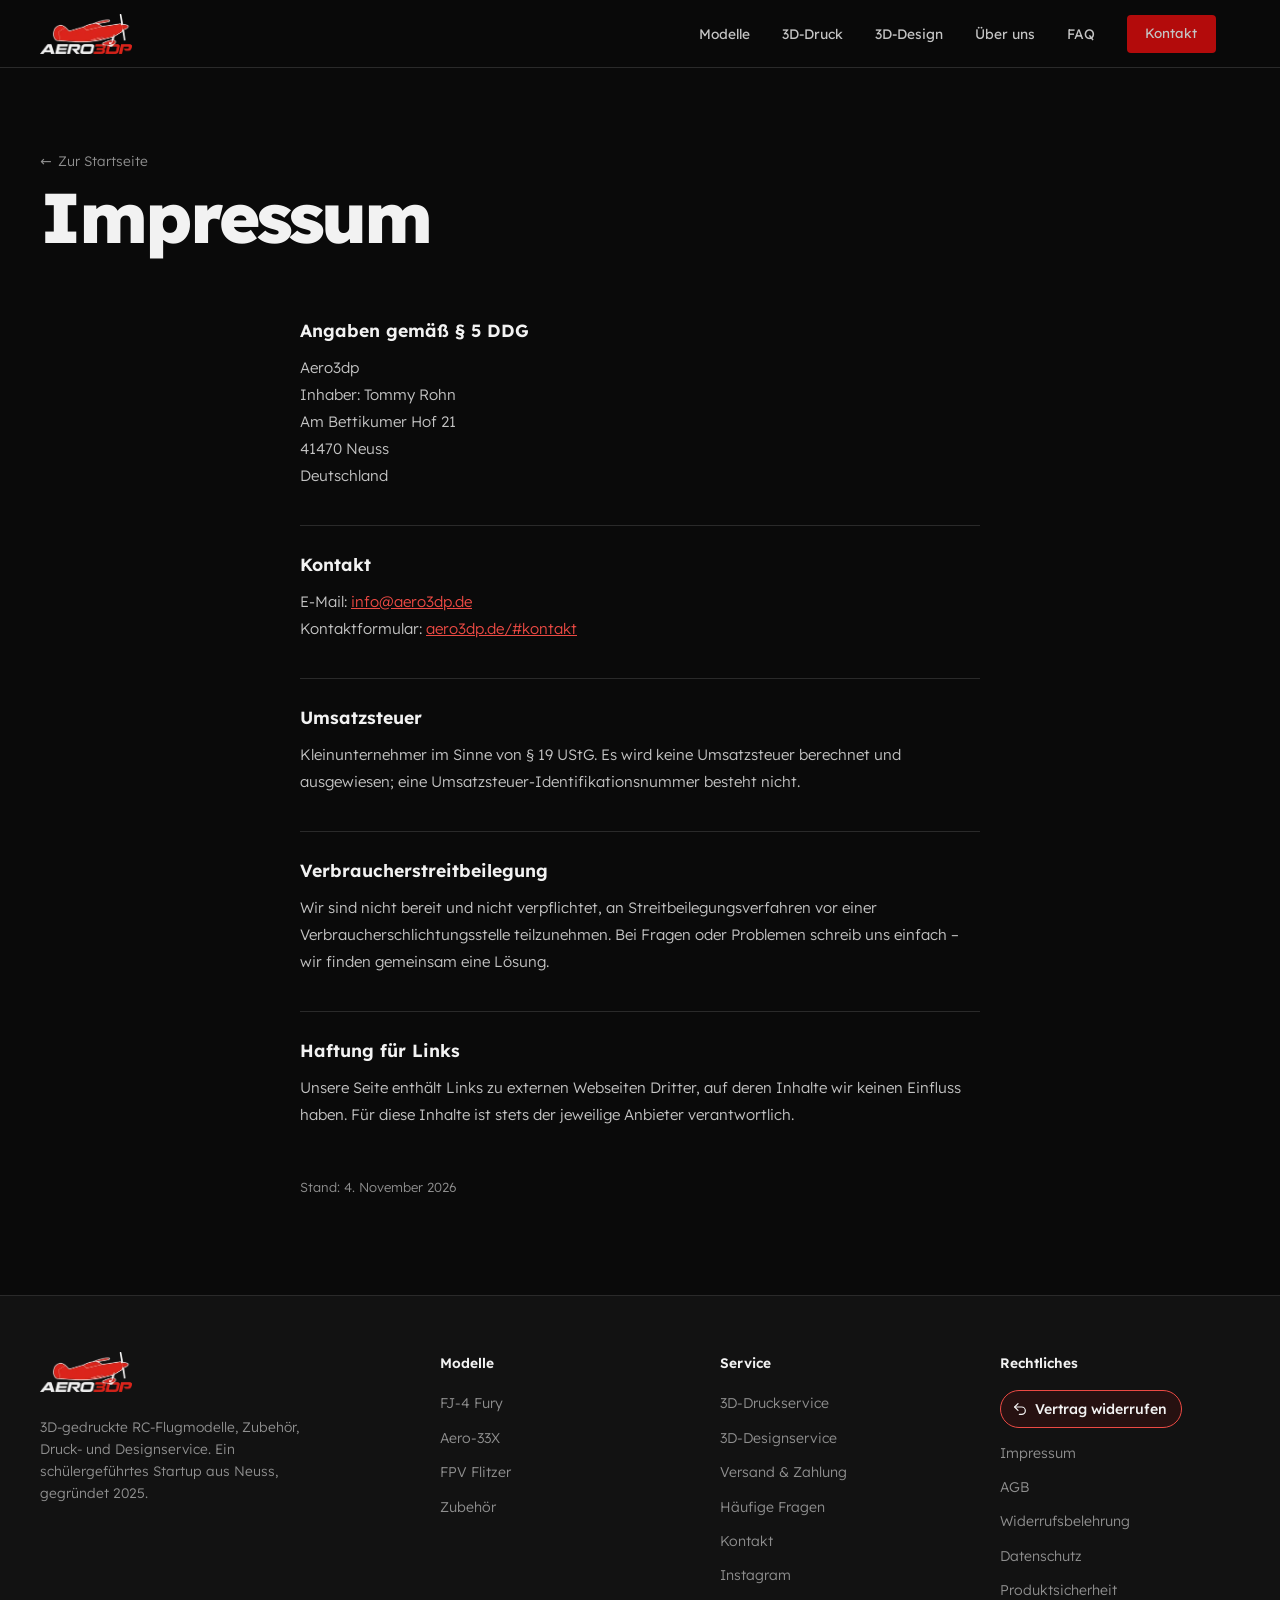
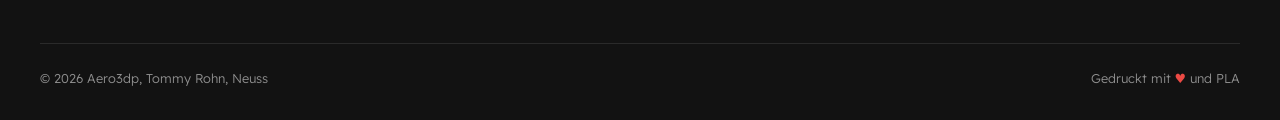
<file: impressum.html>
<!DOCTYPE html>
<html lang="de" class="no-js">
<head>
  <meta charset="UTF-8">
  <meta name="viewport" content="width=device-width, initial-scale=1, viewport-fit=cover">
  <title>Impressum – Aero3dp</title>
  <meta name="description" content="Impressum von Aero3dp – Tommy Rohn, Neuss.">
  <meta name="robots" content="index, follow">
  <link rel="canonical" href="https://aero3dp.de/impressum.html">
  <meta name="theme-color" content="#0a0a0a">
  <meta name="color-scheme" content="dark">
  <link rel="icon" href="favicon.ico" sizes="any">
  <link rel="icon" href="favicon-32.png" type="image/png" sizes="32x32">
  <link rel="apple-touch-icon" href="apple-touch-icon.png">
  <link rel="manifest" href="site.webmanifest">
  <link rel="preload" href="fonts/lexend-latin.woff2" as="font" type="font/woff2" crossorigin>
  <script>document.documentElement.classList.add('js')</script>
  <link rel="stylesheet" href="styles.css?v=20261104">
  <meta property="og:type" content="website">
  <meta property="og:site_name" content="Aero3dp">
  <meta property="og:locale" content="de_DE">
  <meta property="og:title" content="Impressum – Aero3dp">
  <meta property="og:description" content="Impressum von Aero3dp – Tommy Rohn, Neuss.">
  <meta property="og:url" content="https://aero3dp.de/impressum.html">
  <meta property="og:image" content="https://aero3dp.de/bilder/og-aero3dp.jpg?v=20261104">
  <meta property="og:image:width" content="1200">
  <meta property="og:image:height" content="630">
  <meta property="og:image:alt" content="Aero3dp Logo">
  <meta name="twitter:card" content="summary_large_image">
</head>
<body>
<a class="skip" href="#inhalt">Zum Inhalt springen</a>
<div class="altimeter" aria-hidden="true"><div class="altimeter-fill" id="altimeterFill"></div></div>
<button id="backToTop" type="button" aria-label="Nach oben scrollen"><svg viewBox="0 0 24 24" aria-hidden="true"><path d="M12 19V5M5 12l7-7 7 7"/></svg></button>
<nav id="nav" class="solid" aria-label="Hauptnavigation">
  <a href="index.html" class="logo" aria-label="Aero3dp Startseite"><img src="bilder/logo-hell-200.webp" srcset="bilder/logo-hell-200.webp 200w, bilder/logo-hell.webp 640w" sizes="100px" alt="Aero3dp" width="640" height="278"></a>
  <ul class="nav-links" id="navLinks">
    <li><a href="index.html#produkte">Modelle</a></li>
    <li><a href="druckservice.html">3D-Druck</a></li>
    <li><a href="designservice.html">3D-Design</a></li>
    <li><a href="index.html#ueber-uns">Über uns</a></li>
    <li><a href="index.html#faq">FAQ</a></li>
    <li><a href="index.html#kontakt" class="btn">Kontakt</a></li>
  </ul>
  <div class="nav-aktionen">
    <button class="korb-knopf" id="korbKnopf" type="button" aria-label="Warenkorb öffnen" aria-haspopup="dialog" hidden><svg viewBox="0 0 24 24" aria-hidden="true"><path d="M2.5 4h2.4l2.2 10.6a1.6 1.6 0 0 0 1.6 1.3h8.7a1.6 1.6 0 0 0 1.6-1.2L21 8H5.9"/><circle cx="9.6" cy="19.6" r="1.4"/><circle cx="17.2" cy="19.6" r="1.4"/></svg><span class="korb-zahl" hidden>0</span></button>
    <button class="burger" id="burger" type="button" aria-label="Menü öffnen" aria-expanded="false" aria-controls="navLinks"><span></span><span></span><span></span></button>
  </div>
</nav>

<main id="inhalt">
<header class="seitenkopf"><div class="seitenkopf-inhalt"><a class="zurueck" href="index.html"><span aria-hidden="true">←</span> Zur Startseite</a><h1>Impressum</h1></div></header>
<article class="legal">
<h2>Angaben gemäß § 5 DDG</h2>
<p>Aero3dp<br>Inhaber: Tommy Rohn</p>
<address>Am Bettikumer Hof 21<br>41470 Neuss<br>Deutschland</address>
<h2>Kontakt</h2>
<p>E-Mail: <a href="mailto:info@aero3dp.de">info@aero3dp.de</a><br>Kontaktformular: <a href="index.html#kontakt">aero3dp.de/#kontakt</a></p>
<h2>Umsatzsteuer</h2>
<p>Kleinunternehmer im Sinne von § 19 UStG. Es wird keine Umsatzsteuer berechnet und ausgewiesen; eine Umsatzsteuer-Identifikationsnummer besteht nicht.</p>

<h2>Verbraucherstreitbeilegung</h2>
<p>Wir sind nicht bereit und nicht verpflichtet, an Streitbeilegungsverfahren vor einer Verbraucherschlichtungsstelle teilzunehmen. Bei Fragen oder Problemen schreib uns einfach – wir finden gemeinsam eine Lösung.</p>
<h2>Haftung für Links</h2>
<p>Unsere Seite enthält Links zu externen Webseiten Dritter, auf deren Inhalte wir keinen Einfluss haben. Für diese Inhalte ist stets der jeweilige Anbieter verantwortlich.</p>
<p class="stand">Stand: 4. November 2026</p>
</article>
</main>
<footer>
  <div class="footer-grid">
    <div class="footer-brand">
      <a href="index.html" class="logo" aria-label="Aero3dp Startseite"><img src="bilder/logo-hell-200.webp" srcset="bilder/logo-hell-200.webp 200w, bilder/logo-hell.webp 640w" sizes="100px" alt="Aero3dp" width="640" height="278" loading="lazy"></a>
      <p>3D-gedruckte RC-Flugmodelle, Zubehör, Druck- und Designservice. Ein schülergeführtes Startup aus Neuss, gegründet 2025.</p>
    </div>
    <div>
      <h2>Modelle</h2>
      <ul>
        <li><a href="fj4-fury.html">FJ-4 Fury</a></li>
        <li><a href="aero-33x.html">Aero-33X</a></li>
        <li><a href="fpv-flitzer.html">FPV Flitzer</a></li>
        <li><a href="index.html#produkte">Zubehör</a></li>
      </ul>
    </div>
    <div>
      <h2>Service</h2>
      <ul>
        <li><a href="druckservice.html">3D-Druckservice</a></li>
        <li><a href="designservice.html">3D-Designservice</a></li>
        <li><a href="versand.html">Versand &amp; Zahlung</a></li>
        <li><a href="index.html#faq">Häufige Fragen</a></li>
        <li><a href="index.html#kontakt">Kontakt</a></li>
        <li><a href="https://instagram.com/aero3dp" rel="noopener" target="_blank">Instagram</a></li>
      </ul>
    </div>
    <div>
      <h2>Rechtliches</h2>
      <ul>
        <li><a class="widerruf-knopf" href="widerruf.html#widerrufen"><svg viewBox="0 0 24 24" aria-hidden="true"><path d="M9 14 4 9l5-5"/><path d="M4 9h10.5a5.5 5.5 0 0 1 0 11H11"/></svg>Vertrag widerrufen</a></li>
        <li><a href="impressum.html">Impressum</a></li>
        <li><a href="agbs.html">AGB</a></li>
        <li><a href="widerruf.html#belehrung">Widerrufsbelehrung</a></li>
        <li><a href="datenschutz.html">Datenschutz</a></li>
        <li><a href="sicherheit.html">Produktsicherheit</a></li>
      </ul>
    </div>
  </div>
  <div class="footer-unten">
    <span>© <span data-jahr>2026</span> Aero3dp, Tommy Rohn, Neuss</span>
    <span class="herz-zeile">Gedruckt mit <span class="herz" role="img" aria-label="Herz">♥</span> und PLA</span>
  </div>
</footer>
<script src="config.js?v=20261104"></script>
<script src="backend.js?v=20261104"></script>
<script src="katalog.js?v=20261104"></script>
<script src="script.js?v=20261104"></script>
<script src="shop.js?v=20261104"></script>
</body>
</html>
</file>
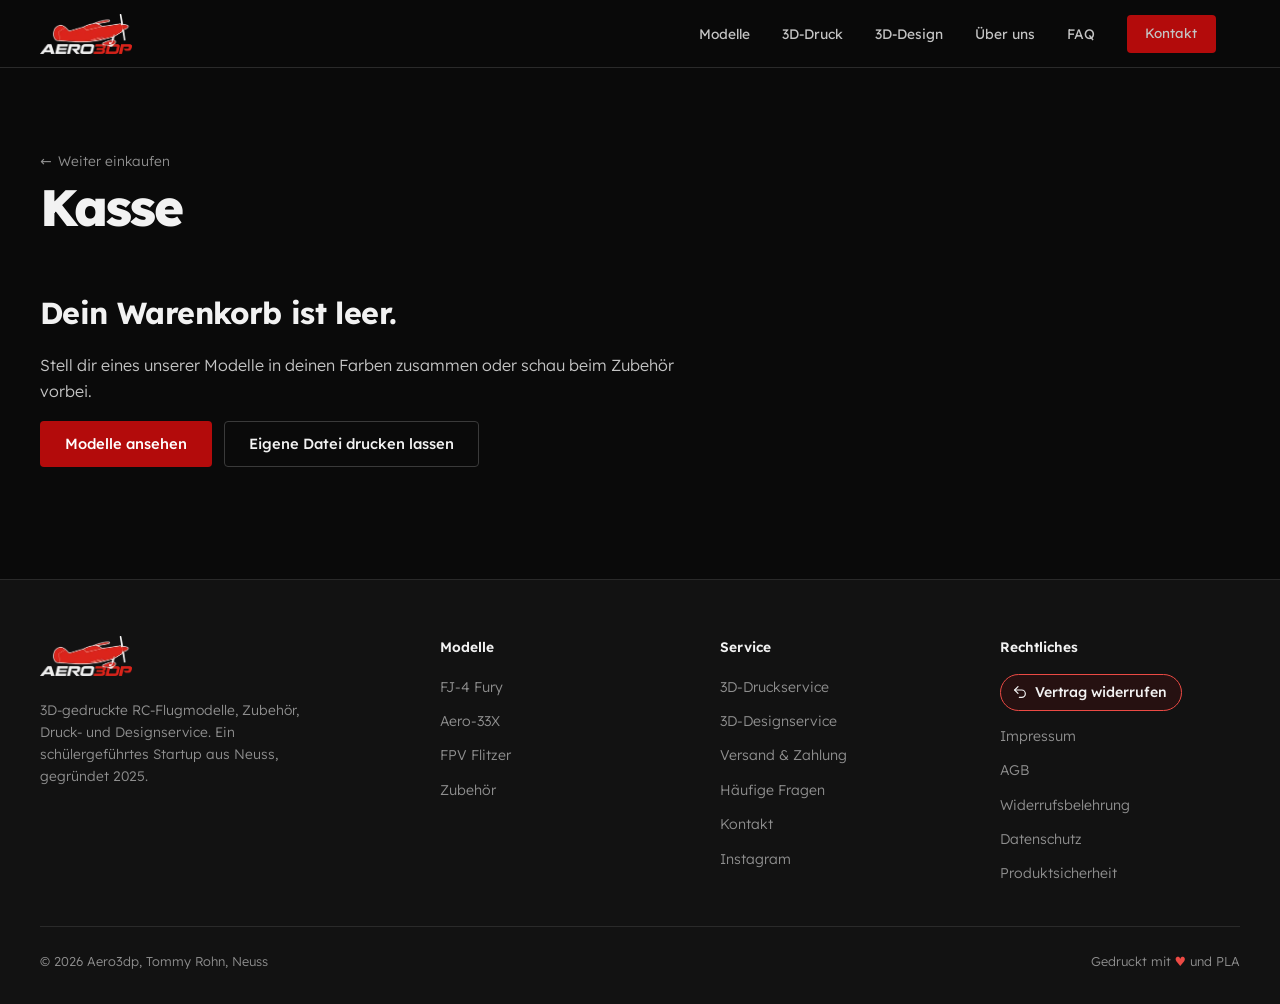
<file: kasse.html>
<!DOCTYPE html>
<html lang="de" class="no-js">
<head>
  <meta charset="UTF-8">
  <meta name="viewport" content="width=device-width, initial-scale=1, viewport-fit=cover">
  <title>Kasse – Aero3dp</title>
  <meta name="description" content="Deine Bestellung bei Aero3dp: Adresse eingeben, prüfen und per Überweisung bezahlen.">
  <meta name="robots" content="noindex, follow">
  <link rel="canonical" href="https://aero3dp.de/kasse.html">
  <meta name="theme-color" content="#0a0a0a">
  <meta name="color-scheme" content="dark">
  <link rel="icon" href="favicon.ico" sizes="any">
  <link rel="icon" href="favicon-32.png" type="image/png" sizes="32x32">
  <link rel="apple-touch-icon" href="apple-touch-icon.png">
  <link rel="manifest" href="site.webmanifest">
  <link rel="preload" href="fonts/lexend-latin.woff2" as="font" type="font/woff2" crossorigin>
  <script>document.documentElement.classList.add('js')</script>
  <link rel="stylesheet" href="styles.css?v=20261104">
  <link rel="stylesheet" href="shop.css?v=20261104">
  <meta property="og:type" content="website">
  <meta property="og:site_name" content="Aero3dp">
  <meta property="og:locale" content="de_DE">
  <meta property="og:title" content="Kasse – Aero3dp">
  <meta property="og:description" content="Deine Bestellung bei Aero3dp: Adresse eingeben, prüfen und per Überweisung bezahlen.">
  <meta property="og:url" content="https://aero3dp.de/kasse.html">
  <meta property="og:image" content="https://aero3dp.de/bilder/og-aero3dp.jpg?v=20261104">
  <meta property="og:image:width" content="1200">
  <meta property="og:image:height" content="630">
  <meta property="og:image:alt" content="Aero3dp Logo">
  <meta name="twitter:card" content="summary_large_image">
</head>
<body>
<a class="skip" href="#inhalt">Zum Inhalt springen</a>
<div class="altimeter" aria-hidden="true"><div class="altimeter-fill" id="altimeterFill"></div></div>
<button id="backToTop" type="button" aria-label="Nach oben scrollen"><svg viewBox="0 0 24 24" aria-hidden="true"><path d="M12 19V5M5 12l7-7 7 7"/></svg></button>
<nav id="nav" class="solid" aria-label="Hauptnavigation">
  <a href="index.html" class="logo" aria-label="Aero3dp Startseite"><img src="bilder/logo-hell-200.webp" srcset="bilder/logo-hell-200.webp 200w, bilder/logo-hell.webp 640w" sizes="100px" alt="Aero3dp" width="640" height="278"></a>
  <ul class="nav-links" id="navLinks">
    <li><a href="index.html#produkte">Modelle</a></li>
    <li><a href="druckservice.html">3D-Druck</a></li>
    <li><a href="designservice.html">3D-Design</a></li>
    <li><a href="index.html#ueber-uns">Über uns</a></li>
    <li><a href="index.html#faq">FAQ</a></li>
    <li><a href="index.html#kontakt" class="btn">Kontakt</a></li>
  </ul>
  <div class="nav-aktionen">
    <button class="korb-knopf" id="korbKnopf" type="button" aria-label="Warenkorb öffnen" aria-haspopup="dialog" hidden><svg viewBox="0 0 24 24" aria-hidden="true"><path d="M2.5 4h2.4l2.2 10.6a1.6 1.6 0 0 0 1.6 1.3h8.7a1.6 1.6 0 0 0 1.6-1.2L21 8H5.9"/><circle cx="9.6" cy="19.6" r="1.4"/><circle cx="17.2" cy="19.6" r="1.4"/></svg><span class="korb-zahl" hidden>0</span></button>
    <button class="burger" id="burger" type="button" aria-label="Menü öffnen" aria-expanded="false" aria-controls="navLinks"><span></span><span></span><span></span></button>
  </div>
</nav>

<main id="inhalt" class="kasse-seite">
<header class="seitenkopf kasse-kopf"><div class="seitenkopf-inhalt">
  <a class="zurueck" href="index.html#produkte"><span aria-hidden="true">←</span> Weiter einkaufen</a>
  <h1 id="kasseTitel">Kasse</h1>
  <ol class="kasse-schritte" id="kasseSchritte" aria-label="Fortschritt der Bestellung">
    <li data-schritt="adresse" aria-current="step"><span>Adresse</span></li><li data-schritt="pruefen"><span>Prüfen &amp; bestellen</span></li><li data-schritt="fertig"><span>Bezahlen</span></li>
  </ol>
</div></header>

<div class="kasse" id="kasse" data-stand="2026-11-04">
  <noscript><p class="hinweis-box kasse-noscript">Für die Kasse brauchst du JavaScript. Du kannst uns deine Bestellung auch per E-Mail an <a class="textlink" href="mailto:info@aero3dp.de">info@aero3dp.de</a> schicken.</p></noscript>
  <div class="kasse-zustand" id="kasseZustand" hidden></div>

  <form class="kasse-form formular" id="kasseForm" novalidate hidden>
    <section class="kasse-schritt" id="schrittAdresse" aria-labelledby="adresse-titel">
      <h2 id="adresse-titel">Kontakt</h2>
      <div class="feld-reihe">
        <div class="feld"><label for="k-email">E-Mail</label><input id="k-email" type="email" autocomplete="email" required maxlength="200" aria-describedby="k-email-tipp"><small class="feld-tipp" id="k-email-tipp">Hierhin schicken wir die Bestellbestätigung mit der Bankverbindung.</small></div>
        <div class="feld"><label for="k-telefon">Telefon <span class="optional">(optional)</span></label><input id="k-telefon" type="tel" autocomplete="tel" maxlength="40" aria-describedby="k-tel-tipp"><small class="feld-tipp" id="k-tel-tipp">Nur für Rückfragen zu deiner Bestellung.</small></div>
      </div>
      <h2>Rechnungs- und Lieferadresse</h2>
      <div class="feld"><label for="k-name">Vor- und Nachname</label><input id="k-name" autocomplete="name" required maxlength="120"></div>
      <div class="feld"><label for="k-strasse">Straße und Hausnummer</label><input id="k-strasse" autocomplete="address-line1" required maxlength="120"></div>
      <div class="feld"><label for="k-zusatz">Adresszusatz <span class="optional">(optional)</span></label><input id="k-zusatz" autocomplete="address-line2" maxlength="120" placeholder="z. B. c/o, Hinterhaus, Packstation-Nr."></div>
      <div class="feld-reihe plz-ort">
        <div class="feld"><label for="k-plz">PLZ</label><input id="k-plz" autocomplete="postal-code" inputmode="numeric" required maxlength="5" pattern="[0-9]{5}"></div>
        <div class="feld"><label for="k-ort">Ort</label><input id="k-ort" autocomplete="address-level2" required maxlength="80"></div>
      </div>
      <div class="feld"><span class="label">Land</span><p class="land">Deutschland <small>Wir liefern derzeit nur innerhalb Deutschlands.</small></p></div>
      <label class="feld-check anders-check"><input type="checkbox" id="k-anders"> <span>An eine andere Adresse liefern</span></label>
      <fieldset class="lieferadresse" id="lieferFeld" hidden><legend>Lieferadresse</legend>
        <div class="feld"><label for="l-name">Name</label><input id="l-name" autocomplete="shipping name" maxlength="120"></div>
        <div class="feld"><label for="l-strasse">Straße und Hausnummer</label><input id="l-strasse" autocomplete="shipping address-line1" maxlength="120"></div>
        <div class="feld"><label for="l-zusatz">Adresszusatz <span class="optional">(optional)</span></label><input id="l-zusatz" autocomplete="shipping address-line2" maxlength="120"></div>
        <div class="feld-reihe plz-ort">
          <div class="feld"><label for="l-plz">PLZ</label><input id="l-plz" autocomplete="shipping postal-code" inputmode="numeric" maxlength="5" pattern="[0-9]{5}"></div>
          <div class="feld"><label for="l-ort">Ort</label><input id="l-ort" autocomplete="shipping address-level2" maxlength="80"></div>
        </div>
      </fieldset>
      <div class="feld"><label for="k-kommentar">Anmerkung <span class="optional">(optional)</span></label><textarea id="k-kommentar" maxlength="1000" placeholder="Wünsche zur Lieferung oder Fragen zu deiner Bestellung"></textarea></div>
      <p class="form-status fehler" id="adresseFehler" role="alert" hidden></p>
      <button class="btn btn-block" type="submit" id="weiter">Weiter zur Übersicht</button>
    </section>

    <section class="kasse-schritt" id="schrittPruefen" aria-labelledby="pruefen-titel" hidden tabindex="-1">
      <h2 id="pruefen-titel">Bitte prüfe deine Bestellung</h2>
      <div class="pruef-raster" id="pruefAngaben"></div>
      <div class="pruef-bestellung" id="pruefBestellung"></div>
      <label class="feld-check agb-check"><input type="checkbox" id="k-agb"> <span>Ich habe die <a class="textlink" href="agbs.html" target="_blank" rel="noopener">AGB</a> gelesen und bin mit ihrer Geltung einverstanden.</span></label>
      <p class="pruef-klein">Infos zu deinem Widerrufsrecht findest du in der <a class="textlink" href="widerruf.html#belehrung" target="_blank" rel="noopener">Widerrufsbelehrung</a>, zum Umgang mit deinen Daten in der <a class="textlink" href="datenschutz.html" target="_blank" rel="noopener">Datenschutzerklärung</a>.</p>
      <p class="form-status fehler" id="bestellFehler" role="alert" hidden></p>
      <button class="btn btn-block bestellknopf" type="button" id="bestellen">Zahlungspflichtig bestellen</button>
      <button class="textknopf" type="button" id="zurueckAdresse">Zurück zur Adresse</button>
    </section>
  </form>

  <aside class="kasse-uebersicht" id="kasseUebersicht" aria-labelledby="uebersicht-titel" hidden>
    <button class="uebersicht-schalter" type="button" id="uebersichtSchalter" aria-expanded="true" aria-controls="uebersichtInhalt">
      <span id="uebersicht-titel">Deine Bestellung</span><b id="uebersichtSumme"></b></button>
    <div id="uebersichtInhalt">
      <ul class="kasse-positionen" id="kassePositionen"></ul>
      <form class="rabatt" id="rabattForm">
        <label for="r-code">Rabattcode</label>
        <div class="rabatt-zeile"><input id="r-code" maxlength="40" autocomplete="off" placeholder="z. B. für Vereinsmitglieder"><button class="btn btn-ghost btn-small" type="submit">Einlösen</button></div>
        <p class="rabatt-status" id="rabattStatus" role="status" hidden></p>
      </form>
      <dl class="kasse-summen" id="kasseSummen"></dl>
      <p class="kasse-hinweis-klein">Endpreise. Gemäß § 19 UStG wird keine Umsatzsteuer berechnet.<br>Zahlung per Vorkasse (Überweisung). Lieferzeit: <span data-lieferzeit>6 Werktage</span> nach Zahlungseingang.</p>
    </div>
  </aside>

  <section class="kasse-fertig" id="kasseFertig" hidden tabindex="-1" aria-labelledby="fertig-titel"></section>
</div>
</main>
<footer>
  <div class="footer-grid">
    <div class="footer-brand">
      <a href="index.html" class="logo" aria-label="Aero3dp Startseite"><img src="bilder/logo-hell-200.webp" srcset="bilder/logo-hell-200.webp 200w, bilder/logo-hell.webp 640w" sizes="100px" alt="Aero3dp" width="640" height="278" loading="lazy"></a>
      <p>3D-gedruckte RC-Flugmodelle, Zubehör, Druck- und Designservice. Ein schülergeführtes Startup aus Neuss, gegründet 2025.</p>
    </div>
    <div>
      <h2>Modelle</h2>
      <ul>
        <li><a href="fj4-fury.html">FJ-4 Fury</a></li>
        <li><a href="aero-33x.html">Aero-33X</a></li>
        <li><a href="fpv-flitzer.html">FPV Flitzer</a></li>
        <li><a href="index.html#produkte">Zubehör</a></li>
      </ul>
    </div>
    <div>
      <h2>Service</h2>
      <ul>
        <li><a href="druckservice.html">3D-Druckservice</a></li>
        <li><a href="designservice.html">3D-Designservice</a></li>
        <li><a href="versand.html">Versand &amp; Zahlung</a></li>
        <li><a href="index.html#faq">Häufige Fragen</a></li>
        <li><a href="index.html#kontakt">Kontakt</a></li>
        <li><a href="https://instagram.com/aero3dp" rel="noopener" target="_blank">Instagram</a></li>
      </ul>
    </div>
    <div>
      <h2>Rechtliches</h2>
      <ul>
        <li><a class="widerruf-knopf" href="widerruf.html#widerrufen"><svg viewBox="0 0 24 24" aria-hidden="true"><path d="M9 14 4 9l5-5"/><path d="M4 9h10.5a5.5 5.5 0 0 1 0 11H11"/></svg>Vertrag widerrufen</a></li>
        <li><a href="impressum.html">Impressum</a></li>
        <li><a href="agbs.html">AGB</a></li>
        <li><a href="widerruf.html#belehrung">Widerrufsbelehrung</a></li>
        <li><a href="datenschutz.html">Datenschutz</a></li>
        <li><a href="sicherheit.html">Produktsicherheit</a></li>
      </ul>
    </div>
  </div>
  <div class="footer-unten">
    <span>© <span data-jahr>2026</span> Aero3dp, Tommy Rohn, Neuss</span>
    <span class="herz-zeile">Gedruckt mit <span class="herz" role="img" aria-label="Herz">♥</span> und PLA</span>
  </div>
</footer>
<script src="config.js?v=20261104"></script>
<script src="backend.js?v=20261104"></script>
<script src="katalog.js?v=20261104"></script>
<script src="script.js?v=20261104"></script>
<script src="shop.js?v=20261104"></script>
<script src="kasse.js?v=20261104"></script>
</body>
</html>
</file>
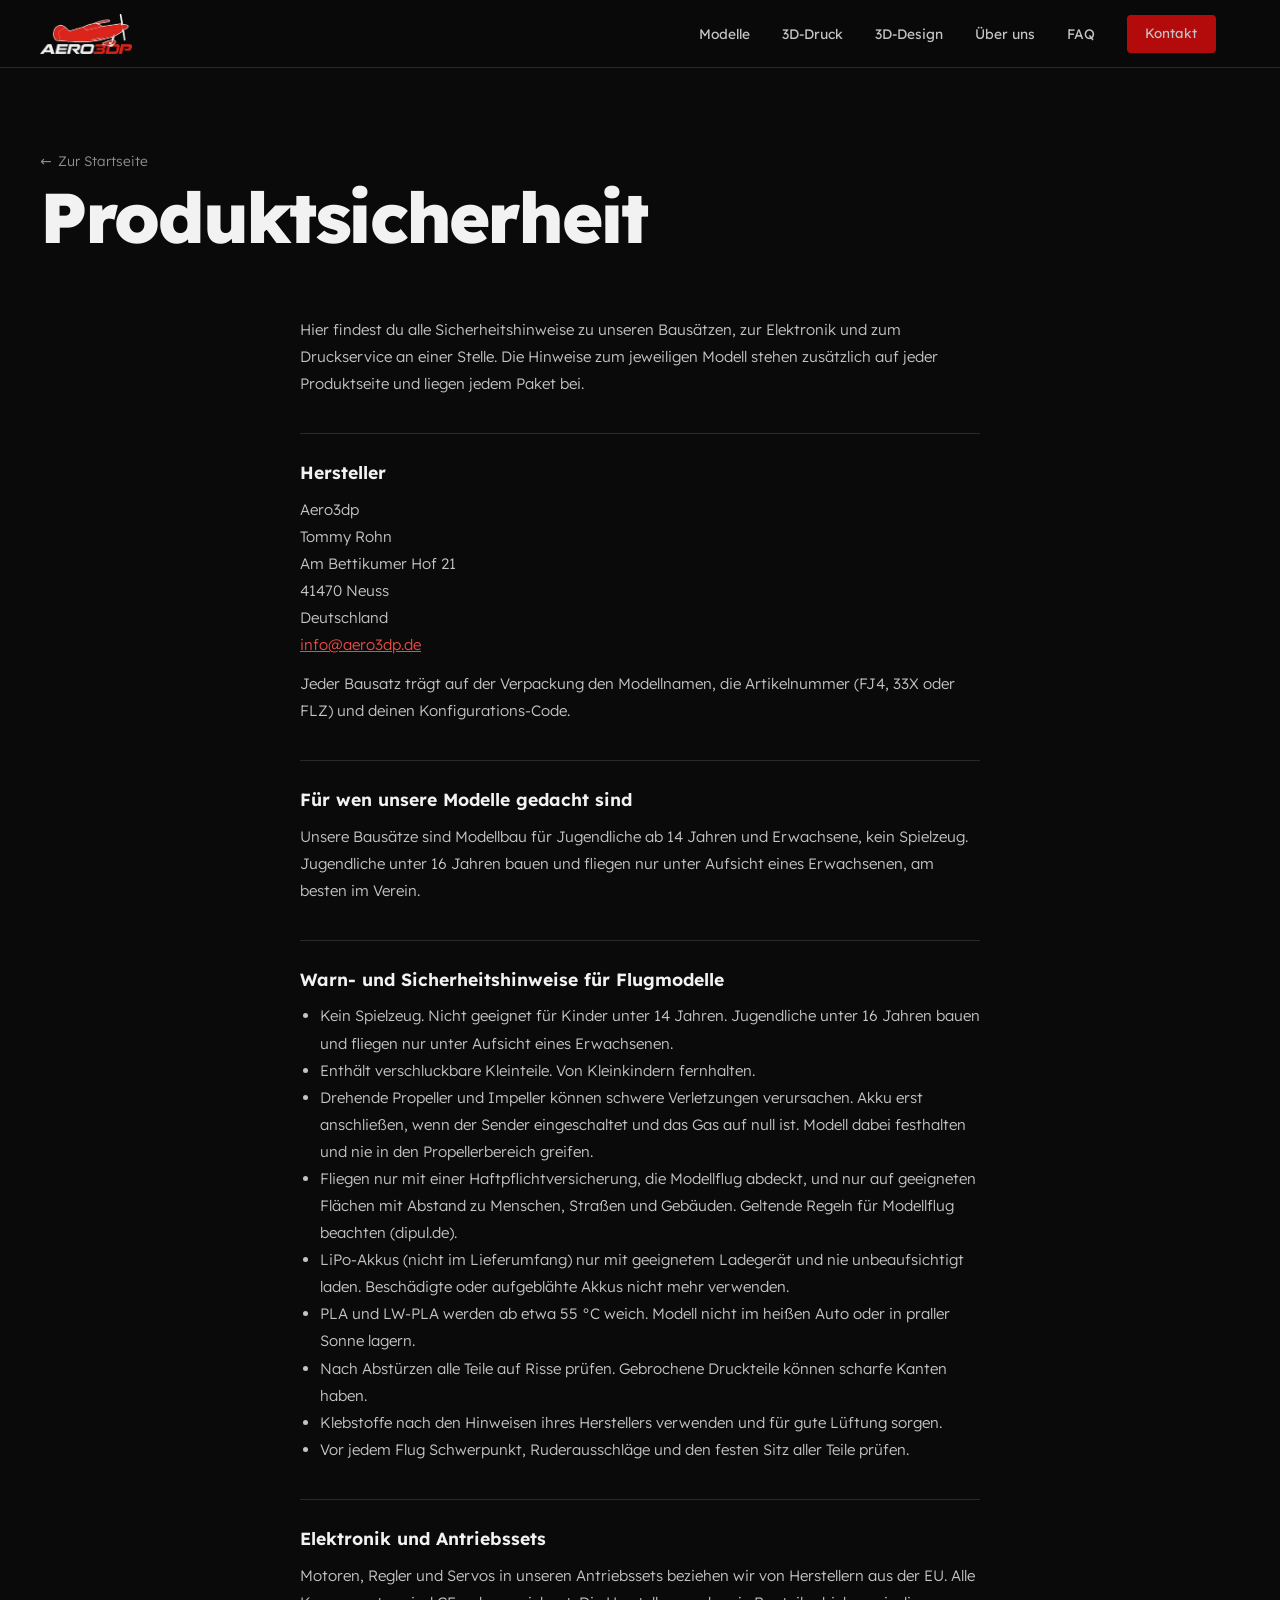
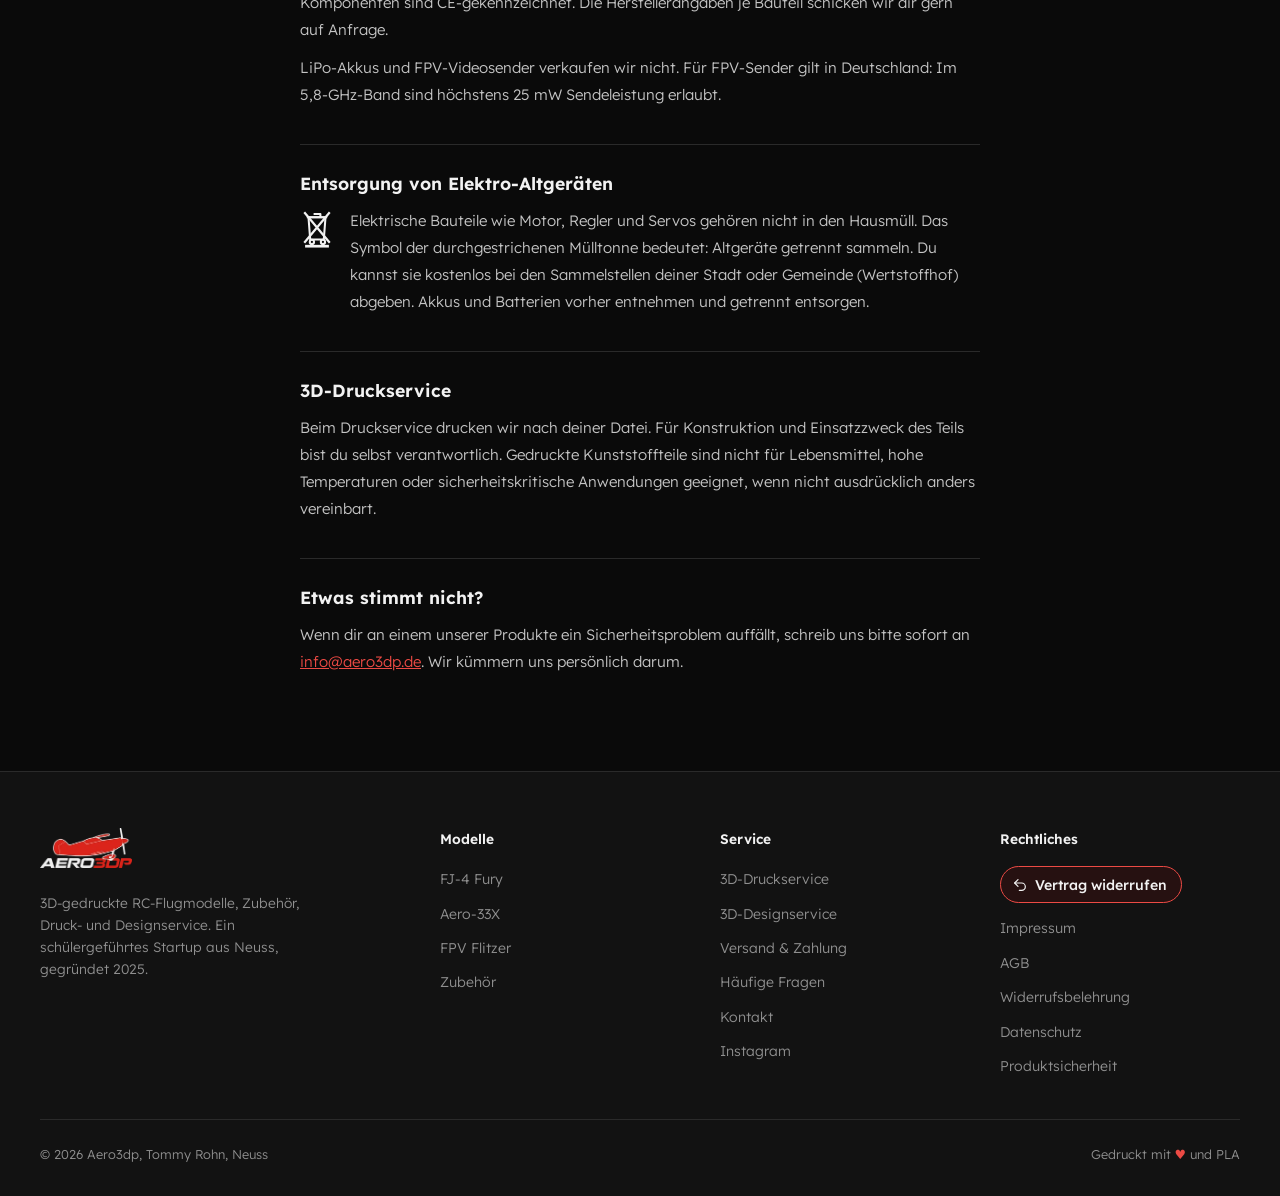
<file: sicherheit.html>
<!DOCTYPE html>
<html lang="de" class="no-js">
<head>
  <meta charset="UTF-8">
  <meta name="viewport" content="width=device-width, initial-scale=1, viewport-fit=cover">
  <title>Produktsicherheit – Aero3dp</title>
  <meta name="description" content="Sicherheitshinweise, Herstellerangaben und Entsorgung für die Bausätze und Antriebssets von Aero3dp.">
  <meta name="robots" content="index, follow">
  <link rel="canonical" href="https://aero3dp.de/sicherheit.html">
  <meta name="theme-color" content="#0a0a0a">
  <meta name="color-scheme" content="dark">
  <link rel="icon" href="favicon.ico" sizes="any">
  <link rel="icon" href="favicon-32.png" type="image/png" sizes="32x32">
  <link rel="apple-touch-icon" href="apple-touch-icon.png">
  <link rel="manifest" href="site.webmanifest">
  <link rel="preload" href="fonts/lexend-latin.woff2" as="font" type="font/woff2" crossorigin>
  <script>document.documentElement.classList.add('js')</script>
  <link rel="stylesheet" href="styles.css?v=20261104">
  <meta property="og:type" content="website">
  <meta property="og:site_name" content="Aero3dp">
  <meta property="og:locale" content="de_DE">
  <meta property="og:title" content="Produktsicherheit – Aero3dp">
  <meta property="og:description" content="Sicherheitshinweise, Herstellerangaben und Entsorgung für die Bausätze und Antriebssets von Aero3dp.">
  <meta property="og:url" content="https://aero3dp.de/sicherheit.html">
  <meta property="og:image" content="https://aero3dp.de/bilder/og-aero3dp.jpg?v=20261104">
  <meta property="og:image:width" content="1200">
  <meta property="og:image:height" content="630">
  <meta property="og:image:alt" content="Aero3dp Logo">
  <meta name="twitter:card" content="summary_large_image">
</head>
<body>
<a class="skip" href="#inhalt">Zum Inhalt springen</a>
<div class="altimeter" aria-hidden="true"><div class="altimeter-fill" id="altimeterFill"></div></div>
<button id="backToTop" type="button" aria-label="Nach oben scrollen"><svg viewBox="0 0 24 24" aria-hidden="true"><path d="M12 19V5M5 12l7-7 7 7"/></svg></button>
<nav id="nav" class="solid" aria-label="Hauptnavigation">
  <a href="index.html" class="logo" aria-label="Aero3dp Startseite"><img src="bilder/logo-hell-200.webp" srcset="bilder/logo-hell-200.webp 200w, bilder/logo-hell.webp 640w" sizes="100px" alt="Aero3dp" width="640" height="278"></a>
  <ul class="nav-links" id="navLinks">
    <li><a href="index.html#produkte">Modelle</a></li>
    <li><a href="druckservice.html">3D-Druck</a></li>
    <li><a href="designservice.html">3D-Design</a></li>
    <li><a href="index.html#ueber-uns">Über uns</a></li>
    <li><a href="index.html#faq">FAQ</a></li>
    <li><a href="index.html#kontakt" class="btn">Kontakt</a></li>
  </ul>
  <div class="nav-aktionen">
    <button class="korb-knopf" id="korbKnopf" type="button" aria-label="Warenkorb öffnen" aria-haspopup="dialog" hidden><svg viewBox="0 0 24 24" aria-hidden="true"><path d="M2.5 4h2.4l2.2 10.6a1.6 1.6 0 0 0 1.6 1.3h8.7a1.6 1.6 0 0 0 1.6-1.2L21 8H5.9"/><circle cx="9.6" cy="19.6" r="1.4"/><circle cx="17.2" cy="19.6" r="1.4"/></svg><span class="korb-zahl" hidden>0</span></button>
    <button class="burger" id="burger" type="button" aria-label="Menü öffnen" aria-expanded="false" aria-controls="navLinks"><span></span><span></span><span></span></button>
  </div>
</nav>

<main id="inhalt">
<header class="seitenkopf"><div class="seitenkopf-inhalt"><a class="zurueck" href="index.html"><span aria-hidden="true">←</span> Zur Startseite</a><h1>Produktsicherheit</h1></div></header>
<article class="legal">
<p>Hier findest du alle Sicherheitshinweise zu unseren Bausätzen, zur Elektronik und zum Druckservice an einer Stelle. Die Hinweise zum jeweiligen Modell stehen zusätzlich auf jeder Produktseite und liegen jedem Paket bei.</p>
<h2>Hersteller</h2>
<p>Aero3dp<br>Tommy Rohn<br>Am Bettikumer Hof 21<br>41470 Neuss<br>Deutschland<br><a href="mailto:info@aero3dp.de">info@aero3dp.de</a></p>
<p>Jeder Bausatz trägt auf der Verpackung den Modellnamen, die Artikelnummer (FJ4, 33X oder FLZ) und deinen Konfigurations-Code.</p>
<h2>Für wen unsere Modelle gedacht sind</h2>
<p>Unsere Bausätze sind Modellbau für Jugendliche ab 14 Jahren und Erwachsene, kein Spielzeug. Jugendliche unter 16 Jahren bauen und fliegen nur unter Aufsicht eines Erwachsenen, am besten im Verein.</p>
<h2>Warn- und Sicherheitshinweise für Flugmodelle</h2>
<ul><li>Kein Spielzeug. Nicht geeignet für Kinder unter 14 Jahren. Jugendliche unter 16 Jahren bauen und fliegen nur unter Aufsicht eines Erwachsenen.</li><li>Enthält verschluckbare Kleinteile. Von Kleinkindern fernhalten.</li><li>Drehende Propeller und Impeller können schwere Verletzungen verursachen. Akku erst anschließen, wenn der Sender eingeschaltet und das Gas auf null ist. Modell dabei festhalten und nie in den Propellerbereich greifen.</li><li>Fliegen nur mit einer Haftpflichtversicherung, die Modellflug abdeckt, und nur auf geeigneten Flächen mit Abstand zu Menschen, Straßen und Gebäuden. Geltende Regeln für Modellflug beachten (dipul.de).</li><li>LiPo-Akkus (nicht im Lieferumfang) nur mit geeignetem Ladegerät und nie unbeaufsichtigt laden. Beschädigte oder aufgeblähte Akkus nicht mehr verwenden.</li><li>PLA und LW-PLA werden ab etwa 55 °C weich. Modell nicht im heißen Auto oder in praller Sonne lagern.</li><li>Nach Abstürzen alle Teile auf Risse prüfen. Gebrochene Druckteile können scharfe Kanten haben.</li><li>Klebstoffe nach den Hinweisen ihres Herstellers verwenden und für gute Lüftung sorgen.</li><li>Vor jedem Flug Schwerpunkt, Ruderausschläge und den festen Sitz aller Teile prüfen.</li></ul>
<h2>Elektronik und Antriebssets</h2>
<p>Motoren, Regler und Servos in unseren Antriebssets beziehen wir von Herstellern aus der EU. Alle Komponenten sind CE-gekennzeichnet. Die Herstellerangaben je Bauteil schicken wir dir gern auf Anfrage.</p>
<p>LiPo-Akkus und FPV-Videosender verkaufen wir nicht. Für FPV-Sender gilt in Deutschland: Im 5,8-GHz-Band sind höchstens 25 mW Sendeleistung erlaubt.</p>
<h2>Entsorgung von Elektro-Altgeräten</h2>
<div class="entsorgung gross"><svg class="tonne" viewBox="0 0 40 48" aria-hidden="true" fill="none" stroke="currentColor" stroke-width="2.4" stroke-linejoin="round"><path d="M10 12h20l-2 26H12z"/><path d="M8 12h24M16 8h8v4"/><circle cx="14" cy="41" r="2.5"/><circle cx="27" cy="41" r="2.5"/><path d="M5 6l30 36M35 6L5 42" stroke-width="2.6"/><path d="M6 46h28" stroke-width="3.2"/></svg><p>Elektrische Bauteile wie Motor, Regler und Servos gehören nicht in den Hausmüll. Das Symbol der durchgestrichenen Mülltonne bedeutet: Altgeräte getrennt sammeln. Du kannst sie kostenlos bei den Sammelstellen deiner Stadt oder Gemeinde (Wertstoffhof) abgeben. Akkus und Batterien vorher entnehmen und getrennt entsorgen.</p></div>
<h2>3D-Druckservice</h2>
<p>Beim Druckservice drucken wir nach deiner Datei. Für Konstruktion und Einsatzzweck des Teils bist du selbst verantwortlich. Gedruckte Kunststoffteile sind nicht für Lebensmittel, hohe Temperaturen oder sicherheitskritische Anwendungen geeignet, wenn nicht ausdrücklich anders vereinbart.</p>
<h2>Etwas stimmt nicht?</h2>
<p>Wenn dir an einem unserer Produkte ein Sicherheitsproblem auffällt, schreib uns bitte sofort an <a href="mailto:info@aero3dp.de">info@aero3dp.de</a>. Wir kümmern uns persönlich darum.</p>
</article>
</main>
<footer>
  <div class="footer-grid">
    <div class="footer-brand">
      <a href="index.html" class="logo" aria-label="Aero3dp Startseite"><img src="bilder/logo-hell-200.webp" srcset="bilder/logo-hell-200.webp 200w, bilder/logo-hell.webp 640w" sizes="100px" alt="Aero3dp" width="640" height="278" loading="lazy"></a>
      <p>3D-gedruckte RC-Flugmodelle, Zubehör, Druck- und Designservice. Ein schülergeführtes Startup aus Neuss, gegründet 2025.</p>
    </div>
    <div>
      <h2>Modelle</h2>
      <ul>
        <li><a href="fj4-fury.html">FJ-4 Fury</a></li>
        <li><a href="aero-33x.html">Aero-33X</a></li>
        <li><a href="fpv-flitzer.html">FPV Flitzer</a></li>
        <li><a href="index.html#produkte">Zubehör</a></li>
      </ul>
    </div>
    <div>
      <h2>Service</h2>
      <ul>
        <li><a href="druckservice.html">3D-Druckservice</a></li>
        <li><a href="designservice.html">3D-Designservice</a></li>
        <li><a href="versand.html">Versand &amp; Zahlung</a></li>
        <li><a href="index.html#faq">Häufige Fragen</a></li>
        <li><a href="index.html#kontakt">Kontakt</a></li>
        <li><a href="https://instagram.com/aero3dp" rel="noopener" target="_blank">Instagram</a></li>
      </ul>
    </div>
    <div>
      <h2>Rechtliches</h2>
      <ul>
        <li><a class="widerruf-knopf" href="widerruf.html#widerrufen"><svg viewBox="0 0 24 24" aria-hidden="true"><path d="M9 14 4 9l5-5"/><path d="M4 9h10.5a5.5 5.5 0 0 1 0 11H11"/></svg>Vertrag widerrufen</a></li>
        <li><a href="impressum.html">Impressum</a></li>
        <li><a href="agbs.html">AGB</a></li>
        <li><a href="widerruf.html#belehrung">Widerrufsbelehrung</a></li>
        <li><a href="datenschutz.html">Datenschutz</a></li>
        <li><a href="sicherheit.html">Produktsicherheit</a></li>
      </ul>
    </div>
  </div>
  <div class="footer-unten">
    <span>© <span data-jahr>2026</span> Aero3dp, Tommy Rohn, Neuss</span>
    <span class="herz-zeile">Gedruckt mit <span class="herz" role="img" aria-label="Herz">♥</span> und PLA</span>
  </div>
</footer>
<script src="config.js?v=20261104"></script>
<script src="backend.js?v=20261104"></script>
<script src="katalog.js?v=20261104"></script>
<script src="script.js?v=20261104"></script>
<script src="shop.js?v=20261104"></script>
</body>
</html>
</file>
<file: styles.css>
/* ═══════════════════════════════════════════════════════════════
   Aero3dp – Basis-Styles (alle Seiten)
   ═══════════════════════════════════════════════════════════════ */

@font-face {
  font-family: 'Lexend';
  font-style: normal; font-display: swap; font-weight: 100 900;
  src: url('fonts/lexend-latin.woff2') format('woff2');
  unicode-range: U+0000-00FF, U+0131, U+0152-0153, U+02BB-02BC, U+02C6, U+02DA, U+02DC, U+0304, U+0308, U+0329, U+2000-206F, U+20AC, U+2122, U+2191, U+2193, U+2212, U+2215, U+FEFF, U+FFFD;
}
@font-face {
  font-family: 'Lexend';
  font-style: normal; font-display: swap; font-weight: 100 900;
  src: url('fonts/lexend-latin-ext.woff2') format('woff2');
  unicode-range: U+0100-02BA, U+02BD-02C5, U+02C7-02CC, U+02CE-02D7, U+02DD-02FF, U+0304, U+0308, U+0329, U+1D00-1DBF, U+1E00-1E9F, U+1EF2-1EFF, U+2020, U+20A0-20AB, U+20AD-20C0, U+2113, U+2C60-2C7F, U+A720-A7FF;
}

:root {
  --schwarz: #0a0a0a;
  --graphit: #121212;
  --karte: #191919;
  --karte-hell: #212121;
  --linie: #2a2a2a;
  --linie-hell: #3a3a3a;
  --text: #f2f2f2;
  --text-2: #c4c4c4;
  --text-3: #8f8f8f;      /* kleinste Schrift: mind. 4.5:1 auf Schwarz */
  --rot: #b30b0b;         /* Markenrot: Flächen, Buttons */
  --rot-hover: #cc1212;
  --rot-text: #ec4a44;    /* Rot als Schrift auf Dunkel (lesbar) */
  --gruen: #3fb26b;
  --f: 'Lexend', system-ui, -apple-system, 'Segoe UI', sans-serif;
  --nav-h: 68px;
  --rand: clamp(1.25rem, 4vw, 2.5rem);
  --max: 1240px;
  --r: 4px;
}

*, *::before, *::after { box-sizing: border-box; margin: 0; padding: 0; }
html { scroll-behavior: smooth; scroll-padding-top: calc(var(--nav-h) + 12px); -webkit-text-size-adjust: 100%; }
body {
  font-family: var(--f); font-size: 16px; line-height: 1.6; font-weight: 300;
  background: var(--schwarz); color: var(--text);
  -webkit-font-smoothing: antialiased; text-rendering: optimizeLegibility;
}
img, svg, video, canvas { display: block; max-width: 100%; }
a { color: inherit; }
button, input, select, textarea { font: inherit; color: inherit; }
::selection { background: var(--rot); color: #fff; }
:focus-visible { outline: 2px solid var(--rot-text); outline-offset: 3px; border-radius: 2px; }
[hidden] { display: none !important; }
.vh { position: absolute !important; width: 1px; height: 1px; overflow: hidden; clip: rect(0 0 0 0); white-space: nowrap; }
.skip { position: absolute; left: -999px; top: 8px; z-index: 999; background: var(--rot); color: #fff; padding: .6rem 1rem; }
.skip:focus { left: 8px; }
.wrap { max-width: var(--max); margin: 0 auto; }
.zahl { font-variant-numeric: tabular-nums; }

/* ─── Navigation ─── */
#nav {
  position: fixed; inset: 0 0 auto 0; z-index: 200; height: var(--nav-h);
  padding: 0 var(--rand); display: flex; align-items: center; justify-content: space-between; gap: 1.5rem;
  transition: background .3s, border-color .3s; border-bottom: 1px solid transparent;
}
#nav.scrolled, #nav.solid { background: rgba(10,10,10,.92); backdrop-filter: blur(14px); -webkit-backdrop-filter: blur(14px); border-bottom-color: var(--linie); }
.logo { display: inline-flex; align-items: center; text-decoration: none; flex-shrink: 0; }
.logo img { height: 40px; width: auto; }
.nav-links { display: flex; align-items: center; gap: 2rem; list-style: none; margin-left: auto; }
.nav-aktionen { display: flex; align-items: center; gap: .35rem; }
.korb-knopf {
  position: relative; width: 44px; height: 44px; display: grid; place-items: center; border: 1px solid transparent; border-radius: 50%;
  background: none; cursor: pointer; color: var(--text-2); transition: color .2s, border-color .2s;
}
.korb-knopf:hover { color: var(--text); border-color: var(--linie-hell); }
.korb-knopf svg { width: 22px; height: 22px; fill: none; stroke: currentColor; stroke-width: 1.7; stroke-linecap: round; stroke-linejoin: round; }
.korb-zahl {
  position: absolute; top: 3px; right: 1px; min-width: 18px; height: 18px; padding: 0 5px; border-radius: 999px;
  background: var(--rot); color: #fff; font-size: .68rem; font-weight: 650; line-height: 18px; text-align: center; font-variant-numeric: tabular-nums;
}
.korb-zahl.huepf { animation: huepf .45s cubic-bezier(.3,1.6,.5,1); }
@keyframes huepf { 40% { transform: scale(1.35); } }
.nav-links a {
  position: relative; font-size: .86rem; font-weight: 400; color: var(--text-2); text-decoration: none; transition: color .2s;
}
.nav-links a:hover, .nav-links a[aria-current="page"] { color: var(--text); }
.nav-links a:not(.btn)::after {
  content: ''; position: absolute; left: 0; right: 0; bottom: -6px; height: 1px; background: var(--rot-text);
  transform: scaleX(0); transform-origin: right; transition: transform .3s ease;
}
.nav-links a:not(.btn):hover::after, .nav-links a[aria-current="page"]::after { transform: scaleX(1); transform-origin: left; }
.burger { display: none; width: 44px; height: 44px; background: none; border: 0; cursor: pointer; position: relative; }
.burger span { position: absolute; left: 11px; width: 22px; height: 2px; background: var(--text); transition: transform .25s, opacity .2s; }
.burger span:nth-child(1) { top: 15px; } .burger span:nth-child(2) { top: 21px; } .burger span:nth-child(3) { top: 27px; }
.burger[aria-expanded="true"] span:nth-child(1) { transform: translateY(6px) rotate(45deg); }
.burger[aria-expanded="true"] span:nth-child(2) { opacity: 0; }
.burger[aria-expanded="true"] span:nth-child(3) { transform: translateY(-6px) rotate(-45deg); }

/* ─── Höhenmesser & nach oben ─── */
.altimeter { position: fixed; inset: 0 0 auto 0; height: 3px; z-index: 300; pointer-events: none; }
.altimeter-fill { height: 100%; width: 0; background: var(--rot); box-shadow: 0 0 8px rgba(179,11,11,.7); }
#backToTop {
  position: fixed; right: 1.25rem; bottom: 1.25rem; z-index: 250; width: 46px; height: 46px;
  display: grid; place-items: center; cursor: pointer; background: var(--karte); border: 1px solid var(--linie-hell); border-radius: 50%;
  opacity: 0; transform: translateY(12px); pointer-events: none; transition: opacity .3s, transform .3s, border-color .2s;
}
#backToTop.visible { opacity: 1; transform: none; pointer-events: auto; }
#backToTop:hover { border-color: var(--rot-text); }
#backToTop svg { width: 18px; height: 18px; stroke: var(--text); fill: none; stroke-width: 2; }

/* ─── Buttons ─── */
.btn {
  display: inline-flex; align-items: center; justify-content: center; gap: .5rem;
  min-height: 46px; padding: .8rem 1.5rem; border-radius: var(--r); border: 1px solid transparent;
  font-size: .92rem; font-weight: 500; line-height: 1.2; text-decoration: none; cursor: pointer;
  background: var(--rot); color: #fff; transition: background .2s, border-color .2s, color .2s, transform .15s ease-out;
}
.btn:hover { background: var(--rot-hover); }
.btn:active { transform: scale(.98); }
.btn[disabled] { opacity: .55; cursor: wait; }
.btn-ghost { background: transparent; color: var(--text); border-color: var(--linie-hell); }
.btn-ghost:hover { background: transparent; border-color: var(--text-2); }
.btn-small { min-height: 38px; padding: .55rem 1rem; font-size: .84rem; }
.btn-block { width: 100%; }
.nav-links .btn { min-height: 38px; padding: .5rem 1.1rem; font-size: .84rem; }
.textlink { color: var(--rot-text); text-decoration: underline; text-underline-offset: 3px; text-decoration-thickness: 1px; }
.textknopf { border: 0; background: none; padding: .2rem 0; cursor: pointer; font-size: .86rem; color: var(--text-2); text-decoration: underline; text-underline-offset: 3px; }
.textknopf:hover { color: var(--text); }

/* ─── Abschnitte ─── */
.sec { padding: clamp(4rem, 9vw, 7rem) var(--rand); }
.sec-alt { background: var(--graphit); }
.sec-head { max-width: var(--max); margin: 0 auto clamp(2rem, 5vw, 3.25rem); }
.sec-head h2, .h2 {
  font-size: clamp(1.9rem, 4.2vw, 3rem); font-weight: 750; letter-spacing: -.035em; line-height: 1.05;
  max-width: 18ch;
}
.sec-head p { margin-top: .9rem; color: var(--text-2); max-width: 56ch; font-size: 1.02rem; }
.kicker { display: inline-flex; align-items: center; gap: .6rem; font-size: .9rem; font-weight: 500; color: var(--rot-text); margin-bottom: 1rem; }
.kicker::before { content: ''; width: 22px; height: 2px; background: var(--rot); }

/* ─── Hero (Startseite) ─── */
.hero {
  position: relative; overflow: hidden; min-height: 100svh;
  padding: calc(var(--nav-h) + 2rem) var(--rand) 3rem;
  padding-left: max(var(--rand), calc((100% - var(--max)) / 2)); padding-right: max(var(--rand), calc((100% - var(--max)) / 2));
  display: grid; grid-template-columns: minmax(0, 1.05fr) minmax(0, .95fr); align-items: center; gap: clamp(1rem, 4vw, 4rem);
}
.hero-raster {
  position: absolute; inset: -10% 0; z-index: -1; pointer-events: none;
  background-image:
    radial-gradient(ellipse 40% 50% at 70% 55%, rgba(179,11,11,.12), transparent 70%),
    linear-gradient(to right, rgba(255,255,255,.035) 1px, transparent 1px),
    linear-gradient(to bottom, rgba(255,255,255,.035) 1px, transparent 1px);
  background-size: auto, 64px 64px, 64px 64px;
  -webkit-mask-image: radial-gradient(ellipse 70% 70% at 50% 50%, #000 40%, transparent 85%);
          mask-image: radial-gradient(ellipse 70% 70% at 50% 50%, #000 40%, transparent 85%);
  transform: translateY(var(--py, 0));
}
.hero h1 {
  font-size: clamp(3rem, 7.4vw, 6.4rem); font-weight: 800; letter-spacing: -.045em; line-height: .98; margin-bottom: 1.4rem;
}
.hero h1 .zeile2 { display: block; color: var(--text-2); font-weight: 300; }
.hero .lead { font-size: clamp(1rem, 1.6vw, 1.15rem); color: var(--text-2); max-width: 46ch; margin-bottom: 2rem; }
.hero-btns { display: flex; flex-wrap: wrap; gap: .75rem; }
.werkstatt-pill {
  display: inline-flex; align-items: center; gap: .6rem; flex-wrap: wrap; margin-top: 1.75rem;
  padding: .55rem .9rem; border: 1px solid var(--linie-hell); border-radius: 999px; font-size: .84rem; color: var(--text-2);
  background: rgba(18,18,18,.7);
}
.werkstatt-pill[hidden] { display: none; }
.werkstatt-pill .live { width: 8px; height: 8px; border-radius: 50%; background: var(--gruen); box-shadow: 0 0 0 0 rgba(63,178,107,.6); animation: puls 2s infinite; flex-shrink: 0; }
.werkstatt-pill strong { color: var(--text); font-weight: 500; }
@keyframes puls { 70% { box-shadow: 0 0 0 8px rgba(63,178,107,0); } 100% { box-shadow: 0 0 0 0 rgba(63,178,107,0); } }

/* Druckbühne: das Modell entsteht Schicht für Schicht */
.druckbuehne { position: relative; width: 100%; max-width: 580px; justify-self: center; aspect-ratio: 1 / 1; cursor: pointer; }
.druckbuehne:focus-visible { outline-offset: 6px; }
.druck-bett {
  position: absolute; left: 4%; right: 4%; bottom: 10%; height: 34%;
  transform: perspective(700px) rotateX(64deg); transform-origin: 50% 100%;
  background:
    linear-gradient(to right, rgba(255,255,255,.08) 1px, transparent 1px) 0 0 / 8.33% 100%,
    linear-gradient(to bottom, rgba(255,255,255,.08) 1px, transparent 1px) 0 0 / 100% 12.5%,
    linear-gradient(180deg, #1c1c1c, #121212);
  border: 1px solid var(--linie-hell); border-radius: 6px;
  box-shadow: 0 0 60px rgba(179,11,11,.18) inset;
}
.druck-schatten {
  position: absolute; left: 22%; right: 22%; bottom: 17%; height: 7%; border-radius: 50%;
  background: radial-gradient(closest-side, rgba(0,0,0,.75), transparent); transition: transform 1.2s cubic-bezier(.2,.8,.2,1), opacity 1.2s;
}
.druck-objekt { position: absolute; left: 8%; right: 8%; bottom: 20%; top: 12%; transition: transform 1.4s cubic-bezier(.2,.8,.2,1); }
/* Druck nur mit Transforms: läuft auf der Grafikkarte, auch wenn die Seite noch lädt */
.druck-fenster { position: absolute; inset: 0; overflow: hidden; }
.druck-inhalt { position: absolute; inset: 0; }
.druck-fenster, .druck-inhalt, .druck-duese, .druck-duese b { backface-visibility: hidden; }
.druck-inhalt img, .druck-schichten { position: absolute; inset: 0; width: 100%; height: 100%; object-fit: contain; }
.druck-schichten { transition: opacity 1s; }  /* Schichtlinien als fertiges Bild, keine Maske pro Frame */
.js .druckbuehne:not(.fertig) .druck-fenster { transform: translateY(100%); }
.js .druckbuehne:not(.fertig) .druck-inhalt { transform: translateY(-100%); }
.druckbuehne.druckt .druck-fenster { will-change: transform; animation: druck-fenster var(--druckzeit, 3.4s) steps(240, end) forwards; }
.druckbuehne.druckt .druck-inhalt { will-change: transform; animation: druck-inhalt var(--druckzeit, 3.4s) steps(240, end) forwards; }
@keyframes druck-fenster { from { transform: translateY(100%); } to { transform: translateY(0); } }
@keyframes druck-inhalt { from { transform: translateY(-100%); } to { transform: translateY(0); } }
.druck-duese {
  position: absolute; left: 8%; right: 8%; top: 12%; height: 68%;
  pointer-events: none; opacity: 0; transform: translateY(100%); transition: opacity .4s;
}
.druck-duese::before {
  content: ''; position: absolute; left: 0; right: 0; top: 0; height: 2px; background: var(--rot);
  box-shadow: 0 0 12px 2px rgba(204,18,18,.7);
}
.druck-duese b { position: absolute; left: 0; right: 0; top: -26px; height: 26px; }
.druck-duese i {
  position: absolute; top: 0; left: 50%; width: 18px; height: 26px; margin-left: -9px;
  background: linear-gradient(#5a5a5a, #2b2b2b); clip-path: polygon(0 0, 100% 0, 100% 60%, 62% 60%, 50% 100%, 38% 60%, 0 60%);
}
.druckbuehne.druckt .druck-duese { opacity: 1; will-change: transform; animation: druck-duese var(--druckzeit, 3.4s) steps(240, end) forwards; }
.druckbuehne.druckt .druck-duese b { will-change: transform; animation: schlitten .22s ease-in-out infinite alternate; }
@keyframes druck-duese { from { transform: translateY(100%); } to { transform: translateY(0); } }
@keyframes schlitten { from { transform: translateX(-40%); } to { transform: translateX(40%); } }
.druckbuehne.fertig .druck-schichten { opacity: .25; }
.druckbuehne.fertig .druck-objekt { transform: translateY(-7%) rotate(-5deg); animation: schweben 5s ease-in-out 1.4s infinite; }
.druckbuehne.fertig .druck-schatten { transform: scale(.7); opacity: .5; }
@keyframes schweben { 0%, 100% { translate: 0 0; } 50% { translate: 0 -2.5%; } }
.druck-info {
  position: absolute; left: 0; right: 0; bottom: 0; display: flex; justify-content: space-between; gap: 1rem;
  font-size: .8rem; color: var(--text-3);
}
.druck-info b { color: var(--text-2); font-weight: 500; }
.druck-info [data-schicht] { display: inline-block; min-width: 3ch; text-align: right; font-variant-numeric: tabular-nums; }

/* ─── Laufband ─── */
.marquee { background: var(--rot); overflow: hidden; white-space: nowrap; padding: .8rem 0; }
.marquee-track { display: inline-flex; gap: 2.5rem; animation: lauf 28s linear infinite; will-change: transform; }
.marquee-track span { font-size: .95rem; font-weight: 600; color: #fff; letter-spacing: -.01em; }
.marquee-track span::after { content: '✈'; margin-left: 2.5rem; font-size: .8rem; opacity: .7; }
@keyframes lauf { to { transform: translateX(-50%); } }

/* ─── Kennzahlen ─── */
.stats { display: grid; grid-template-columns: repeat(4, 1fr); border-bottom: 1px solid var(--linie); }
.stat { padding: 2.25rem 1.25rem; text-align: center; border-right: 1px solid var(--linie); }
.stat:last-child { border-right: 0; }
.stat-val { font-size: clamp(1.8rem, 3.4vw, 2.5rem); font-weight: 750; letter-spacing: -.04em; line-height: 1; }
.stat-val small { font-size: .55em; color: var(--rot-text); font-weight: 600; margin-left: .1em; }
.stat-lbl { margin-top: .55rem; font-size: .86rem; color: var(--text-3); }

/* ─── Chips ─── */
.chips { display: flex; flex-wrap: wrap; gap: .4rem; list-style: none; }
.chips li { font-size: .74rem; font-weight: 500; color: var(--text-2); padding: .22rem .6rem; border: 1px solid var(--linie-hell); border-radius: 999px; }

/* ─── Produktkarten ─── */
.tabs { max-width: var(--max); margin: 0 auto 1.5rem; display: flex; gap: .5rem; }
.tab {
  padding: .6rem 1.2rem; border-radius: 999px; border: 1px solid var(--linie-hell); background: none; cursor: pointer;
  font-size: .88rem; font-weight: 500; color: var(--text-2); transition: background .2s, color .2s, border-color .2s;
}
.tab[aria-selected="true"] { background: var(--text); color: var(--schwarz); border-color: var(--text); }
.tab:hover:not([aria-selected="true"]) { border-color: var(--text-2); color: var(--text); }
.tabpanel[hidden] { display: none; }
.produkte {
  max-width: var(--max); margin: 0 auto; display: grid; grid-template-columns: repeat(auto-fit, minmax(290px, 1fr));
  gap: 1px; background: var(--linie); border: 1px solid var(--linie);
}
.pcard { background: var(--schwarz); display: flex; flex-direction: column; transition: background .25s; position: relative; }
.pcard:hover { background: #0f0f0f; }
.pcard-bild { display: block; aspect-ratio: 4 / 3; background: var(--graphit); overflow: hidden; position: relative; }
.pcard-bild img { width: 100%; height: 100%; object-fit: cover; transition: transform .6s cubic-bezier(.2,.8,.2,1); }
.pcard-bild img.freigestellt { object-fit: contain; padding: 1.5rem; }
.pcard:hover .pcard-bild img { transform: scale(1.04); }
.pcard-body { padding: 1.5rem 1.5rem 1.6rem; display: flex; flex-direction: column; gap: .9rem; flex: 1; }
.pcard h3 { font-size: 1.45rem; font-weight: 700; letter-spacing: -.025em; line-height: 1.15; }
.pcard h3 a { text-decoration: none; }
.pcard h3 a::after { content: ''; position: absolute; inset: 0; } /* ganze Karte klickbar */
.pcard p { font-size: .92rem; color: var(--text-2); }
.pcard .hinweis { font-size: .8rem; color: var(--text-3); }
.pcard-fuss { margin-top: auto; display: flex; align-items: flex-end; justify-content: space-between; gap: 1rem; padding-top: .4rem; }
.preis { font-size: 1.5rem; font-weight: 750; letter-spacing: -.03em; line-height: 1.1; }
.preis small { display: block; font-size: .78rem; font-weight: 400; color: var(--text-3); letter-spacing: 0; margin-top: .2rem; }
.pcard .btn { position: relative; z-index: 1; }
.illustration { width: 100%; height: 100%; display: grid; place-items: center; }
.illustration svg { width: 46%; height: auto; }

/* Balken: Schwierigkeit & Tempo */
.meter { display: grid; grid-template-columns: 1fr auto; gap: .35rem .75rem; align-items: baseline; }
.meter + .meter { margin-top: .6rem; }
.meter dt { font-size: .82rem; color: var(--text-3); }
.meter dd { font-size: .82rem; font-weight: 500; color: var(--text-2); text-align: right; }
.meter .bar { grid-column: 1 / -1; height: 6px; border-radius: 3px; background: var(--linie); overflow: hidden; }
.meter .fill { height: 100%; width: 0; border-radius: 3px; transition: width 1.1s cubic-bezier(.16,.84,.44,1); }
.meter .fill.tempo { background: linear-gradient(90deg, #7a0808, var(--rot-hover)); }

/* ─── Druckservice-Teaser ─── */
.teaser { max-width: var(--max); margin: 0 auto; display: grid; grid-template-columns: 1fr 1fr; gap: clamp(2rem, 5vw, 4.5rem); align-items: center; }
.teaser-schritte { list-style: none; counter-reset: s; margin: 1.75rem 0 2rem; display: grid; gap: 1rem; }
.teaser-schritte li { counter-increment: s; display: grid; grid-template-columns: 2.25rem 1fr; gap: .9rem; align-items: start; color: var(--text-2); }
.teaser-schritte li::before {
  content: counter(s); width: 2.25rem; height: 2.25rem; border-radius: 50%; border: 1px solid var(--linie-hell);
  display: grid; place-items: center; font-size: .85rem; font-weight: 600; color: var(--text);
}
.teaser-schritte strong { display: block; color: var(--text); font-weight: 600; }
.teaser-karte {
  position: relative; display: grid; place-items: center; text-align: center; gap: .75rem; padding: 3rem 2rem; min-height: 320px;
  border: 1.5px dashed var(--linie-hell); border-radius: 10px; text-decoration: none; overflow: hidden;
  background: radial-gradient(ellipse at 50% 120%, rgba(179,11,11,.18), transparent 60%), var(--karte);
  transition: border-color .25s, background-color .25s;
}
.teaser-karte:hover, .teaser-karte.drag { border-color: var(--rot-text); }
.teaser-karte svg { width: 64px; height: 64px; stroke: var(--text-2); fill: none; stroke-width: 1.4; }
.teaser-karte b { font-size: 1.1rem; font-weight: 600; }
.teaser-karte span { font-size: .86rem; color: var(--text-3); }

/* ─── Designservice-Teaser: Bauplan einer Rekonstruktion ─── */
.rekon-karte {
  display: block; border: 1px solid var(--linie-hell); border-radius: 10px; overflow: hidden; text-decoration: none;
  background: radial-gradient(ellipse at 70% 80%, rgba(179,11,11,.12), transparent 60%), var(--schwarz); transition: border-color .25s;
}
.rekon-karte:hover { border-color: var(--rot-text); }
.rekon { width: 100%; height: auto; }
.rekon-alt { fill: #2b2b2b; stroke: #9a9a9a; stroke-width: 1.5; stroke-linejoin: round; }
.rekon-loch { fill: var(--schwarz); stroke: #9a9a9a; stroke-width: 1.5; }
.rekon-neu { fill: rgba(179,11,11,.16); stroke: var(--rot-text); stroke-width: 2; stroke-dasharray: 7 5; stroke-linejoin: round; }
.rekon-mass path { fill: none; stroke: #6f6f6f; stroke-width: 1; }
.rekon-mass text, .rekon-label { fill: var(--text-3); font: 400 13px var(--f); font-variant-numeric: tabular-nums; }
.rekon-label.rot { fill: var(--rot-text); }
.rekon-wisch { transform: scaleX(0); transform-box: fill-box; transform-origin: left center; transition: transform 1.6s cubic-bezier(.6,0,.3,1) .35s; }
.reveal.on .rekon-wisch, .no-js .rekon-wisch, .rekon-statisch .rekon-wisch { transform: none; }
.pcard-knoepfe { display: flex; flex-wrap: wrap; gap: .5rem; justify-content: flex-end; }
.preis small .textlink { color: var(--text-3); position: relative; z-index: 1; }

/* ─── Galerie ─── */
.galerie { max-width: var(--max); margin: 0 auto; display: grid; grid-template-columns: repeat(12, 1fr); grid-auto-rows: 210px; gap: 4px; }
.galerie figure { overflow: hidden; background: var(--graphit); position: relative; }
.galerie img { width: 100%; height: 100%; object-fit: cover; transition: transform .7s cubic-bezier(.2,.8,.2,1); }
.galerie figure:hover img { transform: scale(1.04); }
.galerie img.freigestellt { object-fit: contain; padding: 1.25rem; }
.g-gross { grid-column: span 8; grid-row: span 2; }
.g-hoch { grid-column: span 4; grid-row: span 2; }
.g-klein { grid-column: span 4; }
.galerie figcaption {
  position: absolute; left: 0; right: 0; bottom: 0; padding: 1.5rem .9rem .7rem; font-size: .8rem; color: var(--text);
  background: linear-gradient(transparent, rgba(0,0,0,.75)); opacity: 0; transition: opacity .3s;
}
.galerie figure:hover figcaption, .galerie figure:focus-within figcaption { opacity: 1; }

/* ─── Über uns ─── */
.about { max-width: var(--max); margin: 0 auto; display: grid; grid-template-columns: .9fr 1.1fr; gap: clamp(2rem, 6vw, 5.5rem); align-items: center; }
.about-bild { position: relative; aspect-ratio: 4 / 5; overflow: hidden; border-radius: 2px; }
.about-bild img { width: 100%; height: 100%; object-fit: cover; }
.about-badge { position: absolute; right: 0; bottom: 0; background: var(--rot); padding: 1rem 1.25rem; line-height: 1.1; }
.about-badge b { display: block; font-size: 1.8rem; font-weight: 800; letter-spacing: -.04em; }
.about-badge span { font-size: .8rem; color: rgba(255,255,255,.85); }
.about-text p { color: var(--text-2); margin-top: 1rem; max-width: 58ch; }
.about-liste { list-style: none; margin-top: 2rem; display: grid; gap: 1.1rem; }
.about-liste li { display: grid; grid-template-columns: 36px 1fr; gap: 1rem; }
.about-liste svg { width: 36px; height: 36px; padding: 8px; border: 1px solid var(--linie-hell); border-radius: 50%; stroke: var(--rot-text); fill: none; stroke-width: 1.6; }
.about-liste strong { display: block; font-weight: 600; font-size: .95rem; }
.about-liste span { font-size: .88rem; color: var(--text-3); }

/* ─── Prozess ─── */
.timeline { max-width: var(--max); margin: 0 auto; display: grid; grid-template-columns: repeat(4, 1fr); gap: 1px; background: var(--linie); border: 1px solid var(--linie); list-style: none; }
.tl-item { background: var(--schwarz); padding: 1.9rem 1.6rem; position: relative; }
.tl-num { position: absolute; top: 1.5rem; right: 1.5rem; font-size: .8rem; color: var(--text-3); font-variant-numeric: tabular-nums; }
.tl-ico { width: 48px; height: 48px; border: 1px solid var(--linie-hell); border-radius: 50%; display: grid; place-items: center; margin-bottom: 1.4rem; }
.tl-ico svg { width: 26px; height: 26px; overflow: visible; }
.tl-item h3 { font-size: 1.08rem; font-weight: 650; margin-bottom: .5rem; }
.tl-item p { font-size: .88rem; color: var(--text-3); }
.cad-line { stroke: var(--rot-text); fill: none; stroke-width: 2; stroke-linejoin: round; stroke-dasharray: 100; stroke-dashoffset: 100; animation: zeichnen 3.2s ease-in-out infinite; }
.cad-line + .cad-line { animation-delay: .5s; }
@keyframes zeichnen { 45%, 85% { stroke-dashoffset: 0; } 100% { stroke-dashoffset: -100; } }
.print-layers rect { fill: var(--rot); opacity: 0; transform-box: fill-box; transform-origin: bottom; animation: schicht 3.2s ease-in-out infinite; }
.print-layers rect:nth-child(2) { animation-delay: .3s; } .print-layers rect:nth-child(3) { animation-delay: .6s; }
.print-layers rect:nth-child(4) { animation-delay: .9s; } .print-layers rect:nth-child(5) { animation-delay: 1.2s; }
@keyframes schicht { 0% { opacity: 0; transform: scaleY(0); } 15%, 80% { opacity: 1; transform: scaleY(1); } 92%, 100% { opacity: 0; transform: scaleY(0); } }
.gear-spin { stroke: var(--rot-text); fill: none; transform-origin: 22px 22px; animation: drehen 4s linear infinite; }
@keyframes drehen { to { transform: rotate(360deg); } }
.takeoff-plane { fill: var(--rot-text); animation: abheben 3.2s ease-in-out infinite; }
@keyframes abheben { 0%, 15% { transform: translate(0, 0) rotate(0); } 55% { transform: translate(6px, -9px) rotate(-8deg); } 85%, 100% { transform: translate(0, 0) rotate(0); } }

/* ─── FAQ ─── */
.faq { max-width: 820px; margin: 0 auto 0 max(0px, calc((100% - var(--max)) / 2)); border-top: 1px solid var(--linie); }
.faq details { border-bottom: 1px solid var(--linie); }
.faq summary {
  display: flex; justify-content: space-between; align-items: center; gap: 1.5rem; padding: 1.3rem 0;
  cursor: pointer; list-style: none; font-size: 1.02rem; font-weight: 500; transition: color .2s;
}
.faq summary::-webkit-details-marker { display: none; }
.faq summary:hover { color: var(--rot-text); }
.faq summary i { flex-shrink: 0; width: 28px; height: 28px; border-radius: 50%; border: 1px solid var(--linie-hell); position: relative; transition: transform .3s, border-color .2s; }
.faq summary i::before, .faq summary i::after { content: ''; position: absolute; left: 50%; top: 50%; width: 11px; height: 1.5px; background: var(--text); transform: translate(-50%, -50%); }
.faq summary i::after { transform: translate(-50%, -50%) rotate(90deg); }
.faq details[open] summary i { transform: rotate(45deg); border-color: var(--rot-text); }
.faq .antwort { padding: 0 3rem 1.5rem 0; color: var(--text-2); font-size: .95rem; }
.faq .antwort p + p { margin-top: .6rem; }
.faq details[open] .antwort { animation: auf .35s ease; }
@keyframes auf { from { opacity: 0; transform: translateY(-6px); } }

/* ─── Links ─── */
.links { max-width: var(--max); margin: 0 auto; display: grid; grid-template-columns: repeat(3, 1fr); gap: 1px; background: var(--linie); border: 1px solid var(--linie); }
@media (max-width: 900px) { .links { grid-template-columns: repeat(2, 1fr); } }
@media (max-width: 560px) { .links { grid-template-columns: 1fr; } }
.link-card { background: var(--graphit); padding: 1.6rem; text-decoration: none; display: flex; flex-direction: column; gap: .5rem; transition: background .2s; }
.link-card:hover { background: var(--karte); }
.link-card b { font-size: 1.02rem; font-weight: 650; display: flex; justify-content: space-between; gap: .5rem; }
.link-card b::after { content: '↗'; color: var(--text-3); font-weight: 400; transition: color .2s, transform .2s; }
.link-card:hover b::after { color: var(--rot-text); transform: translate(2px, -2px); }
.link-card span { font-size: .86rem; color: var(--text-3); }

/* ─── Kontakt & Formulare ─── */
.kontakt { max-width: var(--max); margin: 0 auto; display: grid; grid-template-columns: 1fr 1.4fr; gap: clamp(2rem, 6vw, 5rem); align-items: start; }
.kanal { display: flex; align-items: center; gap: 1rem; padding: 1.1rem 0; border-bottom: 1px solid var(--linie); text-decoration: none; transition: color .2s; }
.kanal:first-of-type { border-top: 1px solid var(--linie); margin-top: 1.75rem; }
.kanal:hover { color: var(--rot-text); }
.kanal svg { width: 40px; height: 40px; padding: 10px; border: 1px solid var(--linie-hell); border-radius: 50%; stroke: currentColor; fill: none; stroke-width: 1.6; flex-shrink: 0; }
.kanal small { display: block; font-size: .78rem; color: var(--text-3); }
.formular { display: grid; gap: 1rem; }
.feld-reihe { display: grid; grid-template-columns: 1fr 1fr; gap: 1rem; }
.feld { display: grid; gap: .4rem; align-content: start; }
.feld label, .feld .label { font-size: .84rem; font-weight: 500; color: var(--text-2); }
.feld input, .feld select, .feld textarea {
  width: 100%; min-height: 48px; padding: .75rem .95rem; background: var(--karte); border: 1px solid var(--linie-hell); border-radius: var(--r);
  font-size: 1rem; font-weight: 300; transition: border-color .2s, background .2s; appearance: none; -webkit-appearance: none;
}
.feld select { background-image: linear-gradient(45deg, transparent 50%, var(--text-2) 50%), linear-gradient(135deg, var(--text-2) 50%, transparent 50%); background-position: calc(100% - 20px) 50%, calc(100% - 15px) 50%; background-size: 5px 5px; background-repeat: no-repeat; padding-right: 2.5rem; }
.feld textarea { min-height: 130px; resize: vertical; line-height: 1.5; }
.feld input:focus, .feld select:focus, .feld textarea:focus { outline: none; border-color: var(--rot-text); background: var(--karte-hell); }
.feld input::placeholder, .feld textarea::placeholder { color: #6f6f6f; }
.feld-check { display: flex; gap: .7rem; align-items: flex-start; font-size: .84rem; color: var(--text-3); }
.feld-check input { width: 18px; height: 18px; margin-top: .15rem; accent-color: var(--rot); flex-shrink: 0; }
.honig { position: absolute; left: -9999px; width: 1px; height: 1px; overflow: hidden; }
.form-status { font-size: .9rem; padding: .85rem 1rem; border-radius: var(--r); border: 1px solid; }
.form-status[hidden] { display: none; }
.form-status.ok { color: #9fe0b5; border-color: rgba(63,178,107,.4); background: rgba(63,178,107,.08); }
.form-status.fehler { color: #f3a39f; border-color: rgba(236,74,68,.4); background: rgba(236,74,68,.08); }

/* ─── Warenkorb-Schublade ─── */
html.korb-offen { overflow: hidden; }
.korb { position: fixed; inset: 0; z-index: 500; }
.korb-schleier { position: absolute; inset: 0; background: rgba(0,0,0,.6); opacity: 0; transition: opacity .25s; }
.korb-panel {
  position: absolute; top: 0; right: 0; bottom: 0; width: min(440px, 100%); display: flex; flex-direction: column;
  background: var(--graphit); border-left: 1px solid var(--linie-hell); transform: translateX(100%); transition: transform .3s cubic-bezier(.2,.8,.2,1);
  outline: none;
}
.korb.auf .korb-schleier { opacity: 1; }
.korb.auf .korb-panel { transform: none; }
.korb-kopf { display: flex; align-items: center; justify-content: space-between; padding: 1rem 1.25rem; border-bottom: 1px solid var(--linie); }
.korb-kopf h2 { font-size: 1.15rem; font-weight: 650; letter-spacing: -.02em; }
.korb-zu { width: 40px; height: 40px; border: 0; background: none; cursor: pointer; display: grid; place-items: center; border-radius: 50%; color: var(--text-2); }
.korb-zu:hover { background: var(--karte); color: var(--text); }
.korb-zu svg { width: 20px; height: 20px; stroke: currentColor; stroke-width: 1.8; fill: none; stroke-linecap: round; }
.korb-body { flex: 1; display: flex; flex-direction: column; min-height: 0; }
.korb-liste { list-style: none; overflow-y: auto; flex: 1; padding: .5rem 1.25rem; }
.korb-pos { display: grid; grid-template-columns: 34px 1fr auto; gap: .85rem; padding: 1rem 0; border-bottom: 1px solid var(--linie); align-items: start; }
.korb-pos.neu { animation: korbNeu 1.6s ease; }
@keyframes korbNeu { 0%, 30% { background: rgba(179,11,11,.14); } 100% { background: transparent; } }
.korb-farben { display: grid; gap: 3px; padding-top: .2rem; }
.korb-farben i { display: block; height: 10px; border-radius: 3px; background: var(--c); box-shadow: inset 0 0 0 1px rgba(255,255,255,.12); }
.korb-farben.korb-teil svg { width: 30px; height: 30px; stroke: var(--text-3); fill: none; stroke-width: 1.5; }
.korb-info { display: grid; gap: .15rem; min-width: 0; font-size: .82rem; color: var(--text-3); }
.korb-info a { font-size: .95rem; font-weight: 550; color: var(--text); text-decoration: none; }
.korb-info a:hover { text-decoration: underline; text-underline-offset: 3px; }
.korb-zeile2 { display: flex; align-items: center; gap: .8rem; margin-top: .45rem; }
.korb-menge { display: inline-grid; grid-template-columns: 32px 30px 32px; align-items: center; border: 1px solid var(--linie-hell); border-radius: 999px; overflow: hidden; }
.korb-menge button { height: 30px; border: 0; background: none; cursor: pointer; color: var(--text-2); font-size: 1rem; }
.korb-menge button:hover:not([disabled]) { background: var(--karte-hell); color: var(--text); }
.korb-menge button[disabled] { opacity: .35; cursor: default; }
.korb-menge output { text-align: center; font-size: .86rem; font-weight: 600; color: var(--text); font-variant-numeric: tabular-nums; }
.korb-weg { border: 0; background: none; cursor: pointer; font-size: .78rem; color: var(--text-3); text-decoration: underline; text-underline-offset: 3px; padding: .3rem 0; }
.korb-weg:hover { color: var(--rot-text); }
.korb-preis { font-size: .95rem; font-weight: 600; white-space: nowrap; font-variant-numeric: tabular-nums; }
.korb-fuss { padding: 1rem 1.25rem 1.25rem; border-top: 1px solid var(--linie); background: var(--schwarz); display: grid; gap: .9rem; }
.korb-frei p { font-size: .84rem; color: var(--text-2); margin-bottom: .45rem; }
.korb-frei b { color: var(--text); font-weight: 600; }
.korb-frei-spur { height: 4px; border-radius: 2px; background: var(--linie); overflow: hidden; }
.korb-frei-spur i { display: block; height: 100%; background: var(--gruen); border-radius: 2px; transition: width .5s cubic-bezier(.2,.8,.2,1); }
.korb-summen { display: grid; gap: .35rem; font-size: .88rem; }
.korb-summen div { display: flex; justify-content: space-between; gap: 1rem; color: var(--text-2); }
.korb-summen dd { font-variant-numeric: tabular-nums; color: var(--text); }
.korb-summen .korb-gesamt { padding-top: .5rem; margin-top: .2rem; border-top: 1px solid var(--linie); font-size: 1.05rem; font-weight: 600; color: var(--text); }
.korb-info-klein, .korb-pause { font-size: .75rem; color: var(--text-3); line-height: 1.5; }
.korb-pause { color: var(--text-2); }
.korb-leer { padding: 2.5rem 1.25rem; display: grid; gap: .7rem; justify-items: start; color: var(--text-2); font-size: .92rem; }
.korb-leer b { color: var(--text); font-weight: 600; }
.korb-leer .btn { margin-top: .5rem; }

/* ─── Widerrufsknopf (im Footer jeder Seite, hervorgehoben) ─── */
.widerruf-knopf {
  display: inline-flex !important; align-items: center; gap: .45rem; padding: .4rem .85rem .4rem .7rem; margin-bottom: .2rem;
  border: 1px solid var(--rot-text); border-radius: 999px; color: var(--text) !important; font-weight: 500; background: rgba(179,11,11,.12);
}
.widerruf-knopf:hover { background: var(--rot); border-color: var(--rot); }
.widerruf-knopf svg { width: 16px; height: 16px; fill: none; stroke: currentColor; stroke-width: 1.8; stroke-linecap: round; stroke-linejoin: round; }

/* ─── Footer ─── */
footer { background: var(--graphit); border-top: 1px solid var(--linie); padding: 3.5rem var(--rand) 2rem; }
.footer-grid { max-width: var(--max); margin: 0 auto 2.5rem; display: grid; grid-template-columns: 1.5fr 1fr 1fr 1fr; gap: 2.5rem; }
.footer-brand p { font-size: .86rem; color: var(--text-3); margin-top: 1rem; max-width: 34ch; }
.footer-grid h2 { font-size: .86rem; font-weight: 600; color: var(--text); margin-bottom: 1rem; }
.footer-grid ul { list-style: none; display: grid; gap: .55rem; }
.footer-grid ul a { font-size: .88rem; color: var(--text-3); text-decoration: none; transition: color .2s; }
.footer-grid ul a:hover { color: var(--text); }
.footer-unten { max-width: var(--max); margin: 0 auto; padding-top: 1.5rem; border-top: 1px solid var(--linie); display: flex; justify-content: space-between; gap: 1rem; flex-wrap: wrap; font-size: .8rem; color: var(--text-3); }
.herz { color: var(--rot-text); display: inline-block; animation: herzschlag 1.6s ease-in-out infinite; }
@keyframes herzschlag { 0%, 40%, 100% { transform: scale(1); } 15% { transform: scale(1.25); } 28% { transform: scale(1.1); } }
@media (prefers-reduced-motion: reduce) { .herz { animation: none; } }

/* ─── Unterseiten-Kopf ─── */
.seitenkopf { padding: calc(var(--nav-h) + clamp(2.5rem, 7vw, 5rem)) var(--rand) clamp(2rem, 5vw, 3rem); position: relative; overflow: hidden; }
.seitenkopf .hero-raster { inset: -40% 0; }
.seitenkopf-inhalt { max-width: var(--max); margin: 0 auto; }
.seitenkopf h1 { font-size: clamp(2.4rem, 6vw, 4.4rem); font-weight: 800; letter-spacing: -.04em; line-height: 1; margin: .5rem 0 1rem; }
.seitenkopf p.lead { color: var(--text-2); max-width: 60ch; font-size: 1.05rem; }
.zurueck { display: inline-flex; gap: .4rem; align-items: center; font-size: .86rem; color: var(--text-3); text-decoration: none; transition: color .2s; }
.zurueck:hover { color: var(--text); }

/* ─── Rechtstexte ─── */
.legal { max-width: 760px; margin: 0 auto; padding: 0 var(--rand) 6rem; }
.legal h2 { font-size: 1.1rem; font-weight: 650; margin: 2.25rem 0 .6rem; padding-top: 1.5rem; border-top: 1px solid var(--linie); }
.legal h2:first-child { border-top: 0; padding-top: 0; margin-top: 0; }
.legal p, .legal li, .legal address { font-size: .94rem; color: var(--text-2); line-height: 1.8; font-style: normal; }
.legal p + p { margin-top: .7rem; }
.legal ul { margin: .5rem 0 .7rem 1.25rem; }
.legal a { color: var(--rot-text); }
.legal .stand { margin-top: 3rem; font-size: .82rem; color: var(--text-3); }

/* ─── 404 ─── */
.notlandung { min-height: 80svh; display: grid; align-content: center; justify-items: start; gap: 1rem; position: relative; overflow: hidden; padding: calc(var(--nav-h) + 3rem) max(var(--rand), calc((100% - var(--max)) / 2)) 4rem; }
.notlandung h1 { font-size: clamp(3rem, 9vw, 7rem); font-weight: 800; letter-spacing: -.05em; line-height: .95; }
.notlandung .lead { color: var(--text-2); max-width: 46ch; font-size: 1.1rem; margin-bottom: 1rem; }

/* ─── Toast ─── */
.toast {
  position: fixed; left: 50%; bottom: 1.5rem; z-index: 400; transform: translate(-50%, 140%); opacity: 0;
  background: var(--text); color: var(--schwarz); padding: .75rem 1.2rem; border-radius: 999px; font-size: .9rem; font-weight: 500;
  transition: transform .35s cubic-bezier(.2,.9,.3,1.2), opacity .3s; pointer-events: none; max-width: calc(100vw - 2rem);
}
.toast.zeigen { transform: translate(-50%, 0); opacity: 1; }

/* ─── Einblenden ─── */
.reveal { opacity: 0; transform: translateY(14px); transition: opacity .7s ease, transform .7s ease; }
.reveal.on { opacity: 1; transform: none; }
.no-js .reveal { opacity: 1; transform: none; }

/* ─── Responsiv ─── */
@media (max-width: 1080px) {
  .nav-links { gap: 1.4rem; }
  .footer-grid { grid-template-columns: 1fr 1fr; }
}
@media (max-width: 960px) {
  .hero { grid-template-columns: 1fr; min-height: auto; padding-top: calc(var(--nav-h) + 2.5rem); }
  .druckbuehne { max-width: 420px; }
  .teaser, .about, .kontakt { grid-template-columns: 1fr; }
  .about-bild { aspect-ratio: 4 / 3; }
  .timeline { grid-template-columns: 1fr 1fr; }
  .stats { grid-template-columns: 1fr 1fr; }
  .stat:nth-child(2) { border-right: 0; }
  .stat:nth-child(-n+2) { border-bottom: 1px solid var(--linie); }
}
@media (max-width: 860px) {
  .burger { display: block; }
  .nav-links {
    position: fixed; top: var(--nav-h); left: 0; right: 0; flex-direction: column; align-items: stretch; gap: 0;
    background: rgba(10,10,10,.98); border-bottom: 1px solid var(--linie); padding: .5rem var(--rand) 1.25rem;
    transform: translateY(-8px); opacity: 0; pointer-events: none; transition: opacity .2s, transform .2s;
  }
  .nav-links.open { transform: none; opacity: 1; pointer-events: auto; }
  .nav-links li a:not(.btn) { display: block; padding: .9rem 0; font-size: 1rem; border-bottom: 1px solid var(--linie); }
  .nav-links li a:not(.btn)::after { display: none; }
  .nav-links .btn { margin-top: 1rem; width: 100%; min-height: 46px; }
  .nav-links { margin-left: 0; }
}
@media (max-width: 640px) {
  :root { --nav-h: 62px; }
  .logo img { height: 34px; }
  .galerie { grid-template-columns: 1fr 1fr; grid-auto-rows: 160px; }
  .g-gross { grid-column: span 2; grid-row: span 2; }
  .g-hoch { grid-column: span 1; grid-row: span 2; }
  .g-klein { grid-column: span 1; }
  .galerie figcaption { opacity: 1; font-size: .72rem; }
  .feld-reihe { grid-template-columns: 1fr; }
  .timeline { grid-template-columns: 1fr; }
  .footer-grid { grid-template-columns: 1fr; gap: 2rem; }
  .faq .antwort { padding-right: 0; }
  .hero-btns .btn { flex: 1 1 100%; }
}
@media (prefers-reduced-motion: reduce) {
  *, *::before, *::after { animation-duration: .001ms !important; animation-iteration-count: 1 !important; transition-duration: .001ms !important; scroll-behavior: auto !important; }
  .reveal { opacity: 1; transform: none; }
  .marquee-track { animation: none; }
  .cad-line { animation: none !important; stroke-dashoffset: 0; }
  .print-layers rect { animation: none !important; opacity: 1; transform: none; }
  .druckbuehne.fertig .druck-objekt { animation: none !important; }
}

/* ─── Produktsicherheit (GPSR) ─── */
.sicherheit { max-width: var(--max); margin: 0 auto; display: grid; grid-template-columns: minmax(0, .8fr) minmax(0, 1.2fr); gap: 1.5rem 2.5rem; padding: 1.5rem; border: 1px solid var(--linie); border-radius: 10px; background: var(--graphit); }
.sicherheit-daten { display: grid; gap: 1rem; align-content: start; font-size: .9rem; }
.sicherheit-daten dt { font-size: .78rem; color: var(--text-3); margin-bottom: .2rem; }
.sicherheit-daten dd { color: var(--text-2); line-height: 1.55; }
.sicherheit-warnungen h3 { font-size: .95rem; font-weight: 600; margin-bottom: .6rem; }
.sicherheit-warnungen ul { list-style: none; display: grid; gap: .5rem; padding: 0; }
.sicherheit-warnungen li { position: relative; padding-left: 1.4rem; font-size: .88rem; color: var(--text-2); line-height: 1.5; }
.sicherheit-warnungen li::before { content: '!'; position: absolute; left: 0; top: .1rem; width: 15px; height: 15px; border-radius: 50%; background: #e8a33a; color: #111; font-size: .68rem; font-weight: 800; display: grid; place-items: center; line-height: 1; }
.entsorgung { grid-column: 1 / -1; display: flex; gap: 1rem; align-items: flex-start; padding-top: 1.2rem; border-top: 1px solid var(--linie); font-size: .86rem; color: var(--text-2); }
.entsorgung .tonne { width: 34px; height: 41px; flex-shrink: 0; color: var(--text); }
.entsorgung.gross { border-top: 0; padding-top: 0; }
.sicherheit.klein { grid-template-columns: 1fr; padding: 1rem; gap: 1rem; background: var(--schwarz); }
.pcard-sicher { margin-top: .9rem; font-size: .86rem; }
.pcard-sicher summary { cursor: pointer; color: var(--text-2); font-size: .84rem; list-style: none; display: inline-flex; gap: .4rem; align-items: center; }
.pcard-sicher summary::-webkit-details-marker { display: none; }
.pcard-sicher summary::before { content: '!'; width: 15px; height: 15px; border-radius: 50%; background: #e8a33a; color: #111; font-size: .68rem; font-weight: 800; display: grid; place-items: center; }
.pcard-sicher[open] summary { margin-bottom: .7rem; }
@media (max-width: 860px) { .sicherheit { grid-template-columns: 1fr; padding: 1.1rem; } }
</file>
<file: admin.css>
/* ═══ Aero3dp – Admin ═══ */
.admin { --flaeche: #121212; --s1: #e0362f; --s2: #3a8cc6; background: var(--schwarz); min-height: 100svh; }

/* Login */
.login { min-height: 100svh; display: grid; place-items: center; padding: 2rem 1.25rem;
  background: radial-gradient(ellipse 50% 50% at 50% 40%, rgba(179,11,11,.12), transparent 70%); }
.login-karte { width: min(400px, 100%); display: grid; gap: 1rem; padding: 2rem; border: 1px solid var(--linie); border-radius: 12px; background: var(--graphit); }
.login-karte img { height: 46px; width: auto; justify-self: start; }
.login-karte h1 { font-size: 1.5rem; font-weight: 700; letter-spacing: -.02em; }
.hinweis-klein { font-size: .86rem; color: var(--text-2); padding: .75rem .9rem; border-left: 3px solid var(--rot); background: var(--schwarz); }
.demo-link { justify-self: center; font-size: .86rem; color: var(--text-3); }

/* Kopfleiste */
.leiste { position: sticky; top: 0; z-index: 50; display: flex; align-items: center; gap: 1.5rem; padding: .7rem var(--rand);
  background: rgba(10,10,10,.92); backdrop-filter: blur(12px); -webkit-backdrop-filter: blur(12px); border-bottom: 1px solid var(--linie); }
.leiste .logo img { height: 34px; }
.admin-tabs { display: flex; gap: .25rem; overflow-x: auto; scrollbar-width: none; flex: 1; }
.admin-tabs::-webkit-scrollbar { display: none; }
.admin-tabs button { white-space: nowrap; border: 0; background: none; padding: .55rem .9rem; border-radius: 999px; cursor: pointer; font-size: .88rem; color: var(--text-2); transition: background .2s, color .2s; }
.admin-tabs button[aria-selected="true"] { background: var(--karte-hell); color: var(--text); }
.admin-tabs button:hover { color: var(--text); }
.zaehler { display: inline-grid; place-items: center; min-width: 20px; height: 20px; padding: 0 6px; margin-left: .3rem; border-radius: 999px; background: var(--rot); color: #fff; font-size: .72rem; font-weight: 650; }
.leiste-rechts { display: flex; align-items: center; gap: .6rem; }
.leiste select { min-height: 38px; padding: .4rem 2.2rem .4rem .8rem; border-radius: 999px; border: 1px solid var(--linie-hell); background: var(--karte); font-size: .84rem; appearance: none; -webkit-appearance: none;
  background-image: linear-gradient(45deg, transparent 50%, var(--text-2) 50%), linear-gradient(135deg, var(--text-2) 50%, transparent 50%);
  background-position: calc(100% - 16px) 50%, calc(100% - 11px) 50%; background-size: 5px 5px; background-repeat: no-repeat; cursor: pointer; }
.demo-banner { background: #3a2a0a; color: #f3d39a; font-size: .86rem; padding: .6rem var(--rand); border-bottom: 1px solid #5a4210; }

.admin-inhalt { max-width: 1320px; margin: 0 auto; padding: 1.5rem var(--rand) 4rem; }

/* Kacheln */
.kacheln { display: grid; grid-template-columns: repeat(auto-fit, minmax(190px, 1fr)); gap: 1rem; margin-bottom: 1rem; }
.kachel { padding: 1.1rem 1.2rem; border: 1px solid var(--linie); border-radius: 10px; background: var(--flaeche); }
.kachel dt { font-size: .84rem; color: var(--text-3); }
.kachel dd { font-size: 2rem; font-weight: 650; letter-spacing: -.03em; line-height: 1.15; margin-top: .25rem; }
.kachel .delta { font-size: .8rem; font-weight: 400; letter-spacing: 0; color: var(--text-3); margin-top: .15rem; }
.kachel.akzent dd { color: var(--text); }
.kachel.akzent { border-color: rgba(224,54,47,.45); }

/* Karten */
.karte { padding: 1.2rem 1.25rem; border: 1px solid var(--linie); border-radius: 10px; background: var(--flaeche); min-width: 0; }
.karte + .karte, .karte-breit { margin-bottom: 1rem; }
.karte.schmal { max-width: 640px; }
.karte-kopf { display: flex; align-items: center; justify-content: space-between; gap: 1rem; flex-wrap: wrap; margin-bottom: 1rem; }
.karte-kopf h2 { font-size: 1rem; font-weight: 600; }
.karte-text { font-size: .88rem; color: var(--text-3); margin: .2rem 0 1rem; }
.karte-fuss { font-size: .8rem; color: var(--text-3); margin-top: 1rem; }
.karte-fuss code, .karte-text code { font-size: .8rem; background: var(--karte-hell); padding: .1rem .35rem; border-radius: 4px; color: var(--text-2); }
.raster-2 { display: grid; grid-template-columns: 1fr 1fr; gap: 1rem; }
.raster-2 .karte { margin: 0; }

.legende-chart { list-style: none; display: flex; gap: 1.1rem; font-size: .82rem; color: var(--text-2); }
.legende-chart li { display: inline-flex; align-items: center; gap: .45rem; }
.legende-chart i { width: 14px; height: 3px; border-radius: 2px; }
.legende-chart .s1 { background: var(--s1); } .legende-chart .s2 { background: var(--s2); }

/* Liniendiagramm */
.chart { position: relative; height: 270px; }
.chart svg { width: 100%; height: 100%; overflow: visible; }
.chart .gitter line { stroke: #262626; stroke-width: 1; }
.chart .achse text { fill: var(--text-3); font: 400 11.5px var(--f); font-variant-numeric: tabular-nums; }
.chart .linie { fill: none; stroke-width: 2; stroke-linejoin: round; stroke-linecap: round; }
.chart .flaeche { opacity: .1; }
.chart .fadenkreuz { stroke: #555; stroke-width: 1; }
.chart .punkt { stroke: var(--flaeche); stroke-width: 2; }
.chart .leer-text { fill: var(--text-3); font: 400 14px var(--f); }
.chart-tooltip { position: fixed; z-index: 100; pointer-events: none; background: #1f1f1f; border: 1px solid var(--linie-hell); border-radius: 8px; padding: .55rem .7rem; font-size: .8rem; color: var(--text-2); box-shadow: 0 8px 24px rgba(0,0,0,.5); min-width: 140px; }
.chart-tooltip b { display: block; color: var(--text); font-weight: 600; margin-bottom: .25rem; }
.chart-tooltip span { display: flex; align-items: center; justify-content: space-between; gap: 1rem; }
.chart-tooltip span i { width: 10px; height: 3px; border-radius: 2px; margin-right: .4rem; display: inline-block; vertical-align: middle; }
.chart-tooltip em { font-style: normal; color: var(--text); font-variant-numeric: tabular-nums; }
.tabelle-umschalter { margin-top: .8rem; }
.tabelle-umschalter summary { cursor: pointer; font-size: .84rem; color: var(--text-3); }
.tabelle-wrap { max-height: 260px; overflow: auto; margin-top: .6rem; }
.tabelle-wrap table { width: 100%; border-collapse: collapse; font-size: .84rem; font-variant-numeric: tabular-nums; }
.tabelle-wrap th, .tabelle-wrap td { text-align: right; padding: .35rem .6rem; border-bottom: 1px solid var(--linie); }
.tabelle-wrap th:first-child, .tabelle-wrap td:first-child { text-align: left; }
.tabelle-wrap th { color: var(--text-3); font-weight: 500; position: sticky; top: 0; background: var(--flaeche); }

/* Balkenlisten */
.balken { display: grid; gap: .65rem; }
.balken-zeile { display: grid; grid-template-columns: minmax(0, 1fr); gap: .3rem; }
.balken-kopf { display: flex; justify-content: space-between; gap: 1rem; font-size: .86rem; }
.balken-kopf span { color: var(--text-2); overflow: hidden; text-overflow: ellipsis; white-space: nowrap; }
.balken-kopf b { font-weight: 500; font-variant-numeric: tabular-nums; white-space: nowrap; }
.balken-kopf small { color: var(--text-3); font-weight: 400; margin-left: .4rem; }
.balken-spur { height: 12px; }
.balken-wert { height: 100%; border-radius: 0 4px 4px 0; background: var(--s1); min-width: 2px; transition: width .6s cubic-bezier(.2,.8,.2,1); }
.leer { font-size: .88rem; color: var(--text-3); padding: .5rem 0; }

/* Anfragen */
.filter { display: flex; flex-wrap: wrap; gap: .75rem 1.5rem; margin-bottom: 1rem; }
.filter-gruppe { display: flex; flex-wrap: wrap; gap: .4rem; }
.filter-gruppe button { border: 1px solid var(--linie-hell); background: none; border-radius: 999px; padding: .4rem .85rem; font-size: .82rem; color: var(--text-2); cursor: pointer; }
.filter-gruppe button[aria-pressed="true"] { background: var(--text); color: var(--schwarz); border-color: var(--text); }
.anfragen { display: grid; gap: .8rem; }
.anfrage { border: 1px solid var(--linie); border-radius: 10px; background: var(--flaeche); overflow: hidden; }
.anfrage.neu { border-color: rgba(224,54,47,.5); }
.anfrage-kopf { display: flex; align-items: center; gap: .75rem; flex-wrap: wrap; padding: .9rem 1.1rem; border-bottom: 1px solid var(--linie); }
.art { font-size: .74rem; font-weight: 600; padding: .2rem .6rem; border-radius: 999px; border: 1px solid var(--linie-hell); color: var(--text-2); }
.anfrage-kopf h3 { font-size: 1rem; font-weight: 600; margin-right: auto; }
.anfrage-kopf time { font-size: .8rem; color: var(--text-3); }
.anfrage-kopf select { min-height: 34px; border-radius: 999px; border: 1px solid var(--linie-hell); background: var(--karte); padding: .25rem .8rem; font-size: .8rem; cursor: pointer; }
.anfrage-body { display: grid; grid-template-columns: 1.1fr .9fr; gap: 1.25rem; padding: 1rem 1.1rem 1.1rem; }
.anfrage-body p { font-size: .9rem; color: var(--text-2); white-space: pre-wrap; }
.anfrage-mail { font-size: .88rem; }
.details-tabelle { display: grid; grid-template-columns: auto 1fr; gap: .3rem 1rem; font-size: .84rem; align-content: start; }
.details-tabelle dt { color: var(--text-3); }
.details-tabelle dd { color: var(--text); overflow-wrap: anywhere; }
.anfrage-aktionen { display: flex; flex-wrap: wrap; gap: .5rem; align-items: center; padding: 0 1.1rem 1rem; }
.anfrage-aktionen textarea { flex: 1 1 260px; min-height: 40px; height: 40px; resize: vertical; background: var(--karte); border: 1px solid var(--linie-hell); border-radius: var(--r); padding: .5rem .7rem; font-size: .86rem; }
.anfrage-aktionen .loeschen { color: #f3a39f; border-color: rgba(236,74,68,.4); }

.vorschau { padding: 1rem; border: 1px dashed var(--linie-hell); border-radius: 8px; }
.vorschau .werkstatt-pill { margin-top: .5rem; }
.klein-label { font-size: .78rem; color: var(--text-3); }
.dienste { list-style: none; display: grid; gap: .6rem; font-size: .9rem; color: var(--text-3); }

@media (max-width: 1000px) {
  .raster-2 { grid-template-columns: 1fr; }
  .anfrage-body { grid-template-columns: 1fr; }
}
@media (max-width: 700px) {
  .leiste { flex-wrap: wrap; gap: .6rem; }
  .admin-tabs { order: 3; flex: 1 1 100%; }
  .leiste-rechts { margin-left: auto; }
  .kachel dd { font-size: 1.6rem; }
  .chart { height: 220px; }
}

/* ═══ Shop: Hinweise, Bestellungen, Widerrufe, Einstellungen, Ratgeber ═══ */
.shop-hinweis { display: grid; gap: .4rem; padding: .9rem 1.1rem; margin-bottom: 1rem; border: 1px solid rgba(224,54,47,.45); border-radius: 10px; background: rgba(179,11,11,.08); font-size: .9rem; color: var(--text-2); }
.shop-hinweis b { color: var(--text); font-weight: 600; }
.shop-hinweis .textknopf { font-size: .86rem; margin-left: .3rem; color: var(--text); }
.kachel.ku dl { display: block; }
.kachel.ku dd { font-size: 2rem; font-weight: 650; letter-spacing: -.03em; line-height: 1.15; margin-top: .25rem; }
.ku-spur { height: 6px; border-radius: 3px; background: var(--linie); overflow: hidden; margin: .6rem 0 .45rem; }
.ku-spur i { display: block; height: 100%; background: var(--gruen); border-radius: 3px; }
.kachel.ku.warn .ku-spur i { background: #e8a33a; }
.kachel.ku .delta { font-size: .78rem; color: var(--text-3); }
.suche input { min-height: 34px; padding: .35rem .9rem; border-radius: 999px; border: 1px solid var(--linie-hell); background: var(--karte); font-size: .84rem; width: min(260px, 70vw); }
.suche input:focus { outline: none; border-color: var(--rot-text); }
.filter { align-items: center; }

.bestellungen, .widerrufe { display: grid; gap: .6rem; }
.bestellung { border: 1px solid var(--linie); border-radius: 10px; background: var(--flaeche); overflow: hidden; }
.bestellung.s-offen, .bestellung.s-bezahlt { border-color: #3a3a3a; }
.bestellung.s-storniert, .bestellung.s-widerrufen, .bestellung.s-abgeschlossen { opacity: .8; }
.bestellung-kopf {
  width: 100%; display: flex; align-items: center; gap: .6rem 1rem; flex-wrap: wrap; padding: .85rem 1.1rem; border: 0; background: none;
  cursor: pointer; text-align: left; font-size: .9rem; color: var(--text-2);
}
.bestellung-kopf:hover { background: rgba(255,255,255,.02); }
.bestellung-kopf .b-nummer { font-weight: 650; color: var(--text); font-variant-numeric: tabular-nums; }
.bestellung-kopf .b-name { color: var(--text); margin-right: auto; }
.bestellung-kopf time { font-size: .8rem; color: var(--text-3); }
.bestellung-kopf .b-summe { font-weight: 600; color: var(--text); font-variant-numeric: tabular-nums; min-width: 6.5rem; text-align: right; }
.bestellung-kopf::after { content: ''; width: 7px; height: 7px; border-right: 1.5px solid var(--text-3); border-bottom: 1.5px solid var(--text-3); transform: rotate(45deg); transition: transform .2s; }
.bestellung-kopf[aria-expanded="true"]::after { transform: rotate(-135deg); }
.status-chip { font-size: .74rem; font-weight: 600; padding: .2rem .6rem; border-radius: 999px; border: 1px solid var(--linie-hell); white-space: nowrap; }
.status-chip.s-offen { color: #f3d39a; border-color: #5a4210; background: #2a1f08; }
.status-chip.s-bezahlt { color: #fff; border-color: var(--rot); background: var(--rot); }
.status-chip.s-in_fertigung { color: #9fd0f3; border-color: #1e4a6a; background: #0e2333; }
.status-chip.s-versendet { color: #9fe0b5; border-color: rgba(63,178,107,.5); background: rgba(63,178,107,.1); }
.status-chip.s-abgeschlossen { color: var(--text-2); }
.status-chip.s-storniert, .status-chip.s-widerrufen { color: var(--text-3); text-decoration: line-through; }
.marke { font-size: .72rem; padding: .15rem .5rem; border-radius: 4px; }
.marke.warn { color: #111; background: #e8a33a; font-weight: 600; }
.warn-text { color: #f0b860; }
.bestellung-body { padding: 0 1.1rem 1.1rem; display: grid; gap: 1rem; border-top: 1px solid var(--linie); padding-top: 1rem; }
.schritt-box { padding: 1rem 1.1rem; border-left: 3px solid var(--rot); background: var(--schwarz); border-radius: 0 8px 8px 0; display: grid; gap: .7rem; }
.schritt-box.warn { border-left-color: #e8a33a; }
.schritt-box h4 { font-size: .98rem; font-weight: 650; }
.schritt-box p { font-size: .88rem; color: var(--text-2); max-width: 80ch; }
.schritt-box b { color: var(--text); }
.knopf-zeile { display: flex; flex-wrap: wrap; gap: .5rem; }
.gefahr { color: #f3a39f !important; border-color: rgba(236,74,68,.4) !important; }
.mail-check { font-size: .84rem; }
.mail-notiz { min-height: 40px; height: 44px; resize: vertical; background: var(--karte); border: 1px solid var(--linie-hell); border-radius: var(--r); padding: .5rem .7rem; font-size: .86rem; width: 100%; max-width: 640px; }
.versand-felder { display: grid; grid-template-columns: 11rem minmax(0, 18rem); gap: .8rem; }
.versand-felder select, .versand-felder input { width: 100%; min-height: 40px; padding: .45rem .7rem; background: var(--karte); border: 1px solid var(--linie-hell); border-radius: var(--r); font-size: .9rem; }
.hinweis-widerruf { font-size: .86rem; color: #f0b860; }
.bestellung-raster { display: grid; grid-template-columns: minmax(0, 1.5fr) minmax(0, .8fr) minmax(0, .7fr); gap: 1.25rem; }
.pos-tabelle { width: 100%; border-collapse: collapse; font-size: .86rem; }
.pos-tabelle th { text-align: left; font-weight: 500; color: var(--text-3); font-size: .78rem; padding: 0 .4rem .4rem 0; border-bottom: 1px solid var(--linie); }
.pos-tabelle td { padding: .55rem .4rem .55rem 0; border-bottom: 1px solid var(--linie); vertical-align: top; color: var(--text); }
.pos-tabelle small { color: var(--text-3); }
.pos-tabelle code { font-size: .78rem; color: var(--text-2); }
.pos-tabelle .z { text-align: right; white-space: nowrap; font-variant-numeric: tabular-nums; }
.pos-tabelle tr.s td { border-bottom: 0; padding: .25rem .4rem .25rem 0; color: var(--text-2); }
.pos-tabelle tr.g td { font-weight: 650; color: var(--text); font-size: .95rem; padding-top: .5rem; }
.kunde h4, .verlauf h4 { font-size: .76rem; font-weight: 500; color: var(--text-3); margin: .6rem 0 .2rem; }
.kunde h4:first-child, .verlauf h4:first-child { margin-top: 0; }
.kunde p { font-size: .86rem; color: var(--text); }
.kunde .anmerkung { white-space: pre-wrap; color: #f3d39a; }
.verlauf dl { display: grid; grid-template-columns: auto 1fr; gap: .25rem .8rem; font-size: .8rem; }
.verlauf dt { color: var(--text-3); } .verlauf dd { color: var(--text-2); }
.bestellung-aktionen { display: flex; flex-wrap: wrap; gap: .5rem; align-items: center; }
.status-wahl { display: inline-flex; align-items: center; gap: .5rem; margin-left: auto; font-size: .8rem; color: var(--text-3); }
.status-wahl select { min-height: 34px; border-radius: 999px; border: 1px solid var(--linie-hell); background: var(--karte); padding: .25rem .8rem; font-size: .8rem; }
.notiz-zeile { display: flex; flex-wrap: wrap; gap: .5rem; align-items: center; }
.notiz-zeile textarea { flex: 1 1 260px; min-height: 40px; height: 40px; resize: vertical; background: var(--karte); border: 1px solid var(--linie-hell); border-radius: var(--r); padding: .5rem .7rem; font-size: .86rem; }
.widerruf-eintrag .frist { font-size: .88rem; margin-bottom: .4rem; }

/* Einstellungen: Shop */
.shop-karte h3 { font-size: .9rem; font-weight: 600; margin-top: .6rem; color: var(--text); }
.shop-status { font-size: .78rem; font-weight: 600; padding: .2rem .7rem; border-radius: 999px; }
.shop-status.an { color: #9fe0b5; background: rgba(63,178,107,.12); border: 1px solid rgba(63,178,107,.45); }
.shop-status.aus { color: var(--text-2); border: 1px solid var(--linie-hell); }
.shop-check { list-style: none; display: grid; gap: .45rem; margin-bottom: 1rem; font-size: .86rem; color: var(--text-2); }
.shop-check li { position: relative; padding-left: 1.6rem; }
.shop-check li::before { position: absolute; left: 0; top: .05rem; width: 1.1rem; height: 1.1rem; border-radius: 50%; display: grid; place-items: center; font-size: .7rem; font-weight: 700; }
.shop-check li.ja::before { content: '✓'; background: rgba(63,178,107,.18); color: #9fe0b5; }
.shop-check li.nein::before { content: '!'; background: rgba(224,54,47,.2); color: #f3a39f; }
.shop-check li.offen::before { content: '·'; background: var(--karte-hell); color: var(--text-2); }
.shop-check b { color: var(--text); font-weight: 600; }
.schalter-zeile { display: flex; gap: .8rem; align-items: flex-start; padding: .9rem 1rem; margin-bottom: 1.1rem; border: 1px solid var(--linie-hell); border-radius: 8px; background: var(--schwarz); cursor: pointer; }
.schalter-zeile input { width: 20px; height: 20px; accent-color: var(--gruen); margin-top: .1rem; flex-shrink: 0; }
.schalter-zeile span { display: grid; gap: .15rem; font-size: .9rem; }
.schalter-zeile small { font-size: .8rem; color: var(--text-3); }
.schalter-zeile:has(input:disabled) { opacity: .6; cursor: not-allowed; }
.feld-reihe.drei { grid-template-columns: repeat(3, 1fr); }
.feld-tipp { font-size: .76rem; color: var(--text-3); }
.feld-tipp.warn { color: #f0b860; }
.optional { color: var(--text-3); font-weight: 400; }
.rabatt-tabelle { width: 100%; border-collapse: collapse; font-size: .86rem; margin-bottom: 1rem; }
.rabatt-tabelle th { text-align: left; color: var(--text-3); font-weight: 500; font-size: .78rem; padding: 0 .5rem .4rem 0; border-bottom: 1px solid var(--linie); }
.rabatt-tabelle td { padding: .5rem .5rem .5rem 0; border-bottom: 1px solid var(--linie); vertical-align: top; }
.rabatt-tabelle small { color: var(--text-3); }
.rabatt-tabelle input { width: 18px; height: 18px; accent-color: var(--gruen); }
.rabatt-neu { display: grid; grid-template-columns: 1.4fr .7fr 1fr auto; gap: .6rem; align-items: end; }
.rabatt-neu input { min-height: 40px; }

/* Ratgeber */
.ratgeber { max-width: 860px; display: grid; gap: .5rem; }
.ratgeber-teil { border: 1px solid var(--linie); border-radius: 10px; background: var(--flaeche); }
.ratgeber-teil summary { cursor: pointer; list-style: none; padding: 1rem 1.2rem; font-weight: 600; display: flex; justify-content: space-between; align-items: center; gap: 1rem; }
.ratgeber-teil summary::-webkit-details-marker { display: none; }
.ratgeber-teil summary::after { content: '+'; font-weight: 400; color: var(--text-3); font-size: 1.2rem; }
.ratgeber-teil[open] summary::after { content: '−'; }
.ratgeber-inhalt { padding: 0 1.2rem 1.1rem; }
.ratgeber-inhalt ol, .ratgeber-inhalt ul { display: grid; gap: .6rem; padding-left: 1.3rem; font-size: .9rem; color: var(--text-2); line-height: 1.6; }
.ratgeber-inhalt b { color: var(--text); font-weight: 600; }

@media (max-width: 1000px) {
  .bestellung-raster { grid-template-columns: 1fr; }
  .status-wahl { margin-left: 0; }
}
@media (max-width: 700px) {
  .versand-felder, .feld-reihe.drei, .rabatt-neu { grid-template-columns: 1fr; }
  .bestellung-kopf .b-summe { min-width: 0; }
}
</file>
<file: konfigurator.css>
/* ═══ Aero3dp – Produktseite & Konfigurator ═══ */

.produktkopf { padding-top: calc(var(--nav-h) + clamp(1.5rem, 4vw, 2.75rem)); padding-bottom: 1.5rem; }
.produktkopf h1 { font-size: clamp(2.2rem, 5vw, 3.6rem); margin: .4rem 0 .6rem; }
.produktkopf .lead { font-size: 1rem; }
.produktkopf .chips { margin-top: .9rem; }

.konfig {
  max-width: calc(var(--max) + 2 * var(--rand)); margin: 0 auto; padding: 1rem var(--rand) clamp(3rem, 7vw, 5rem);
  display: grid; grid-template-columns: minmax(0, 1.15fr) minmax(0, .85fr); gap: clamp(1.5rem, 4vw, 3.5rem); align-items: start;
}

/* ─── Bühne ─── */
.konfig-buehne {
  position: sticky; top: calc(var(--nav-h) + 1rem); z-index: 5;
  background: var(--graphit); border: 1px solid var(--linie); border-radius: 8px; overflow: hidden;
}
.buehne-kopf { display: flex; align-items: center; justify-content: space-between; gap: 1rem; padding: .75rem .9rem; border-bottom: 1px solid var(--linie); }
.ansicht { display: inline-flex; background: var(--schwarz); border: 1px solid var(--linie); border-radius: 999px; padding: 3px; }
.ansicht button { border: 0; background: none; padding: .4rem .95rem; border-radius: 999px; font-size: .82rem; font-weight: 500; color: var(--text-2); cursor: pointer; transition: background .2s, color .2s; }
.ansicht button[aria-selected="true"] { background: var(--text); color: var(--schwarz); }
.buehne-tipp { font-size: .8rem; color: var(--text-3); }
.buehne-flaeche { position: relative; aspect-ratio: 1 / 1; max-height: 68vh; margin: 0 auto; }
.buehne-flaeche > div { position: absolute; inset: 0; display: grid; place-items: center; }
.buehne-flaeche > div[hidden] { display: none; }
.buehne-foto { width: 100%; height: 100%; }
.buehne-foto.cover { object-fit: cover; }
.buehne-foto.contain { object-fit: contain; padding: 8%; }
.foto-hinweis { position: absolute; left: .9rem; bottom: .8rem; font-size: .76rem; color: var(--text); background: rgba(10,10,10,.75); padding: .25rem .6rem; border-radius: 999px; }

.blueprint { width: 100%; height: 100%; }
.blueprint .masse path { stroke: var(--text-3); stroke-width: 1.2; fill: none; }
.blueprint .masse text { fill: var(--text-3); font: 400 15px var(--f); }
.blueprint .bt {
  stroke: rgba(242,242,242,.6); stroke-width: 1.6; stroke-linejoin: round; cursor: pointer;
  transition: stroke .2s, stroke-width .2s, filter .2s;
}
.blueprint .bt:hover { stroke: #fff; stroke-width: 2.6; }
.blueprint .bt.aktiv { stroke: var(--rot-text); stroke-width: 2.6; stroke-dasharray: 9 6; animation: ameisen 1s linear infinite; }
@keyframes ameisen { to { stroke-dashoffset: -15; } }
.blueprint.zeichnet .bt { stroke-dasharray: var(--len) var(--len); stroke-dashoffset: var(--len); animation: umriss 1s cubic-bezier(.4,0,.2,1) forwards; }
@keyframes umriss { to { stroke-dashoffset: 0; } }
.blueprint .glas { fill: #0d1218; stroke: rgba(160,190,220,.45); stroke-width: 1.4; }
.blueprint .dunkel { fill: #0b0b0b; stroke: rgba(242,242,242,.35); stroke-width: 1.2; }
.blueprint .propeller { fill: rgba(242,242,242,.08); stroke: rgba(242,242,242,.25); stroke-width: 1; }
.blueprint .detail path { stroke: rgba(0,0,0,.45); stroke-width: 1.4; fill: none; }
.blueprint .schichtlinien * { pointer-events: none; }
.blueprint .druckkopf line { stroke: var(--rot-hover); stroke-width: 3; filter: drop-shadow(0 0 6px rgba(204,18,18,.9)); opacity: 0; }
.blueprint .druckkopf.an line { opacity: 1; }

.legende { list-style: none; display: flex; flex-wrap: wrap; gap: .4rem 1.1rem; padding: .8rem .9rem; border-top: 1px solid var(--linie); font-size: .8rem; color: var(--text-3); }
.legende li { display: inline-flex; align-items: center; gap: .45rem; }
.legende i { width: 12px; height: 12px; border-radius: 50%; background: var(--c); box-shadow: 0 0 0 1px rgba(255,255,255,.25); }
.legende b { color: var(--text-2); font-weight: 500; }

/* ─── Panel ─── */
.schritte { list-style: none; display: grid; gap: 0; }
.schritt { padding: 1.6rem 0; border-bottom: 1px solid var(--linie); }
.schritt:first-child { padding-top: .25rem; }
.schritt h2 { display: flex; align-items: center; gap: .75rem; font-size: 1.2rem; font-weight: 650; letter-spacing: -.02em; margin-bottom: .9rem; }
.nr { width: 28px; height: 28px; border-radius: 50%; background: var(--rot); color: #fff; display: grid; place-items: center; font-size: .82rem; font-weight: 650; flex-shrink: 0; }
.schritt-text { font-size: .92rem; color: var(--text-2); margin: -.2rem 0 1rem; }
.klein { font-size: .8rem; color: var(--text-3); margin-top: .8rem; }

.presets { display: flex; flex-wrap: wrap; gap: .45rem; margin-bottom: 1.25rem; }
.preset {
  display: inline-flex; align-items: center; gap: .55rem; padding: .45rem .8rem .45rem .5rem; border-radius: 999px;
  border: 1px solid var(--linie-hell); background: none; cursor: pointer; font-size: .84rem; color: var(--text-2); transition: border-color .2s, color .2s, background .2s;
}
.preset:hover { border-color: var(--text-2); color: var(--text); }
.preset[aria-pressed="true"] { border-color: var(--text); color: var(--text); background: var(--karte); }
.preset .punkte { display: inline-flex; }
.preset .punkte i { width: 14px; height: 14px; border-radius: 50%; background: var(--c); margin-left: -4px; box-shadow: 0 0 0 2px var(--schwarz); }
.preset .punkte i:first-child { margin-left: 0; }

.teil-tabs { display: flex; gap: 0; border-bottom: 1px solid var(--linie); margin-bottom: 1rem; overflow-x: auto; scrollbar-width: none; }
.teil-tabs::-webkit-scrollbar { display: none; }
.teil-tab {
  position: relative; display: inline-flex; align-items: center; gap: .45rem; white-space: nowrap;
  padding: .65rem .85rem; background: none; border: 0; cursor: pointer; font-size: .86rem; color: var(--text-3); transition: color .2s;
}
.teil-tab i { width: 10px; height: 10px; border-radius: 50%; background: var(--c); box-shadow: 0 0 0 1px rgba(255,255,255,.3); }
.teil-tab[aria-selected="true"] { color: var(--text); }
.teil-tab[aria-selected="true"]::after { content: ''; position: absolute; left: .6rem; right: .6rem; bottom: -1px; height: 2px; background: var(--rot); }
.teil-tab:hover { color: var(--text); }

.swatches { display: grid; grid-template-columns: repeat(auto-fill, minmax(76px, 1fr)); gap: .5rem; }
.swatch {
  display: grid; justify-items: center; gap: .4rem; padding: .6rem .3rem .5rem; border-radius: 6px; cursor: pointer;
  background: none; border: 1px solid transparent; font-size: .74rem; color: var(--text-3); transition: border-color .2s, background .2s, color .2s;
}
.swatch i {
  width: 34px; height: 34px; border-radius: 50%; background: var(--c); position: relative;
  box-shadow: inset 0 -6px 10px rgba(0,0,0,.25), inset 0 3px 6px rgba(255,255,255,.18), 0 0 0 1px rgba(255,255,255,.18);
  transition: transform .2s cubic-bezier(.3,1.6,.5,1);
}
.swatch:hover { color: var(--text); }
.swatch:hover i { transform: scale(1.08); }
.swatch[aria-checked="true"] { border-color: var(--linie-hell); background: var(--karte); color: var(--text); }
.swatch[aria-checked="true"] i::after { content: ''; position: absolute; inset: -5px; border-radius: 50%; border: 2px solid var(--rot-text); }
.swatch[aria-disabled="true"] { opacity: .28; cursor: not-allowed; }
.swatch[aria-disabled="true"]:hover i { transform: none; }
.presets.gesperrt { opacity: .35; pointer-events: none; }
.lw-hinweis { display: flex; flex-wrap: wrap; align-items: center; gap: .6rem 1rem; margin-top: 1rem; padding: .75rem .9rem; border-left: 3px solid var(--rot); background: rgba(179,11,11,.07); font-size: .86rem; color: var(--text-2); }
.lw-hinweis[hidden] { display: none; }
.lw-hinweis span { flex: 1 1 220px; }
.lw-hinweis.wackeln { animation: wackeln .4s; }
@keyframes wackeln { 20%, 60% { transform: translateX(-4px); } 40%, 80% { transform: translateX(4px); } }

.material-wahl { display: grid; grid-template-columns: 1fr 1fr; gap: .6rem; }
.material {
  text-align: left; display: grid; gap: .3rem; padding: 1rem; border-radius: 8px; cursor: pointer;
  background: var(--karte); border: 1px solid var(--linie-hell); transition: border-color .2s, background .2s;
}
.material b { font-size: 1rem; font-weight: 650; }
.material span { font-size: .82rem; color: var(--text-3); line-height: 1.45; }
.material em { font-style: normal; font-size: .82rem; font-weight: 600; color: var(--text-2); margin-top: .2rem; }
.material[aria-checked="true"] { border-color: var(--rot-text); background: rgba(179,11,11,.08); }
.material[aria-checked="true"] b { color: var(--rot-text); }

.antrieb { display: grid; grid-template-columns: auto 1fr auto; align-items: center; gap: .9rem; padding: 1rem; border: 1px solid var(--linie-hell); border-radius: 8px; cursor: pointer; background: var(--karte); transition: border-color .2s; }
.antrieb:hover { border-color: var(--text-3); }
.antrieb input { position: absolute; opacity: 0; width: 1px; height: 1px; }
.schalter { width: 44px; height: 24px; border-radius: 12px; background: var(--linie-hell); position: relative; transition: background .25s; }
.schalter::after { content: ''; position: absolute; top: 3px; left: 3px; width: 18px; height: 18px; border-radius: 50%; background: var(--text-2); transition: transform .25s cubic-bezier(.3,1.4,.5,1), background .25s; }
.antrieb input:checked + .schalter { background: var(--rot); }
.antrieb input:checked + .schalter::after { transform: translateX(20px); background: #fff; }
.antrieb input:focus-visible + .schalter { outline: 2px solid var(--rot-text); outline-offset: 3px; }
.antrieb-text b { display: block; font-weight: 600; font-size: .95rem; }
.antrieb-text span { font-size: .8rem; color: var(--text-3); }
.antrieb-preis { font-size: .86rem; font-weight: 600; color: var(--text-2); white-space: nowrap; }
.antrieb-inhalt { display: grid; grid-template-rows: 0fr; transition: grid-template-rows .4s ease; }
.antrieb-inhalt > ul { overflow: hidden; list-style: none; display: grid; gap: .4rem; }
.antrieb-inhalt.offen { grid-template-rows: 1fr; }
.antrieb-inhalt.offen > ul { padding-top: 1rem; }
.lack-felder { overflow: hidden; display: grid; gap: .6rem; }
.antrieb-inhalt.offen > .lack-felder { padding-top: 1rem; }
.lack-felder textarea { min-height: 76px; }
.lack-chip b { color: var(--rot-text); }
.lack-hinweis { font-size: .92rem; color: var(--text-2); padding: .8rem 1rem; border-left: 3px solid var(--rot); background: rgba(255,255,255,.03); }
.lack-hinweis b { color: var(--text); font-weight: 600; }
.lack-ebene { pointer-events: none; }
.lack-ebene rect { opacity: 0; transition: opacity .2s; }
.blueprint.lackiert .flugzeug .bt { filter: saturate(1.15) brightness(1.04); }
.blueprint.spruehen .lack-ebene rect { opacity: 1; }
.lack-duese { stroke: var(--rot-text); stroke-width: 2; stroke-dasharray: 2 7; stroke-linecap: round; opacity: 0; transition: opacity .2s; filter: drop-shadow(0 0 6px rgba(236,74,68,.8)); }
.blueprint.spruehen .lack-duese { opacity: 1; }
.antrieb-inhalt li { font-size: .88rem; color: var(--text-2); display: flex; gap: .6rem; }
.antrieb-inhalt li::before { content: ''; width: 6px; height: 6px; border-radius: 50%; background: var(--rot-text); margin-top: .55em; flex-shrink: 0; }

.code-zeile { display: flex; justify-content: space-between; align-items: center; gap: 1rem; padding: .7rem .9rem; border: 1px dashed var(--linie-hell); border-radius: 6px; margin-bottom: 1rem; }
.code-zeile span { font-size: .8rem; color: var(--text-3); }
.code-zeile code { font: 600 .9rem/1.2 var(--f); letter-spacing: .02em; color: var(--text); font-variant-numeric: tabular-nums; }
.aufstellung { display: grid; gap: .45rem; font-size: .9rem; }
.aufstellung div { display: flex; justify-content: space-between; gap: 1rem; color: var(--text-2); }
.aufstellung dd { font-variant-numeric: tabular-nums; color: var(--text); white-space: nowrap; }
.summe { display: flex; justify-content: space-between; align-items: baseline; gap: 1rem; padding-top: .9rem; margin-top: .9rem; border-top: 1px solid var(--linie); }
.summe span { font-size: .95rem; font-weight: 500; }
.summe output { font-size: clamp(1.8rem, 3vw, 2.3rem); font-weight: 750; letter-spacing: -.035em; }
.summe output.puls { animation: preisPuls .5s ease; }
@keyframes preisPuls { 40% { color: var(--rot-text); } }
.aktionen { display: flex; flex-wrap: wrap; gap: .6rem; margin-top: 1.25rem; }
.aktionen .btn { flex: 1 1 auto; }
.konfig-form { margin-top: 1.25rem; padding-top: 1.25rem; border-top: 1px solid var(--linie); }

/* ─── Details ─── */
.details { max-width: var(--max); margin: 0 auto; display: grid; grid-template-columns: 1fr 1fr; gap: clamp(2rem, 6vw, 5rem); }
.details-text p { color: var(--text-2); margin-top: 1rem; max-width: 60ch; }
.details-meter { margin-top: 2rem; max-width: 420px; }
.produkt-hinweis { margin-top: 1.25rem !important; padding: .9rem 1rem; border-left: 3px solid var(--rot); background: var(--karte); font-size: .9rem; }
.details-daten h3 { font-size: 1rem; font-weight: 650; margin-bottom: .8rem; }
.specs { display: grid; grid-template-columns: 1fr 1fr; gap: 1px; background: var(--linie); border: 1px solid var(--linie); margin-bottom: 2rem; }
.specs div { background: var(--graphit); padding: .8rem .9rem; }
.specs dt { font-size: .78rem; color: var(--text-3); }
.specs dd { font-size: .95rem; font-weight: 500; margin-top: .15rem; }
.listen { display: grid; gap: 1.5rem; }
.haken, .plus { list-style: none; display: grid; gap: .45rem; }
.haken li, .plus li { display: grid; grid-template-columns: 18px 1fr; gap: .6rem; font-size: .9rem; color: var(--text-2); }
.haken li::before { content: ''; width: 10px; height: 6px; border-left: 2px solid var(--gruen); border-bottom: 2px solid var(--gruen); transform: rotate(-45deg); margin: .45em 0 0 3px; }
.plus li::before { content: '+'; color: var(--rot-text); font-weight: 600; text-align: center; }

.weitere { max-width: var(--max); margin: 0 auto; display: grid; grid-template-columns: repeat(auto-fit, minmax(260px, 1fr)); gap: 1rem; }
.weitere-karte { display: grid; grid-template-columns: 120px 1fr; align-items: center; gap: 1rem; padding: .75rem; border: 1px solid var(--linie); border-radius: 8px; text-decoration: none; transition: border-color .2s, background .2s; }
.weitere-karte:hover { border-color: var(--linie-hell); background: var(--graphit); }
.weitere-karte img { width: 120px; height: 90px; border-radius: 4px; background: var(--graphit); }
.weitere-karte img.cover { object-fit: cover; } .weitere-karte img.contain { object-fit: contain; padding: .4rem; }
.weitere-karte b { display: block; font-size: 1.05rem; font-weight: 650; }
.weitere-karte span { font-size: .86rem; color: var(--text-3); }

/* ─── Mobil: Vorschau bleibt oben sichtbar ─── */
@media (max-width: 960px) {
  .konfig { grid-template-columns: 1fr; padding-top: 0; }
  .konfig-buehne { top: var(--nav-h); border-radius: 0; margin: 0 calc(-1 * var(--rand)); border-left: 0; border-right: 0; box-shadow: 0 12px 24px -12px rgba(0,0,0,.8); }
  .buehne-flaeche { aspect-ratio: auto; height: min(38vh, 92vw); }
  .buehne-kopf { padding: .5rem var(--rand); }
  .legende { padding: .55rem var(--rand); flex-wrap: nowrap; overflow-x: auto; scrollbar-width: none; font-size: .76rem; }
  .legende::-webkit-scrollbar { display: none; }
  .legende li { white-space: nowrap; }
  .details { grid-template-columns: 1fr; }
}
@media (max-width: 640px) {
  .buehne-tipp { display: none; }
  .material-wahl { grid-template-columns: 1fr; }
  .swatches { grid-template-columns: repeat(5, 1fr); gap: .25rem; }
  .swatch { font-size: .68rem; padding: .5rem .1rem; }
  .swatch i { width: 30px; height: 30px; }
  .specs { grid-template-columns: 1fr; }
}
@media (max-height: 560px) and (max-width: 960px) {
  .konfig-buehne { position: relative; top: 0; }
}

/* Shop: Preisangaben, Warenkorb-Knopf, Hinweise */
.preis-info { line-height: 1.6; }
.preis-info .textlink { color: var(--text-2); }
.lack-shop-hinweis { margin-top: .9rem; padding: .65rem .8rem; border-left: 3px solid var(--rot); background: var(--schwarz); color: var(--text-2); }
.anfrage-statt { display: block; margin-top: .9rem; }
</file>
<file: shop.css>
/* ═══ Aero3dp – Kasse, Widerruf, Designservice ═══ */

/* Gemeinsame Formular-Ergänzungen */
.optional { color: var(--text-3); font-weight: 400; }
.feld-tipp { font-size: .78rem; color: var(--text-3); line-height: 1.45; }
.feld-fehler { font-size: .8rem; color: #f3a39f; line-height: 1.4; }
.feld [aria-invalid="true"] { border-color: #e0605a; }
.feld-check [aria-invalid="true"] { outline: 2px solid #e0605a; outline-offset: 2px; }
.hinweis-box { font-size: .88rem; color: var(--text-2); padding: .8rem 1rem; border-left: 3px solid var(--rot); background: var(--graphit); }

/* ─── Kasse ─── */
.kasse-kopf { padding-bottom: 1.5rem; }
.kasse-kopf h1 { font-size: clamp(2rem, 5vw, 3.2rem); }
.kasse-schritte { list-style: none; display: flex; flex-wrap: wrap; gap: .4rem 1.4rem; margin-top: .6rem; counter-reset: k; font-size: .86rem; color: var(--text-3); }
.kasse-schritte li { counter-increment: k; display: inline-flex; align-items: center; gap: .55rem; }
.kasse-schritte li::before {
  content: counter(k); width: 24px; height: 24px; border-radius: 50%; border: 1px solid var(--linie-hell);
  display: grid; place-items: center; font-size: .75rem; font-weight: 600; color: var(--text-3);
}
.kasse-schritte li[aria-current="step"] { color: var(--text); }
.kasse-schritte li[aria-current="step"]::before { background: var(--text); border-color: var(--text); color: var(--schwarz); }
.kasse-schritte li.erledigt { color: var(--text-2); }
.kasse-schritte li.erledigt::before { content: '✓'; border-color: var(--gruen); color: var(--gruen); }

.kasse {
  max-width: calc(var(--max) + 2 * var(--rand)); margin: 0 auto; padding: 0 var(--rand) 5rem;
  display: grid; grid-template-columns: minmax(0, 1.2fr) minmax(300px, .8fr); gap: clamp(1.5rem, 4vw, 3.5rem); align-items: start;
}
.kasse-zustand, .kasse-fertig, .kasse-noscript { grid-column: 1 / -1; }
.kasse-form { gap: 0; }
.kasse-schritt { display: grid; gap: 1rem; }
.kasse-schritt:focus { outline: none; }
.kasse-schritt h2 { font-size: 1.15rem; font-weight: 650; letter-spacing: -.015em; margin-top: 1.2rem; }
.kasse-schritt h2:first-child { margin-top: 0; }
.plz-ort { grid-template-columns: 9rem 1fr; }
.land { min-height: 48px; display: flex; flex-wrap: wrap; align-items: baseline; gap: .3rem .8rem; padding: .75rem 0; color: var(--text); }
.land small { font-size: .8rem; color: var(--text-3); }
.lieferadresse { display: grid; gap: 1rem; padding: 1.1rem; border: 1px solid var(--linie); border-radius: 8px; background: var(--graphit); }
.lieferadresse legend { padding: 0 .4rem; font-size: .84rem; font-weight: 500; color: var(--text-2); }
.kasse-schritt .btn-block { margin-top: .6rem; }

/* Übersicht rechts */
.kasse-uebersicht {
  position: sticky; top: calc(var(--nav-h) + 1rem); padding: 1.25rem; border: 1px solid var(--linie); border-radius: 10px;
  background: var(--graphit); transition: opacity .2s;
}
.kasse-uebersicht.laedt { opacity: .6; }
.uebersicht-schalter {
  width: 100%; display: flex; justify-content: space-between; align-items: center; gap: 1rem; padding: 0 0 .9rem; margin-bottom: .2rem;
  background: none; border: 0; border-bottom: 1px solid var(--linie); font-size: 1.02rem; font-weight: 600; cursor: default; text-align: left;
}
.uebersicht-schalter b { font-variant-numeric: tabular-nums; }
.kasse-positionen { list-style: none; display: grid; }
.kasse-positionen li { display: grid; grid-template-columns: auto 1fr auto; gap: .8rem; padding: .9rem 0; border-bottom: 1px solid var(--linie); align-items: start; }
.pos-farben { display: grid; gap: 3px; width: 26px; padding-top: .25rem; }
.pos-farben i { display: block; height: 8px; border-radius: 2px; background: var(--c); box-shadow: inset 0 0 0 1px rgba(255,255,255,.12); }
.pos-text { display: grid; gap: .15rem; min-width: 0; }
.pos-text b { font-size: .92rem; font-weight: 550; }
.pos-text span { font-size: .78rem; color: var(--text-3); line-height: 1.45; }
.pos-zeile { display: flex; align-items: center; gap: .8rem; margin-top: .4rem; }
.pos-menge { font-size: .8rem; color: var(--text-2); }
.pos-preis { font-size: .92rem; font-weight: 600; white-space: nowrap; font-variant-numeric: tabular-nums; }
.kasse-positionen li:not(:has(.pos-farben)) { grid-template-columns: 1fr auto; }

.rabatt { display: grid; gap: .4rem; padding: 1rem 0; border-bottom: 1px solid var(--linie); }
.rabatt label { font-size: .8rem; color: var(--text-3); }
.rabatt-zeile { display: flex; gap: .5rem; }
.rabatt-zeile input {
  flex: 1; min-width: 0; min-height: 40px; padding: .5rem .8rem; background: var(--karte); border: 1px solid var(--linie-hell); border-radius: var(--r);
  font-size: .9rem; text-transform: uppercase;
}
.rabatt-zeile input:focus { outline: none; border-color: var(--rot-text); }
.rabatt-zeile input::placeholder { text-transform: none; color: #6f6f6f; }
.rabatt-status { font-size: .8rem; }
.rabatt-status.ok { color: #9fe0b5; } .rabatt-status.fehler { color: #f3a39f; }

.kasse-summen { display: grid; gap: .4rem; padding: 1rem 0 .4rem; font-size: .9rem; }
.kasse-summen div { display: flex; justify-content: space-between; gap: 1rem; color: var(--text-2); }
.kasse-summen dd { color: var(--text); font-variant-numeric: tabular-nums; white-space: nowrap; }
.kasse-summen .rabatt-zeile-summe dd { color: #9fe0b5; }
.kasse-summen .gesamt { margin-top: .35rem; padding-top: .65rem; border-top: 1px solid var(--linie); font-size: 1.1rem; font-weight: 650; color: var(--text); }
.kasse-summen .gesamt.gross { font-size: 1.35rem; }
.versand-hinweis { font-size: .8rem; color: var(--text-2); padding: .3rem 0 .2rem; }
.versand-hinweis b { color: var(--text); font-weight: 600; }
.kasse-hinweis-klein, .pruef-klein { font-size: .76rem; color: var(--text-3); line-height: 1.55; margin-top: .6rem; }

/* Schritt 2: Prüfen */
.pruef-raster { display: grid; grid-template-columns: 1fr 1fr; gap: .8rem; }
.pruef-block { position: relative; padding: 1rem 1.1rem; border: 1px solid var(--linie); border-radius: 8px; background: var(--graphit); font-size: .88rem; color: var(--text-2); }
.pruef-block.breit { grid-column: 1 / -1; }
.pruef-block h3 { font-size: .78rem; font-weight: 500; color: var(--text-3); margin-bottom: .35rem; }
.pruef-block b { color: var(--text); font-weight: 600; }
.pruef-block .textknopf { position: absolute; top: .8rem; right: 1rem; font-size: .8rem; }
.pruef-bestellung { padding: 1.1rem 1.2rem; border: 1px solid var(--linie-hell); border-radius: 10px; }
.pruef-bestellung h3 { font-size: 1rem; font-weight: 600; margin-bottom: .3rem; }
.pruef-positionen { list-style: none; display: grid; }
.pruef-positionen li { display: flex; justify-content: space-between; gap: 1rem; padding: .75rem 0; border-bottom: 1px solid var(--linie); font-size: .9rem; }
.pruef-positionen li > div { display: grid; gap: .15rem; }
.pruef-positionen span { font-size: .8rem; color: var(--text-3); }
.pruef-positionen .pos-code { font-variant-numeric: tabular-nums; }
.pruef-positionen li > b { white-space: nowrap; font-variant-numeric: tabular-nums; font-weight: 600; }
.agb-check { font-size: .9rem; color: var(--text-2); margin-top: .4rem; }
.bestellknopf { min-height: 56px; font-size: 1.02rem; font-weight: 600; }
#zurueckAdresse { justify-self: start; }

/* Leer / pausiert */
.kasse-leer, .kasse-pause { max-width: 640px; display: grid; gap: 1rem; padding: 1rem 0 2rem; color: var(--text-2); }
.kasse-leer h2, .kasse-pause h2 { font-size: clamp(1.4rem, 3vw, 1.9rem); font-weight: 700; letter-spacing: -.02em; color: var(--text); }
.pause-liste { list-style: none; display: grid; gap: .6rem; padding: 1rem; border: 1px solid var(--linie); border-radius: 8px; background: var(--graphit); }
.pause-liste li { display: grid; gap: .15rem; font-size: .9rem; }
.pause-liste span { font-size: .8rem; color: var(--text-3); }
.pause-summe { font-size: .9rem; }

/* Fertig: Überweisung + GiroCode */
.kasse-fertig { display: grid; gap: 1.75rem; max-width: 980px; }
.kasse-fertig:focus { outline: none; }
.fertig-kopf h2 { font-size: clamp(1.6rem, 3.6vw, 2.5rem); font-weight: 750; letter-spacing: -.03em; line-height: 1.1; max-width: 22ch; margin-bottom: .8rem; }
.fertig-kopf p:not(.kicker) { color: var(--text-2); max-width: 60ch; }
.fertig-kopf b { color: var(--text); font-weight: 600; }
.fertig-zahlung { display: grid; grid-template-columns: minmax(0, 1.3fr) minmax(220px, .7fr); gap: 1.5rem; align-items: start; }
.ueberweisung { display: grid; border: 1px solid var(--linie-hell); border-radius: 10px; overflow: hidden; }
.ueberweisung div { display: grid; grid-template-columns: 11rem 1fr; gap: 1rem; padding: .8rem 1.1rem; border-bottom: 1px solid var(--linie); align-items: center; }
.ueberweisung div:last-child { border-bottom: 0; }
.ueberweisung dt { font-size: .82rem; color: var(--text-3); }
.ueberweisung dd { display: flex; flex-wrap: wrap; align-items: center; justify-content: space-between; gap: .5rem; font-size: .98rem; overflow-wrap: anywhere; }
.ueberweisung .betrag { font-size: 1.25rem; font-weight: 700; }
.ueberweisung .iban { font-variant-numeric: tabular-nums; letter-spacing: .03em; }
.kopieren { flex-shrink: 0; border: 1px solid var(--linie-hell); background: none; border-radius: 999px; padding: .25rem .7rem; font-size: .75rem; color: var(--text-2); cursor: pointer; }
.kopieren:hover { color: var(--text); border-color: var(--text-2); }
.kopieren.ok { color: #9fe0b5; border-color: rgba(63,178,107,.5); }
.girocode { display: grid; gap: .7rem; justify-items: center; text-align: center; padding: 1rem; border: 1px solid var(--linie); border-radius: 10px; background: var(--graphit); }
.girocode-bild { width: min(220px, 100%); aspect-ratio: 1; background: #fff; border-radius: 6px; padding: 4px; }
.girocode-bild svg { width: 100%; height: 100%; }
.girocode figcaption { font-size: .78rem; color: var(--text-3); line-height: 1.45; max-width: 26ch; }
.fertig-ablauf { list-style: none; counter-reset: f; display: grid; grid-template-columns: repeat(3, 1fr); gap: 1px; background: var(--linie); border: 1px solid var(--linie); border-radius: 10px; overflow: hidden; }
.fertig-ablauf li { counter-increment: f; background: var(--schwarz); padding: 1.1rem 1.2rem; display: grid; gap: .3rem; font-size: .86rem; color: var(--text-3); }
.fertig-ablauf li::before { content: counter(f); font-size: .78rem; font-weight: 600; color: var(--rot-text); }
.fertig-ablauf b { color: var(--text); font-size: .98rem; font-weight: 600; }
.fertig-klein { font-size: .85rem; color: var(--text-3); }

/* ─── Widerruf ─── */
.widerruf { max-width: calc(var(--max) + 2 * var(--rand)); margin: 0 auto; padding: 0 var(--rand) 3.5rem; display: grid; grid-template-columns: minmax(0, 1.15fr) minmax(0, .85fr); gap: clamp(1.5rem, 4vw, 3rem); align-items: start; }
.widerruf-karte { padding: clamp(1.25rem, 3vw, 2rem); border: 1px solid var(--rot-text); border-radius: 12px; background: linear-gradient(180deg, rgba(179,11,11,.08), transparent 40%), var(--graphit); }
.widerruf-karte h2 { font-size: clamp(1.5rem, 3vw, 2rem); font-weight: 750; letter-spacing: -.025em; margin-bottom: .6rem; }
.widerruf-text { color: var(--text-2); font-size: .95rem; margin-bottom: 1.4rem; max-width: 56ch; }
.umfang { border: 0; display: grid; gap: .5rem; }
.umfang legend { font-size: .84rem; font-weight: 500; color: var(--text-2); margin-bottom: .4rem; }
.wahl-zeile { display: flex; gap: .65rem; align-items: center; font-size: .92rem; cursor: pointer; }
.wahl-zeile input { width: 18px; height: 18px; accent-color: var(--rot); }
.widerruf-klein { font-size: .78rem; color: var(--text-3); line-height: 1.5; }
.widerruf-fertig { display: grid; gap: .9rem; }
.widerruf-fertig:focus { outline: none; }
.widerruf-fertig h3 { font-size: 1.4rem; font-weight: 700; letter-spacing: -.02em; }
.widerruf-fertig .eingang { font-size: 1rem; color: var(--text-2); }
.widerruf-fertig .eingang b { color: var(--text); }
.widerruf-daten { display: grid; gap: .1rem; border: 1px solid var(--linie); border-radius: 8px; overflow: hidden; }
.widerruf-daten div { display: grid; grid-template-columns: 9rem 1fr; gap: 1rem; padding: .55rem .9rem; border-bottom: 1px solid var(--linie); font-size: .88rem; }
.widerruf-daten div:last-child { border-bottom: 0; }
.widerruf-daten dt { color: var(--text-3); }
.widerruf-daten dd { overflow-wrap: anywhere; }
.widerruf-fertig .btn { justify-self: start; }
.widerruf-info { display: grid; gap: .5rem; font-size: .9rem; color: var(--text-2); padding-top: .5rem; }
.widerruf-info h3 { font-size: .98rem; font-weight: 600; color: var(--text); margin-top: .9rem; }
.widerruf-info h3:first-child { margin-top: 0; }
.legal h3 { font-size: .98rem; font-weight: 600; margin: 1.4rem 0 .4rem; color: var(--text); }
.formular-zeilen li { margin-bottom: .2rem; }

/* ─── Designservice ─── */
.design-kopf-raster { display: grid; grid-template-columns: minmax(0, 1.05fr) minmax(0, .95fr); gap: clamp(1.5rem, 5vw, 4rem); align-items: center; }
.designkopf .hero-btns { margin-top: 1.6rem; }
.leistungen { max-width: var(--max); margin: 0 auto; list-style: none; display: grid; grid-template-columns: repeat(3, 1fr); gap: 1px; background: var(--linie); border: 1px solid var(--linie); }
.leistungen li { background: var(--schwarz); padding: 1.6rem 1.5rem; }
.leistungen h3 { font-size: 1.12rem; font-weight: 650; margin-bottom: .55rem; }
.leistungen p { font-size: .9rem; color: var(--text-3); }
.ablauf { max-width: var(--max); margin: 0 auto; list-style: none; counter-reset: a; display: grid; grid-template-columns: repeat(4, 1fr); gap: 1.5rem; }
.ablauf li { counter-increment: a; position: relative; padding-top: 3.1rem; }
.ablauf li::before {
  content: counter(a); position: absolute; top: 0; left: 0; width: 2.3rem; height: 2.3rem; border-radius: 50%;
  border: 1px solid var(--linie-hell); display: grid; place-items: center; font-size: .86rem; font-weight: 600; background: var(--graphit);
}
.ablauf li:not(:last-child)::after { content: ''; position: absolute; top: 1.15rem; left: 2.9rem; right: -1rem; height: 1px; background: var(--linie-hell); }
.ablauf h3 { font-size: 1rem; font-weight: 650; margin-bottom: .4rem; }
.ablauf p { font-size: .88rem; color: var(--text-3); }
.anfrage-raster { max-width: var(--max); margin: 0 auto; display: grid; grid-template-columns: minmax(0, .8fr) minmax(0, 1.2fr); gap: clamp(2rem, 5vw, 4.5rem); align-items: start; }
.anfrage-tipps { position: sticky; top: calc(var(--nav-h) + 1.5rem); }
.anfrage-tipps p { color: var(--text-2); margin: 1rem 0 1.2rem; max-width: 44ch; }
.tipp-liste { list-style: none; display: grid; gap: .8rem; }
.tipp-liste li { position: relative; padding-left: 1.5rem; font-size: .9rem; color: var(--text-2); }
.tipp-liste li::before { content: ''; position: absolute; left: 0; top: .55rem; width: 8px; height: 8px; border-radius: 2px; background: var(--rot); }
.design-form fieldset { border: 0; }
.wahl-raster { display: grid; grid-template-columns: 1fr 1fr; gap: .6rem; }
.wahl-karte { position: relative; cursor: pointer; }
.wahl-karte input { position: absolute; opacity: 0; }
.wahl-karte span { display: grid; gap: .2rem; height: 100%; padding: .85rem 1rem; border: 1px solid var(--linie-hell); border-radius: 8px; background: var(--karte); transition: border-color .2s, background .2s; }
.wahl-karte b { font-weight: 600; font-size: .92rem; }
.wahl-karte small { font-size: .78rem; color: var(--text-3); }
.wahl-karte input:checked + span { border-color: var(--rot-text); background: rgba(179,11,11,.1); }
.wahl-karte input:focus-visible + span { outline: 2px solid var(--rot-text); outline-offset: 2px; }
.datei-zone {
  display: grid; justify-items: center; gap: .3rem; padding: 1.4rem 1rem; text-align: center; cursor: pointer;
  border: 1.5px dashed var(--linie-hell); border-radius: 10px; background: var(--karte); transition: border-color .2s, background .2s;
}
.datei-zone:hover, .datei-zone.drag { border-color: var(--rot-text); background: var(--karte-hell); }
.datei-zone svg { width: 40px; height: 40px; stroke: var(--text-2); fill: none; stroke-width: 1.6; }
.datei-zone b { font-weight: 600; font-size: .95rem; }
.datei-zone span { font-size: .8rem; color: var(--text-3); }
.datei-liste { list-style: none; display: grid; gap: .5rem; margin-top: .3rem; }
.datei-liste:empty { display: none; }
.datei-liste li { display: grid; grid-template-columns: 44px 1fr auto; gap: .8rem; align-items: center; padding: .45rem .6rem; border: 1px solid var(--linie); border-radius: 8px; background: var(--graphit); }
.datei-liste img, .datei-typ { width: 44px; height: 44px; border-radius: 5px; object-fit: cover; }
.datei-typ { display: grid; place-items: center; background: var(--karte-hell); font-size: .66rem; font-weight: 650; color: var(--text-2); }
.datei-name { display: grid; font-size: .86rem; overflow-wrap: anywhere; }
.datei-name small { font-size: .74rem; color: var(--text-3); }
.design-form .fortschritt { height: 4px; border-radius: 2px; background: var(--linie); overflow: hidden; }
.design-form .fortschritt i { display: block; height: 100%; width: 0; background: var(--rot); transition: width .3s; }
.druck-design-link { margin-top: .8rem; font-size: .95rem; color: var(--text-2); }

/* ─── Responsiv ─── */
@media (max-width: 960px) {
  .kasse { grid-template-columns: 1fr; }
  .kasse-uebersicht { position: static; order: -1; padding: 1rem 1.1rem; }
  .uebersicht-schalter { cursor: pointer; padding-bottom: 0; border-bottom: 0; }
  .uebersicht-schalter::after { content: ''; width: 8px; height: 8px; border-right: 1.5px solid var(--text-2); border-bottom: 1.5px solid var(--text-2); transform: rotate(45deg); margin-left: .6rem; transition: transform .2s; }
  .uebersicht-schalter[aria-expanded="true"] { padding-bottom: .9rem; border-bottom: 1px solid var(--linie); }
  .uebersicht-schalter[aria-expanded="true"]::after { transform: rotate(-135deg); }
  .uebersicht-schalter span { margin-right: auto; }
  .widerruf, .design-kopf-raster, .anfrage-raster { grid-template-columns: 1fr; }
  .anfrage-tipps { position: static; }
  .leistungen { grid-template-columns: 1fr; }
  .ablauf { grid-template-columns: 1fr 1fr; }
  .ablauf li::after { display: none; }
  .fertig-zahlung { grid-template-columns: 1fr; }
  .girocode { justify-self: start; }
}
@media (max-width: 640px) {
  .pruef-raster { grid-template-columns: 1fr; }
  .plz-ort { grid-template-columns: 7.5rem 1fr; }
  .ueberweisung div { grid-template-columns: 1fr; gap: .2rem; }
  .fertig-ablauf { grid-template-columns: 1fr; }
  .ablauf { grid-template-columns: 1fr; }
  .wahl-raster { grid-template-columns: 1fr; }
  .widerruf-daten div { grid-template-columns: 1fr; gap: .1rem; }
}
@media print {
  #nav, footer, .altimeter, #backToTop, .kasse-kopf .zurueck, .hero-btns, .kopieren, .korb { display: none !important; }
  body { background: #fff; color: #000; }
  .kasse-fertig, .widerruf-fertig { color: #000; }
  .ueberweisung, .girocode, .fertig-ablauf li { background: #fff; border-color: #999; color: #000; }
  .ueberweisung dt, .fertig-ablauf li, .fertig-klein { color: #333; }
}
</file>
<file: druckservice.css>
/* ═══ Aero3dp – 3D-Druckservice ═══ */

.druckkopf { padding-bottom: 1.5rem; }
.druck-app {
  max-width: calc(var(--max) + 2 * var(--rand)); margin: 0 auto; padding: .5rem var(--rand) clamp(3rem, 7vw, 5rem);
  display: grid; grid-template-columns: minmax(0, 1.2fr) minmax(0, .8fr); gap: clamp(1.5rem, 3.5vw, 3rem); align-items: start;
}

/* ─── Vorschau ─── */
.viewer-karte { position: sticky; top: calc(var(--nav-h) + 1rem); background: var(--graphit); border: 1px solid var(--linie); border-radius: 8px; overflow: hidden; }
.viewer { position: relative; aspect-ratio: 4 / 3; background: #121212; }
.viewer canvas { position: absolute; inset: 0; width: 100% !important; height: 100% !important; touch-action: none; outline: none; }
.viewer-leer {
  position: absolute; inset: 0; z-index: 2; display: grid; place-content: center; justify-items: center; gap: 1.1rem; padding: 1.5rem;
  background: radial-gradient(ellipse at 50% 110%, rgba(179,11,11,.16), transparent 60%), rgba(18,18,18,.82);
}
.dropzone {
  display: grid; justify-items: center; gap: .55rem; text-align: center; padding: 2.25rem 2.5rem; cursor: pointer;
  border: 1.5px dashed var(--linie-hell); border-radius: 12px; transition: border-color .2s, background .2s, transform .2s;
  min-width: min(420px, 80vw);
}
.dropzone svg { width: 56px; height: 56px; stroke: var(--text-2); fill: none; stroke-width: 1.4; transition: transform .3s cubic-bezier(.3,1.5,.5,1); }
.dropzone b { font-size: 1.1rem; font-weight: 600; }
.dropzone span { font-size: .86rem; color: var(--text-3); }
.dropzone u { color: var(--rot-text); text-underline-offset: 3px; }
.dropzone:hover, .dropzone.drag { border-color: var(--rot-text); background: rgba(179,11,11,.06); }
.dropzone.drag svg, .dropzone:hover svg { transform: translateY(-4px); }
.dropzone.laedt { opacity: .6; pointer-events: none; }
#stlInput:focus-visible + .viewer-fehler, .viewer-leer:focus-within .dropzone { border-color: var(--rot-text); }
.viewer-fehler { position: absolute; left: 1rem; right: 1rem; bottom: 1rem; z-index: 3; padding: .75rem 1rem; border-radius: 6px; background: rgba(236,74,68,.12); border: 1px solid rgba(236,74,68,.45); color: #f6b2ae; font-size: .88rem; }
.viewer-kein3d { display: none; }
.viewer.kein-3d .viewer-kein3d { display: block; position: absolute; left: 1rem; right: 1rem; top: 1rem; z-index: 1; font-size: .86rem; color: var(--text-3); }

.werkzeuge { padding: .9rem 1rem; border-top: 1px solid var(--linie); display: grid; gap: .8rem; }
.schicht { display: grid; grid-template-columns: auto 1fr auto; align-items: center; gap: .9rem; }
.schicht label { font-size: .84rem; color: var(--text-2); }
.schicht span { font-size: .8rem; color: var(--text-3); min-width: 9.5em; text-align: right; }
.werkzeug-knoepfe { display: flex; flex-wrap: wrap; gap: .5rem; align-items: center; }
.einheit { border: 0; display: inline-flex; margin-right: auto; }

input[type="range"] { -webkit-appearance: none; appearance: none; width: 100%; height: 22px; background: none; cursor: pointer; }
input[type="range"]::-webkit-slider-runnable-track { height: 4px; border-radius: 2px; background: linear-gradient(90deg, var(--rot) var(--p, 100%), var(--linie-hell) var(--p, 100%)); }
input[type="range"]::-moz-range-track { height: 4px; border-radius: 2px; background: var(--linie-hell); }
input[type="range"]::-moz-range-progress { height: 4px; border-radius: 2px; background: var(--rot); }
input[type="range"]::-webkit-slider-thumb { -webkit-appearance: none; width: 20px; height: 20px; margin-top: -8px; border-radius: 50%; background: var(--text); border: 3px solid var(--rot); box-shadow: 0 2px 8px rgba(0,0,0,.5); }
input[type="range"]::-moz-range-thumb { width: 16px; height: 16px; border-radius: 50%; background: var(--text); border: 3px solid var(--rot); }

.modell-info { display: grid; grid-template-columns: repeat(3, 1fr); gap: 1px; background: var(--linie); border-top: 1px solid var(--linie); }
.modell-info:empty { display: none; }
.modell-info > div { background: var(--graphit); padding: .75rem .9rem; min-width: 0; }
.modell-info dt { font-size: .74rem; color: var(--text-3); }
.modell-info dd { font-size: .9rem; font-weight: 500; margin-top: .1rem; overflow: hidden; text-overflow: ellipsis; white-space: nowrap; font-variant-numeric: tabular-nums; }
.modell-info .status dd::before { content: ''; display: inline-block; width: 8px; height: 8px; border-radius: 50%; margin-right: .45rem; vertical-align: .08em; }
.modell-info .status.gut dd::before { background: var(--gruen); }
.modell-info .status.warn dd::before { background: #e8a33a; }
.modell-info .status.warn dd { white-space: normal; }
.info-hinweis { grid-column: 1 / -1; background: var(--graphit); padding: .7rem .9rem; font-size: .84rem; color: #f0c98a; }

/* ─── Einstellungen ─── */
.druck-einstellungen { display: grid; gap: 1.35rem; }
.druck-einstellungen fieldset { border: 0; min-width: 0; }
.druck-einstellungen legend { display: flex; justify-content: space-between; width: 100%; font-size: .95rem; font-weight: 600; margin-bottom: .6rem; }
.druck-einstellungen legend span { font-size: .8rem; font-weight: 400; color: var(--text-3); }
.druck-einstellungen legend output { font-weight: 600; color: var(--text); }
.wahl-gruppe { display: grid; grid-template-columns: repeat(3, 1fr); gap: .5rem; }
.wahl { position: relative; cursor: pointer; }
.wahl input, .segment input { position: absolute; opacity: 0; pointer-events: none; }
.wahl span { display: grid; gap: .2rem; height: 100%; padding: .8rem .85rem; border: 1px solid var(--linie-hell); border-radius: 8px; background: var(--karte); transition: border-color .2s, background .2s; }
.wahl b { font-weight: 650; font-size: .95rem; }
.wahl small { font-size: .76rem; color: var(--text-3); line-height: 1.4; }
.wahl input:checked + span { border-color: var(--rot-text); background: rgba(179,11,11,.08); }
.wahl input:checked + span b { color: var(--rot-text); }
.wahl input:focus-visible + span, .segment input:focus-visible + span { outline: 2px solid var(--rot-text); outline-offset: 2px; }
.segmente { display: flex; background: var(--karte); border: 1px solid var(--linie-hell); border-radius: 8px; padding: 3px; }
.segment { flex: 1; cursor: pointer; position: relative; }
.segment span { display: grid; place-items: center; gap: 0; padding: .5rem .4rem; border-radius: 6px; font-size: .88rem; font-weight: 500; color: var(--text-2); text-align: center; transition: background .2s, color .2s; }
.segment small { font-size: .72rem; font-weight: 400; color: var(--text-3); }
.segment input:checked + span { background: var(--text); color: var(--schwarz); }
.segment input:checked + span small { color: #555; }
.segment.klein span { padding: .35rem .8rem; font-size: .8rem; }
.einheit .segment { flex: none; }
.einheit { background: var(--karte); border: 1px solid var(--linie-hell); border-radius: 999px; padding: 3px; }
.einheit .segment span { border-radius: 999px; }
.regler-skala { display: flex; justify-content: space-between; font-size: .76rem; color: var(--text-3); margin-top: .2rem; }
.zwei { display: grid; grid-template-columns: 1.2fr 1fr; gap: 1rem; }
.stepper { display: grid; grid-template-columns: 44px 1fr 44px; background: var(--karte); border: 1px solid var(--linie-hell); border-radius: 8px; overflow: hidden; }
.stepper button { border: 0; background: none; font-size: 1.2rem; cursor: pointer; color: var(--text-2); transition: background .2s, color .2s; }
.stepper button:hover { background: var(--karte-hell); color: var(--text); }
.stepper input { width: 100%; min-width: 0; text-align: center; background: none; border: 0; font-size: 1rem; font-weight: 600; -moz-appearance: textfield; padding: .55rem 0; }
.stepper input::-webkit-inner-spin-button, .stepper input::-webkit-outer-spin-button { -webkit-appearance: none; margin: 0; }
.stepper input:focus { outline: none; }
.stepper:focus-within { border-color: var(--rot-text); }

/* Größe */
.groesse-feld[disabled] { opacity: .45; }
.groesse-zeile { display: grid; grid-template-columns: 150px 1fr; gap: .9rem; align-items: center; margin-top: .6rem; }
.groesse-masse { font-size: .84rem; color: var(--text-2); font-variant-numeric: tabular-nums; }
.groesse-masse.zu-gross { color: #f0c98a; }
.groesse-knoepfe { display: flex; flex-wrap: wrap; gap: .5rem; margin-top: .6rem; }
.groesse-knoepfe [hidden] { display: none; }

/* Farbe */
.farben { display: flex; flex-wrap: wrap; gap: .45rem; }
.farbe { position: relative; display: inline-flex; align-items: center; gap: .45rem; padding: .4rem .75rem .4rem .45rem; border: 1px solid var(--linie-hell); border-radius: 999px; background: var(--karte); font-size: .82rem; color: var(--text-2); cursor: pointer; transition: border-color .2s, color .2s; }
.farbe i { width: 20px; height: 20px; border-radius: 50%; background: var(--c); box-shadow: inset 0 0 0 1px rgba(255,255,255,.22); }
.farbe:hover { color: var(--text); border-color: var(--text-3); }
.farbe[aria-checked="true"] { border-color: var(--rot-text); color: var(--text); background: rgba(179,11,11,.08); }
.farbe.sonder i { background: conic-gradient(#e53935, #fdd835, #43a047, #1e88e5, #8e24aa, #e53935); }
.farbe:focus-visible { outline: 2px solid var(--rot-text); outline-offset: 2px; }
.sonderfarbe { margin-top: .8rem; display: grid; gap: .4rem; }
.sonderfarbe[hidden] { display: none; }
.material-hinweis { margin-top: .6rem; font-size: .82rem; color: var(--text-2); padding: .55rem .75rem; border-left: 3px solid #e8a33a; background: rgba(232,163,58,.07); }
.material-hinweis[hidden] { display: none; }
.farben.wackeln { animation: wackeln .4s; }
@keyframes wackeln { 20%, 60% { transform: translateX(-4px); } 40%, 80% { transform: translateX(4px); } }

/* ─── Preis ─── */
.preisbox { margin-top: 1.5rem; padding: 1.4rem; border: 1px solid var(--linie-hell); border-radius: 10px; background: linear-gradient(180deg, var(--karte), var(--graphit)); }
.preis-kopf { display: flex; justify-content: space-between; align-items: baseline; gap: 1rem; font-size: .9rem; color: var(--text-2); }
.preis-kopf small { font-size: .8rem; color: var(--text-3); }
.preis-gross { display: block; font-size: clamp(2.2rem, 4vw, 2.9rem); font-weight: 780; letter-spacing: -.04em; line-height: 1.1; margin: .35rem 0 .6rem; }
.preis-fakten { display: flex; flex-wrap: wrap; gap: .4rem 1.4rem; font-size: .86rem; color: var(--text-3); }
.preis-fakten b { color: var(--text); font-weight: 500; }
.aufschl { margin-top: 1rem; border-top: 1px solid var(--linie); padding-top: .8rem; }
.aufschl summary { cursor: pointer; font-size: .86rem; color: var(--text-2); list-style: none; }
.aufschl summary::-webkit-details-marker { display: none; }
.aufschl summary::after { content: ' +'; color: var(--rot-text); }
.aufschl[open] summary::after { content: ' −'; }
.aufschl dl { display: grid; gap: .35rem; margin-top: .7rem; font-size: .86rem; }
.aufschl dl div { display: flex; justify-content: space-between; gap: 1rem; color: var(--text-2); }
.aufschl dd { font-variant-numeric: tabular-nums; color: var(--text); white-space: nowrap; }
.preisbox .btn-block { margin-top: 1rem; }
#preisHinweis { margin-top: .9rem; }
.druck-form { margin-top: 1.25rem; padding-top: 1.25rem; border-top: 1px solid var(--linie); }
.hinweis-box { font-size: .86rem; color: var(--text-2); padding: .75rem .9rem; border-left: 3px solid var(--rot); background: var(--schwarz); }
.fortschritt { height: 6px; border-radius: 3px; background: var(--linie); overflow: hidden; }
.fortschritt i { display: block; height: 100%; width: 0; background: var(--rot); transition: width .2s; }

/* ─── Mobil ─── */
@media (max-width: 960px) {
  .druck-app { grid-template-columns: 1fr; }
  .viewer-karte { position: static; }
  .viewer { aspect-ratio: 1 / 1; max-height: 70vh; }
  .modell-info { grid-template-columns: repeat(2, 1fr); }
}
@media (max-width: 560px) {
  .wahl-gruppe { grid-template-columns: 1fr; }
  .wahl span { grid-template-columns: auto 1fr; align-items: baseline; gap: .6rem; }
  .zwei { grid-template-columns: 1fr; }
  .schicht { grid-template-columns: 1fr; gap: .3rem; }
  .schicht span { text-align: left; }
  .dropzone { padding: 1.75rem 1.25rem; }
}
</file>
